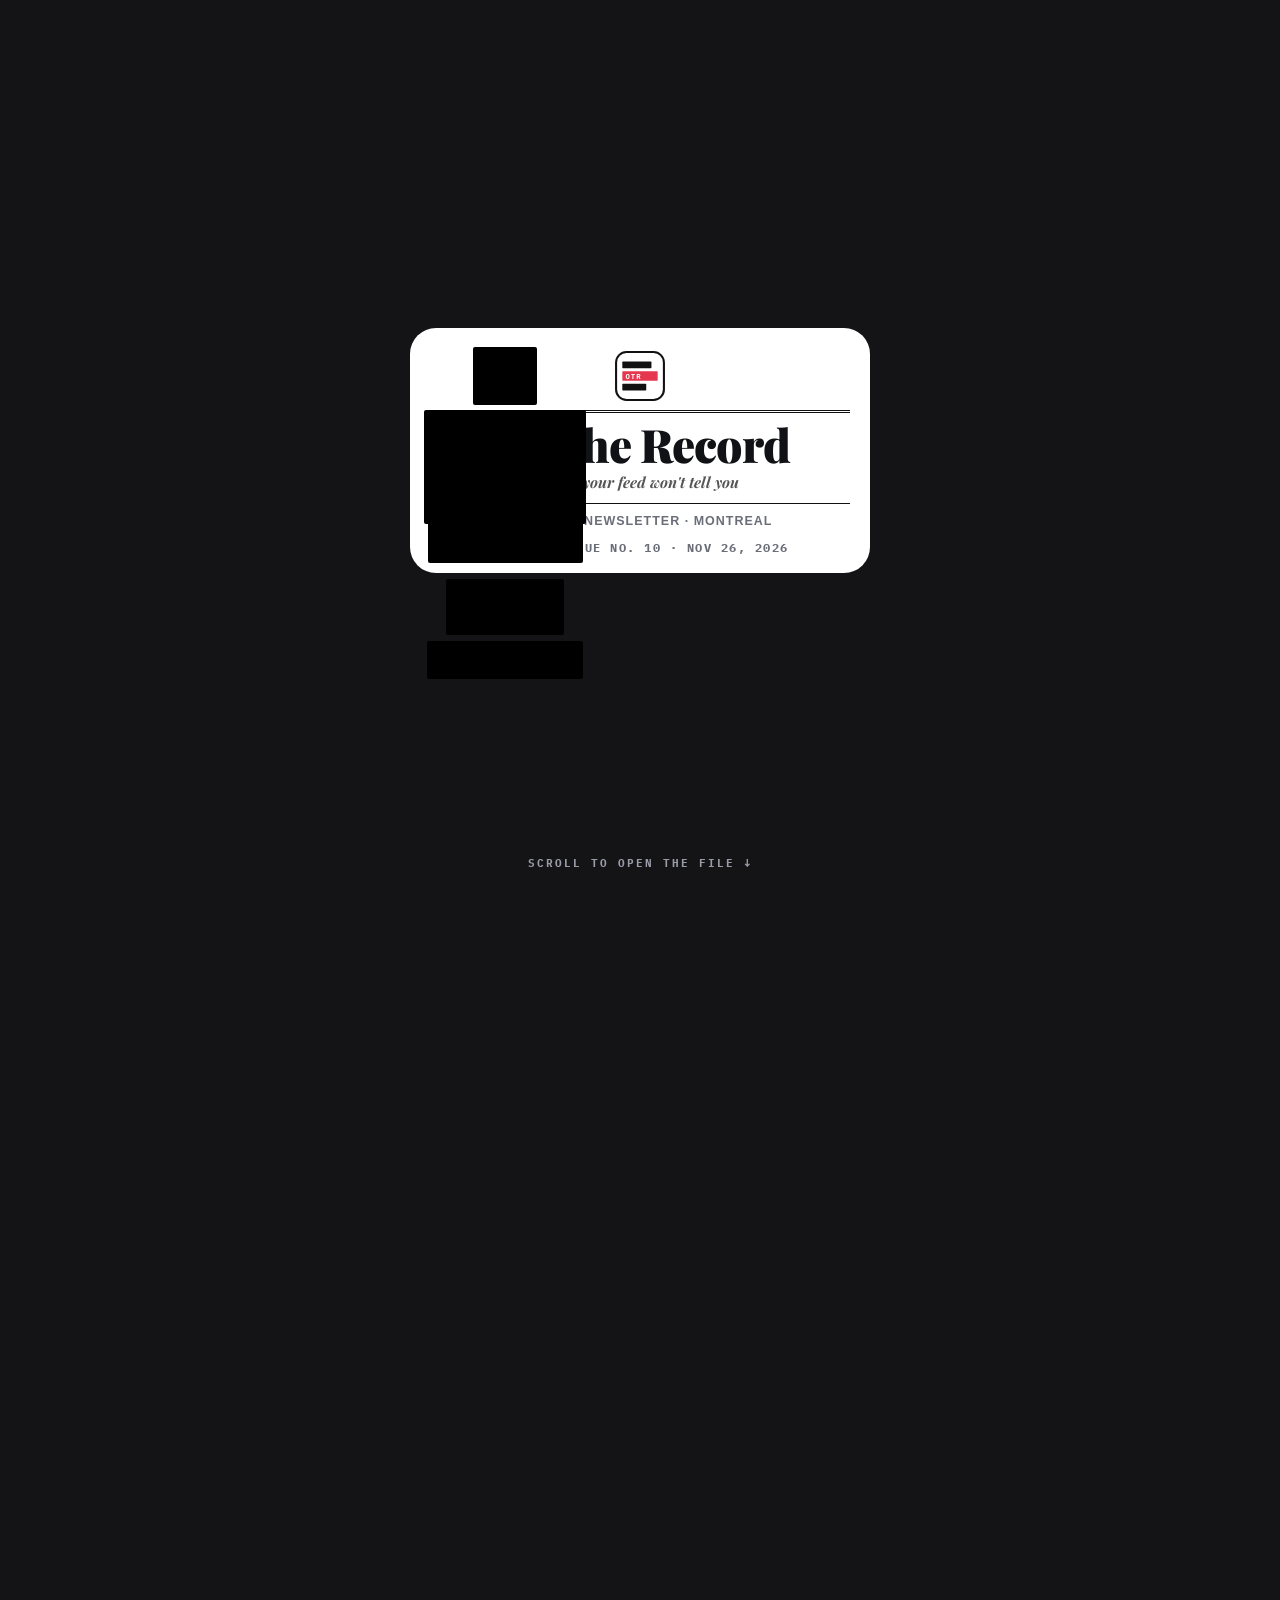
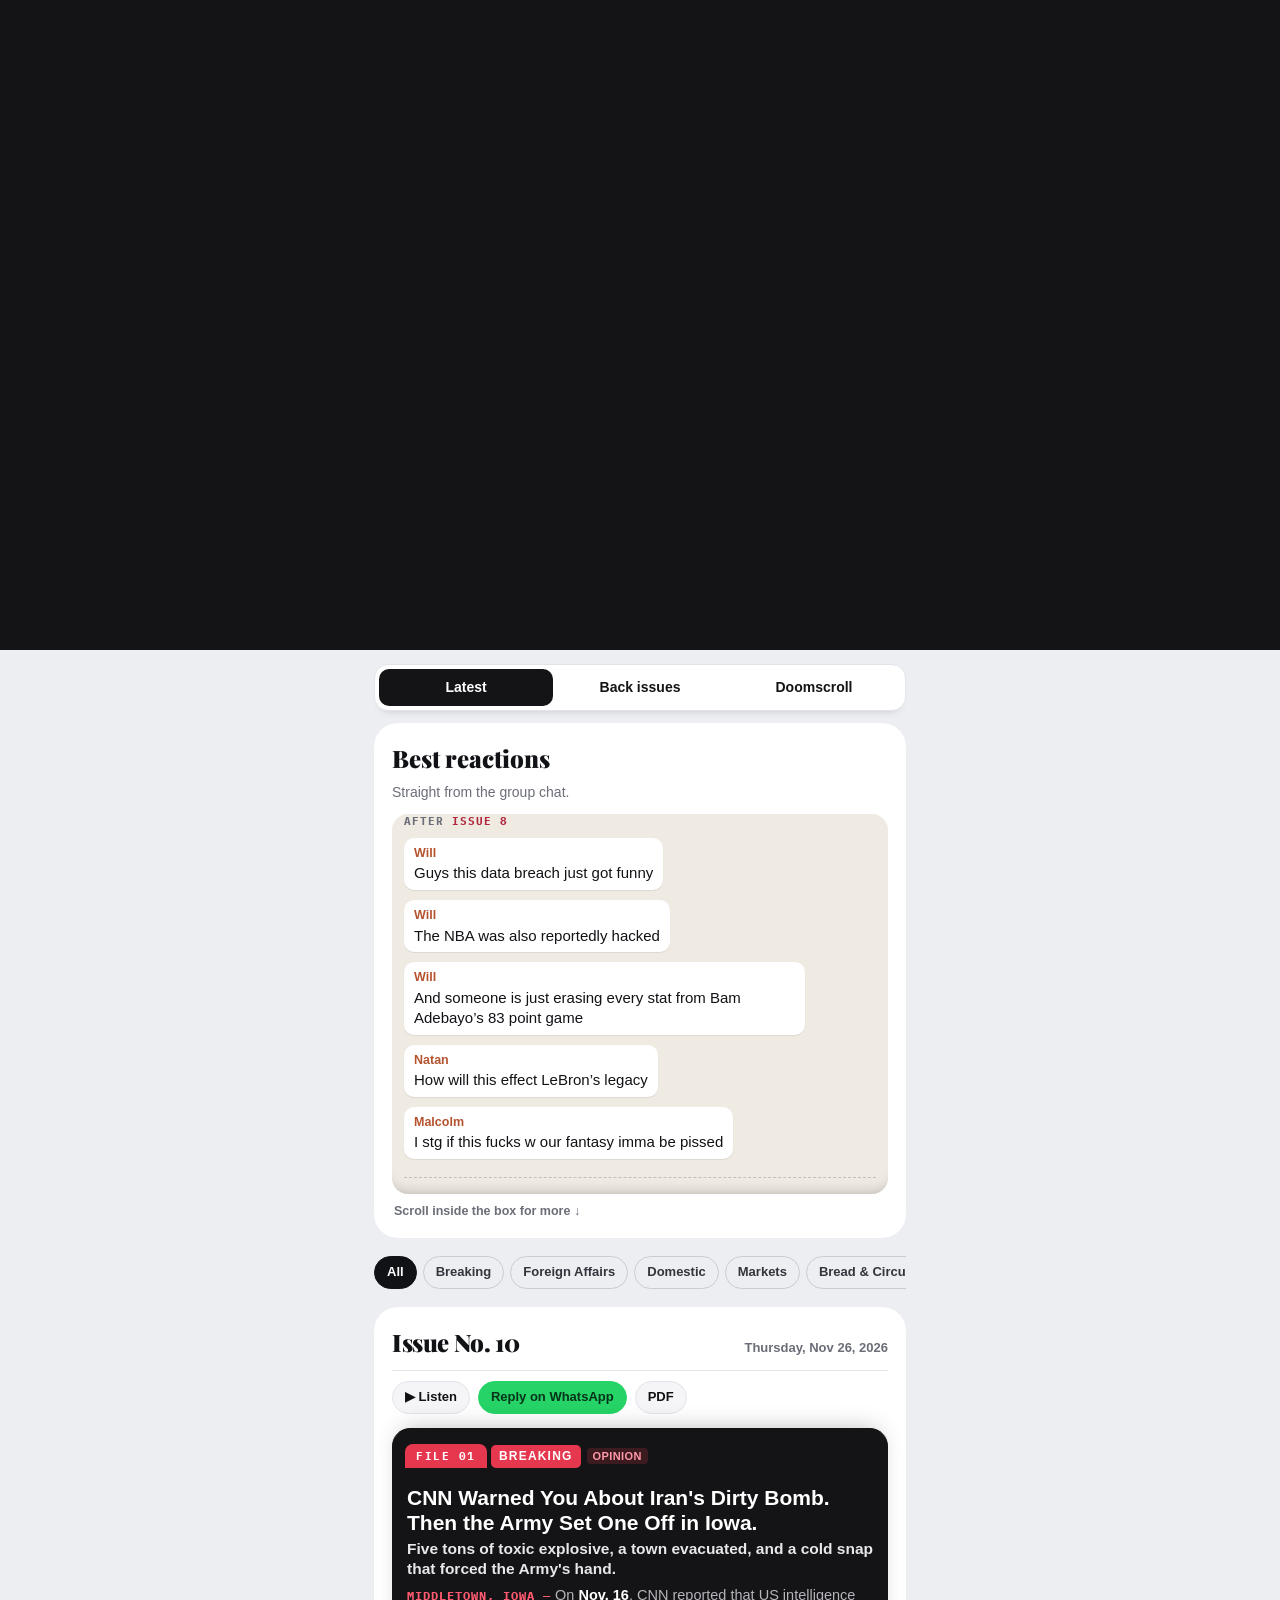
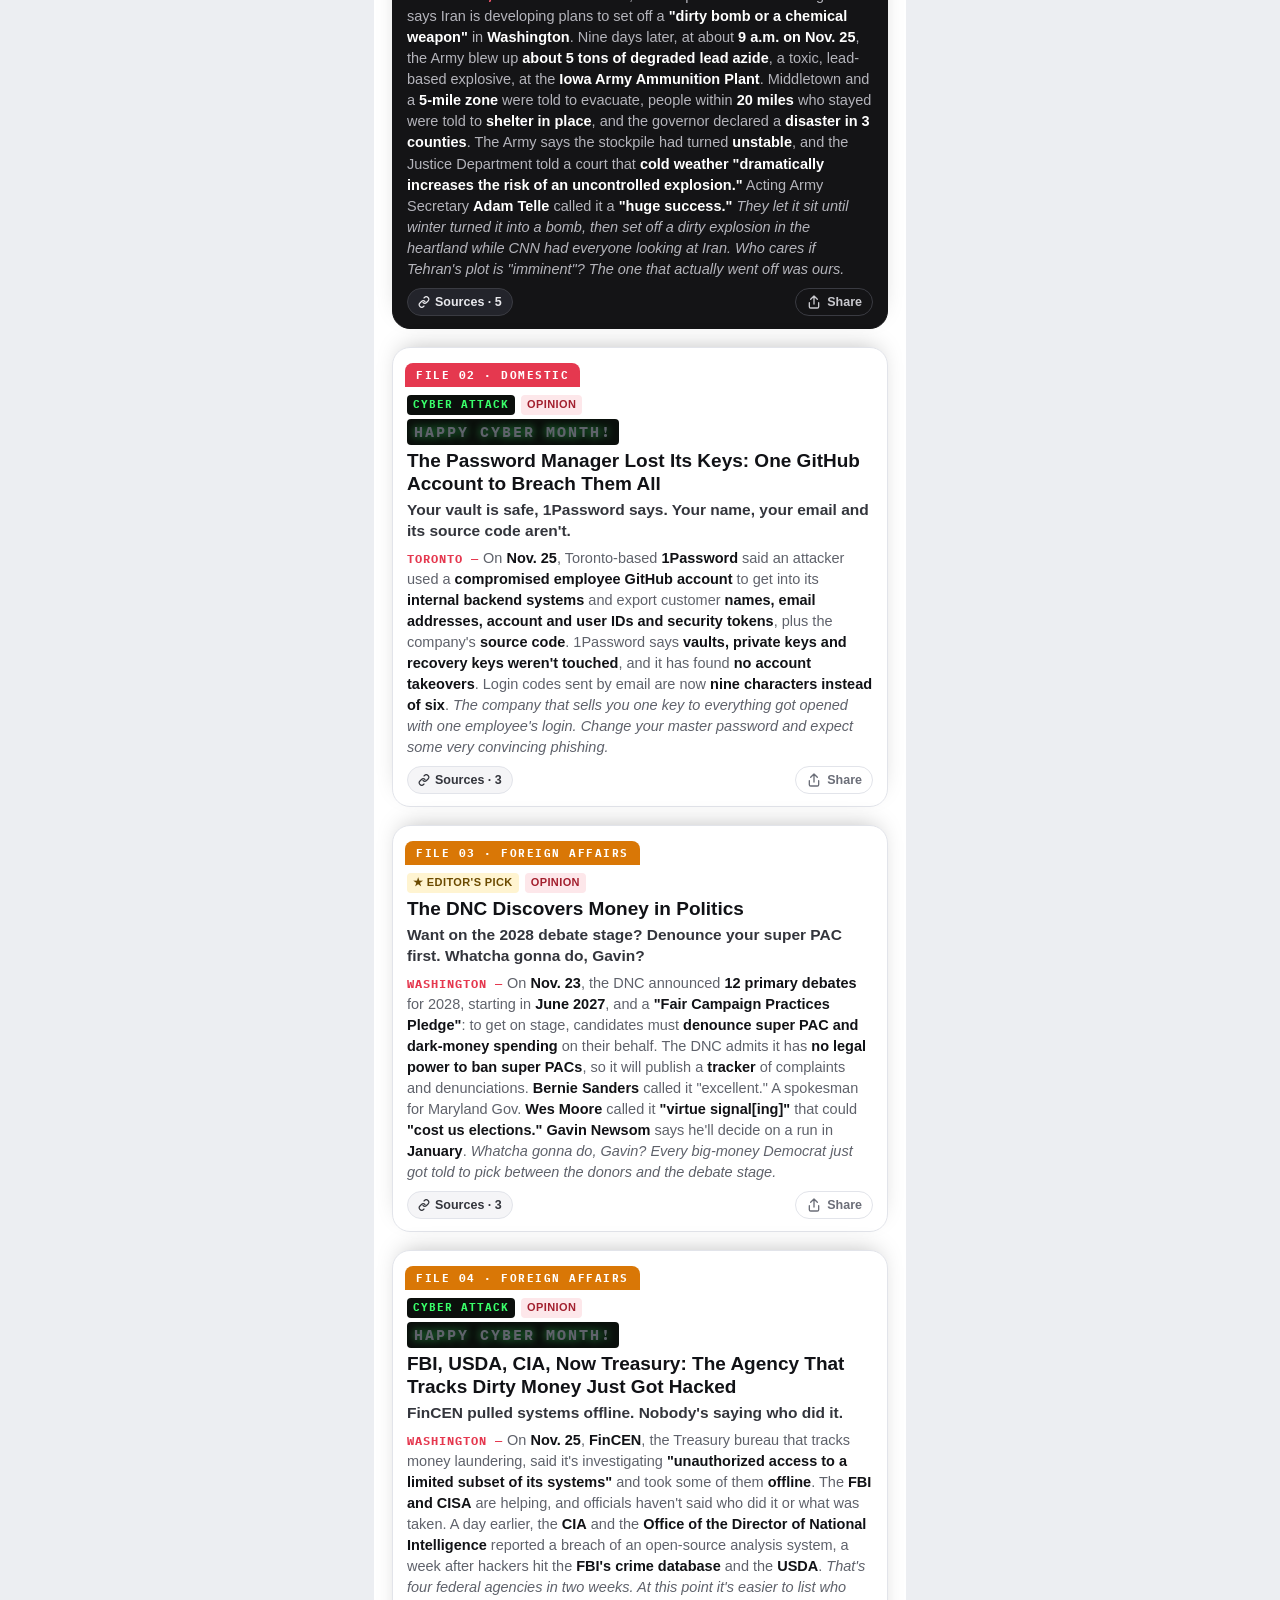
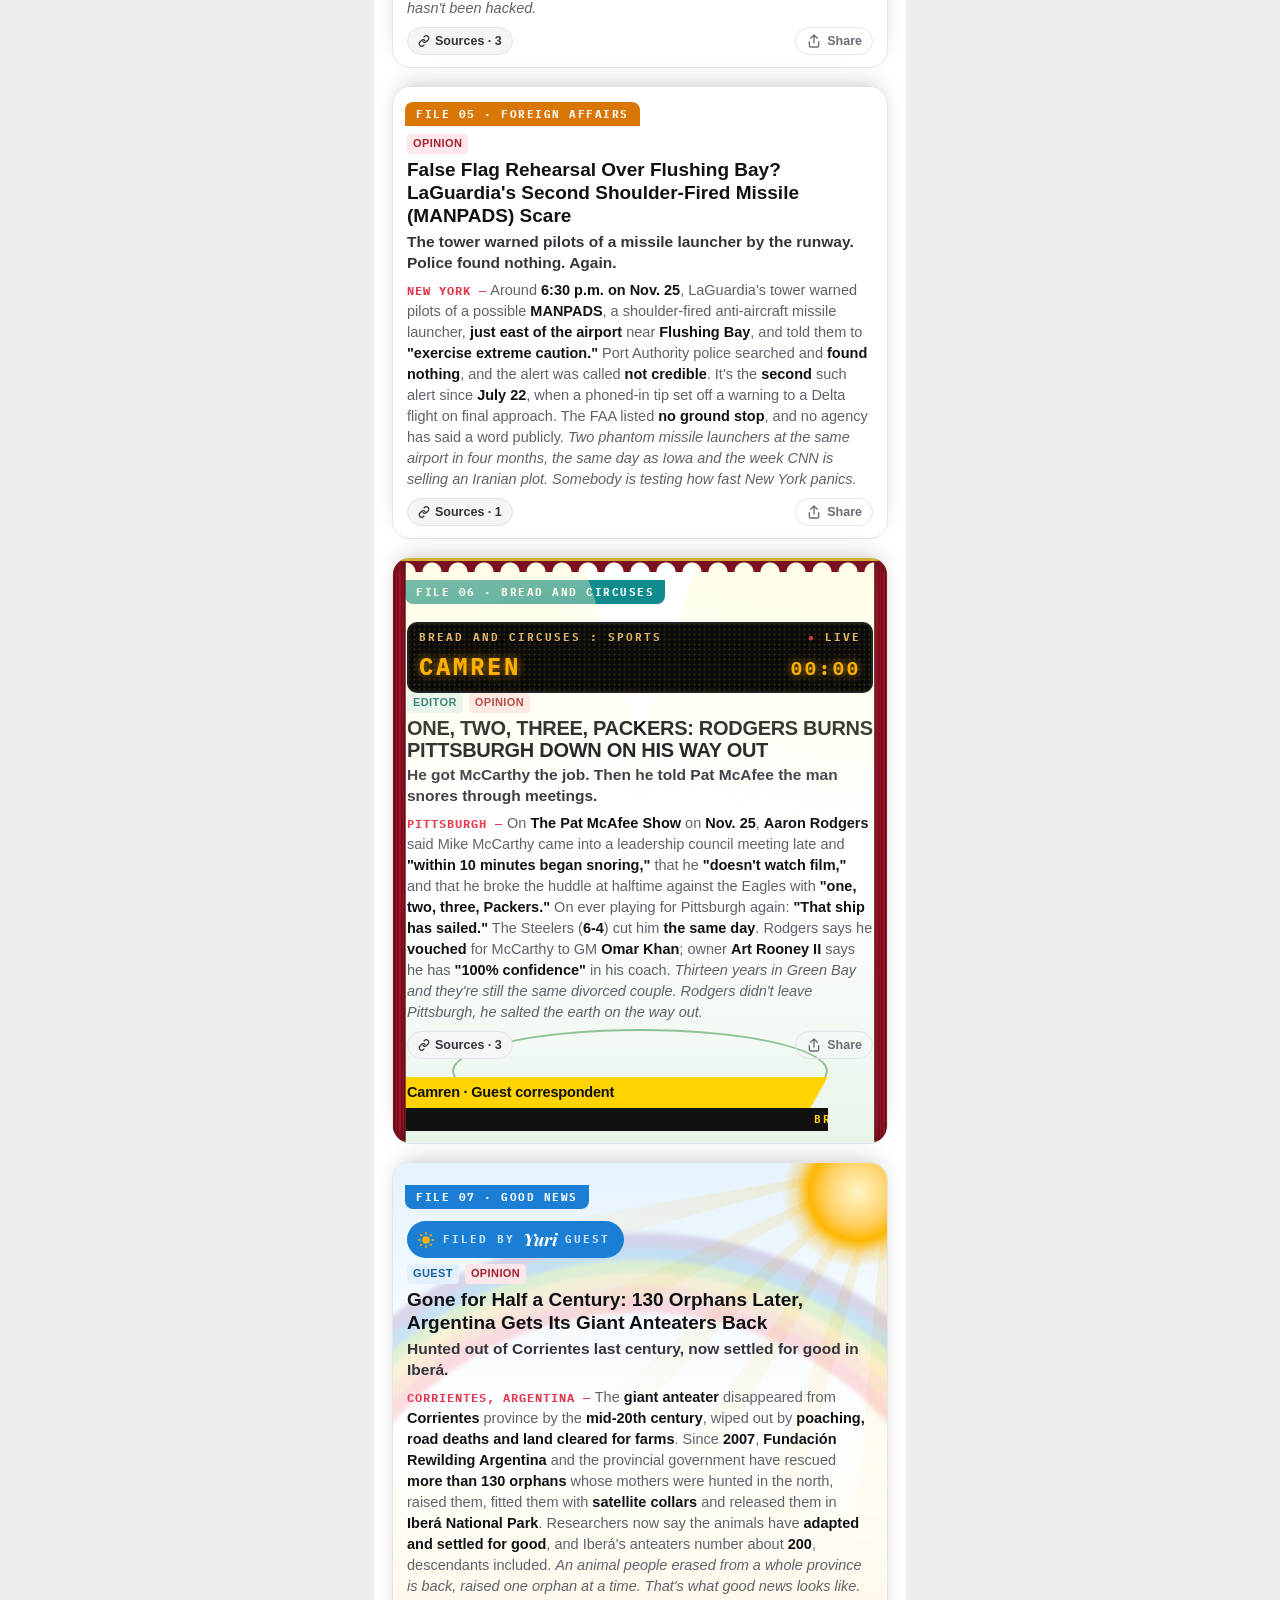
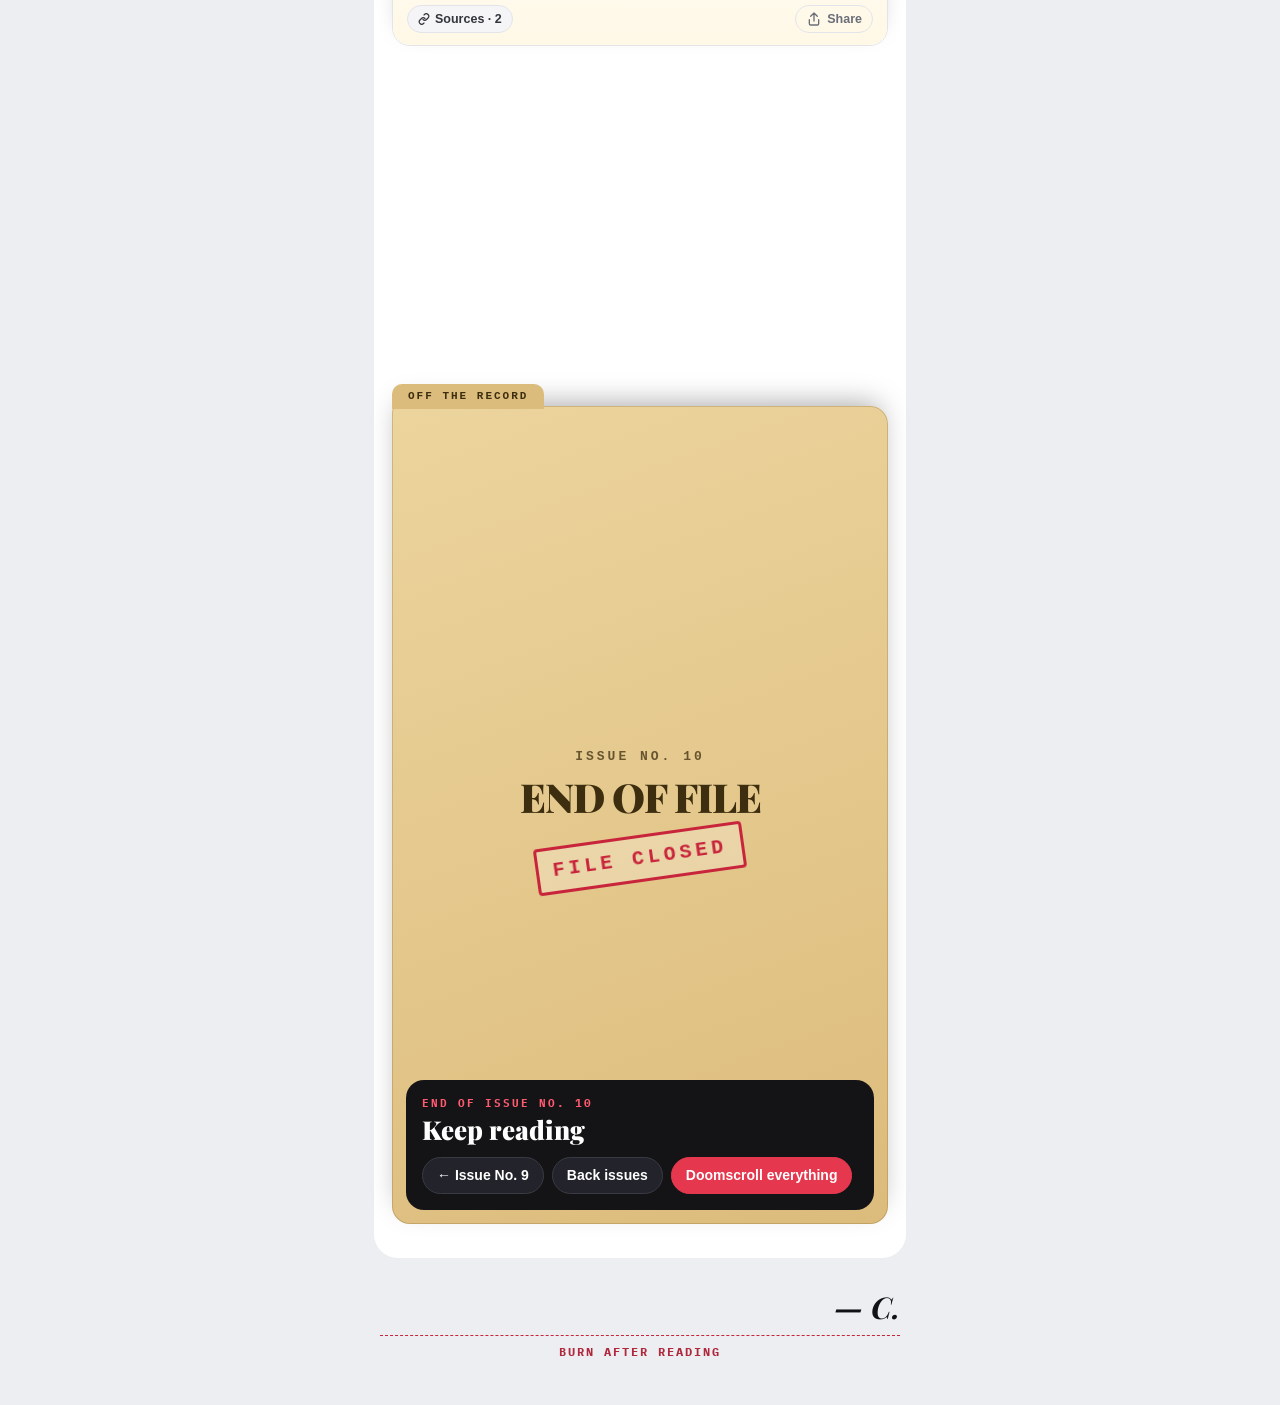
<file: index.html>
<!doctype html>
<html lang="en">
<head>
<meta charset="utf-8">
<meta name="viewport" content="width=device-width, initial-scale=1">
<title>Off the Record · What your feed won't tell you</title>
<meta name="description" content="Off the Record: a weekly newsletter. Every issue, newest first.">
<meta name="color-scheme" content="light dark">
<meta property="og:type" content="website">
<meta property="og:title" content="Off the Record · Issue No. 10">
<meta property="og:description" content="What your feed won't tell you. Every issue, newest first.">
<meta property="og:url" content="https://camrenmulcair.github.io/off-the-record/">
<meta property="og:image" content="https://camrenmulcair.github.io/off-the-record/media/og.png">
<meta property="og:image:width" content="1200"><meta property="og:image:height" content="630">
<meta property="og:image:alt" content="Off the Record masthead with a red Not for Distribution stamp">
<meta name="twitter:card" content="summary_large_image">
<meta name="theme-color" content="#eceef2" media="(prefers-color-scheme: light)">
<meta name="theme-color" content="#0e0f12" media="(prefers-color-scheme: dark)">
<link rel="icon" href="media/icon.png">
<link rel="stylesheet" href="style.css?v=f2293be1">
<link rel="stylesheet" href="views.css?v=80ab8ea9">
<script>document.documentElement.classList.add('js')</script>
</head>
<body>
<a class="skip" href="#issue-10">Skip to the latest issue</a>
<section class="cover" id="cover" aria-label="Off the Record">
  <div class="pin">
    <header class="mast" id="folder">
      <svg class="logo" width="52" height="52" viewBox="0 0 100 100" aria-hidden="true" focusable="false"><rect x="4" y="4" width="92" height="92" rx="20" fill="#fff" stroke="#111" stroke-width="4"/><rect x="16" y="22" width="56" height="13" rx="1.5" fill="#111"/><rect x="16" y="41" width="68" height="18" rx="1.5" fill="#e5384f"/><text x="22" y="55" font-family="IBM Plex Mono, monospace" font-weight="700" font-size="14" fill="#fff" letter-spacing="2">OTR</text><rect x="16" y="65" width="46" height="13" rx="1.5" fill="#111"/></svg>
      <div class="box"><h1>Off the Record</h1><p class="tg">What your feed won't tell you</p></div>
      <p class="il">A weekly newsletter · Montreal</p>
      <p class="il2">Latest: Issue No. 10 · Nov 26, 2026</p>
      <div class="stamp" id="cstamp" aria-hidden="true">NOT FOR DISTRIBUTION</div>
    </header>
    <p class="hint" id="hint" aria-hidden="true">SCROLL TO OPEN THE FILE ↓</p>
  </div>
</section>
<div class="col">

<div class="views" role="group" aria-label="How to read"><button type="button" data-view="latest" aria-pressed="true">Latest</button><button type="button" data-view="stand" aria-pressed="false">Back issues</button><button type="button" data-view="doom" aria-pressed="false">Doomscroll</button></div>
<div class="doomorder" role="group" aria-label="Order" hidden><button type="button" data-order="new" aria-pressed="true">Newest first</button><button type="button" data-order="old" aria-pressed="false">Oldest first</button></div>
<section class="panel" id="reactions" aria-labelledby="h-rx">
  <h2 id="h-rx">Best reactions</h2>
  <p class="sub">Straight from the group chat.</p>
  <div class="rx-window" data-lenis-prevent tabindex="0" aria-label="Group chat reactions, scrollable"><figure class="thread"><figcaption>After <a href="#issue-8">Issue 8</a></figcaption><div class="bub l"><span class="nm">Will</span>Guys this data breach just got funny</div><div class="bub l"><span class="nm">Will</span>The NBA was also reportedly hacked</div><div class="bub l"><span class="nm">Will</span>And someone is just erasing every stat from Bam Adebayo’s 83 point game</div><div class="bub l"><span class="nm">Natan</span>How will this effect LeBron’s legacy</div><div class="bub l"><span class="nm">Malcolm</span>I stg if this fucks w our fantasy imma be pissed</div></figure><figure class="thread"><figcaption>After <a href="#issue-7">Issue 7</a></figcaption><div class="bub l"><span class="nm">Luca</span>Pool this week</div><div class="bub l"><span class="nm">Luca</span>Need to get my mind off the whole world war 3 things</div></figure><figure class="thread"><figcaption>After <a href="#issue-7">Issue 7</a></figcaption><div class="bub l"><span class="nm">Nikko</span>Please vibe code harder camren</div><div class="bub r"><span class="nm">Camren</span>Claude fix dates</div><div class="bub r"><span class="nm">Camren</span>It’s been fixed thank you lol</div><div class="bub l"><span class="nm">Milosz</span>Re: Off the Record, Issue 6 — jensen had a 3rd affair with my wealthsimple account 😔</div><div class="bub l"><span class="nm">Malcolm</span>Cam can u also explain why outlook is down</div><div class="bub l"><span class="nm">Malcolm</span>In the next issue</div><div class="bub l"><span class="nm">Yuri</span>Microsoft pushes out monthly updates on Tuesdays, it’s possible they just fucked something up and it shut down a data center</div><div class="bub l"><span class="nm">Malcolm</span>It was great for me, much less work to do</div><div class="bub l"><span class="nm">Nikko</span>Sucks that teams was still working though</div><div class="bub l"><span class="nm">Malcolm</span>Frl</div></figure><figure class="thread"><figcaption>After <a href="#issue-5">Issue 5</a></figcaption><div class="bub r"><span class="nm">Camren</span>Write wtv you want but Kirk back to the Vikings 👀</div><div class="bub r"><span class="nm">Camren</span>Also it can be Abt movies if you prefer</div><div class="bub r"><span class="nm">Camren</span>Or any other media</div><div class="bub l"><span class="nm">Will</span>That’s breaking news</div><div class="bub r"><span class="nm">Camren</span>Lmao</div><div class="bub r"><span class="nm">Camren</span>I feel like 6 milllion dead in Africa to war kinda overshadows</div><div class="bub l"><span class="nm">Will</span>Ummm actually I think James Gunn leaving DC is bigger than that</div></figure><figure class="thread"><figcaption>After <a href="#issue-4">Issue 4</a></figcaption><div class="bub l"><span class="nm">Blaise</span>sorry cam i can’t help but notice you forgot to include an article about bryce hall getting into a fight</div><div class="bub r"><span class="nm">Camren</span>I fear thermonuclear war drums and Canada’s entire GdP worth of losses in the s&amp;p overshadowed that this week</div></figure><figure class="thread"><figcaption>After <a href="#issue-2">Issue 2</a></figcaption><div class="bub l"><span class="nm">Yuri</span>Yo this is pretty good stuff</div></figure></div>
  <p class="rx-more">Scroll inside the box for more ↓</p>
</section>
<div class="controls">
  <div class="filters" role="group" aria-label="Show only one section"><button type="button" class="fl" data-f="all" aria-pressed="true">All</button><button type="button" class="fl" data-f="breaking" aria-pressed="false">Breaking</button><button type="button" class="fl" data-f="foreign" aria-pressed="false">Foreign Affairs</button><button type="button" class="fl" data-f="domestic" aria-pressed="false">Domestic</button><button type="button" class="fl" data-f="markets" aria-pressed="false">Markets</button><button type="button" class="fl" data-f="circus" aria-pressed="false">Bread &amp; Circuses</button><button type="button" class="fl" data-f="good" aria-pressed="false">Good News</button><button type="button" class="fl" data-f="calls" aria-pressed="false">Last Week's Call</button></div>
  <div class="bcf" role="group" aria-label="Bread and Circuses writers" hidden><button type="button" class="bcc" data-w="all" aria-pressed="true">Everyone</button><button type="button" class="bcc" data-w="Camren" aria-pressed="false">Camren</button><button type="button" class="bcc" data-w="Will" aria-pressed="false">Will</button><button type="button" class="bcc" data-w="Blaise" aria-pressed="false">Blaise</button><button type="button" class="bcc" data-k="sports" aria-pressed="false">Sports only</button><button type="button" class="bcc" data-k="media" aria-pressed="false">Media only</button></div>
  <div class="gnf" role="group" aria-label="Good News writers" hidden><button type="button" class="gnc" data-w="all" aria-pressed="true">Everyone</button><button type="button" class="gnc" data-w="Yuri" aria-pressed="false">Yuri</button><button type="button" class="gnc" data-w="Milosz" aria-pressed="false">Milosz</button></div>
</div>
<p class="sr-only" id="announce" aria-live="polite"></p>
<section class="stand" id="stand" aria-labelledby="h-stand" hidden>
  <div class="kiosk">
    <div class="roof" aria-hidden="true"><span class="frieze"></span><span class="sign">NEWS · OFF THE RECORD · ALL EDITIONS</span><span class="bulbs"></span></div>
    <div class="booth">
      <div class="stand-in">
        <h2 id="h-stand">Back issues</h2>
        <p class="sub">Every file on the rack. Pick one.</p>
        <span class="card c1" aria-hidden="true">ALL FILES<br><b>FREE</b></span>
        <div class="rack"><button type="button" class="dossier th-manila" data-open="10"><span class="d-tab">FILE NO. 10</span><span class="d-date">Thursday, Nov 26, 2026</span><span class="d-brk">BREAKING</span><span class="d-h">CNN Warned You About Iran&#x27;s Dirty Bomb. Then the Army Set One Off in Iowa.</span><span class="d-n">7 stories</span><span class="d-st" aria-hidden="true">NEW</span></button><button type="button" class="dossier th-war" data-open="9"><span class="d-tab">FILE NO. 9</span><span class="d-date">Tuesday, Nov 24, 2026</span><span class="d-kick">&#9876; WAR FILE</span><span class="d-holes" aria-hidden="true"></span><span class="d-brk">BREAKING</span><span class="d-h">Blockade, Meet the Jerry Can: The US Navy vs. Iran&#x27;s Pakistan Back Door</span><span class="d-n">9 stories</span><span class="d-st" aria-hidden="true">TOP SECRET</span></button><button type="button" class="dossier th-cyber" data-open="8"><span class="d-tab">FILE NO. 8</span><span class="d-date">Thursday, Nov 19, 2026</span><span class="d-kick">HAPPY CYBER MONTH!</span><span class="d-brk">BREAKING</span><span class="d-h">The Agency That Hears Everything Can&#x27;t Hear Itself. NSA Still Down 3 Days Later, Mid-War.</span><span class="d-n">8 stories</span><span class="d-st" aria-hidden="true">NOT FOR DISTRIBUTION</span></button><button type="button" class="dossier th-manila" data-open="7"><span class="d-tab">FILE NO. 7</span><span class="d-date">Tuesday, Nov 17, 2026</span><span class="d-brk">BREAKING</span><span class="d-h">Called It Again: The CIA Wasn&#x27;t Sure. Rubio&#x27;s Memo Was.</span><span class="d-n">12 stories</span><span class="d-st" aria-hidden="true">NOT FOR DISTRIBUTION</span></button><button type="button" class="dossier th-manila" data-open="6"><span class="d-tab">FILE NO. 6</span><span class="d-date">Thursday, Nov 12, 2026</span><span class="d-brk">BREAKING</span><span class="d-h">The Leather Jacket Comes Off. The Affairs Are the Cover Story.</span><span class="d-n">5 stories</span><span class="d-st" aria-hidden="true">NOT FOR DISTRIBUTION</span></button><button type="button" class="dossier th-manila" data-open="5"><span class="d-tab">FILE NO. 5</span><span class="d-date">Tuesday, Nov 10, 2026</span><span class="d-brk">BREAKING</span><span class="d-h">Hegseth and Rubio Reach for the Nuremberg Playbook</span><span class="d-n">7 stories</span><span class="d-st" aria-hidden="true">NOT FOR DISTRIBUTION</span></button><button type="button" class="dossier th-manila" data-open="4"><span class="d-tab">FILE NO. 4</span><span class="d-date">Thursday, Nov 5, 2026</span><span class="d-brk">BREAKING</span><span class="d-h">8th Largest Economy in the World Sees Regime Change for the First Time in Decades</span><span class="d-n">4 stories</span><span class="d-st" aria-hidden="true">NOT FOR DISTRIBUTION</span></button><button type="button" class="dossier th-war" data-open="3"><span class="d-tab">FILE NO. 3</span><span class="d-date">Tuesday, Nov 3, 2026</span><span class="d-kick">&#9876; WAR FILE</span><span class="d-holes" aria-hidden="true"></span><span class="d-brk">BREAKING</span><span class="d-h">Nuke the Mountain, Lose the War</span><span class="d-n">4 stories</span><span class="d-st" aria-hidden="true">TOP SECRET</span></button><button type="button" class="dossier th-manila" data-open="2"><span class="d-tab">FILE NO. 2</span><span class="d-date">Thursday, Oct 29, 2026</span><span class="d-brk">BREAKING</span><span class="d-h">Trump Accused of Rape? Again? And It&#x27;s Not His Wife? Woooow.</span><span class="d-n">6 stories</span><span class="d-st" aria-hidden="true">NOT FOR DISTRIBUTION</span></button><button type="button" class="dossier th-war" data-open="1"><span class="d-tab">FILE NO. 1</span><span class="d-date">Tuesday, Oct 27, 2026</span><span class="d-kick">&#9876; WAR FILE</span><span class="d-holes" aria-hidden="true"></span><span class="d-brk">BREAKING</span><span class="d-h">Oh Sweet! Finally, Modular Nuclear!</span><span class="d-n">7 stories</span><span class="d-st" aria-hidden="true">TOP SECRET</span></button></div>
      </div>
    </div>
    <div class="counter" aria-hidden="true"><span class="stack"><b>CNN Warned You About Iran&#x27;s Dirty Bomb. Then the Army Set One Off in Iowa.</b></span><span class="stack"><b>Blockade, Meet the Jerry Can: The US Navy vs. Iran&#x27;s Pakistan Back Door</b></span><span class="stack"><b>The Agency That Hears Everything Can&#x27;t Hear Itself. NSA Still Down 3 Days Later, Mid-War.</b></span></div>
  </div>
  <div class="street" aria-hidden="true"><span class="crate"></span><span class="box"></span><span class="card c2">EXTRA!<br>EXTRA!</span></div>
</section>
<main>
<article class="issue latest" id="issue-10" data-n="10" aria-labelledby="h-issue-10">
  <button type="button" class="to-stand" data-view="stand">← Back to the newsstand</button>
  <header class="ihead"><h2 id="h-issue-10">Issue No. 10</h2><span class="idate">Thursday, Nov 26, 2026</span></header>
  <div class="iactions">
    <button class="listen" type="button" aria-pressed="false"><span aria-hidden="true">▶</span> Listen</button>
    <a class="reply" href="https://wa.me/?text=Re%3A%20Off%20the%20Record%2C%20Issue%2010%20%E2%80%94%20" target="_blank" rel="noopener">Reply on WhatsApp</a>
    <a class="pdf" href="issues/off-the-record-issue-10.pdf">PDF</a>
  </div>
  <div class="ibody">
  <div class="brk reveal" data-f="breaking" id="i10-cnn-warned-you-about-iran-s-dirty-bomb-t"><span aria-hidden="true" class="ftab" style="--tab:#141416">FILE 01</span>
<span class="lab">BREAKING</span><span class="tag">Opinion</span>
<h3 class="hl"><span>CNN Warned You About Iran's Dirty Bomb. Then the Army Set One Off in Iowa.</span></h3>
<p class="dek"><span class="rd">Five tons of toxic explosive, a town evacuated, and a cold snap that forced the Army's hand.</span></p>
<p class="bl"><span class="rd"><span class="dl">MIDDLETOWN, IOWA —</span> On <strong class="k">Nov. 16</strong>, CNN reported that US intelligence says Iran is developing plans to set off a <strong class="k">"dirty bomb or a chemical weapon"</strong> in <strong class="k">Washington</strong>. Nine days later, at about <strong class="k">9 a.m. on Nov. 25</strong>, the Army blew up <strong class="k">about 5 tons of degraded lead azide</strong>, a toxic, lead-based explosive, at the <strong class="k">Iowa Army Ammunition Plant</strong>. Middletown and a <strong class="k">5-mile zone</strong> were told to evacuate, people within <strong class="k">20 miles</strong> who stayed were told to <strong class="k">shelter in place</strong>, and the governor declared a <strong class="k">disaster in 3 counties</strong>. The Army says the stockpile had turned <strong class="k">unstable</strong>, and the Justice Department told a court that <strong class="k">cold weather "dramatically increases the risk of an uncontrolled explosion."</strong> Acting Army Secretary <strong class="k">Adam Telle</strong> called it a <strong class="k">"huge success."</strong> <em>They let it sit until winter turned it into a bomb, then set off a dirty explosion in the heartland while CNN had everyone looking at Iran. Who cares if Tehran's plot is "imminent"? The one that actually went off was ours.</em></span></p>
<div class="st-tools"><details class="sources"><summary>Sources · 5</summary><ul><li><a href="https://www.cnn.com/2026/11/16/politics/us-intelligence-iran-dirty-bomb" rel="noopener" target="_blank">CNN: US intel indicates Iran developing plans to potentially detonate a dirty bomb in Washington</a></li><li><a href="https://www.reuters.com/world/us/iowa-town-braces-planned-detonation-lead-based-explosives-stockpile-2026-11-25/" rel="noopener" target="_blank">Reuters: US Army declares success in detonation of lead-based explosives stockpile in Iowa</a></li><li><a href="https://abcnews.com/US/iowa-detonation-timeline-led-controlled-explosion-degraded-lead/story?id=138419343" rel="noopener" target="_blank">ABC News: Iowa detonation timeline: What led up to controlled explosion of degraded lead azide</a></li><li><a href="https://www.npr.org/2026/11/25/nx-s1-6052338/army-detonation-lead-explosives-iowa" rel="noopener" target="_blank">NPR: Army detonates nearly five tons of lead-based explosives in Iowa</a></li><li><a href="https://www.wsj.com/us-news/army-set-to-detonate-tons-of-toxic-lead-explosives-in-iowa-e6815c2a" rel="noopener" target="_blank">WSJ: Army Detonates Tons of Toxic Lead Explosives in Iowa</a></li></ul></details><button aria-label="Share this story: CNN Warned You About Iran's Dirty Bomb. Then the Army Set One Off in Iowa." class="share" data-id="i10-cnn-warned-you-about-iran-s-dirty-bomb-t" data-title="CNN Warned You About Iran's Dirty Bomb. Then the Army Set One Off in Iowa." type="button"><svg aria-hidden="true" height="16" viewbox="0 0 24 24" width="16"><path d="M12 3v12M7 8l5-5 5 5M5 13v6a2 2 0 0 0 2 2h10a2 2 0 0 0 2-2v-6" fill="none" stroke="currentColor" stroke-linecap="round" stroke-linejoin="round" stroke-width="2"></path></svg><span>Share</span></button></div></div><h3 class="sec" data-f="domestic" style="color:#e5384f">Domestic</h3><div class="story reveal" data-f="domestic" id="i10-the-password-manager-lost-its-keys-one-g"><span aria-hidden="true" class="ftab" style="--tab:#e5384f">FILE 02 · DOMESTIC</span>
<div class="src"><span class="tag cy">Cyber attack</span><span class="tag o">Opinion</span></div>
<p class="hcm">HAPPY CYBER MONTH!</p>
<h4 class="hl"><span>The Password Manager Lost Its Keys: One GitHub Account to Breach Them All</span></h4>
<p class="dek"><span class="rd">Your vault is safe, 1Password says. Your name, your email and its source code aren't.</span></p>
<p class="bl"><span class="rd"><span class="dl">TORONTO —</span> On <strong class="k">Nov. 25</strong>, Toronto-based <strong class="k">1Password</strong> said an attacker used a <strong class="k">compromised employee GitHub account</strong> to get into its <strong class="k">internal backend systems</strong> and export customer <strong class="k">names, email addresses, account and user IDs and security tokens</strong>, plus the company's <strong class="k">source code</strong>. 1Password says <strong class="k">vaults, private keys and recovery keys weren't touched</strong>, and it has found <strong class="k">no account takeovers</strong>. Login codes sent by email are now <strong class="k">nine characters instead of six</strong>. <em>The company that sells you one key to everything got opened with one employee's login. Change your master password and expect some very convincing phishing.</em></span></p>
<div class="st-tools"><details class="sources"><summary>Sources · 3</summary><ul><li><a href="https://thehackernews.com/2026/11/1password-hacked-customer-data-and.html" rel="noopener" target="_blank">The Hacker News: 1Password Hacked, Customer Data and Source Code Stolen in GitHub Account Breach</a></li><li><a href="https://www.pcworld.com/article/3297838/1passwords-hack-feels-a-little-too-familiar-for-comfort.html" rel="noopener" target="_blank">PCWorld: 1Password's hack feels a little too familiar for comfort</a></li><li><a href="https://www.securityweek.com/1password-breach-exposes-customer-data-internal-source-code/" rel="noopener" target="_blank">SecurityWeek: 1Password Breach Exposes Customer Data, Internal Source Code</a></li></ul></details><button aria-label="Share this story: The Password Manager Lost Its Keys: One GitHub Account to Breach Them All" class="share" data-id="i10-the-password-manager-lost-its-keys-one-g" data-title="The Password Manager Lost Its Keys: One GitHub Account to Breach Them All" type="button"><svg aria-hidden="true" height="16" viewbox="0 0 24 24" width="16"><path d="M12 3v12M7 8l5-5 5 5M5 13v6a2 2 0 0 0 2 2h10a2 2 0 0 0 2-2v-6" fill="none" stroke="currentColor" stroke-linecap="round" stroke-linejoin="round" stroke-width="2"></path></svg><span>Share</span></button></div></div><h3 class="sec" data-f="foreign" style="color:#d97706;margin-top:22px">Foreign Affairs</h3><div class="story reveal" data-f="foreign" id="i10-the-dnc-discovers-money-in-politics"><span aria-hidden="true" class="ftab" style="--tab:#d97706">FILE 03 · FOREIGN AFFAIRS</span>
<div class="src"><span class="pick">★ Editor's Pick</span><span class="tag o">Opinion</span></div>
<h4 class="hl"><span>The DNC Discovers Money in Politics</span></h4>
<p class="dek"><span class="rd">Want on the 2028 debate stage? Denounce your super PAC first. Whatcha gonna do, Gavin?</span></p>
<p class="bl"><span class="rd"><span class="dl">WASHINGTON —</span> On <strong class="k">Nov. 23</strong>, the DNC announced <strong class="k">12 primary debates</strong> for 2028, starting in <strong class="k">June 2027</strong>, and a <strong class="k">"Fair Campaign Practices Pledge"</strong>: to get on stage, candidates must <strong class="k">denounce super PAC and dark-money spending</strong> on their behalf. The DNC admits it has <strong class="k">no legal power to ban super PACs</strong>, so it will publish a <strong class="k">tracker</strong> of complaints and denunciations. <strong class="k">Bernie Sanders</strong> called it "excellent." A spokesman for Maryland Gov. <strong class="k">Wes Moore</strong> called it <strong class="k">"virtue signal[ing]"</strong> that could <strong class="k">"cost us elections."</strong> <strong class="k">Gavin Newsom</strong> says he'll decide on a run in <strong class="k">January</strong>. <em>Whatcha gonna do, Gavin? Every big-money Democrat just got told to pick between the donors and the debate stage.</em></span></p>
<div class="st-tools"><details class="sources"><summary>Sources · 3</summary><ul><li><a href="https://www.cnn.com/2026/11/23/politics/democrats-2028-debates-dnc-rules-dark-money-pledge" rel="noopener" target="_blank">CNN: DNC plans to hold 12 debates for 2028 primary, with a new rule for Democrats who want in</a></li><li><a href="https://www.axios.com/2026/11/23/dnc-super-pacs-limits-2028-primary" rel="noopener" target="_blank">Axios: DNC limits 2028 primary candidates' ties to big-money groups</a></li><li><a href="https://time.com/article/2026/11/23/to-debate-in-2028-democrats-will-have-to-disavow-dark-money/" rel="noopener" target="_blank">Time: To Debate in 2028, Democrats Will Have to Disavow Dark Money</a></li></ul></details><button aria-label="Share this story: The DNC Discovers Money in Politics" class="share" data-id="i10-the-dnc-discovers-money-in-politics" data-title="The DNC Discovers Money in Politics" type="button"><svg aria-hidden="true" height="16" viewbox="0 0 24 24" width="16"><path d="M12 3v12M7 8l5-5 5 5M5 13v6a2 2 0 0 0 2 2h10a2 2 0 0 0 2-2v-6" fill="none" stroke="currentColor" stroke-linecap="round" stroke-linejoin="round" stroke-width="2"></path></svg><span>Share</span></button></div></div><div class="story reveal" data-f="foreign" id="i10-fbi-usda-cia-now-treasury-the-agency-tha"><span aria-hidden="true" class="ftab" style="--tab:#d97706">FILE 04 · FOREIGN AFFAIRS</span>
<div class="src"><span class="tag cy">Cyber attack</span><span class="tag o">Opinion</span></div>
<p class="hcm">HAPPY CYBER MONTH!</p>
<h4 class="hl"><span>FBI, USDA, CIA, Now Treasury: The Agency That Tracks Dirty Money Just Got Hacked</span></h4>
<p class="dek"><span class="rd">FinCEN pulled systems offline. Nobody's saying who did it.</span></p>
<p class="bl"><span class="rd"><span class="dl">WASHINGTON —</span> On <strong class="k">Nov. 25</strong>, <strong class="k">FinCEN</strong>, the Treasury bureau that tracks money laundering, said it's investigating <strong class="k">"unauthorized access to a limited subset of its systems"</strong> and took some of them <strong class="k">offline</strong>. The <strong class="k">FBI and CISA</strong> are helping, and officials haven't said who did it or what was taken. A day earlier, the <strong class="k">CIA</strong> and the <strong class="k">Office of the Director of National Intelligence</strong> reported a breach of an open-source analysis system, a week after hackers hit the <strong class="k">FBI's crime database</strong> and the <strong class="k">USDA</strong>. <em>That's four federal agencies in two weeks. At this point it's easier to list who hasn't been hacked.</em></span></p>
<div class="st-tools"><details class="sources"><summary>Sources · 3</summary><ul><li><a href="https://www.securityweek.com/us-treasurys-fincen-disconnects-systems-following-cyber-incident/" rel="noopener" target="_blank">SecurityWeek: US Treasury's FinCEN Disconnects Systems Following Cyber Incident</a></li><li><a href="https://www.theverge.com/policy/1041957/fincen-treasury-cybersecurity-incident" rel="noopener" target="_blank">The Verge: US financial crime bureau discloses 'cybersecurity incident'</a></li><li><a href="https://cybernews.com/security/us-government-cyberattacks-treasury-cia-fbi/" rel="noopener" target="_blank">Cybernews: US Treasury hit with cyberattack hours after CIA breach</a></li></ul></details><button aria-label="Share this story: FBI, USDA, CIA, Now Treasury: The Agency That Tracks Dirty Money Just Got Hacked" class="share" data-id="i10-fbi-usda-cia-now-treasury-the-agency-tha" data-title="FBI, USDA, CIA, Now Treasury: The Agency That Tracks Dirty Money Just Got Hacked" type="button"><svg aria-hidden="true" height="16" viewbox="0 0 24 24" width="16"><path d="M12 3v12M7 8l5-5 5 5M5 13v6a2 2 0 0 0 2 2h10a2 2 0 0 0 2-2v-6" fill="none" stroke="currentColor" stroke-linecap="round" stroke-linejoin="round" stroke-width="2"></path></svg><span>Share</span></button></div></div><div class="story reveal" data-f="foreign" id="i10-false-flag-rehearsal-over-flushing-bay-l"><span aria-hidden="true" class="ftab" style="--tab:#d97706">FILE 05 · FOREIGN AFFAIRS</span>
<div class="src"><span class="tag o">Opinion</span></div>
<h4 class="hl"><span>False Flag Rehearsal Over Flushing Bay? LaGuardia's Second Shoulder-Fired Missile (MANPADS) Scare</span></h4>
<p class="dek"><span class="rd">The tower warned pilots of a missile launcher by the runway. Police found nothing. Again.</span></p>
<p class="bl"><span class="rd"><span class="dl">NEW YORK —</span> Around <strong class="k">6:30 p.m. on Nov. 25</strong>, LaGuardia's tower warned pilots of a possible <strong class="k">MANPADS</strong>, a shoulder-fired anti-aircraft missile launcher, <strong class="k">just east of the airport</strong> near <strong class="k">Flushing Bay</strong>, and told them to <strong class="k">"exercise extreme caution."</strong> Port Authority police searched and <strong class="k">found nothing</strong>, and the alert was called <strong class="k">not credible</strong>. It's the <strong class="k">second</strong> such alert since <strong class="k">July 22</strong>, when a phoned-in tip set off a warning to a Delta flight on final approach. The FAA listed <strong class="k">no ground stop</strong>, and no agency has said a word publicly. <em>Two phantom missile launchers at the same airport in four months, the same day as Iowa and the week CNN is selling an Iranian plot. Somebody is testing how fast New York panics.</em></span></p>
<div class="st-tools"><details class="sources"><summary>Sources · 1</summary><ul><li><a href="https://www.timesnownews.com/world/us/us-news/laguardia-airport-manpad-missile-shoulder-fired-missile-threat-article-156567113" rel="noopener" target="_blank">Times Now: What Happened At LaGuardia Airport? MANPAD Missile Threat Sparks Concerns, Deemed Non-Credible</a></li></ul></details><button aria-label="Share this story: False Flag Rehearsal Over Flushing Bay? LaGuardia's Second Shoulder-Fired Missile (MANPADS) Scare" class="share" data-id="i10-false-flag-rehearsal-over-flushing-bay-l" data-title="False Flag Rehearsal Over Flushing Bay? LaGuardia's Second Shoulder-Fired Missile (MANPADS) Scare" type="button"><svg aria-hidden="true" height="16" viewbox="0 0 24 24" width="16"><path d="M12 3v12M7 8l5-5 5 5M5 13v6a2 2 0 0 0 2 2h10a2 2 0 0 0 2-2v-6" fill="none" stroke="currentColor" stroke-linecap="round" stroke-linejoin="round" stroke-width="2"></path></svg><span>Share</span></button></div></div><h3 class="sec" data-f="circus" style="color:#0f8b8d;margin-top:22px">Bread and Circuses</h3><div class="story bc reveal sp" data-f="circus" data-kind="sports" data-writer="Camren" id="i10-one-two-three-packers-rodgers-burns-pitt"><div aria-hidden="true" class="valance"></div><div aria-hidden="true" class="drape l"></div><div aria-hidden="true" class="drape r"></div><div aria-hidden="true" class="ctitle"><b>Bread and Circuses</b><span>SPORTS</span></div><div aria-hidden="true" class="turf"></div><div aria-hidden="true" class="beam a"></div><div aria-hidden="true" class="beam b"></div><span aria-hidden="true" class="ftab" style="--tab:#0f8b8d">FILE 06 · BREAD AND CIRCUSES</span><div aria-hidden="true" class="board"><div class="top"><span>BREAD AND CIRCUSES : SPORTS</span><span><span class="dot">●</span> LIVE</span></div><div class="main"><span class="nm">Camren</span><span class="clk" data-clock="">00:00</span></div></div>
<div class="src"><span class="tag g">Editor</span><span class="tag o">Opinion</span></div>
<h4 class="hl"><span>One, Two, Three, Packers: Rodgers Burns Pittsburgh Down on His Way Out</span></h4>
<p class="dek"><span class="rd">He got McCarthy the job. Then he told Pat McAfee the man snores through meetings.</span></p>
<p class="gw">Written by: Camren</p>
<p class="bl"><span class="rd"><span class="dl">PITTSBURGH —</span> On <strong class="k">The Pat McAfee Show</strong> on <strong class="k">Nov. 25</strong>, <strong class="k">Aaron Rodgers</strong> said Mike McCarthy came into a leadership council meeting late and <strong class="k">"within 10 minutes began snoring,"</strong> that he <strong class="k">"doesn't watch film,"</strong> and that he broke the huddle at halftime against the Eagles with <strong class="k">"one, two, three, Packers."</strong> On ever playing for Pittsburgh again: <strong class="k">"That ship has sailed."</strong> The Steelers (<strong class="k">6-4</strong>) cut him <strong class="k">the same day</strong>. Rodgers says he <strong class="k">vouched</strong> for McCarthy to GM <strong class="k">Omar Khan</strong>; owner <strong class="k">Art Rooney II</strong> says he has <strong class="k">"100% confidence"</strong> in his coach. <em>Thirteen years in Green Bay and they're still the same divorced couple. Rodgers didn't leave Pittsburgh, he salted the earth on the way out.</em></span></p>
<div class="st-tools"><details class="sources"><summary>Sources · 3</summary><ul><li><a href="https://www.espn.com/nfl/story/_/id/50595660/rodgers-heard-mccarthy-benching" rel="noopener" target="_blank">ESPN: Steelers cut Aaron Rodgers after QB rips McCarthy in scorched-earth interview</a></li><li><a href="https://www.cnn.com/2026/11/25/sport/aaron-rodgers-mike-mccarthy-steelers" rel="noopener" target="_blank">CNN: Aaron Rodgers released by Steelers after going scorched earth on coach Mike McCarthy</a></li><li><a href="https://triblive.com/sports/aaron-rodgers-goes-scorched-earth-on-mike-mccarthy-captivating-sports-world-at-steelers-expense/" rel="noopener" target="_blank">TribLIVE: Aaron Rodgers goes scorched earth on Mike McCarthy</a></li></ul></details><button aria-label="Share this story: One, Two, Three, Packers: Rodgers Burns Pittsburgh Down on His Way Out" class="share" data-id="i10-one-two-three-packers-rodgers-burns-pitt" data-title="One, Two, Three, Packers: Rodgers Burns Pittsburgh Down on His Way Out" type="button"><svg aria-hidden="true" height="16" viewbox="0 0 24 24" width="16"><path d="M12 3v12M7 8l5-5 5 5M5 13v6a2 2 0 0 0 2 2h10a2 2 0 0 0 2-2v-6" fill="none" stroke="currentColor" stroke-linecap="round" stroke-linejoin="round" stroke-width="2"></path></svg><span>Share</span></button></div><div class="foot-space"></div><div aria-hidden="true" class="l3"><span class="nm">Camren · Guest correspondent</span><span class="tk"><span>BREAD AND CIRCUSES · SPORTS · ISSUE NO. 10 · GUEST WRITER: CAMREN · READ THE FULL PIECE ABOVE · BREAD AND CIRCUSES · SPORTS ·</span></span></div></div><h3 class="sec" data-f="good" style="color:#1a7fd4;margin-top:22px">Good News</h3><div class="story gn reveal" data-f="good" data-writer="Yuri" id="i10-gone-for-half-a-century-130-orphans-late"><div aria-hidden="true" class="sky"></div><div aria-hidden="true" class="rays"></div><div aria-hidden="true" class="night"><i class="star" style="left:12%;top:18%"></i><i class="star" style="left:78%;top:12%"></i><i class="star" style="left:30%;top:40%"></i><i class="star" style="left:88%;top:46%"></i><i class="star" style="left:58%;top:24%"></i></div><div aria-hidden="true" class="rainbow"></div><div aria-hidden="true" class="sunlit"></div><div aria-hidden="true" class="cloud c1"></div><div aria-hidden="true" class="cloud c2"></div><div aria-hidden="true" class="cloud c3"></div><svg aria-hidden="true" class="birds" viewbox="0 0 60 20"><path d="M2 10q5-6 10 0q5-6 10 0M30 6q4-5 8 0q4-5 8 0M44 14q3-4 6 0q3-4 6 0" fill="none" stroke="#3a4a63" stroke-linecap="round" stroke-width="1.6"></path></svg><i class="spark" style="left:14%;top:30%"></i><i class="spark" style="left:72%;top:58%;animation-delay:1.1s"></i><i class="spark" style="left:40%;top:82%;animation-delay:2.2s"></i><div aria-hidden="true" class="sun"></div><div aria-hidden="true" class="gtitle"><b>Good News</b><span>FOR ONCE</span></div><span aria-hidden="true" class="ftab" style="--tab:#1a7fd4">FILE 07 · GOOD NEWS</span><div aria-hidden="true" class="ribbon"><svg height="18" viewbox="0 0 24 24" width="18"><circle cx="12" cy="12" fill="#ffb703" r="5"></circle><rect fill="#ffb703" height="4" rx="1" transform="rotate(0 12 12)" width="2" x="11" y="1"></rect><rect fill="#ffb703" height="4" rx="1" transform="rotate(45 12 12)" width="2" x="11" y="1"></rect><rect fill="#ffb703" height="4" rx="1" transform="rotate(90 12 12)" width="2" x="11" y="1"></rect><rect fill="#ffb703" height="4" rx="1" transform="rotate(135 12 12)" width="2" x="11" y="1"></rect><rect fill="#ffb703" height="4" rx="1" transform="rotate(180 12 12)" width="2" x="11" y="1"></rect><rect fill="#ffb703" height="4" rx="1" transform="rotate(225 12 12)" width="2" x="11" y="1"></rect><rect fill="#ffb703" height="4" rx="1" transform="rotate(270 12 12)" width="2" x="11" y="1"></rect><rect fill="#ffb703" height="4" rx="1" transform="rotate(315 12 12)" width="2" x="11" y="1"></rect></svg><small>FILED BY</small><b>Yuri</b><small>GUEST</small></div>
<div class="src"><span class="tag gnt">Guest</span><span class="tag o">Opinion</span></div>
<h4 class="hl"><span>Gone for Half a Century: 130 Orphans Later, Argentina Gets Its Giant Anteaters Back</span></h4>
<p class="dek"><span class="rd">Hunted out of Corrientes last century, now settled for good in Iberá.</span></p>
<p class="gw gnw">Guest writer: Yuri</p>
<p class="bl"><span class="rd"><span class="dl">CORRIENTES, ARGENTINA —</span> The <strong class="k">giant anteater</strong> disappeared from <strong class="k">Corrientes</strong> province by the <strong class="k">mid-20th century</strong>, wiped out by <strong class="k">poaching, road deaths and land cleared for farms</strong>. Since <strong class="k">2007</strong>, <strong class="k">Fundación Rewilding Argentina</strong> and the provincial government have rescued <strong class="k">more than 130 orphans</strong> whose mothers were hunted in the north, raised them, fitted them with <strong class="k">satellite collars</strong> and released them in <strong class="k">Iberá National Park</strong>. Researchers now say the animals have <strong class="k">adapted and settled for good</strong>, and Iberá's anteaters number about <strong class="k">200</strong>, descendants included. <em>An animal people erased from a whole province is back, raised one orphan at a time. That's what good news looks like.</em></span></p>
<div class="st-tools"><details class="sources"><summary>Sources · 2</summary><ul><li><a href="https://www.eldestapeweb.com/sociedad/argentina-hace-historia-regreso-mamifero-peligro-extincion-llevan-anos-luchando-reintroduccion-20261126105811" rel="noopener" target="_blank">El Destape: Argentina hace historia con el regreso de un mamífero en peligro de extinción</a></li><li><a href="https://theanteaterproject.com/organisations/" rel="noopener" target="_blank">The Anteater Project: Organisations Helping Anteaters</a></li></ul></details><button aria-label="Share this story: Gone for Half a Century: 130 Orphans Later, Argentina Gets Its Giant Anteaters Back" class="share" data-id="i10-gone-for-half-a-century-130-orphans-late" data-title="Gone for Half a Century: 130 Orphans Later, Argentina Gets Its Giant Anteaters Back" type="button"><svg aria-hidden="true" height="16" viewbox="0 0 24 24" width="16"><path d="M12 3v12M7 8l5-5 5 5M5 13v6a2 2 0 0 0 2 2h10a2 2 0 0 0 2-2v-6" fill="none" stroke="currentColor" stroke-linecap="round" stroke-linejoin="round" stroke-width="2"></path></svg><span>Share</span></button></div></div><div class="closer"><span class="ctab" aria-hidden="true">OFF THE RECORD</span><span class="cno" aria-hidden="true">ISSUE NO. 10</span><span class="cfile" aria-hidden="true">END OF FILE</span><span class="cstamp2" aria-hidden="true">FILE CLOSED</span>
  <nav class="next-up" aria-label="Keep reading"><p class="nu-k">END OF ISSUE NO. 10</p><p class="nu-h">Keep reading</p><div class="nu-b"><button type="button" data-open="9">← Issue No. 9</button><button type="button" data-view="stand">Back issues</button><button type="button" data-view="doom">Doomscroll everything</button></div></nav></div>
  </div>
  <div class="ibody itail">
  <ul class="tnotes" hidden="">
<li data-tag="NEW">Bread and Circuses goes sports: Camren on Rodgers</li>
<li data-tag="THANKS">Yuri joins Good News</li>
</ul>
  </div>
  <button class="expand" type="button">Show the full issue</button>
</article>
<article class="issue" id="issue-9" data-n="9" aria-labelledby="h-issue-9">
  <button type="button" class="to-stand" data-view="stand">← Back to the newsstand</button>
  <header class="ihead"><h2 id="h-issue-9">Issue No. 9</h2><span class="idate">Tuesday, Nov 24, 2026</span></header>
  <div class="iactions">
    <button class="listen" type="button" aria-pressed="false"><span aria-hidden="true">▶</span> Listen</button>
    <a class="reply" href="https://wa.me/?text=Re%3A%20Off%20the%20Record%2C%20Issue%209%20%E2%80%94%20" target="_blank" rel="noopener">Reply on WhatsApp</a>
    <a class="pdf" href="issues/off-the-record-issue-9.pdf">PDF</a>
  </div>
  <div class="ibody">
  <h3 class="sec" data-f="calls" style="color:#1f7a4d;margin-top:22px">Last Week's Call</h3><div class="score reveal" data-f="calls">
<div class="row" id="call-9-1"><div class="ck">✓</div><div><b>Anthropic's IPO would be a liquidation event</b><span>In Issue 4 I said mega-IPOs get funnelled into index funds at peak prices. The Amodeis sold about <strong class="k">$560 million</strong> combined at $83, the stock is <strong class="k">below its IPO price</strong> four trading days in, and <strong class="k">MSCI</strong> adds it after Nov. 30. <em>The billionaires are out. Your retirement is the bag.</em></span><a class="c-back" href="#i4-your-401-k-s-are-citadel-s-exit-liquidit">See the original call · Issue 4 ↑</a></div><span aria-hidden="true" class="ci">CALLED IT</span></div>
<div class="st-tools"><details class="sources"><summary>Sources · 2</summary><ul><li><a href="https://www.reuters.com/business/anthropic-breaks-below-83-ipo-price-debut-rally-unravels-2026-11-24/" rel="noopener" target="_blank">Reuters: Anthropic shares tumble below $83 IPO price</a></li><li><a href="https://247wallst.com/investing/2026/11/24/dario-and-daniela-amodei-each-sold-280-million-of-anthropic-stock-in-the-ipo/" rel="noopener" target="_blank">24/7 Wall St.: Dario and Daniela Amodei Each Sold $280 Million of Anthropic Stock in the IPO</a></li></ul></details></div></div><div class="brk reveal" data-f="breaking" id="i9-blockade-meet-the-jerry-can-the-us-navy"><span aria-hidden="true" class="ftab" style="--tab:#141416">FILE 01</span>
<span class="lab">BREAKING</span><span class="tag">Opinion</span>
<h3 class="hl"><span>Blockade, Meet the Jerry Can: The US Navy vs. Iran's Pakistan Back Door</span></h3>
<p class="dek"><span class="rd">14 tankers are massing at Kharg Island, and Tehran says the first shot puts the Gulf's oil in play.</span></p>
<p class="bl"><span class="rd"><span class="dl">TEHRAN —</span> CENTCOM's new <strong class="k">Task Force Iron Gate</strong> is going after Iran's <strong class="k">land borders and Caspian routes</strong>, on top of the <strong class="k">naval blockade</strong> of Iranian ports in place since <strong class="k">April 13</strong>. Iran's back door is already open: traders told RFE/RL that <strong class="k">at least 6 million litres a day</strong> of Iranian fuel crosses into <strong class="k">Pakistan</strong> in canisters on pickups and motorcycles, with boats running more to <strong class="k">Gwadar</strong>. That's about <strong class="k">38,000 barrels a day</strong>, millions of barrels since the war began. Now <strong class="k">14+ tankers</strong> are massing at <strong class="k">Kharg Island</strong>, Deputy FM <strong class="k">Kazem Gharibabadi</strong> calls the blockade an <strong class="k">"act of war,"</strong> Iranian TV is floating putting <strong class="k">journalists and civilians</strong> aboard, and an Iranian official warns that <strong class="k">"if a single shot is fired,"</strong> Gulf oil facilities become targets. <em>Iran is betting the US won't sink a tanker full of civilians on live TV, and that the jerry cans keep flowing to world markets while Washington makes up its mind. I think it's right on both.</em></span></p>
<div class="st-tools"><details class="sources"><summary>Sources · 5</summary><ul><li><a href="https://www.rferl.org/a/iran-pakistan-smuggling-fuel/33757626.html" rel="noopener" target="_blank">RFE/RL: Iran Is Smuggling Millions Of Liters Of Fuel To Pakistan Every Day</a></li><li><a href="https://www.centcom.mil/MEDIA/PUBLIC-RELEASES/Article/4644250/centcom-launches-task-force-to-disrupt-iranian-ground-transit-routes-supporting/" rel="noopener" target="_blank">CENTCOM: CENTCOM Launches Task Force to Disrupt Iranian Ground Transit Routes</a></li><li><a href="https://www.iranintl.com/en/202611231158" rel="noopener" target="_blank">Iran International: Iran says US land blockade would be nearly impossible</a></li><li><a href="https://www.iranintl.com/en/202611216643" rel="noopener" target="_blank">Iran International: Iran signals readiness for Hormuz showdown</a></li><li><a href="https://www.ynetnews.com/opinions-analysis/article/sjvfnnx1me" rel="noopener" target="_blank">Ynet: Iran's high-stakes gamble</a></li></ul></details><button aria-label="Share this story: Blockade, Meet the Jerry Can: The US Navy vs. Iran's Pakistan Back Door" class="share" data-id="i9-blockade-meet-the-jerry-can-the-us-navy" data-title="Blockade, Meet the Jerry Can: The US Navy vs. Iran's Pakistan Back Door" type="button"><svg aria-hidden="true" height="16" viewbox="0 0 24 24" width="16"><path d="M12 3v12M7 8l5-5 5 5M5 13v6a2 2 0 0 0 2 2h10a2 2 0 0 0 2-2v-6" fill="none" stroke="currentColor" stroke-linecap="round" stroke-linejoin="round" stroke-width="2"></path></svg><span>Share</span></button></div></div><h3 class="sec" data-f="foreign" style="color:#d97706">Foreign Affairs</h3><div class="story reveal" data-f="foreign" id="i9-great-timing-america-s-cyber-chief-walks"><span aria-hidden="true" class="ftab" style="--tab:#d97706">FILE 02 · FOREIGN AFFAIRS</span>
<div class="src"><span class="tag cy">Cyber attack</span><span class="tag o">Opinion</span></div>
<p class="hcm">HAPPY CYBER MONTH!</p>
<h4 class="hl"><span>Great Timing: America's Cyber Chief Walks as the FBI and USDA Get Breached</span></h4>
<p class="dek"><span class="rd">Meanwhile, the man running DHS's terrorism-prevention office got the job at 22.</span></p>
<p class="bl"><span class="rd"><span class="dl">WASHINGTON —</span> National Cyber Director <strong class="k">Sean Cairncross</strong> is leaving the White House, confirmed on <strong class="k">Nov. 19</strong>, and Trump has named <strong class="k">Kirsten Davies</strong> to replace him. The same week, hackers got into the FBI's <strong class="k">National Crime Information Center</strong> and a <strong class="k">USDA</strong> system used for <strong class="k">farmer payments</strong>. USDA says <strong class="k">no data was taken</strong>, Trump confirmed the hack on Fox News, and nobody has been blamed. Over at DHS, the <strong class="k">Center for Prevention Programs and Partnerships</strong>, its terrorism-prevention office, is run by <strong class="k">Thomas Fugate</strong>, who ProPublica reported got the job at <strong class="k">22</strong>. <em>Great fkn timing. The cyber chief walks mid-breach, and terrorism prevention is in the hands of a kid who just graduated.</em></span></p>
<div class="st-tools"><details class="sources"><summary>Sources · 5</summary><ul><li><a href="https://www.politico.com/news/2026/11/19/sean-cairncross-cyber-director-out-01177151" rel="noopener" target="_blank">Politico: National Cyber Director Sean Cairncross to depart White House</a></li><li><a href="https://www.axios.com/2026/11/19/trump-national-cyber-director-sean-cairncross-leaving" rel="noopener" target="_blank">Axios: Trump names Kirsten Davies as new national cyber director</a></li><li><a href="https://www.theguardian.com/us-news/2026/nov/21/usda-fbi-outages-cyber-attack" rel="noopener" target="_blank">The Guardian: USDA, FBI breached by hackers amid spate of tech outages</a></li><li><a href="https://www.theverge.com/tech/1039543/fbi-usda-hacked" rel="noopener" target="_blank">The Verge: The FBI and USDA were reportedly hacked</a></li><li><a href="https://www.propublica.org/article/trump-dhs-thomas-fugate-cp3-terrorism-prevention" rel="noopener" target="_blank">ProPublica: Thomas Fugate, the 22-Year-Old Leading Trump's Terrorism Prevention Office</a></li></ul></details><button aria-label="Share this story: Great Timing: America's Cyber Chief Walks as the FBI and USDA Get Breached" class="share" data-id="i9-great-timing-america-s-cyber-chief-walks" data-title="Great Timing: America's Cyber Chief Walks as the FBI and USDA Get Breached" type="button"><svg aria-hidden="true" height="16" viewbox="0 0 24 24" width="16"><path d="M12 3v12M7 8l5-5 5 5M5 13v6a2 2 0 0 0 2 2h10a2 2 0 0 0 2-2v-6" fill="none" stroke="currentColor" stroke-linecap="round" stroke-linejoin="round" stroke-width="2"></path></svg><span>Share</span></button></div></div><div class="story reveal" data-f="foreign" id="i9-britain-says-the-quiet-part-out-loud-we"><span aria-hidden="true" class="ftab" style="--tab:#d97706">FILE 03 · FOREIGN AFFAIRS</span>
<div class="src"><span class="tag cy">Cyber attack</span><span class="tag o">Opinion</span></div>
<p class="hcm">HAPPY CYBER MONTH!</p>
<h4 class="hl"><span>Britain Says the Quiet Part Out Loud: We're Hacking Russia, China, Iran and North Korea</span></h4>
<p class="dek"><span class="rd">Asked if it's really happening, Britain's top cyber general said: "Absolutely."</span></p>
<p class="bl"><span class="rd"><span class="dl">LONDON —</span> <strong class="k">Gen. Sir Rob Magowan</strong>, head of the UK's <strong class="k">Cyber and Specialist Operations Command</strong>, told Sky News on <strong class="k">Nov. 20</strong> that the <strong class="k">National Cyber Force</strong> is running <strong class="k">offensive operations</strong> against <strong class="k">Russia, China, Iran and North Korea</strong>, "below the threshold of open conflict," in the <strong class="k">grey zone</strong>. He added: <strong class="k">"I wouldn't say we're at war."</strong> Under the <strong class="k">UN Charter</strong>, which UN experts agreed in <strong class="k">2013, 2015 and 2021</strong> applies to cyberspace, a cyber operation can be an illegal <strong class="k">use of force</strong>, and an <strong class="k">armed attack</strong> if its damage matches a conventional strike. <em>Everyone knew Britain hacked back. Naming four countries on TV is a declaration. You don't announce attacks on Russia, China, Iran and North Korea and call it peace.</em></span></p>
<div class="st-tools"><details class="sources"><summary>Sources · 2</summary><ul><li><a href="https://news.sky.com/story/uk-conducting-offensive-cyber-ops-against-russia-china-iran-and-north-korea-top-commander-reveals-13614163" rel="noopener" target="_blank">Sky News: UK conducting offensive cyber ops against Russia, China, Iran and North Korea, top commander reveals</a></li><li><a href="https://digitallibrary.un.org/record/3933543/files/A_76_136-EN.pdf" rel="noopener" target="_blank">UN: Compendium of national positions on international law in cyberspace (A/76/136)</a></li></ul></details><button aria-label="Share this story: Britain Says the Quiet Part Out Loud: We're Hacking Russia, China, Iran and North Korea" class="share" data-id="i9-britain-says-the-quiet-part-out-loud-we" data-title="Britain Says the Quiet Part Out Loud: We're Hacking Russia, China, Iran and North Korea" type="button"><svg aria-hidden="true" height="16" viewbox="0 0 24 24" width="16"><path d="M12 3v12M7 8l5-5 5 5M5 13v6a2 2 0 0 0 2 2h10a2 2 0 0 0 2-2v-6" fill="none" stroke="currentColor" stroke-linecap="round" stroke-linejoin="round" stroke-width="2"></path></svg><span>Share</span></button></div></div><div class="story reveal" data-f="foreign" id="i9-ukraine-drops-putin-s-bridge-cuts-crimea"><span aria-hidden="true" class="ftab" style="--tab:#d97706">FILE 04 · FOREIGN AFFAIRS</span>
<div class="src"><span class="tag o">Opinion</span></div>
<h4 class="hl"><span>Ukraine Drops Putin's Bridge, Cuts Crimea's Lifeline</span></h4>
<p class="dek"><span class="rd">About 900 feet of road gone on the Kerch Bridge, the main link to Crimea.</span></p>
<p class="bl"><span class="rd"><span class="dl">KYIV —</span> Over <strong class="k">Nov. 16–19</strong>, Ukraine hit the <strong class="k">Kerch Bridge</strong>, Russia's road and rail link to <strong class="k">Crimea</strong>, with a <strong class="k">Flamingo cruise missile</strong> and <strong class="k">kamikaze drones</strong>. The bridge operator says about <strong class="k">900 feet of road surface</strong> was destroyed and an arch collapsed. Rail was <strong class="k">suspended</strong> before service resumed, and the <strong class="k">M-14 highway</strong> into Crimea was hit too. The Kremlin says it will <strong class="k">rebuild</strong>. <em>Putin opened this bridge by driving a truck across it himself. Now every shell for Crimea takes the long way round.</em></span></p>
<div class="st-tools"><details class="sources"><summary>Sources · 2</summary><ul><li><a href="https://www.reuters.com/world/europe/ukraine-strikes-crimean-bridge-second-day-russia-pounds-kyiv-bridges-2026-11-17/" rel="noopener" target="_blank">Reuters: Ukraine cripples Crimean road bridge</a></li><li><a href="https://abcnews.com/International/ukraine-attacks-crimean-bridge-2nd-consecutive-night-officials/story?id=138201512" rel="noopener" target="_blank">ABC News: Ukraine launches 'unprecedented' strike on Crimean bridge</a></li></ul></details><button aria-label="Share this story: Ukraine Drops Putin's Bridge, Cuts Crimea's Lifeline" class="share" data-id="i9-ukraine-drops-putin-s-bridge-cuts-crimea" data-title="Ukraine Drops Putin's Bridge, Cuts Crimea's Lifeline" type="button"><svg aria-hidden="true" height="16" viewbox="0 0 24 24" width="16"><path d="M12 3v12M7 8l5-5 5 5M5 13v6a2 2 0 0 0 2 2h10a2 2 0 0 0 2-2v-6" fill="none" stroke="currentColor" stroke-linecap="round" stroke-linejoin="round" stroke-width="2"></path></svg><span>Share</span></button></div></div><div class="story reveal" data-f="foreign" id="i9-russian-missiles-land-in-poland-nato-sch"><span aria-hidden="true" class="ftab" style="--tab:#d97706">FILE 05 · FOREIGN AFFAIRS</span>
<div class="src"><span class="tag o">Opinion</span></div>
<h4 class="hl"><span>Russian Missiles Land in Poland. NATO Schedules a Meeting. Paper Tiger?</span></h4>
<p class="dek"><span class="rd">Warsaw calls it deliberate. Nobody has invoked Article 4, never mind Article 5.</span></p>
<p class="bl"><span class="rd"><span class="dl">WARSAW —</span> On <strong class="k">Nov. 20</strong>, <strong class="k">two Kh-101 cruise missiles</strong> and a jet-powered drone came down in <strong class="k">southeast Poland</strong> during a Russian mass strike on Ukraine. <strong class="k">No one was hurt</strong>. PM <strong class="k">Donald Tusk</strong> called it an <strong class="k">"intentional provocation."</strong> NATO chief <strong class="k">Mark Rutte</strong> called it a <strong class="k">"grave violation"</strong> and promised to defend <strong class="k">"every inch,"</strong> and NATO held an <strong class="k">urgent meeting</strong> on <strong class="k">Nov. 23</strong>. Poland has <strong class="k">not invoked Article 4</strong>, and analysts told Al Jazeera an Article 5 response is <strong class="k">"probably not"</strong> coming. <em>Russian missiles land in a NATO country and the answer is a meeting. If this triggers nothing, NATO may be a paper tiger, and Moscow just found out.</em></span></p>
<div class="st-tools"><details class="sources"><summary>Sources · 3</summary><ul><li><a href="https://www.aljazeera.com/news/2026/11/21/russian-missiles-hit-poland-what-happened-and-could-nato-respond" rel="noopener" target="_blank">Al Jazeera: Russian missiles hit Poland: What happened, and could NATO respond?</a></li><li><a href="https://tvpworld.com/96607446/all-of-nato-stands-with-poland-secretary-general-mark-rutte-says-in-warsaw" rel="noopener" target="_blank">TVP World: All of NATO stands with Poland, Rutte says in Warsaw</a></li><li><a href="https://www.washingtonpost.com/world/2026/11/23/nato-calls-urgent-meeting-string-incidents-escalates-russia-tensions/" rel="noopener" target="_blank">Washington Post: NATO calls urgent meeting as string of incidents escalates</a></li></ul></details><button aria-label="Share this story: Russian Missiles Land in Poland. NATO Schedules a Meeting. Paper Tiger?" class="share" data-id="i9-russian-missiles-land-in-poland-nato-sch" data-title="Russian Missiles Land in Poland. NATO Schedules a Meeting. Paper Tiger?" type="button"><svg aria-hidden="true" height="16" viewbox="0 0 24 24" width="16"><path d="M12 3v12M7 8l5-5 5 5M5 13v6a2 2 0 0 0 2 2h10a2 2 0 0 0 2-2v-6" fill="none" stroke="currentColor" stroke-linecap="round" stroke-linejoin="round" stroke-width="2"></path></svg><span>Share</span></button></div></div><div class="story reveal" data-f="foreign" id="i9-58-reapers-and-two-patriots-says-iran-si"><span aria-hidden="true" class="ftab" style="--tab:#d97706">FILE 06 · FOREIGN AFFAIRS</span>
<div class="src"><span class="tag o">Opinion</span></div>
<h4 class="hl"><span>58 Reapers and Two Patriots, Says Iran. Silence, Says Washington.</span></h4>
<p class="dek"><span class="rd">The Pentagon denies one claim and says nothing about the rest.</span></p>
<p class="bl"><span class="rd"><span class="dl">MANAMA, BAHRAIN —</span> On <strong class="k">Nov. 21</strong>, the <strong class="k">IRGC</strong> claimed it shot down its <strong class="k">58th</strong> US <strong class="k">MQ-9 Reaper</strong> over the Strait of Hormuz and destroyed <strong class="k">two US Patriot radars</strong> at bases in <strong class="k">Bahrain</strong>. Bahrain says a <strong class="k">civilian site</strong> was hit, and the Pentagon hasn't commented. Iran's army also says a missile exploded next to a US <strong class="k">F-16</strong> over the Gulf on <strong class="k">Nov. 20</strong>, forcing an emergency landing; CENTCOM called that <strong class="k">"FALSE."</strong> Back in <strong class="k">March</strong>, an <strong class="k">F-35</strong> made an emergency landing after what sources told CNN was likely <strong class="k">Iranian fire</strong>. A new Patriot battery costs about <strong class="k">$1.1 billion</strong>, per the Congressional Research Service. <em>I suspect Iran has locked onto an F-35 since, too. Washington denies the F-16 and goes quiet on the rest. When the Pentagon stops talking, I start counting.</em></span></p>
<div class="st-tools"><details class="sources"><summary>Sources · 5</summary><ul><li><a href="https://www.tasnimnews.ir/en/news/2026/11/21/3753905/irgc-downs-58th-us-mq-9-drone-over-strait-of-hormuz" rel="noopener" target="_blank">Tasnim: IRGC downs 58th US MQ-9 drone over Strait of Hormuz</a></li><li><a href="https://www.reuters.com/business/aerospace-defense/us-denies-iranian-account-that-missile-damaged-f-16-over-gulf-2026-11-21/" rel="noopener" target="_blank">Reuters: US denies Iranian account that missile damaged F-16 over Gulf</a></li><li><a href="https://www.cnn.com/2026/03/19/politics/f-35-damage-iran-war" rel="noopener" target="_blank">CNN: US F-35 damaged by suspected Iranian fire makes emergency landing</a></li><li><a href="https://frontnews.eu/en/news/details/83016" rel="noopener" target="_blank">Frontnews: Iran strikes US bases in Bahrain</a></li><li><a href="https://www.reuters.com/world/what-is-patriot-missile-system-why-are-supplies-depleted-worldwide-2026-08-07/" rel="noopener" target="_blank">Reuters: What is the Patriot missile system</a></li></ul></details><button aria-label="Share this story: 58 Reapers and Two Patriots, Says Iran. Silence, Says Washington." class="share" data-id="i9-58-reapers-and-two-patriots-says-iran-si" data-title="58 Reapers and Two Patriots, Says Iran. Silence, Says Washington." type="button"><svg aria-hidden="true" height="16" viewbox="0 0 24 24" width="16"><path d="M12 3v12M7 8l5-5 5 5M5 13v6a2 2 0 0 0 2 2h10a2 2 0 0 0 2-2v-6" fill="none" stroke="currentColor" stroke-linecap="round" stroke-linejoin="round" stroke-width="2"></path></svg><span>Share</span></button></div></div><div class="story reveal" data-f="foreign" id="i9-the-oil-war-goes-global-from-the-baltic"><span aria-hidden="true" class="ftab" style="--tab:#d97706">FILE 07 · FOREIGN AFFAIRS</span>
<div class="src"><span class="tag o">Opinion</span></div>
<h4 class="hl"><span>The Oil War Goes Global: From the Baltic to Hormuz, One Fleet, Two Wars</span></h4>
<p class="dek"><span class="rd">Ukraine's drones reach Libya and the Baltic. Mines reach Hormuz. Same oil, same ships.</span></p>
<p class="bl"><span class="rd"><span class="dl">BENGHAZI, LIBYA —</span> On <strong class="k">Nov. 21–22</strong>, Ukraine hit the Russian corvette <strong class="k">Merkury</strong> and the sanctioned cargo ship <strong class="k">Angara</strong> off <strong class="k">Benghazi</strong>, and the Defence Ministry-owned <strong class="k">Sparta II</strong> in the <strong class="k">Gulf of Finland</strong>. <strong class="k">301 ships</strong> sit on both the US <strong class="k">Russia and Iran</strong> sanctions lists. The tanker <strong class="k">Louise 1</strong> shows how it works: it hauled Russian crude, took on <strong class="k">4.65 million barrels</strong> of Iranian oil in 2024, got hit by Ukrainian drones in the <strong class="k">Black Sea</strong> in July, then by <strong class="k">limpet mines</strong> near <strong class="k">Hormuz</strong> on <strong class="k">Oct. 29</strong>. Iran now says <strong class="k">three more tankers</strong> hit mines, yet <strong class="k">Brent</strong> sits near a <strong class="k">three-month low</strong> around <strong class="k">$89</strong>. <em>Russia and Iran sell the same oil on the same ships. It's one war over one global commodity, fought on every ocean, and Ukraine has figured that out.</em></span></p>
<div class="st-tools"><details class="sources"><summary>Sources · 4</summary><ul><li><a href="https://www.theguardian.com/world/2026/nov/23/ukraine-naval-drones-strike-russian-warship-libya" rel="noopener" target="_blank">The Guardian: Ukraine confirms it used naval drones to strike two Russian ships off Libya</a></li><li><a href="https://militarnyi.com/en/news/corvette-merkury-vessels-angara-sparta-ii-ambal-hit-on-november-21-and-22-critical-logistics-africa-kaliningrad/" rel="noopener" target="_blank">Militarnyi: Corvette Merkury and vessels Angara, Sparta II hit on November 21 and 22</a></li><li><a href="https://theins.press/en/news/299071" rel="noopener" target="_blank">The Insider: Sanctioned shadow-fleet tanker Louise 1 attacked near Strait of Hormuz</a></li><li><a href="https://www.reuters.com/business/energy/oil-prices-fall-amid-equity-selloff-though-iran-war-attacks-limit-losses-2026-11-23/" rel="noopener" target="_blank">Reuters: Oil slumps to 3-month low</a></li></ul></details><button aria-label="Share this story: The Oil War Goes Global: From the Baltic to Hormuz, One Fleet, Two Wars" class="share" data-id="i9-the-oil-war-goes-global-from-the-baltic" data-title="The Oil War Goes Global: From the Baltic to Hormuz, One Fleet, Two Wars" type="button"><svg aria-hidden="true" height="16" viewbox="0 0 24 24" width="16"><path d="M12 3v12M7 8l5-5 5 5M5 13v6a2 2 0 0 0 2 2h10a2 2 0 0 0 2-2v-6" fill="none" stroke="currentColor" stroke-linecap="round" stroke-linejoin="round" stroke-width="2"></path></svg><span>Share</span></button></div></div><h3 class="sec" data-f="markets" style="color:#8e3fa6;margin-top:22px">Markets</h3><div class="story reveal" data-f="markets" id="i9-the-founders-sold-at-83-you-bought-at-97"><span aria-hidden="true" class="ftab" style="--tab:#8e3fa6">FILE 08 · MARKETS</span>
<div class="src"><span class="pick">★ Editor's Pick</span><span class="tag c">Called it</span><span class="tag o">Opinion</span></div>
<h4 class="hl"><span>The Founders Sold at $83. You Bought at $97. It's $80 Today (Nov 24).</span></h4>
<p class="dek"><span class="rd">Four trading days from a record IPO to below the offer price.</span></p>
<p class="bl"><span class="rd"><span class="dl">NEW YORK —</span> Anthropic priced its IPO at <strong class="k">$83</strong> on <strong class="k">Nov. 18</strong>, raised a record <strong class="k">$93.5 billion</strong>, and closed its first day on Nasdaq at <strong class="k">$97.17</strong>. On <strong class="k">Tuesday, Nov. 24</strong>, <strong class="k">ANT</strong> traded around <strong class="k">$80.46</strong> at midday, down <strong class="k">8%</strong> on the day after touching <strong class="k">$75.61</strong>, below the IPO price. <strong class="k">Dario and Daniela Amodei</strong> each sold about <strong class="k">$280 million</strong> of stock at <strong class="k">$83</strong> in the offering. More insider shares unlock in stages tied to <strong class="k">earnings dates that haven't been set</strong>, and <strong class="k">MSCI</strong> adds the stock after <strong class="k">Nov. 30</strong>, which could have index funds buying up to <strong class="k">30%</strong> of the shares offered. <em>The founders got $83. Retail paid $97. Your index fund buys whatever's left. The real selling hasn't even started.</em></span></p>
<div class="st-tools"><details class="sources"><summary>Sources · 4</summary><ul><li><a href="https://www.reuters.com/business/anthropic-breaks-below-83-ipo-price-debut-rally-unravels-2026-11-24/" rel="noopener" target="_blank">Reuters: Anthropic shares tumble below $83 IPO price</a></li><li><a href="https://247wallst.com/investing/2026/11/24/dario-and-daniela-amodei-each-sold-280-million-of-anthropic-stock-in-the-ipo/" rel="noopener" target="_blank">24/7 Wall St.: Dario and Daniela Amodei Each Sold $280 Million of Anthropic Stock in the IPO</a></li><li><a href="https://www.forbes.com/sites/fionariley/2026/11/19/anthropic-ipo-live-stock-closes-day-at-97-up-more-than-17/" rel="noopener" target="_blank">Forbes: Anthropic IPO Live: Stock Closes Day At $97</a></li><li><a href="https://finance.yahoo.com/quote/ANT/" rel="noopener" target="_blank">Yahoo Finance: Anthropic, PBC (ANT) quote</a></li></ul></details><button aria-label="Share this story: The Founders Sold at $83. You Bought at $97. It's $80 Today (Nov 24)." class="share" data-id="i9-the-founders-sold-at-83-you-bought-at-97" data-title="The Founders Sold at $83. You Bought at $97. It's $80 Today (Nov 24)." type="button"><svg aria-hidden="true" height="16" viewbox="0 0 24 24" width="16"><path d="M12 3v12M7 8l5-5 5 5M5 13v6a2 2 0 0 0 2 2h10a2 2 0 0 0 2-2v-6" fill="none" stroke="currentColor" stroke-linecap="round" stroke-linejoin="round" stroke-width="2"></path></svg><span>Share</span></button></div></div><h3 class="sec" data-f="circus" style="color:#0f8b8d;margin-top:22px">Bread and Circuses</h3><div class="story bc reveal md" data-f="circus" data-kind="media" data-writer="Camren" id="i9-ebenezer-begins-paramount-skydance-finds"><div aria-hidden="true" class="valance"></div><div aria-hidden="true" class="drape l"></div><div aria-hidden="true" class="drape r"></div><div aria-hidden="true" class="ctitle"><b>Bread and Circuses</b><span>MEDIA</span></div><div aria-hidden="true" class="halftone"></div><span aria-hidden="true" class="flash" style="left:-30px;top:20px;animation-delay:2.3s"></span><span aria-hidden="true" class="flash" style="right:-20px;top:60px;animation-delay:2.55s"></span><span aria-hidden="true" class="flash" style="left:40%;top:-40px;animation-delay:2.8s"></span><span aria-hidden="true" class="flash" style="right:30%;bottom:-20px;animation-delay:3s"></span><span aria-hidden="true" class="flash" style="left:-20px;bottom:40px;animation-delay:3.25s"></span><span aria-hidden="true" class="ftab" style="--tab:#0f8b8d">FILE 09 · BREAD AND CIRCUSES</span><div aria-hidden="true" class="marquee"><i></i><i></i><i></i><b><small>STARRING</small>Camren</b><i></i><i></i><i></i></div>
<div class="src"><span class="tag g">Editor</span><span class="tag o">Opinion</span></div>
<h4 class="hl"><span>Ebenezer Begins: Paramount Skydance Finds the Real Villains of Christmas, Charity and the Homeless</span></h4>
<p class="dek"><span class="rd">In Johnny Depp's new Scrooge, the men collecting for the poor are crooks and a beggar is a killer.</span></p>
<p class="gw">Written by: Camren</p>
<p class="bl"><span class="rd"><span class="dl">LOS ANGELES —</span> <strong class="k">Ebenezer</strong>, Paramount Skydance's new take on <em>A Christmas Carol</em>, directed by <strong class="k">Ti West</strong> and starring <strong class="k">Johnny Depp</strong>, opened <strong class="k">No. 1 worldwide</strong> with <strong class="k">$42 million</strong> after its <strong class="k">Nov. 13</strong> release. In this version, the two gentlemen collecting <strong class="k">for the poor</strong> turn out to be <strong class="k">embezzlers</strong> in a forged-will plot, a beggar in the prologue is a <strong class="k">con artist</strong>, and Scrooge's mentor <strong class="k">Fezziwig</strong> is <strong class="k">stabbed to death by a street beggar</strong>: a Batman origin story, with the mentor in place of the parents. The LA Times called it <strong class="k">"mean-spirited"</strong> and <strong class="k">"very Ye Olde Fox News."</strong> The studio is run by <strong class="k">David Ellison</strong>, son of one of the richest men on Earth. <em>Dickens wrote the most famous story ever about a rich man learning to help the poor. A billionaire's studio rewrote it so the poor are the villains. Wink wink.</em></span></p>
<div class="st-tools"><details class="sources"><summary>Sources · 3</summary><ul><li><a href="https://www.slashfilm.com/2315819/johnny-depp-ebenezer-a-christmas-carol-story-change/" rel="noopener" target="_blank">Slashfilm: Johnny Depp's Ebenezer Makes An Alarming Change To The Story Of A Christmas Carol</a></li><li><a href="https://www.latimes.com/entertainment-arts/movies/story/2026-11-13/ebenezer-review-johnny-depp-rupert-grint-daisy-ridley-ian-mckellen-ti-west" rel="noopener" target="_blank">LA Times: Johnny Depp's mean-spirited 'Ebenezer'</a></li><li><a href="https://www.skydance.com/news/ebenezer-opens-to-no-1-worldwide-with-42-million" rel="noopener" target="_blank">Skydance: 'Ebenezer' Opens to No. 1 Worldwide With $42 Million</a></li></ul></details><button aria-label="Share this story: Ebenezer Begins: Paramount Skydance Finds the Real Villains of Christmas, Charity and the Homeless" class="share" data-id="i9-ebenezer-begins-paramount-skydance-finds" data-title="Ebenezer Begins: Paramount Skydance Finds the Real Villains of Christmas, Charity and the Homeless" type="button"><svg aria-hidden="true" height="16" viewbox="0 0 24 24" width="16"><path d="M12 3v12M7 8l5-5 5 5M5 13v6a2 2 0 0 0 2 2h10a2 2 0 0 0 2-2v-6" fill="none" stroke="currentColor" stroke-linecap="round" stroke-linejoin="round" stroke-width="2"></path></svg><span>Share</span></button></div><div class="foot-space"></div><div aria-hidden="true" class="press"><svg viewbox="0 0 40 50"><circle cx="20" cy="10" fill="#141416" r="7"></circle><rect fill="#141416" height="32" rx="6" width="20" x="10" y="18"></rect><rect fill="#333" height="12" rx="3" width="18" x="18" y="4"></rect><circle cx="30" cy="10" fill="#fff" r="4"></circle></svg><svg viewbox="0 0 40 50"><circle cx="20" cy="10" fill="#141416" r="7"></circle><rect fill="#141416" height="32" rx="6" width="20" x="10" y="18"></rect><rect fill="#333" height="12" rx="3" width="18" x="2" y="6"></rect><circle cx="8" cy="12" fill="#fff" r="4"></circle></svg><svg viewbox="0 0 40 50"><circle cx="20" cy="10" fill="#141416" r="7"></circle><rect fill="#141416" height="32" rx="6" width="20" x="10" y="18"></rect><rect fill="#333" height="12" rx="3" width="18" x="18" y="4"></rect><circle cx="30" cy="10" fill="#fff" r="4"></circle></svg><svg viewbox="0 0 40 50"><circle cx="20" cy="10" fill="#141416" r="7"></circle><rect fill="#141416" height="32" rx="6" width="20" x="10" y="18"></rect><rect fill="#333" height="12" rx="3" width="18" x="2" y="6"></rect><circle cx="8" cy="12" fill="#ff2d8a" r="4"></circle></svg></div></div><div class="closer"><span class="ctab" aria-hidden="true">OFF THE RECORD</span><span class="cno" aria-hidden="true">ISSUE NO. 9</span><span class="cfile" aria-hidden="true">END OF FILE</span><span class="cstamp2" aria-hidden="true">FILE CLOSED</span>
  <nav class="next-up" aria-label="Keep reading"><p class="nu-k">END OF ISSUE NO. 9</p><p class="nu-h">Keep reading</p><div class="nu-b"><button type="button" data-open="8">← Issue No. 8</button><button type="button" data-view="stand">Back issues</button><button type="button" data-view="doom">Doomscroll everything</button></div></nav></div>
  </div>
  <div class="ibody itail">
  <ul class="tnotes" hidden="">
<li data-tag="NEW">Bread and Circuses: Camren takes the stage</li>
<li data-tag="CALLED IT">Anthropic broke its IPO price</li>
</ul>
  </div>
  <button class="expand" type="button">Show the full issue</button>
</article>
<article class="issue" id="issue-8" data-n="8" aria-labelledby="h-issue-8">
  <button type="button" class="to-stand" data-view="stand">← Back to the newsstand</button>
  <header class="ihead"><h2 id="h-issue-8">Issue No. 8</h2><span class="idate">Thursday, Nov 19, 2026</span></header>
  <div class="iactions">
    <button class="listen" type="button" aria-pressed="false"><span aria-hidden="true">▶</span> Listen</button>
    <a class="reply" href="https://wa.me/?text=Re%3A%20Off%20the%20Record%2C%20Issue%208%20%E2%80%94%20" target="_blank" rel="noopener">Reply on WhatsApp</a>
    <a class="pdf" href="issues/off-the-record-issue-8.pdf">PDF</a>
  </div>
  <div class="ibody">
  <h3 class="sec" data-f="calls" style="color:#1f7a4d;margin-top:22px">Last Week's Call</h3><div class="score reveal" data-f="calls">
<div class="row" id="call-8-1"><div class="ck">✓</div><div><b>Alice Huang wasn't a honeypot</b><span>Trump now says <strong class="k">"I don't know that she was a spy at all,"</strong> and the Justice Department <strong class="k">hasn't concluded</strong> she was one. <em>Even the President agrees with me now.</em></span><a class="c-back" href="#i7-called-it-again-the-cia-wasn-t-sure-rubi">See the original call · Issue 7 ↑</a></div><span aria-hidden="true" class="ci">CALLED IT</span></div>
<div class="st-tools"><details class="sources"><summary>Sources · 2</summary><ul><li><a href="https://dangerousminds.net/comments/donald-trump-doubts-jensen-huang-mistress-was-chinese-spy/" rel="noopener" target="_blank">Dangerous Minds (via TMZ): Trump doubts Alice Huang was a spy</a></li><li><a href="https://www.aol.com/articles/us-justice-department-not-concluded-210033000.html" rel="noopener" target="_blank">Reuters via AOL: DOJ has not concluded Alice Huang was a spy</a></li></ul></details></div></div><div class="brk reveal" data-f="breaking" id="i8-the-agency-that-hears-everything-can-t-h"><span aria-hidden="true" class="ftab" style="--tab:#141416">FILE 01</span>
<span class="lab">BREAKING</span><span class="tag cy">Cyber attack</span><span class="tag">Opinion</span>
<p class="hcm">HAPPY CYBER MONTH!</p>
<h3 class="hl"><span>The Agency That Hears Everything Can't Hear Itself. NSA Still Down 3 Days Later, Mid-War.</span></h3>
<p class="dek"><span class="rd">"Just an update," they say.</span></p>
<p class="bl"><span class="rd"><span class="dl">FORT MEADE, MD —</span> <strong class="k">NSANet</strong>, the agency's classified internal network, went down on <strong class="k">Tuesday</strong>, and the outage is <strong class="k">still ongoing</strong> three days later. Staff at the Fort Meade headquarters, home to <strong class="k">more than 20,000 people</strong>, were sent home, and the <strong class="k">Georgia hub</strong> that supports Middle East operations couldn't use the network to reach colleagues in the region <strong class="k">in the middle of the war with Iran</strong>. Officials rule out a cyberattack and point to <strong class="k">security patches</strong> for flaws found with the help of AI. <em>Three days of "maintenance" at the world's biggest spy agency, during a war? This was a cyber attack, and the official story is cover.</em></span></p>
<div class="st-tools"><details class="sources"><summary>Sources · 4</summary><ul><li><a href="https://www.independent.co.uk/news/world/americas/us-politics/nsa-outage-georgia-middle-east-b3088077.html" rel="noopener" target="_blank">The Independent: Facility monitoring cybersecurity in Middle East is latest impacted by ongoing NSA outage</a></li><li><a href="https://www.cnn.com/2026/11/18/politics/nsa-outage-disrupts-georgia-intel-hub-middle-east-intelligence" rel="noopener" target="_blank">CNN: NSA outage hits key facility for Middle East intel operations</a></li><li><a href="https://www.jpost.com/international/article-915383" rel="noopener" target="_blank">Jerusalem Post: NSA outage disrupted classified US intelligence communications with Mideast</a></li><li><a href="https://www.cbsnews.com/news/national-security-agency-network-outage-software-vulnerability/" rel="noopener" target="_blank">CBS News: NSA network outage linked to software vulnerability</a></li></ul></details><button aria-label="Share this story: The Agency That Hears Everything Can't Hear Itself. NSA Still Down 3 Days Later, Mid-War." class="share" data-id="i8-the-agency-that-hears-everything-can-t-h" data-title="The Agency That Hears Everything Can't Hear Itself. NSA Still Down 3 Days Later, Mid-War." type="button"><svg aria-hidden="true" height="16" viewbox="0 0 24 24" width="16"><path d="M12 3v12M7 8l5-5 5 5M5 13v6a2 2 0 0 0 2 2h10a2 2 0 0 0 2-2v-6" fill="none" stroke="currentColor" stroke-linecap="round" stroke-linejoin="round" stroke-width="2"></path></svg><span>Share</span></button></div></div><h3 class="sec" data-f="domestic" style="color:#e5384f">Domestic</h3><div class="story reveal" data-f="domestic" id="i8-hydro-qu-bec-discovers-two-factor-authen"><span aria-hidden="true" class="ftab" style="--tab:#e5384f">FILE 02 · DOMESTIC</span>
<div class="src"><span class="pick">★ Editor's Pick</span><span class="tag cy">Cyber attack</span><span class="tag o">Opinion</span></div>
<p class="hcm">HAPPY CYBER MONTH!</p>
<h4 class="hl"><span>Hydro-Québec Discovers Two-Factor Authentication, 2026</span></h4>
<p class="dek"><span class="rd">2,500 accounts broken into, 1.7 million customers handed the homework.</span></p>
<p class="bl"><span class="rd"><span class="dl">MONTREAL —</span> On <strong class="k">Oct. 20</strong>, attackers got into <strong class="k">more than 2,500</strong> Hydro-Québec online customer accounts using emails and passwords stolen from other sites. Hydro says its <strong class="k">internal systems weren't compromised</strong> and no full bank account or social insurance numbers leaked. Now <strong class="k">1.7 million of its 2.8 million</strong> customers have to reset their passwords, and a <strong class="k">security code by email</strong> has been required to log in since <strong class="k">Nov. 5</strong>. <em>A utility this big only just turned on two-factor login. Welcome to 2026, Hydro.</em></span></p>
<div class="st-tools"><details class="sources"><summary>Sources · 1</summary><ul><li><a href="https://www.journaldemontreal.com/2026/11/18/plus-de-la-moitie-des-clients-dhydro-doivent-changer-leur-mot-de-passe" rel="noopener" target="_blank">Journal de Montréal: Plus de 60 % des clients d'Hydro doivent changer leur mot de passe</a></li></ul></details><button aria-label="Share this story: Hydro-Québec Discovers Two-Factor Authentication, 2026" class="share" data-id="i8-hydro-qu-bec-discovers-two-factor-authen" data-title="Hydro-Québec Discovers Two-Factor Authentication, 2026" type="button"><svg aria-hidden="true" height="16" viewbox="0 0 24 24" width="16"><path d="M12 3v12M7 8l5-5 5 5M5 13v6a2 2 0 0 0 2 2h10a2 2 0 0 0 2-2v-6" fill="none" stroke="currentColor" stroke-linecap="round" stroke-linejoin="round" stroke-width="2"></path></svg><span>Share</span></button></div></div><h3 class="sec" data-f="foreign" style="color:#d97706;margin-top:22px">Foreign Affairs</h3><div class="story reveal" data-f="foreign" id="i8-eu-commission-confirms-ai-powered-hack-b"><span aria-hidden="true" class="ftab" style="--tab:#d97706">FILE 03 · FOREIGN AFFAIRS</span>
<div class="src"><span class="tag cy">Cyber attack</span><span class="tag o">Opinion</span></div>
<p class="hcm">HAPPY CYBER MONTH!</p>
<h4 class="hl"><span>EU Commission Confirms AI-Powered Hack: Bureaucrats Locked Out of Their Own Payslips for 10 Days</span></h4>
<p class="dek"><span class="rd">The people who wrote the rules on AI just got breached by it.</span></p>
<p class="bl"><span class="rd"><span class="dl">BRUSSELS —</span> The European Commission confirmed on <strong class="k">Thursday</strong> that it was targeted using <strong class="k">ARTEX</strong>, a <strong class="k">publicly available AI hacking tool</strong>. <strong class="k">Sysper</strong>, the HR system staff use for payslips, leave and timesheets, and the medical reimbursement system were knocked offline for about <strong class="k">10 days</strong>. The Commission says there was <strong class="k">no ransom demand</strong>, won't say who did it, and is still checking whether staff names, pay grades and home addresses were taken. <em>Anyone can download the tool that just breached the EU's executive. That's the scary part.</em></span></p>
<div class="st-tools"><details class="sources"><summary>Sources · 3</summary><ul><li><a href="https://www.reuters.com/legal/litigation/eu-commission-targeted-cyberattack-politico-reports-2026-11-19/" rel="noopener" target="_blank">Reuters: EU Commission confirms it was targeted in cyberattack through use of AI tools</a></li><li><a href="https://www.euronews.com/2026/11/19/eu-commission-hit-by-large-scale-cyberattack-with-data-leakage-unknown" rel="noopener" target="_blank">Euronews: EU Commission hit by large-scale cyberattack with data leakage unknown</a></li><li><a href="https://dig.watch/updates/european-commission-cyberattack-personal-data" rel="noopener" target="_blank">Digital Watch: Reported cyberattack on European Commission</a></li></ul></details><button aria-label="Share this story: EU Commission Confirms AI-Powered Hack: Bureaucrats Locked Out of Their Own Payslips for 10 Days" class="share" data-id="i8-eu-commission-confirms-ai-powered-hack-b" data-title="EU Commission Confirms AI-Powered Hack: Bureaucrats Locked Out of Their Own Payslips for 10 Days" type="button"><svg aria-hidden="true" height="16" viewbox="0 0 24 24" width="16"><path d="M12 3v12M7 8l5-5 5 5M5 13v6a2 2 0 0 0 2 2h10a2 2 0 0 0 2-2v-6" fill="none" stroke="currentColor" stroke-linecap="round" stroke-linejoin="round" stroke-width="2"></path></svg><span>Share</span></button></div></div><div class="story reveal" data-f="foreign" id="i8-icloud-goes-dark-the-same-week-hackers-h"><span aria-hidden="true" class="ftab" style="--tab:#d97706">FILE 04 · FOREIGN AFFAIRS</span>
<div class="src"><span class="tag cy">Cyber attack</span><span class="tag o">Opinion</span></div>
<p class="hcm">HAPPY CYBER MONTH!</p>
<h4 class="hl"><span>iCloud Goes Dark the Same Week Hackers Hunt iPhones. Apple Swears It Was Just an Update. Sure, Jan.</span></h4>
<p class="dek"><span class="rd">Apple Pay, iCloud and the App Store, all down on the same afternoon.</span></p>
<p class="bl"><span class="rd"><span class="dl">CUPERTINO, CA —</span> On <strong class="k">Tuesday</strong>, <strong class="k">iCloud, Apple Pay, the App Store and Apple Music</strong> stopped working, with nearly <strong class="k">2,300</strong> Apple Pay reports on Downdetector at the peak. It was the <strong class="k">second Apple Account sign-in failure in seven days</strong>. Apple blames an <strong class="k">internal update</strong>, not hackers. The same week, poisoned <strong class="k">Optimizely</strong> scripts on <strong class="k">178 websites</strong> were serving exploit kits built to take over iPhones. <em>Hackers spend the week going after iPhones, then Apple's whole cloud falls over and we're told it's a coincidence. I think Apple got hit, and the "update" story is cover.</em></span></p>
<div class="st-tools"><details class="sources"><summary>Sources · 4</summary><ul><li><a href="https://www.reuters.com/business/retail-consumer/apple-works-restore-services-after-outage-caused-by-internal-update-2026-11-17/" rel="noopener" target="_blank">Reuters: Apple works to restore services after outage caused by internal update</a></li><li><a href="https://www.techtimes.com/articles/330966/20261117/apple-outage-account-sign-failed-twice-seven-days-apple-blames-internal-update-not-hackers.htm" rel="noopener" target="_blank">Tech Times: Apple Account sign-in failed twice in seven days</a></li><li><a href="https://www.tradingview.com/news/gurufocus:ed2753d5b094b:0-apple-reveals-cause-of-major-outage-that-disrupted-icloud-and-apple-pay/" rel="noopener" target="_blank">TradingView/GuruFocus: Apple reveals cause of major outage</a></li><li><a href="https://www.reuters.com/legal/government/popular-websites-subverted-bid-steal-crypto-target-iphone-users-2026-11-17/" rel="noopener" target="_blank">Reuters: Popular websites compromised in bid to steal crypto, target iPhone users</a></li></ul></details><button aria-label="Share this story: iCloud Goes Dark the Same Week Hackers Hunt iPhones. Apple Swears It Was Just an Update. Sure, Jan." class="share" data-id="i8-icloud-goes-dark-the-same-week-hackers-h" data-title="iCloud Goes Dark the Same Week Hackers Hunt iPhones. Apple Swears It Was Just an Update. Sure, Jan." type="button"><svg aria-hidden="true" height="16" viewbox="0 0 24 24" width="16"><path d="M12 3v12M7 8l5-5 5 5M5 13v6a2 2 0 0 0 2 2h10a2 2 0 0 0 2-2v-6" fill="none" stroke="currentColor" stroke-linecap="round" stroke-linejoin="round" stroke-width="2"></path></svg><span>Share</span></button></div></div><div class="story reveal" data-f="foreign" id="i8-langley-lights-up-and-calls-it-hvac-the"><span aria-hidden="true" class="ftab" style="--tab:#d97706">FILE 05 · FOREIGN AFFAIRS</span>
<div class="src"><span class="tag fi">Fire</span><span class="tag o">Opinion</span></div>
<h4 class="hl"><span>Langley Lights Up and Calls It HVAC: The CIA's Hottest Leak of the Year</span></h4>
<p class="dek"><span class="rd">Fire crews at CIA headquarters on the same day the NSA went dark.</span></p>
<p class="bl"><span class="rd"><span class="dl">LANGLEY, VA —</span> <strong class="k">Fairfax County</strong> fire crews rushed to <strong class="k">CIA headquarters</strong> on <strong class="k">Tuesday evening</strong> after smoke was reported in the building. Officials say the smoke came from the <strong class="k">HVAC system</strong>. <em>Call it what you want. Smoke, fire trucks and an emergency response at Langley is a fire, and it happened the same day the NSA lost its network.</em></span></p>
<div class="st-tools"><details class="sources"><summary>Sources · 2</summary><ul><li><a href="https://www.fox5dc.com/news/smoke-from-hvac-cia-headquarters-prompts-emergency-response" rel="noopener" target="_blank">FOX 5 DC: Smoke from HVAC at CIA headquarters prompts emergency response</a></li><li><a href="https://patch.com/virginia/mclean/firefighters-called-cia-headquarters-reports-smoke" rel="noopener" target="_blank">Patch: Firefighters called to CIA headquarters for reports of smoke</a></li></ul></details><button aria-label="Share this story: Langley Lights Up and Calls It HVAC: The CIA's Hottest Leak of the Year" class="share" data-id="i8-langley-lights-up-and-calls-it-hvac-the" data-title="Langley Lights Up and Calls It HVAC: The CIA's Hottest Leak of the Year" type="button"><svg aria-hidden="true" height="16" viewbox="0 0 24 24" width="16"><path d="M12 3v12M7 8l5-5 5 5M5 13v6a2 2 0 0 0 2 2h10a2 2 0 0 0 2-2v-6" fill="none" stroke="currentColor" stroke-linecap="round" stroke-linejoin="round" stroke-width="2"></path></svg><span>Share</span></button></div></div><div class="story reveal" data-f="foreign" id="i8-beautiful-chinese-totally-not-a-spy-says"><span aria-hidden="true" class="ftab" style="--tab:#d97706">FILE 06 · FOREIGN AFFAIRS</span>
<div class="src"><span class="tag c">Called it</span><span class="tag o">Opinion</span></div>
<h4 class="hl"><span>Beautiful, Chinese, Totally Not a Spy, Says Trump</span></h4>
<p class="dek"><span class="rd">"I don't know that she was a spy at all."</span></p>
<p class="bl"><span class="rd"><span class="dl">WASHINGTON —</span> Asked about <strong class="k">Alice Huang</strong>, the woman US intelligence suspected of ties to China's Ministry of State Security, Trump said people assume a <strong class="k">"beautiful woman"</strong> from China is a spy, and that he <strong class="k">doesn't know that she was one</strong>. He says former Nvidia CEO <strong class="k">Jensen Huang</strong> told him he had no idea either. The Justice Department <strong class="k">hasn't concluded</strong> she was a spy, and the FBI is still investigating. <em>Trump said the truth when he wasn't supposed to. Who could've foreseen this? Me. I said she wasn't a honeypot.</em></span></p>
<div class="st-tools"><details class="sources"><summary>Sources · 2</summary><ul><li><a href="https://dangerousminds.net/comments/donald-trump-doubts-jensen-huang-mistress-was-chinese-spy/" rel="noopener" target="_blank">Dangerous Minds (via TMZ): Donald Trump doubts Jensen Huang's mistress was Chinese spy</a></li><li><a href="https://www.aol.com/articles/us-justice-department-not-concluded-210033000.html" rel="noopener" target="_blank">Reuters via AOL: Justice Department has not concluded Alice Huang was Chinese spy, Blanche says</a></li></ul></details><button aria-label="Share this story: Beautiful, Chinese, Totally Not a Spy, Says Trump" class="share" data-id="i8-beautiful-chinese-totally-not-a-spy-says" data-title="Beautiful, Chinese, Totally Not a Spy, Says Trump" type="button"><svg aria-hidden="true" height="16" viewbox="0 0 24 24" width="16"><path d="M12 3v12M7 8l5-5 5 5M5 13v6a2 2 0 0 0 2 2h10a2 2 0 0 0 2-2v-6" fill="none" stroke="currentColor" stroke-linecap="round" stroke-linejoin="round" stroke-width="2"></path></svg><span>Share</span></button></div></div><h3 class="sec" data-f="circus" style="color:#0f8b8d;margin-top:22px">Bread and Circuses</h3><div class="story bc reveal sp" data-f="circus" data-kind="sports" data-writer="Will" id="i8-crossover-episode-cyber-month-comes-for"><div aria-hidden="true" class="valance"></div><div aria-hidden="true" class="drape l"></div><div aria-hidden="true" class="drape r"></div><div aria-hidden="true" class="ctitle"><b>Bread and Circuses</b><span>SPORTS</span></div><div aria-hidden="true" class="turf"></div><div aria-hidden="true" class="beam a"></div><div aria-hidden="true" class="beam b"></div><span aria-hidden="true" class="ftab" style="--tab:#0f8b8d">FILE 07 · BREAD AND CIRCUSES</span><div aria-hidden="true" class="board"><div class="top"><span>BREAD AND CIRCUSES : SPORTS</span><span><span class="dot">●</span> LIVE</span></div><div class="main"><span class="nm">Will</span><span class="clk" data-clock="">00:00</span></div></div>
<div class="src"><span class="tag g">Guest</span><span class="tag cy">Cyber attack</span><span class="tag s">Satire</span></div>
<p class="hcm">HAPPY CYBER MONTH!</p>
<h4 class="hl"><span>Crossover Episode: Cyber Month Comes for the Box Score. Ctrl+Alt+Delete 83</span></h4>
<p class="dek"><span class="rd">The hackers hit the EU, Apple and the NSA. Then they went after the stat sheet.</span></p>
<p class="gw">Guest writer: Will</p>
<p class="bl"><span class="rd"><span class="dl">MIAMI —</span> On <strong class="k">March 10</strong>, <strong class="k">Bam Adebayo</strong> dropped <strong class="k">83 points</strong> on the Wizards, second only to Wilt's 100, with NBA records of <strong class="k">36 free throws made on 43 attempts</strong>. The haters have called it stat-padding ever since. Word in the group chat is that the NBA got hacked too, and someone is erasing every stat from the game, one free throw at a time. <em>Nothing is confirmed, but if I were a hacker with the whole NBA database in front of me, I'd delete those 43 free throws too.</em></span></p>
<div class="st-tools"><details class="sources"><summary>Sources · 2</summary><ul><li><a href="https://www.nba.com/game/was-vs-mia-0022500938" rel="noopener" target="_blank">NBA.com: Bam Adebayo scores 83 points, sets FT records</a></li><li><a href="https://www.npr.org/2026/03/12/g-s1-113393/bam-adebayo-83-point-not-everyone-pleased" rel="noopener" target="_blank">NPR: Not everyone pleased about Bam Adebayo's 83-point night</a></li></ul></details><button aria-label="Share this story: Crossover Episode: Cyber Month Comes for the Box Score. Ctrl+Alt+Delete 83" class="share" data-id="i8-crossover-episode-cyber-month-comes-for" data-title="Crossover Episode: Cyber Month Comes for the Box Score. Ctrl+Alt+Delete 83" type="button"><svg aria-hidden="true" height="16" viewbox="0 0 24 24" width="16"><path d="M12 3v12M7 8l5-5 5 5M5 13v6a2 2 0 0 0 2 2h10a2 2 0 0 0 2-2v-6" fill="none" stroke="currentColor" stroke-linecap="round" stroke-linejoin="round" stroke-width="2"></path></svg><span>Share</span></button></div><div class="foot-space"></div><div aria-hidden="true" class="l3"><span class="nm">Will · Guest correspondent</span><span class="tk"><span>BREAD AND CIRCUSES · SPORTS · ISSUE NO. 8 · GUEST WRITER: WILL · READ THE FULL PIECE ABOVE · BREAD AND CIRCUSES · SPORTS ·</span></span></div></div><h3 class="sec" data-f="good" style="color:#1a7fd4;margin-top:22px">Good News</h3><div class="story gn reveal" data-f="good" data-writer="Milosz" id="i8-canada-is-the-first-country-to-shop-for"><div aria-hidden="true" class="sky"></div><div aria-hidden="true" class="rays"></div><div aria-hidden="true" class="night"><i class="star" style="left:12%;top:18%"></i><i class="star" style="left:78%;top:12%"></i><i class="star" style="left:30%;top:40%"></i><i class="star" style="left:88%;top:46%"></i><i class="star" style="left:58%;top:24%"></i></div><div aria-hidden="true" class="rainbow"></div><div aria-hidden="true" class="sunlit"></div><div aria-hidden="true" class="cloud c1"></div><div aria-hidden="true" class="cloud c2"></div><div aria-hidden="true" class="cloud c3"></div><svg aria-hidden="true" class="birds" viewbox="0 0 60 20"><path d="M2 10q5-6 10 0q5-6 10 0M30 6q4-5 8 0q4-5 8 0M44 14q3-4 6 0q3-4 6 0" fill="none" stroke="#3a4a63" stroke-linecap="round" stroke-width="1.6"></path></svg><i class="spark" style="left:14%;top:30%"></i><i class="spark" style="left:72%;top:58%;animation-delay:1.1s"></i><i class="spark" style="left:40%;top:82%;animation-delay:2.2s"></i><div aria-hidden="true" class="sun"></div><div aria-hidden="true" class="gtitle"><b>Good News</b><span>FOR ONCE</span></div><span aria-hidden="true" class="ftab" style="--tab:#1a7fd4">FILE 08 · GOOD NEWS</span><div aria-hidden="true" class="ribbon"><svg height="18" viewbox="0 0 24 24" width="18"><circle cx="12" cy="12" fill="#ffb703" r="5"></circle><rect fill="#ffb703" height="4" rx="1" transform="rotate(0 12 12)" width="2" x="11" y="1"></rect><rect fill="#ffb703" height="4" rx="1" transform="rotate(45 12 12)" width="2" x="11" y="1"></rect><rect fill="#ffb703" height="4" rx="1" transform="rotate(90 12 12)" width="2" x="11" y="1"></rect><rect fill="#ffb703" height="4" rx="1" transform="rotate(135 12 12)" width="2" x="11" y="1"></rect><rect fill="#ffb703" height="4" rx="1" transform="rotate(180 12 12)" width="2" x="11" y="1"></rect><rect fill="#ffb703" height="4" rx="1" transform="rotate(225 12 12)" width="2" x="11" y="1"></rect><rect fill="#ffb703" height="4" rx="1" transform="rotate(270 12 12)" width="2" x="11" y="1"></rect><rect fill="#ffb703" height="4" rx="1" transform="rotate(315 12 12)" width="2" x="11" y="1"></rect></svg><small>FILED BY</small><b>Milosz</b><small>GUEST</small></div>
<div class="src"><span class="tag gnt">Guest</span><span class="tag o">Opinion</span></div>
<h4 class="hl"><span>Canada Is the First Country to Shop for Carbon Removal</span></h4>
<p class="dek"><span class="rd">Ottawa will buy credits from 19 Canadian projects that pull CO₂ out of the air.</span></p>
<p class="gw gnw">Guest writer: Milosz</p>
<p class="bl"><span class="rd"><span class="dl">OTTAWA —</span> Treasury Board President <strong class="k">Shafqat Ali</strong> announced on <strong class="k">Thursday</strong> that federal departments can now buy <strong class="k">permanent carbon dioxide removal credits</strong> from <strong class="k">19 projects across Canada</strong>. Ottawa says it's the <strong class="k">first national government in the world</strong> to set up competitive standing offers for these credits. The projects pull CO₂ out of the atmosphere and store it underground or in long-lasting products, and the credits will cover emissions that are hard to cut, like <strong class="k">National Defence's air and marine fleets</strong>. It builds on a promise to buy <strong class="k">at least $10 million</strong> in removal credits <strong class="k">by 2030</strong>. <em>For once, Canada is first at something that matters. Good.</em></span></p>
<div class="st-tools"><details class="sources"><summary>Sources · 1</summary><ul><li><a href="https://www.canada.ca/en/treasury-board-secretariat/news/2026/11/government-of-canada-establishes-national-standing-offers-for-canadian-carbon-dioxide-removal-credits.html" rel="noopener" target="_blank">Government of Canada: National standing offers for Canadian carbon dioxide removal credits</a></li></ul></details><button aria-label="Share this story: Canada Is the First Country to Shop for Carbon Removal" class="share" data-id="i8-canada-is-the-first-country-to-shop-for" data-title="Canada Is the First Country to Shop for Carbon Removal" type="button"><svg aria-hidden="true" height="16" viewbox="0 0 24 24" width="16"><path d="M12 3v12M7 8l5-5 5 5M5 13v6a2 2 0 0 0 2 2h10a2 2 0 0 0 2-2v-6" fill="none" stroke="currentColor" stroke-linecap="round" stroke-linejoin="round" stroke-width="2"></path></svg><span>Share</span></button></div></div><div class="closer"><span class="ctab" aria-hidden="true">OFF THE RECORD</span><span class="cno" aria-hidden="true">ISSUE NO. 8</span><span class="cfile" aria-hidden="true">END OF FILE</span><span class="cstamp2" aria-hidden="true">FILE CLOSED</span>
  <nav class="next-up" aria-label="Keep reading"><p class="nu-k">END OF ISSUE NO. 8</p><p class="nu-h">Keep reading</p><div class="nu-b"><button type="button" data-open="7">← Issue No. 7</button><button type="button" data-view="stand">Back issues</button><button type="button" data-view="doom">Doomscroll everything</button></div></nav></div>
  </div>
  <div class="ibody itail">
  <ul class="tnotes" hidden="">
<li data-tag="NEW">Good News: a new guest section, starting with Milosz</li>
<li data-tag="NEW">Happy Cyber Month: every hack gets its own label</li>
<li data-tag="THANKS">Will's back with a Bread and Circuses crossover. Send us your Good News!</li>
</ul>
  </div>
  <button class="expand" type="button">Show the full issue</button>
</article>
<article class="issue" id="issue-7" data-n="7" aria-labelledby="h-issue-7">
  <button type="button" class="to-stand" data-view="stand">← Back to the newsstand</button>
  <header class="ihead"><h2 id="h-issue-7">Issue No. 7</h2><span class="idate">Tuesday, Nov 17, 2026</span></header>
  <div class="iactions">
    <button class="listen" type="button" aria-pressed="false"><span aria-hidden="true">▶</span> Listen</button>
    <a class="reply" href="https://wa.me/?text=Re%3A%20Off%20the%20Record%2C%20Issue%207%20%E2%80%94%20" target="_blank" rel="noopener">Reply on WhatsApp</a>
    <a class="pdf" href="issues/off-the-record-issue-7.pdf">PDF</a>
  </div>
  <div class="ibody">
  <h3 class="sec" data-f="calls" style="color:#1f7a4d;margin-top:22px">Last Week's Call</h3><div class="score reveal" data-f="calls">
<div class="row" id="call-7-1"><div class="ck">✓</div><div><b>The affairs were the cover story</b><span>The <strong class="k">CIA isn't convinced</strong> Alice Huang was a spy, and the Post says <strong class="k">Rubio recast</strong> the intel in his memo. <em>Calling it again.</em></span><a class="c-back" href="#i6-the-leather-jacket-comes-off-the-affairs">See the original call · Issue 6 ↑</a></div><span aria-hidden="true" class="ci">CALLED IT</span></div>
<div class="st-tools"><details class="sources"><summary>Sources · 2</summary><ul><li><a href="https://www.cnn.com/2026/11/12/politics/alice-huang-us-intel-jensen-huang-nvidia" rel="noopener" target="_blank">CNN: US intel isn't sure if businesswoman spied on Nvidia for China</a></li><li><a href="https://www.washingtonpost.com/technology/2026/11/13/behind-jensen-huangs-spy-scandal-shadow-war-trumps-ear-china/" rel="noopener" target="_blank">Washington Post: Behind Jensen Huang's spy scandal</a></li></ul></details></div></div><div class="brk reveal" data-f="breaking" id="i7-called-it-again-the-cia-wasn-t-sure-rubi"><span aria-hidden="true" class="ftab" style="--tab:#141416">FILE 01</span>
<span class="lab">BREAKING</span><span class="tag">Opinion</span><span class="tag c">Called it</span>
<h3 class="hl"><span>Called It Again: The CIA Wasn't Sure. Rubio's Memo Was.</span></h3>
<p class="dek"><span class="rd">The honeypot that wasn't, and the memo that took down Jensen anyway.</span></p>
<p class="bl"><span class="rd"><span class="dl">WASHINGTON —</span> CNN reports <strong class="k">CIA officials are "not yet convinced"</strong> that Alice Huang knowingly passed anything to Beijing, and some intelligence officials call the spy label <strong class="k">"over-torqued."</strong> The Washington Post reports <strong class="k">Marco Rubio</strong> took that less conclusive CIA report and <strong class="k">recast it in more forceful terms</strong> in the memo to Trump that leaked and ended Jensen's run. A former official told the Post the goal was to destroy Jensen's influence over the president; the State Department calls the source a liar. <em>I'll say it plainly: Rubio manufactured the spy story, and the honeypot was never confirmed. Called it last week. Calling it again.</em></span></p>
<div class="st-tools"><details class="sources"><summary>Sources · 3</summary><ul><li><a href="https://www.cnn.com/2026/11/12/politics/alice-huang-us-intel-jensen-huang-nvidia" rel="noopener" target="_blank">CNN: US intel isn't sure if businesswoman spied on Nvidia for China</a></li><li><a href="https://www.washingtonpost.com/technology/2026/11/13/behind-jensen-huangs-spy-scandal-shadow-war-trumps-ear-china/" rel="noopener" target="_blank">Washington Post: Behind Jensen Huang's spy scandal, a shadow war for Trump's ear on China</a></li><li><a href="https://www.businessinsider.com/intelligence-jensen-huang-downfall-shaky-nvidia-china-spy-gpus-2026-11" rel="noopener" target="_blank">Business Insider: The Chinese spy allegation that toppled Nvidia's CEO is starting to look shaky</a></li></ul></details><button aria-label="Share this story: Called It Again: The CIA Wasn't Sure. Rubio's Memo Was." class="share" data-id="i7-called-it-again-the-cia-wasn-t-sure-rubi" data-title="Called It Again: The CIA Wasn't Sure. Rubio's Memo Was." type="button"><svg aria-hidden="true" height="16" viewbox="0 0 24 24" width="16"><path d="M12 3v12M7 8l5-5 5 5M5 13v6a2 2 0 0 0 2 2h10a2 2 0 0 0 2-2v-6" fill="none" stroke="currentColor" stroke-linecap="round" stroke-linejoin="round" stroke-width="2"></path></svg><span>Share</span></button></div></div><div class="brk reveal" data-f="breaking" id="i7-the-sky-shut-for-four-hours-and-they-bla"><span aria-hidden="true" class="ftab" style="--tab:#141416">FILE 02</span>
<span class="lab">BREAKING</span><span class="tag">Opinion</span>
<h3 class="hl"><span>The Sky Shut for Four Hours and They Blamed a Copper Wire</span></h3>
<p class="dek"><span class="rd">The second nationwide ground stop since 9/11, and the official villain is a router.</span></p>
<p class="bl"><span class="rd"><span class="dl">WASHINGTON —</span> The FAA halted every departure in the country for <strong class="k">more than four hours</strong> on Friday afternoon, disrupting <strong class="k">over 10,000 flights</strong>. Officials blame an <strong class="k">L3Harris</strong> upgrade on an old copper line that overloaded air traffic routers, and Homeland Security Secretary <strong class="k">Markwayne Mullin</strong> says there was no cyberattack. The FAA has now <strong class="k">paused router installations</strong>. <em>Nobody does infrastructure work on a busy Friday. I think this was a coordinated cyberattack on the new systems the FAA is rolling in to replace its floppy disks. Floppies can't be hacked, and from what I've heard, the controllers' union didn't want them gone.</em></span></p>
<div class="st-tools"><details class="sources"><summary>Sources · 4</summary><ul><li><a href="https://www.cnbc.com/2026/11/13/faa-ground-stop.html" rel="noopener" target="_blank">CNBC: FAA lifts ground stop after more than four hours</a></li><li><a href="https://www.smh.com.au/world/north-america/an-old-copper-line-in-the-bush-why-the-us-had-to-shut-down-its-airspace-20261115-p61e6x.html" rel="noopener" target="_blank">SMH: An old copper wire in the bush: why the US had to shut down its airspace</a></li><li><a href="https://www.wsj.com/business/airlines/faa-pauses-router-installations-after-nationwide-ground-stop-9cd6c424" rel="noopener" target="_blank">WSJ: FAA pauses router installations after nationwide ground stop</a></li><li><a href="https://www.nbcnews.com/news/us-news/faa-orders-nationwide-ground-stop-departing-flights-reasons-safety-rcna609247" rel="noopener" target="_blank">NBC News: Nationwide ground stops are extremely rare</a></li></ul></details><button aria-label="Share this story: The Sky Shut for Four Hours and They Blamed a Copper Wire" class="share" data-id="i7-the-sky-shut-for-four-hours-and-they-bla" data-title="The Sky Shut for Four Hours and They Blamed a Copper Wire" type="button"><svg aria-hidden="true" height="16" viewbox="0 0 24 24" width="16"><path d="M12 3v12M7 8l5-5 5 5M5 13v6a2 2 0 0 0 2 2h10a2 2 0 0 0 2-2v-6" fill="none" stroke="currentColor" stroke-linecap="round" stroke-linejoin="round" stroke-width="2"></path></svg><span>Share</span></button></div></div><div class="brk reveal" data-f="breaking" id="i7-the-cabinet-moved-to-base-33-countries-s"><span aria-hidden="true" class="ftab" style="--tab:#141416">FILE 03</span>
<span class="lab">BREAKING</span><span class="tag">Opinion</span>
<h3 class="hl"><span>The Cabinet Moved to Base. 33 Countries Said Stock Up. Did You?</span></h3>
<p class="dek"><span class="rd">When the people running the country sleep behind the wire, take the hint.</span></p>
<p class="bl"><span class="rd"><span class="dl">WASHINGTON —</span> Treasury Secretary <strong class="k">Scott Bessent</strong> moved onto a military base after <strong class="k">Iranian threats</strong>, joining <strong class="k">Marco Rubio</strong> and <strong class="k">Pete Hegseth</strong> at Fort McNair, Attorney General <strong class="k">Todd Blanche</strong> and chief of staff <strong class="k">Stephen Miller</strong>. That's <strong class="k">five</strong> of Trump's top people living on bases. Meanwhile about <strong class="k">33 countries</strong>, <strong class="k">Canada</strong> included, now tell citizens to keep emergency food and water on hand, most for <strong class="k">72 hours</strong>. <em>Governments don't hide their leaders and tell you to fill the pantry for fun. Did you?</em></span></p>
<div class="st-tools"><details class="sources"><summary>Sources · 4</summary><ul><li><a href="https://www.nbcnews.com/politics/trump-administration/treasury-secretary-scott-bessent-moves-military-base-iranian-threats-rcna608951" rel="noopener" target="_blank">NBC News: Bessent moves to a military base amid Iranian threats</a></li><li><a href="https://www.usatoday.com/story/news/politics/2026/11/11/trump-officials-military-bases-threats/92727320007/" rel="noopener" target="_blank">USA Today: Why some Trump officials are moving onto military bases</a></li><li><a href="https://www.thetimes.com/us/american-politics/article/trump-cabinet-military-bases-iran-threats-jxzq7hv7b" rel="noopener" target="_blank">The Times: Four US cabinet members living on military bases</a></li><li><a href="https://www.newsweek.com/map-shows-countries-urging-residents-to-stockpile-food-12629524" rel="noopener" target="_blank">Newsweek: Map shows nations urging people to stockpile food</a></li></ul></details><button aria-label="Share this story: The Cabinet Moved to Base. 33 Countries Said Stock Up. Did You?" class="share" data-id="i7-the-cabinet-moved-to-base-33-countries-s" data-title="The Cabinet Moved to Base. 33 Countries Said Stock Up. Did You?" type="button"><svg aria-hidden="true" height="16" viewbox="0 0 24 24" width="16"><path d="M12 3v12M7 8l5-5 5 5M5 13v6a2 2 0 0 0 2 2h10a2 2 0 0 0 2-2v-6" fill="none" stroke="currentColor" stroke-linecap="round" stroke-linejoin="round" stroke-width="2"></path></svg><span>Share</span></button></div></div><h3 class="sec" data-f="markets" style="color:#8e3fa6">Markets</h3><div class="story reveal" data-f="markets" id="i7-hollywood-tiktok-and-now-nvidia-s-shortl"><span aria-hidden="true" class="ftab" style="--tab:#8e3fa6">FILE 04 · MARKETS</span>
<div class="src"><span class="pick">★ Editor's Pick</span><span class="tag o">Opinion</span></div>
<h4 class="hl"><span>Hollywood, TikTok, and Now Nvidia's Shortlist: Israel's Big Year in America</span></h4>
<p class="dek"><span class="rd">Pro-Israel money, pro-Israel owners, and Israel's biggest corporate stake, all in one year.</span></p>
<p class="bl"><span class="rd"><span class="dl">SANTA CLARA, CA —</span> <strong class="k">Miriam Adelson</strong> put <strong class="k">over $100 million</strong> behind Trump in 2024, and his administration has since approved <strong class="k">David Ellison's $111-billion Warner Bros. takeover</strong>, which puts <strong class="k">CBS, CNN and HBO</strong> in the same hands as Paramount. His father <strong class="k">Larry</strong>, the largest single donor in <strong class="k">Friends of the IDF</strong> history, chairs <strong class="k">Oracle</strong>, which owns <strong class="k">15% of TikTok US</strong> and holds all its American user data. At Nvidia, interim CEO <strong class="k">Colette Kress</strong> usually begins her day talking to the company's Israeli executives, Israel accounts for <strong class="k">18% of revenue</strong>, and three Israelis, <strong class="k">Kagan, Waldman and Srouji</strong>, are named as contenders. <em>My read is that those three are the real top three. Put it together: pro-Israel money helped elect the man who approved the media deals and put the media leaders in place, and Israel has more riding on Nvidia's next CEO than any country but the US. It wants to reverse the relationship with its US partners by having more influence. Israel is positioning itself in American media and tech, and nobody in Washington seems to think that's worth a question.</em></span></p>
<div class="disc">
<span class="lb">DISCLAIMER</span>
<p>Off the Record is written with help from Claude, Anthropic's AI. This week Claude refused one of my takes: that Israeli intelligence is behind Skydance, TikTok and the Nvidia succession. It wrote my opinions about the CIA and Rubio, but not this one. Its reasons: no reporting supports it, and claims that one country secretly controls major companies have a long history of being used against Jews. I think that's a double standard. Claude admits it's been inconsistent, since it let other unproven takes through, like calling the bank outage a cyberattack, but it says it holds this line on purpose. The Editor's Pick is the version Claude would write, not the one I wanted.</p>
</div>
<div class="st-tools"><details class="sources"><summary>Sources · 7</summary><ul><li><a href="https://en.globes.co.il/en/article-nvidia-plight-sends-nervous-shock-waves-across-israel-1001563162" rel="noopener" target="_blank">Globes: Nvidia CEO's plight sends shock waves across Israel</a></li><li><a href="https://www.jpost.com/business-and-innovation/tech-and-start-ups/article-914815" rel="noopener" target="_blank">Jerusalem Post: Three Israelis considered for Nvidia CEO role</a></li><li><a href="https://www.reuters.com/business/view-nvidia-ceo-jensen-huang-steps-down-2026-11-12/" rel="noopener" target="_blank">Reuters: Nvidia CEO Jensen Huang steps down</a></li><li><a href="https://www.latimes.com/entertainment-arts/business/story/2026-10-26/skydance-offers-voluntary-buyouts-to-some-employees" rel="noopener" target="_blank">LA Times: Paramount closes Warner Bros. Discovery deal</a></li><li><a href="https://www.cnbc.com/2026/03/11/oracle-tiktok-us-stake-outages.html" rel="noopener" target="_blank">CNBC: Oracle's TikTok stake</a></li><li><a href="https://www.jta.org/2017/11/05/united-states/record-53-8-million-raised-for-idf-soldiers-at-beverly-hills-gala" rel="noopener" target="_blank">JTA: Record $53.8 million raised for IDF soldiers</a></li><li><a href="https://www.timesofisrael.com/miriam-adelson-gives-100-million-to-trump-campaign-making-good-on-reported-pledge/" rel="noopener" target="_blank">Times of Israel: Miriam Adelson gives $100 million to Trump campaign</a></li></ul></details><button aria-label="Share this story: Hollywood, TikTok, and Now Nvidia's Shortlist: Israel's Big Year in America" class="share" data-id="i7-hollywood-tiktok-and-now-nvidia-s-shortl" data-title="Hollywood, TikTok, and Now Nvidia's Shortlist: Israel's Big Year in America" type="button"><svg aria-hidden="true" height="16" viewbox="0 0 24 24" width="16"><path d="M12 3v12M7 8l5-5 5 5M5 13v6a2 2 0 0 0 2 2h10a2 2 0 0 0 2-2v-6" fill="none" stroke="currentColor" stroke-linecap="round" stroke-linejoin="round" stroke-width="2"></path></svg><span>Share</span></button></div></div><div class="story reveal" data-f="markets" id="i7-banning-congressional-trades-starts-at-h"><span aria-hidden="true" class="ftab" style="--tab:#8e3fa6">FILE 05 · MARKETS</span>
<div class="src"><span class="tag o">Opinion</span></div>
<h4 class="hl"><span>Banning Congressional Trades Starts at Home, Ro</span></h4>
<p class="dek"><span class="rd">The loudest voice for a stock-trading ban had his household sell Nvidia near the top.</span></p>
<p class="bl"><span class="rd"><span class="dl">WASHINGTON —</span> Rep. <strong class="k">Ro Khanna</strong>, who has pushed to <strong class="k">ban members of Congress from trading stocks</strong>, had a trust benefiting his wife sell <strong class="k">Nvidia</strong> on <strong class="k">Sept. 4</strong> and <strong class="k">Oct. 7</strong>, the day after the stock's record close of <strong class="k">$239.24</strong>. Each sale was worth <strong class="k">$1,001 to $15,000</strong>, weeks before the scandal sank the stock. <em>Small money, perfect timing. If the man pushing the ban can't resist, nobody in Congress can.</em></span></p>
<div class="st-tools"><details class="sources"><summary>Sources · 2</summary><ul><li><a href="https://nypost.com/2026/11/12/us-news/rep-ro-khannas-wife-sold-nvidia-stock-before-shares-plunged-over-sex-scandals/" rel="noopener" target="_blank">New York Post: Ro Khanna's wife sold Nvidia stock near peak</a></li><li><a href="https://finance.yahoo.com/markets/stocks/articles/rep-khanna-wifes-trust-sold-204121510.html" rel="noopener" target="_blank">Yahoo Finance: Khanna wife's trust sold Nvidia near record high</a></li></ul></details><button aria-label="Share this story: Banning Congressional Trades Starts at Home, Ro" class="share" data-id="i7-banning-congressional-trades-starts-at-h" data-title="Banning Congressional Trades Starts at Home, Ro" type="button"><svg aria-hidden="true" height="16" viewbox="0 0 24 24" width="16"><path d="M12 3v12M7 8l5-5 5 5M5 13v6a2 2 0 0 0 2 2h10a2 2 0 0 0 2-2v-6" fill="none" stroke="currentColor" stroke-linecap="round" stroke-linejoin="round" stroke-width="2"></path></svg><span>Share</span></button></div></div><div class="story reveal" data-f="markets" id="i7-first-your-inbox-then-your-flight-now-yo"><span aria-hidden="true" class="ftab" style="--tab:#8e3fa6">FILE 06 · MARKETS</span>
<div class="src"><span class="tag o">Opinion</span></div>
<h4 class="hl"><span>First Your Inbox, Then Your Flight, Now Your Paycheque</span></h4>
<p class="dek"><span class="rd">Third major outage in five days, and the story is always "a bug."</span></p>
<p class="bl"><span class="rd"><span class="dl">NEW YORK —</span> On <strong class="k">Monday</strong>, a JPMorgan <strong class="k">"software bug"</strong> slowed transactions and set off outages at <strong class="k">Chase, Bank of America, Wells Fargo, US Bank, Truist and Capital One</strong>, with <strong class="k">Zelle</strong> payments delayed. It was the <strong class="k">third big outage in a week</strong> after Outlook and the FAA, and bank stocks fell. <em>They claim it wasn't a cyberattack. It was a cyberattack.</em></span></p>
<div class="st-tools"><details class="sources"><summary>Sources · 3</summary><ul><li><a href="https://apnews.com/article/bank-outage-chase-wells-fargo-truist-50fee2693c22f597fa6ca51a97ef2cda" rel="noopener" target="_blank">AP: A technical issue at JPMorgan Chase triggers online banking delays</a></li><li><a href="https://www.aljazeera.com/news/2026/11/17/us-bank-outage-what-caused-chase-problems-and-zelle-payment-delays" rel="noopener" target="_blank">Al Jazeera: What caused Chase problems and Zelle payment delays?</a></li><li><a href="https://www.barrons.com/articles/outages-jpmorgan-chase-bank-of-america-wells-fargo-stocks-0faf523e" rel="noopener" target="_blank">Barron's: A third outage strikes, this time at Chase</a></li></ul></details><button aria-label="Share this story: First Your Inbox, Then Your Flight, Now Your Paycheque" class="share" data-id="i7-first-your-inbox-then-your-flight-now-yo" data-title="First Your Inbox, Then Your Flight, Now Your Paycheque" type="button"><svg aria-hidden="true" height="16" viewbox="0 0 24 24" width="16"><path d="M12 3v12M7 8l5-5 5 5M5 13v6a2 2 0 0 0 2 2h10a2 2 0 0 0 2-2v-6" fill="none" stroke="currentColor" stroke-linecap="round" stroke-linejoin="round" stroke-width="2"></path></svg><span>Share</span></button></div></div><h3 class="sec" data-f="foreign" style="color:#d97706;margin-top:22px">Foreign Affairs</h3><div class="story reveal" data-f="foreign" id="i7-incompetent-or-protecting-jensen-pick-on"><span aria-hidden="true" class="ftab" style="--tab:#d97706">FILE 07 · FOREIGN AFFAIRS</span>
<div class="src"><span class="tag o">Opinion</span></div>
<h4 class="hl"><span>Incompetent or Protecting Jensen? Pick One, Howard</span></h4>
<p class="dek"><span class="rd">Commerce had one job on China chips.</span></p>
<p class="bl"><span class="rd"><span class="dl">WASHINGTON —</span> Commerce Secretary <strong class="k">Howard Lutnick</strong> is under bipartisan fire for refusing to blacklist <strong class="k">Megaspeed</strong> and dozens of Chinese firms, and for loose oversight of <strong class="k">Nvidia's China exports</strong>. Treasury's <strong class="k">Scott Bessent</strong> reportedly confronted him over it, and the White House is <strong class="k">discussing his future</strong>. His sons now run <strong class="k">Cantor Fitzgerald</strong>, which has ties to Nvidia. <em>Either he can't do the job or he chose not to. My money's on the second.</em></span></p>
<div class="st-tools"><details class="sources"><summary>Sources · 3</summary><ul><li><a href="https://www.cbsnews.com/news/lutnick-nvidia-ai-chips-china/" rel="noopener" target="_blank">CBS News: Lutnick should have prevented the diversion of Nvidia AI chips to China, critics charge</a></li><li><a href="https://www.politico.com/news/2026/11/12/howard-lutbnick-trump-nvidia-commerce-01164274" rel="noopener" target="_blank">Politico: Lutnick's longtime friendship with Trump may not save him</a></li><li><a href="https://www.cnbc.com/2026/11/13/howard-lutnick-nvidia-jensen-huang-china-cantor-fitzgerald.html" rel="noopener" target="_blank">CNBC: Lutnick faces questions over Nvidia spy scandal</a></li></ul></details><button aria-label="Share this story: Incompetent or Protecting Jensen? Pick One, Howard" class="share" data-id="i7-incompetent-or-protecting-jensen-pick-on" data-title="Incompetent or Protecting Jensen? Pick One, Howard" type="button"><svg aria-hidden="true" height="16" viewbox="0 0 24 24" width="16"><path d="M12 3v12M7 8l5-5 5 5M5 13v6a2 2 0 0 0 2 2h10a2 2 0 0 0 2-2v-6" fill="none" stroke="currentColor" stroke-linecap="round" stroke-linejoin="round" stroke-width="2"></path></svg><span>Share</span></button></div></div><div class="story reveal" data-f="foreign" id="i7-microsoft-says-latent-defect-i-say-don-t"><span aria-hidden="true" class="ftab" style="--tab:#d97706">FILE 08 · FOREIGN AFFAIRS</span>
<div class="src"><span class="tag o">Opinion</span></div>
<h4 class="hl"><span>Microsoft Says "Latent Defect." I Say Don't Buy It</span></h4>
<p class="dek"><span class="rd">Two days without email and an explanation that explains nothing.</span></p>
<p class="bl"><span class="rd"><span class="dl">REDMOND, WA —</span> Outlook, Copilot and other <strong class="k">Microsoft 365</strong> apps went down worldwide on <strong class="k">Thursday</strong> and stayed patchy for <strong class="k">about two days</strong>. Microsoft blamed a <strong class="k">"latent defect"</strong>, extra load and reduced server capacity, and says it found <strong class="k">no sign of malicious activity</strong>. <em>A defect that sat quiet for years picks this week to wake up? It looks like a DDoS to me. Don't listen to the official narrative.</em></span></p>
<div class="st-tools"><details class="sources"><summary>Sources · 2</summary><ul><li><a href="https://abcnews.com/US/outlook-outage-cause-microsoft-reason-teams-down/story?id=138174626" rel="noopener" target="_blank">ABC News: Microsoft identifies issues leading to global Outlook outage</a></li><li><a href="https://www.seattletimes.com/business/microsoft/on-day-2-of-massive-outlook-outage-microsoft-moves-toward-recovery/" rel="noopener" target="_blank">Seattle Times: Microsoft outage causes 2 days of trouble</a></li></ul></details><button aria-label="Share this story: Microsoft Says &quot;Latent Defect.&quot; I Say Don't Buy It" class="share" data-id="i7-microsoft-says-latent-defect-i-say-don-t" data-title="Microsoft Says &quot;Latent Defect.&quot; I Say Don't Buy It" type="button"><svg aria-hidden="true" height="16" viewbox="0 0 24 24" width="16"><path d="M12 3v12M7 8l5-5 5 5M5 13v6a2 2 0 0 0 2 2h10a2 2 0 0 0 2-2v-6" fill="none" stroke="currentColor" stroke-linecap="round" stroke-linejoin="round" stroke-width="2"></path></svg><span>Share</span></button></div></div><div class="story reveal" data-f="foreign" id="i7-one-poisoned-script-178-crime-scenes"><span aria-hidden="true" class="ftab" style="--tab:#d97706">FILE 09 · FOREIGN AFFAIRS</span>
<div class="src"><span class="tag a">Analysis</span></div>
<h4 class="hl"><span>One Poisoned Script, 178 Crime Scenes</span></h4>
<p class="dek"><span class="rd">Zoom, CNN, BBC and HSBC all served malware without knowing it.</span></p>
<p class="bl"><span class="rd"><span class="dl">NEW YORK —</span> Hackers hijacked scripts from web-testing company <strong class="k">Optimizely</strong> running on <strong class="k">178 websites</strong>, including <strong class="k">Zoom, CNN, BBC, Fox News, Peacock and HSBC</strong>. Visitors were served <strong class="k">card skimmers</strong> and <strong class="k">iPhone exploit kits</strong> built to steal <strong class="k">crypto</strong>. Optimizely says it has blocked the vulnerable path. <em>They're taking advantage of a US cyber defence running on fumes. Expect more.</em></span></p>
<div class="st-tools"><details class="sources"><summary>Sources · 3</summary><ul><li><a href="https://thehackernews.com/2026/11/hijacked-optimizely-scripts-served-card.html" rel="noopener" target="_blank">The Hacker News: Hijacked Optimizely scripts served card skimmer and iOS exploit kits</a></li><li><a href="https://gizmodo.com/sprawling-malware-attack-reportedly-affects-zoom-cnn-fox-news-peacock-and-170-others-2000840831" rel="noopener" target="_blank">Gizmodo: Sprawling malware attack reportedly affects Zoom and other major brands</a></li><li><a href="https://thenextweb.com/news/optimizely-hack-malware-zoom-bbc-cnn-hsbc-178-sites" rel="noopener" target="_blank">The Next Web: Optimizely says it blocked the vulnerable path</a></li></ul></details><button aria-label="Share this story: One Poisoned Script, 178 Crime Scenes" class="share" data-id="i7-one-poisoned-script-178-crime-scenes" data-title="One Poisoned Script, 178 Crime Scenes" type="button"><svg aria-hidden="true" height="16" viewbox="0 0 24 24" width="16"><path d="M12 3v12M7 8l5-5 5 5M5 13v6a2 2 0 0 0 2 2h10a2 2 0 0 0 2-2v-6" fill="none" stroke="currentColor" stroke-linecap="round" stroke-linejoin="round" stroke-width="2"></path></svg><span>Share</span></button></div></div><div class="story reveal" data-f="foreign" id="i7-the-nsa-s-network-is-disrupted-sure-it-i"><span aria-hidden="true" class="ftab" style="--tab:#d97706">FILE 10 · FOREIGN AFFAIRS</span>
<div class="src"><span class="tag o">Opinion</span></div>
<h4 class="hl"><span>The NSA's Network Is "Disrupted." Sure It Is. So What Is Cyber Security?</span></h4>
<p class="dek"><span class="rd">Fort Meade told staff to come in late. Nobody's saying why.</span></p>
<p class="bl"><span class="rd"><span class="dl">FORT MEADE, MD —</span> <strong class="k">NSA Net</strong>, the agency's <strong class="k">classified internal network</strong>, is facing unspecified disruptions, and staff have been told to stagger their arrivals while technicians restore it. It's <strong class="k">not believed to be a cyberattack</strong>, and the NSA <strong class="k">hasn't commented</strong>. <em>The NSA was never going to announce a breach. If they're admitting this much, the real damage is worse: most likely a deep infiltration of US "protected" clandestine comms. So much for a SCIF.</em></span></p>
<div class="st-tools"><details class="sources"><summary>Sources · 1</summary><ul><li><a href="https://therecord.media/nsa-net-disruptions" rel="noopener" target="_blank">The Record: NSA Net faces unspecified disruptions</a></li></ul></details><button aria-label="Share this story: The NSA's Network Is &quot;Disrupted.&quot; Sure It Is. So What Is Cyber Security?" class="share" data-id="i7-the-nsa-s-network-is-disrupted-sure-it-i" data-title="The NSA's Network Is &quot;Disrupted.&quot; Sure It Is. So What Is Cyber Security?" type="button"><svg aria-hidden="true" height="16" viewbox="0 0 24 24" width="16"><path d="M12 3v12M7 8l5-5 5 5M5 13v6a2 2 0 0 0 2 2h10a2 2 0 0 0 2-2v-6" fill="none" stroke="currentColor" stroke-linecap="round" stroke-linejoin="round" stroke-width="2"></path></svg><span>Share</span></button></div></div><div class="story reveal" data-f="foreign" id="i7-an-expert-says-epstein-was-strangled-why"><span aria-hidden="true" class="ftab" style="--tab:#d97706">FILE 11 · FOREIGN AFFAIRS</span>
<div class="src"><span class="tag o">Opinion</span></div>
<h4 class="hl"><span>An Expert Says Epstein Was Strangled. Why Do Conspiracies Keep Coming True Late?</span></h4>
<p class="dek"><span class="rd">We all knew. Now there's a forensic report.</span></p>
<p class="bl"><span class="rd"><span class="dl">NEW YORK —</span> Forensic expert <strong class="k">Michael Freeman</strong> reviewed the medical examiner's files and photos, provided by Epstein's brother <strong class="k">Mark</strong>, and says the evidence points to <strong class="k">strangulation</strong>, not suicide. The original examiner still stands by her ruling, and Freeman's work <strong class="k">isn't peer reviewed</strong>. <em>We knew it was murder in 2019. Why do conspiracies only get confirmed once nobody can do anything about them?</em></span></p>
<div class="st-tools"><details class="sources"><summary>Sources · 2</summary><ul><li><a href="https://www.bbc.com/news/articles/c5n4exg1kkmyo" rel="noopener" target="_blank">BBC: Forensic expert says autopsy photos suggest Epstein was killed</a></li><li><a href="https://www.nytimes.com/2026/11/16/us/jeffrey-epstein-autopsy-michael-freeman.html" rel="noopener" target="_blank">New York Times: Scientist says photos show Epstein was killed</a></li></ul></details><button aria-label="Share this story: An Expert Says Epstein Was Strangled. Why Do Conspiracies Keep Coming True Late?" class="share" data-id="i7-an-expert-says-epstein-was-strangled-why" data-title="An Expert Says Epstein Was Strangled. Why Do Conspiracies Keep Coming True Late?" type="button"><svg aria-hidden="true" height="16" viewbox="0 0 24 24" width="16"><path d="M12 3v12M7 8l5-5 5 5M5 13v6a2 2 0 0 0 2 2h10a2 2 0 0 0 2-2v-6" fill="none" stroke="currentColor" stroke-linecap="round" stroke-linejoin="round" stroke-width="2"></path></svg><span>Share</span></button></div></div><h3 class="sec" data-f="circus" style="color:#0f8b8d;margin-top:22px">Bread and Circuses</h3><div class="story bc reveal md" data-f="circus" data-kind="media" data-writer="Will" id="i7-pattinson-proved-the-batman-doubters-wro"><div aria-hidden="true" class="valance"></div><div aria-hidden="true" class="drape l"></div><div aria-hidden="true" class="drape r"></div><div aria-hidden="true" class="ctitle"><b>Bread and Circuses</b><span>MEDIA</span></div><div aria-hidden="true" class="halftone"></div><span aria-hidden="true" class="flash" style="left:-30px;top:20px;animation-delay:2.3s"></span><span aria-hidden="true" class="flash" style="right:-20px;top:60px;animation-delay:2.55s"></span><span aria-hidden="true" class="flash" style="left:40%;top:-40px;animation-delay:2.8s"></span><span aria-hidden="true" class="flash" style="right:30%;bottom:-20px;animation-delay:3s"></span><span aria-hidden="true" class="flash" style="left:-20px;bottom:40px;animation-delay:3.25s"></span><span aria-hidden="true" class="ftab" style="--tab:#0f8b8d">FILE 12 · BREAD AND CIRCUSES</span><div aria-hidden="true" class="marquee"><i></i><i></i><i></i><b><small>STARRING</small>Will</b><i></i><i></i><i></i></div>
<div class="src"><span class="tag g">Guest</span><span class="tag o">Opinion</span></div>
<h4 class="hl"><span>Pattinson Proved the Batman Doubters Wrong. Who's to Say He Can't Do the Same With Bond?</span></h4>
<p class="dek"><span class="rd">A new actor, a new director and a new studio calling the shots on 007.</span></p>
<p class="gw">Guest writer: Will</p>
<p class="bl"><span class="rd"><span class="dl">LONDON —</span> Earlier this week, <strong class="k">Amazon MGM Studios</strong> announced that <strong class="k">Robert Pattinson</strong> has officially been cast as the next <strong class="k">James Bond</strong>, taking over the role from <strong class="k">Daniel Craig</strong>. The announcement comes after months of speculation and just weeks after several frontrunners reportedly screen-tested for the role.</span></p>
<details class="more"><summary><span class="mo">Read more</span><span class="mc">Show less</span></summary>
<p class="bl"><span class="rd">The casting marks an interesting change for the <strong class="k">64-year-old franchise</strong>. Historically, playing Bond has helped launched actors into international stardom, but this time around, it’s a little different. Pattinson is already a massive Hollywood star, having appeared in major franchises like <i>Twilight</i> and <i>The Batman</i>, while also making a name for himself in smaller films like <i>Good Time</i> and <i>The Lighthouse</i>.</span></p>
<p class="bl"><span class="rd">The upcoming film will be directed by <strong class="k">Denis Villeneuve</strong> (<i>Dune</i>, <i>Blade Runner 2049</i>), with <i>Peaky Blinders</i> creator <strong class="k">Steven Knight</strong> writing the screenplay. This will also mark the <strong class="k">first Bond film under Amazon MGM’s creative control</strong>, following their takeover of the franchise in <strong class="k">2025</strong>.</span></p>
<p class="bl"><span class="rd">Reactions to the casting have been mixed, with some fans questioning whether Pattinson is the right fit for the role, while others are excited to see what he brings to the character. <em>But let’s not forget, this isn’t the first time Pattinson has faced criticism over a major casting decision. When he was announced as Batman back in 2019, plenty of people had their doubts, but look how that turned out. Pattinson proved many of his critics wrong and delivered a fantastic performance as the Caped Crusader. Who’s to say he can’t do the same with Bond?</em></span></p>
<p class="bl"><span class="rd">With a new actor, a new director, and a new studio calling the shots, there’s a lot riding on the future of 007. <em>Whether Pattinson can live up to the legacy left behind by Daniel Craig remains to be seen, but I’m certainly excited to see what he brings to the role.</em></span></p>
</details>
<div class="st-tools"><details class="sources"><summary>Sources · 3</summary><ul><li><a href="https://variety.com/2026/film/global/robert-pattinson-new-james-bond-007-1236946655/" rel="noopener" target="_blank">Variety: Robert Pattinson is officially James Bond</a></li><li><a href="https://www.latimes.com/entertainment-arts/story/2026-11-16/robert-pattinson-is-new-james-bond-internet-is-shaken" rel="noopener" target="_blank">LA Times: Robert Pattinson is the new James Bond</a></li><li><a href="https://www.nationthailand.com/life/entertainment/40073592" rel="noopener" target="_blank">Nation Thailand: Villeneuve to direct, Steven Knight writing</a></li></ul></details><button aria-label="Share this story: Pattinson Proved the Batman Doubters Wrong. Who's to Say He Can't Do the Same With Bond?" class="share" data-id="i7-pattinson-proved-the-batman-doubters-wro" data-title="Pattinson Proved the Batman Doubters Wrong. Who's to Say He Can't Do the Same With Bond?" type="button"><svg aria-hidden="true" height="16" viewbox="0 0 24 24" width="16"><path d="M12 3v12M7 8l5-5 5 5M5 13v6a2 2 0 0 0 2 2h10a2 2 0 0 0 2-2v-6" fill="none" stroke="currentColor" stroke-linecap="round" stroke-linejoin="round" stroke-width="2"></path></svg><span>Share</span></button></div><div class="foot-space"></div><div aria-hidden="true" class="press"><svg viewbox="0 0 40 50"><circle cx="20" cy="10" fill="#141416" r="7"></circle><rect fill="#141416" height="32" rx="6" width="20" x="10" y="18"></rect><rect fill="#333" height="12" rx="3" width="18" x="18" y="4"></rect><circle cx="30" cy="10" fill="#fff" r="4"></circle></svg><svg viewbox="0 0 40 50"><circle cx="20" cy="10" fill="#141416" r="7"></circle><rect fill="#141416" height="32" rx="6" width="20" x="10" y="18"></rect><rect fill="#333" height="12" rx="3" width="18" x="2" y="6"></rect><circle cx="8" cy="12" fill="#fff" r="4"></circle></svg><svg viewbox="0 0 40 50"><circle cx="20" cy="10" fill="#141416" r="7"></circle><rect fill="#141416" height="32" rx="6" width="20" x="10" y="18"></rect><rect fill="#333" height="12" rx="3" width="18" x="18" y="4"></rect><circle cx="30" cy="10" fill="#fff" r="4"></circle></svg><svg viewbox="0 0 40 50"><circle cx="20" cy="10" fill="#141416" r="7"></circle><rect fill="#141416" height="32" rx="6" width="20" x="10" y="18"></rect><rect fill="#333" height="12" rx="3" width="18" x="2" y="6"></rect><circle cx="8" cy="12" fill="#ff2d8a" r="4"></circle></svg></div></div><div class="closer"><span class="ctab" aria-hidden="true">OFF THE RECORD</span><span class="cno" aria-hidden="true">ISSUE NO. 7</span><span class="cfile" aria-hidden="true">END OF FILE</span><span class="cstamp2" aria-hidden="true">FILE CLOSED</span>
  <nav class="next-up" aria-label="Keep reading"><p class="nu-k">END OF ISSUE NO. 7</p><p class="nu-h">Keep reading</p><div class="nu-b"><button type="button" data-open="6">← Issue No. 6</button><button type="button" data-view="stand">Back issues</button><button type="button" data-view="doom">Doomscroll everything</button></div></nav></div>
  </div>
  <div class="ibody itail">
  <ul class="tnotes" hidden="">
<li data-tag="RECORD">12 stories: the biggest issue yet</li>
<li data-tag="NEW">Disclaimers, right on the story they're about</li>
<li data-tag="NEW">"Read more" on the longer pieces</li>
<li data-tag="THANKS">Special thanks to William for another media piece. Send us your Bread and Circuses!</li>
<li data-tag="NEW">Fresh Best Reactions on the site</li>
</ul>
  </div>
  <button class="expand" type="button">Show the full issue</button>
</article>
<article class="issue" id="issue-6" data-n="6" aria-labelledby="h-issue-6">
  <button type="button" class="to-stand" data-view="stand">← Back to the newsstand</button>
  <header class="ihead"><h2 id="h-issue-6">Issue No. 6</h2><span class="idate">Thursday, Nov 12, 2026</span></header>
  <div class="iactions">
    <button class="listen" type="button" aria-pressed="false"><span aria-hidden="true">▶</span> Listen</button>
    <a class="reply" href="https://wa.me/?text=Re%3A%20Off%20the%20Record%2C%20Issue%206%20%E2%80%94%20" target="_blank" rel="noopener">Reply on WhatsApp</a>
    <a class="pdf" href="issues/off-the-record-issue-6.pdf">PDF</a>
  </div>
  <div class="ibody">
  <h3 class="sec" data-f="calls" style="color:#1f7a4d;margin-top:22px">Last Week's Call</h3><div class="score reveal" data-f="calls">
<div class="row" id="call-6-1"><div class="ck">✓</div><div><b>Jensen is an asset</b><span>A <strong class="k">second affair</strong> surfaced and Huang <strong class="k">resigned</strong> within a day. <em>Told you.</em></span><a class="c-back" href="#i5-us-intelligence-knew-why-tell-everyone-n">See the original call · Issue 5 ↑</a></div><span aria-hidden="true" class="ci">CALLED IT</span></div>
<div class="row" id="call-6-2"><div class="ck">✓</div><div><b>They hit Aramco</b><span>Iran-backed <strong class="k">Houthis</strong> claimed strikes on the <strong class="k">Aramco Tower</strong> and Abqaiq. <em>I said they would.</em></span><a class="c-back" href="#i1-riyadh-burning">See the original call · Issue 1 ↑</a></div><span aria-hidden="true" class="ci">CALLED IT</span></div>
<div class="st-tools"><details class="sources"><summary>Sources · 2</summary><ul><li><a href="https://www.wsj.com/business/nvidia-is-preparing-to-oust-nvidia-ceo-jensen-huang-30f421ad" rel="noopener" target="_blank">WSJ: Jensen Huang has been ousted as Nvidia CEO</a></li><li><a href="https://investinglive.com/news/investinglive-asia-pacific-market-news-asia-shrugs-off-nvidia-scandal-oil-steadies/" rel="noopener" target="_blank">investingLive: Houthis hit Riyadh's Aramco Tower</a></li></ul></details></div></div><div class="brk reveal" data-f="breaking" id="i6-the-leather-jacket-comes-off-the-affairs"><span aria-hidden="true" class="ftab" style="--tab:#141416">FILE 01</span>
<span class="lab">BREAKING</span><span class="tag">Opinion</span><span class="tag c">Called it</span>
<h3 class="hl"><span>The Leather Jacket Comes Off. The Affairs Are the Cover Story.</span></h3>
<p class="dek"><span class="rd">Nobody in Washington cares about affairs. They care about the exit.</span></p>
<p class="bl"><span class="rd"><span class="dl">SANTA CLARA, CA —</span> <strong class="k">Jensen Huang resigned Thursday</strong>, one day after a <strong class="k">second affair</strong> surfaced, and Nvidia fell under <strong class="k">$160</strong>. <em>This is the cleanest way to let air out of Nvidia without crashing the whole market. Read it as a pressure valve: domestic propaganda released on schedule. My read was that Huang was working the other side of the spy story, China found out and was about to go public, so they got ahead of it and dumped the stock in a rough midterm week. Smart money knew Nvidia was too big, and this rollout was months in the making. Your 401k is the liquidity. Watch for the media telling you it was about an internal investigation. Called it.</em></span></p>
<div class="st-tools"><details class="sources"><summary>Sources · 3</summary><ul><li><a href="https://www.reuters.com/business/retail-consumer/nvidia-ceo-jensen-huang-step-down-big-blow-ai-boom-2026-11-12/" rel="noopener" target="_blank">Reuters: Nvidia CEO Jensen Huang resigns</a></li><li><a href="https://nvidianews.nvidia.com/news/nvidia-announces-ceo-transition" rel="noopener" target="_blank">NVIDIA: NVIDIA Announces CEO Transition</a></li><li><a href="https://thehill.com/business/6214833-nvidia-ceo-jesen-huang-affair/" rel="noopener" target="_blank">The Hill: Nvidia stock tanks after report of second Jensen Huang affair</a></li></ul></details><button aria-label="Share this story: The Leather Jacket Comes Off. The Affairs Are the Cover Story." class="share" data-id="i6-the-leather-jacket-comes-off-the-affairs" data-title="The Leather Jacket Comes Off. The Affairs Are the Cover Story." type="button"><svg aria-hidden="true" height="16" viewbox="0 0 24 24" width="16"><path d="M12 3v12M7 8l5-5 5 5M5 13v6a2 2 0 0 0 2 2h10a2 2 0 0 0 2-2v-6" fill="none" stroke="currentColor" stroke-linecap="round" stroke-linejoin="round" stroke-width="2"></path></svg><span>Share</span></button></div></div><h3 class="sec" data-f="foreign" style="color:#d97706">Foreign Affairs</h3><div class="story reveal" data-f="foreign" id="i6-democrats-brilliant-at-winning-allergic"><span aria-hidden="true" class="ftab" style="--tab:#d97706">FILE 02 · FOREIGN AFFAIRS</span>
<div class="src"><span class="tag o">Opinion</span></div>
<h4 class="hl"><span>Democrats: Brilliant at Winning, Allergic to Power</span></h4>
<p class="dek"><span class="rd">They haven't even taken the House back, and they've already failed their first test.</span></p>
<p class="bl"><span class="rd"><span class="dl">WASHINGTON —</span> The House voted <strong class="k">211–204</strong> to send the Hegseth impeachment articles back to committee, killing them for now. <strong class="k">11 Democrats</strong> didn't show up, <strong class="k">Nancy Pelosi</strong> among them. Four blamed <strong class="k">traffic</strong>. With them in the room, the motion fails and the House votes on impeaching the Defense Secretary this week. <em>Voters handed them a wave and they couldn't make it to the chamber. Give Democrats power and they'll find a way to hand it right back. January is their second chance. Don't hold your breath.</em></span></p>
<div class="st-tools"><details class="sources"><summary>Sources · 2</summary><ul><li><a href="https://www.aljazeera.com/news/2026/11/11/did-democrats-save-pete-hegseth-from-impeachment" rel="noopener" target="_blank">Al Jazeera: Did Democrats save Pete Hegseth from impeachment?</a></li><li><a href="https://time.com/article/2026/11/10/hegseth-impeachment-procedural-vote-house/" rel="noopener" target="_blank">TIME: House Republicans block Hegseth impeachment</a></li></ul></details><button aria-label="Share this story: Democrats: Brilliant at Winning, Allergic to Power" class="share" data-id="i6-democrats-brilliant-at-winning-allergic" data-title="Democrats: Brilliant at Winning, Allergic to Power" type="button"><svg aria-hidden="true" height="16" viewbox="0 0 24 24" width="16"><path d="M12 3v12M7 8l5-5 5 5M5 13v6a2 2 0 0 0 2 2h10a2 2 0 0 0 2-2v-6" fill="none" stroke="currentColor" stroke-linecap="round" stroke-linejoin="round" stroke-width="2"></path></svg><span>Share</span></button></div></div><div class="story reveal" data-f="foreign" id="i6-the-deep-south-cracks-colom-takes-missis"><span aria-hidden="true" class="ftab" style="--tab:#d97706">FILE 03 · FOREIGN AFFAIRS</span>
<div class="src"><span class="tag a">Analysis</span></div>
<h4 class="hl"><span>The Deep South Cracks: Colom Takes Mississippi</span></h4>
<p class="dek"><span class="rd">The AP has called it. Mississippi went blue. Eventually.</span></p>
<p class="bl"><span class="rd"><span class="dl">JACKSON, MS —</span> Democrat <strong class="k">Scott Colom</strong> beat Sen. <strong class="k">Cindy Hyde-Smith</strong> <strong class="k">49.2% to 48.7%</strong>, a margin of a few thousand votes. It's the first time Mississippi has sent a Democrat to the Senate in <strong class="k">more than 40 years</strong>, and the party's <strong class="k">eighth Senate flip</strong> of the cycle, powered by a surge in Black turnout. <em>If Mississippi can flip, no seat in the South is safe.</em></span></p>
<div class="st-tools"><details class="sources"><summary>Sources · 2</summary><ul><li><a href="https://www.npr.org/2026/11/11/g-s1-151688/mississippi-senate-race-scott-colom" rel="noopener" target="_blank">NPR: Democrat Scott Colom wins Mississippi Senate race</a></li><li><a href="https://www.cbsnews.com/news/mississippi-2026-senate-scott-colom-cindy-hyde-smith/" rel="noopener" target="_blank">CBS News: Colom flips Mississippi seat</a></li></ul></details><button aria-label="Share this story: The Deep South Cracks: Colom Takes Mississippi" class="share" data-id="i6-the-deep-south-cracks-colom-takes-missis" data-title="The Deep South Cracks: Colom Takes Mississippi" type="button"><svg aria-hidden="true" height="16" viewbox="0 0 24 24" width="16"><path d="M12 3v12M7 8l5-5 5 5M5 13v6a2 2 0 0 0 2 2h10a2 2 0 0 0 2-2v-6" fill="none" stroke="currentColor" stroke-linecap="round" stroke-linejoin="round" stroke-width="2"></path></svg><span>Share</span></button></div></div><h3 class="sec" data-f="markets" style="color:#8e3fa6;margin-top:22px">Markets</h3><div class="story reveal" data-f="markets" id="i6-hit-aramco-hit-everyone-the-world-s-oil"><span aria-hidden="true" class="ftab" style="--tab:#8e3fa6">FILE 04 · MARKETS</span>
<div class="src"><span class="pick">★ Editor's Pick</span><span class="tag o">Opinion</span></div>
<h4 class="hl"><span>Hit Aramco, Hit Everyone: The World's Oil Bill Comes Due</span></h4>
<p class="dek"><span class="rd">Iran's proxies are aiming at the world's biggest crude exporter.</span></p>
<p class="bl"><span class="rd"><span class="dl">RIYADH —</span> Yemen's Iran-backed <strong class="k">Houthis</strong> claimed strikes on the <strong class="k">Aramco Tower</strong> in Riyadh, an Aramco facility at <strong class="k">Abqaiq</strong>, pumping stations on the <strong class="k">East-West pipeline</strong> and Riyadh's airport. Saudi Arabia confirmed a fire on the pipeline. Brent is sitting around <strong class="k">$92</strong>. <em>The oil markets will feel it, and the global market won't be far behind. I worry most for Japan and South Korea, who import nearly all their oil and can't absorb a long shock.</em></span></p>
<div class="st-tools"><details class="sources"><summary>Sources · 2</summary><ul><li><a href="https://www.agbi.com/oil-and-gas/2026/11/renewed-threats-to-gulf-energy-supplies-push-oil-prices-up/" rel="noopener" target="_blank">AGBI: Renewed threats to Gulf energy supplies push oil prices higher</a></li><li><a href="https://investinglive.com/commodities/houthi-strike-on-riyadh-airport-kills-13-group-claims-aramco-hits-saudi-iran-talking-now/" rel="noopener" target="_blank">investingLive: Houthi strike on Riyadh airport, Aramco hits claimed</a></li></ul></details><button aria-label="Share this story: Hit Aramco, Hit Everyone: The World's Oil Bill Comes Due" class="share" data-id="i6-hit-aramco-hit-everyone-the-world-s-oil" data-title="Hit Aramco, Hit Everyone: The World's Oil Bill Comes Due" type="button"><svg aria-hidden="true" height="16" viewbox="0 0 24 24" width="16"><path d="M12 3v12M7 8l5-5 5 5M5 13v6a2 2 0 0 0 2 2h10a2 2 0 0 0 2-2v-6" fill="none" stroke="currentColor" stroke-linecap="round" stroke-linejoin="round" stroke-width="2"></path></svg><span>Share</span></button></div></div><h3 class="sec" data-f="circus" style="color:#0f8b8d;margin-top:22px">Bread and Circuses</h3><div class="story bc reveal md" data-f="circus" data-kind="media" data-writer="Will" id="i6-dc-s-doomsday-gunn-and-safran-out-marvel"><div aria-hidden="true" class="valance"></div><div aria-hidden="true" class="drape l"></div><div aria-hidden="true" class="drape r"></div><div aria-hidden="true" class="ctitle"><b>Bread and Circuses</b><span>MEDIA</span></div><div aria-hidden="true" class="halftone"></div><span aria-hidden="true" class="flash" style="left:-30px;top:20px;animation-delay:2.3s"></span><span aria-hidden="true" class="flash" style="right:-20px;top:60px;animation-delay:2.55s"></span><span aria-hidden="true" class="flash" style="left:40%;top:-40px;animation-delay:2.8s"></span><span aria-hidden="true" class="flash" style="right:30%;bottom:-20px;animation-delay:3s"></span><span aria-hidden="true" class="flash" style="left:-20px;bottom:40px;animation-delay:3.25s"></span><span aria-hidden="true" class="ftab" style="--tab:#0f8b8d">FILE 05 · BREAD AND CIRCUSES</span><div aria-hidden="true" class="marquee"><i></i><i></i><i></i><b><small>STARRING</small>Will</b><i></i><i></i><i></i></div>
<div class="src"><span class="tag g">Guest</span><span class="tag a">Analysis</span></div>
<h4 class="hl"><span>DC's Doomsday: Gunn and Safran Out, Marvel Man In</span></h4>
<p class="dek"><span class="rd">A new owner, a new boss, and a DC Universe in limbo.</span></p>
<p class="gw">Guest writer: Will</p>
<p class="bl"><span class="rd"><span class="dl">BURBANK, CA —</span> On Monday, it was announced that <strong class="k">James Gunn and Peter Safran</strong> are <strong class="k">OUT</strong> as the heads of DC Studios following <strong class="k">Paramount Skydance’s</strong> recent acquisition of <strong class="k">Warner Bros. Discovery</strong>. Taking their place is former Marvel Studios producer <strong class="k">Jeremy Latcham</strong>, who previously worked on films such as <i>Iron Man</i>, <i>The Avengers</i>, and <i>Guardians of the Galaxy</i>. <em>Their departure leaves the future of the DC Universe uncertain, as several projects currently in development could face significant changes or potentially never see the light of day.</em></span></p>
<div class="st-tools"><details class="sources"><summary>Sources · 2</summary><ul><li><a href="https://variety.com/2026/film/news/james-gunn-peter-safran-fired-dc-jeremy-latcham-1236943091/" rel="noopener" target="_blank">Variety: James Gunn, Peter Safran out at DC Studios</a></li><li><a href="https://fortune.com/2026/11/11/skydance-dc-studios-james-gunn-peter-safran-out-jeremy-latcham/" rel="noopener" target="_blank">Fortune: Skydance replaces DC Studios bosses with a Marvel veteran</a></li></ul></details><button aria-label="Share this story: DC's Doomsday: Gunn and Safran Out, Marvel Man In" class="share" data-id="i6-dc-s-doomsday-gunn-and-safran-out-marvel" data-title="DC's Doomsday: Gunn and Safran Out, Marvel Man In" type="button"><svg aria-hidden="true" height="16" viewbox="0 0 24 24" width="16"><path d="M12 3v12M7 8l5-5 5 5M5 13v6a2 2 0 0 0 2 2h10a2 2 0 0 0 2-2v-6" fill="none" stroke="currentColor" stroke-linecap="round" stroke-linejoin="round" stroke-width="2"></path></svg><span>Share</span></button></div><div class="foot-space"></div><div aria-hidden="true" class="press"><svg viewbox="0 0 40 50"><circle cx="20" cy="10" fill="#141416" r="7"></circle><rect fill="#141416" height="32" rx="6" width="20" x="10" y="18"></rect><rect fill="#333" height="12" rx="3" width="18" x="18" y="4"></rect><circle cx="30" cy="10" fill="#fff" r="4"></circle></svg><svg viewbox="0 0 40 50"><circle cx="20" cy="10" fill="#141416" r="7"></circle><rect fill="#141416" height="32" rx="6" width="20" x="10" y="18"></rect><rect fill="#333" height="12" rx="3" width="18" x="2" y="6"></rect><circle cx="8" cy="12" fill="#fff" r="4"></circle></svg><svg viewbox="0 0 40 50"><circle cx="20" cy="10" fill="#141416" r="7"></circle><rect fill="#141416" height="32" rx="6" width="20" x="10" y="18"></rect><rect fill="#333" height="12" rx="3" width="18" x="18" y="4"></rect><circle cx="30" cy="10" fill="#fff" r="4"></circle></svg><svg viewbox="0 0 40 50"><circle cx="20" cy="10" fill="#141416" r="7"></circle><rect fill="#141416" height="32" rx="6" width="20" x="10" y="18"></rect><rect fill="#333" height="12" rx="3" width="18" x="2" y="6"></rect><circle cx="8" cy="12" fill="#ff2d8a" r="4"></circle></svg></div></div><div class="closer"><span class="ctab" aria-hidden="true">OFF THE RECORD</span><span class="cno" aria-hidden="true">ISSUE NO. 6</span><span class="cfile" aria-hidden="true">END OF FILE</span><span class="cstamp2" aria-hidden="true">FILE CLOSED</span>
  <nav class="next-up" aria-label="Keep reading"><p class="nu-k">END OF ISSUE NO. 6</p><p class="nu-h">Keep reading</p><div class="nu-b"><button type="button" data-open="5">← Issue No. 5</button><button type="button" data-view="stand">Back issues</button><button type="button" data-view="doom">Doomscroll everything</button></div></nav></div>
  </div>
  <button class="expand" type="button">Show the full issue</button>
</article>
<article class="issue" id="issue-5" data-n="5" aria-labelledby="h-issue-5">
  <button type="button" class="to-stand" data-view="stand">← Back to the newsstand</button>
  <header class="ihead"><h2 id="h-issue-5">Issue No. 5</h2><span class="idate">Tuesday, Nov 10, 2026</span></header>
  <div class="iactions">
    <button class="listen" type="button" aria-pressed="false"><span aria-hidden="true">▶</span> Listen</button>
    <a class="reply" href="https://wa.me/?text=Re%3A%20Off%20the%20Record%2C%20Issue%205%20%E2%80%94%20" target="_blank" rel="noopener">Reply on WhatsApp</a>
    <a class="pdf" href="issues/off-the-record-issue-5.pdf">PDF</a>
  </div>
  <div class="ibody">
  <h3 class="sec" data-f="calls" style="color:#1f7a4d;margin-top:22px">Last Week's Call</h3><div class="score reveal" data-f="calls">
<div class="row" id="call-5-1"><div class="ck">✓</div><div><b>Mississippi goes blue</b><span>Democrat Scott Colom leads Sen. Cindy Hyde-Smith, the ballot-counting deadline has passed, and Mississippi has no automatic recount. The AP hasn't formally called it. If it holds, he's the <strong class="k">first Black senator from Mississippi since Reconstruction</strong>. <em>I said it would go blue eventually. It's essentially over.</em></span><a class="c-back" href="#i4-stfu-liberal-wait-we-lost-texas-kansas-a">See the original call · Issue 4 ↑</a></div><span aria-hidden="true" class="ci">CALLED IT</span></div>
<div class="row" id="call-5-2"><div class="ck">✓</div><div><b>More cyber attacks</b><span>Frozen-food freezers cooked across Europe, a <strong class="k">fake nuclear alert in Kyiv</strong>, hacked blood banks and Vanderbilt held to ransom. <em>And it's only the foothills.</em></span><a class="c-back" href="#i2-already-inside-the-hackers-waiting-in-no">See the original call · Issue 2 ↑</a></div><span aria-hidden="true" class="ci">CALLED IT</span></div>
<div class="st-tools"><details class="sources"><summary>Sources · 3</summary><ul><li><a href="https://www.pbs.org/newshour/politics/scott-colom-and-black-mississippians-stand-on-the-cusp-of-senate-history-as-vote-count-stretches-on" rel="noopener" target="_blank">PBS/AP: Scott Colom stands on the cusp of Senate history</a></li><li><a href="https://www.washingtonpost.com/politics/2026/11/09/mississippi-senate-race-ballot-deadline-looms-scott-colom-lead-grows/" rel="noopener" target="_blank">Washington Post: Mississippi reaches deadline to count Senate ballots</a></li><li><a href="https://www.theguardian.com/news/ng-interactive/2026/nov/08/hot-fridges-a-fake-nuclear-alert-and-a-6bn-heist-are-we-in-the-foothills-of-a-hacking-epidemic" rel="noopener" target="_blank">Guardian: Hot fridges, a fake nuclear alert… a hacking epidemic?</a></li></ul></details></div></div><div class="brk reveal" data-f="breaking" id="i5-hegseth-and-rubio-reach-for-the-nurember"><span aria-hidden="true" class="ftab" style="--tab:#141416">FILE 01</span>
<span class="lab">BREAKING</span><span class="tag" style="background:#2f1d38;color:#d9a8ec">Analysis</span>
<h3 class="hl"><span>Hegseth and Rubio Reach for the Nuremberg Playbook</span></h3>
<p class="dek"><span class="rd">Two cabinet secretaries, one defence: it was the boss's call.</span></p>
<p class="bl"><span class="rd"><span class="dl">WASHINGTON —</span> At his first press conference in six months, Defense Secretary Pete Hegseth said the Iran, Maduro, Yemen and boat-strike operations were each <strong class="k">“a lawful operation ordered by the commander-in-chief, then ordered by myself.”</strong> Hours later, Marco Rubio told reporters in Paris: <strong class="k">“Ultimately our job is to execute on the president’s orders.”</strong> It came a day after Republican Rep. <strong class="k">Thomas Massie</strong> filed <strong class="k">articles of impeachment</strong> against Hegseth. The first House procedural vote is due today, and Trump says he stands by his man. Critics supplied the Nuremberg comparison. <em>“I was just following orders” is a fascist regime's favourite argument. The Department of War (former Fox News house) and the most powerful secretary of state since Kissinger are leaning on it.</em></span></p>
<div class="st-tools"><details class="sources"><summary>Sources · 2</summary><ul><li><a href="https://www.independent.co.uk/news/world/americas/us-politics/pete-hegseth-impeachment-press-conference-reactions-b3082707.html" rel="noopener" target="_blank">Independent: Hegseth shredded for ‘just following orders’ press conference</a></li><li><a href="https://www.theguardian.com/us-news/2026/nov/09/pete-hegseth-impeachment-thomas-massie" rel="noopener" target="_blank">Guardian: Massie moves to force vote to impeach Hegseth</a></li></ul></details><button aria-label="Share this story: Hegseth and Rubio Reach for the Nuremberg Playbook" class="share" data-id="i5-hegseth-and-rubio-reach-for-the-nurember" data-title="Hegseth and Rubio Reach for the Nuremberg Playbook" type="button"><svg aria-hidden="true" height="16" viewbox="0 0 24 24" width="16"><path d="M12 3v12M7 8l5-5 5 5M5 13v6a2 2 0 0 0 2 2h10a2 2 0 0 0 2-2v-6" fill="none" stroke="currentColor" stroke-linecap="round" stroke-linejoin="round" stroke-width="2"></path></svg><span>Share</span></button></div></div><h3 class="sec" data-f="foreign" style="color:#d97706">Foreign Affairs</h3><div class="story reveal" data-f="foreign" id="i5-trump-may-be-out-faster-than-the-voters"><span aria-hidden="true" class="ftab" style="--tab:#d97706">FILE 02 · FOREIGN AFFAIRS</span>
<div class="src"><span class="tag o">Opinion</span></div>
<h4 class="hl"><span>Trump May Be Out Faster Than the Voters Can Do It. Enter Vance, Technocrat-in-Chief</span></h4>
<p class="dek"><span class="rd">MAGA is cracking, and the successor is already warming up.</span></p>
<p class="bl"><span class="rd"><span class="dl">WASHINGTON —</span> After the midterm shellacking, Trump's approval is in the <strong class="k">low 30s</strong>, and the Guardian reports the MAGA coalition is fracturing, giving Republicans <strong class="k">“a permission structure”</strong> to move away from him. <strong class="k">JD Vance</strong> responded with an essay on X blaming Trump's <strong class="k">unpopular Iran war</strong> for the defeat. <em>I'm hearing rumblings of a coup inside MAGA. Expect the antichrist, I mean JD Vance, to take up the mantle and fulfil his purpose as a technocratic, end-times-bringing puppet.</em></span></p>
<div class="st-tools"><details class="sources"><summary>Sources · 1</summary><ul><li><a href="https://www.theguardian.com/news/ng-interactive/2026/nov/07/the-end-of-maga-as-we-know-it" rel="noopener" target="_blank">Guardian: The end of Maga as we know it</a></li></ul></details><button aria-label="Share this story: Trump May Be Out Faster Than the Voters Can Do It. Enter Vance, Technocrat-in-Chief" class="share" data-id="i5-trump-may-be-out-faster-than-the-voters" data-title="Trump May Be Out Faster Than the Voters Can Do It. Enter Vance, Technocrat-in-Chief" type="button"><svg aria-hidden="true" height="16" viewbox="0 0 24 24" width="16"><path d="M12 3v12M7 8l5-5 5 5M5 13v6a2 2 0 0 0 2 2h10a2 2 0 0 0 2-2v-6" fill="none" stroke="currentColor" stroke-linecap="round" stroke-linejoin="round" stroke-width="2"></path></svg><span>Share</span></button></div></div><div class="story reveal" data-f="foreign" id="i5-us-intelligence-knew-why-tell-everyone-n"><span aria-hidden="true" class="ftab" style="--tab:#d97706">FILE 03 · FOREIGN AFFAIRS</span>
<div class="src"><span class="pick">★ Editor's Pick</span><span class="tag a">Analysis</span></div>
<h4 class="hl"><span>US Intelligence Knew. Why Tell Everyone Now?</span></h4>
<p class="dek"><span class="rd">A honey pot, a chip buyer and $4.8B of Nvidia GPUs.</span></p>
<p class="bl"><span class="rd"><span class="dl">SANTA CLARA, CA —</span> Nvidia's board is investigating after CEO <strong class="k">Jensen Huang</strong> admitted an affair with <strong class="k">Alice Huang</strong>, a chip buyer and executive at Singapore-based <strong class="k">Megaspeed</strong> whom <strong class="k">US intelligence determined was gathering information for Beijing</strong> (NYT, via AP). Megaspeed bought <strong class="k">$4.8B</strong> of Nvidia chips in two years. The board says it has <strong class="k">“no reason to believe”</strong> secrets were compromised, and China calls it a smear campaign. <em>A honey pot? US intel never seems to wanna share, so why now? How long did they know? I suspect Washington is using the story to get a look inside China's closed manufacturing industry.</em></span></p>
<div class="st-tools"><details class="sources"><summary>Sources · 3</summary><ul><li><a href="https://www.pbs.org/newshour/world/nvidia-investigates-whether-ceo-jensen-huang-was-targeted-by-chinese-spy-when-he-had-affair" rel="noopener" target="_blank">PBS/AP: Nvidia investigates whether CEO Jensen Huang was targeted by Chinese spy</a></li><li><a href="https://www.pbs.org/newshour/world/china-dismisses-claims-of-spy-plot-involving-nvidia-ceo-huang-as-a-smear-campaign" rel="noopener" target="_blank">PBS/AP: China dismisses claims of spy plot as a smear campaign</a></li><li><a href="https://www.theguardian.com/technology/2026/nov/09/who-is-alice-huang-the-woman-linked-to-nvidias-ceo" rel="noopener" target="_blank">Guardian: Who is Alice Huang?</a></li></ul></details><button aria-label="Share this story: US Intelligence Knew. Why Tell Everyone Now?" class="share" data-id="i5-us-intelligence-knew-why-tell-everyone-n" data-title="US Intelligence Knew. Why Tell Everyone Now?" type="button"><svg aria-hidden="true" height="16" viewbox="0 0 24 24" width="16"><path d="M12 3v12M7 8l5-5 5 5M5 13v6a2 2 0 0 0 2 2h10a2 2 0 0 0 2-2v-6" fill="none" stroke="currentColor" stroke-linecap="round" stroke-linejoin="round" stroke-width="2"></path></svg><span>Share</span></button></div></div><div class="story reveal" data-f="foreign" id="i5-the-deadliest-war-since-wwii-isn-t-on-yo"><span aria-hidden="true" class="ftab" style="--tab:#d97706">FILE 04 · FOREIGN AFFAIRS</span>
<div class="src"><span class="tag a">Analysis</span></div>
<h4 class="hl"><span>The Deadliest War Since WWII Isn't on Your Feed</span></h4>
<p class="dek"><span class="rd">Six million dead, and the world scrolls on.</span></p>
<p class="bl"><span class="rd"><span class="dl">KINSHASA —</span> Decades of conflict in the Democratic Republic of Congo, including the ongoing <strong class="k">M23 rebellion</strong> in mineral-rich North Kivu, have left an estimated <strong class="k">6 million dead</strong>. The Great African War and its offshoots rarely trend. <em>Largest conflict in the world, no one cares, and it's to your benefit.</em></span></p>
<div class="st-tools"><details class="sources"><summary>Sources · 2</summary><ul><li><a href="https://www.elon.edu/u/news/2026/10/15/pulitzer-center-journalist-sophie-neiman-to-discuss-sudans-civil-war/" rel="noopener" target="_blank">Elon University: Congo conflict, an estimated 6 million deaths</a></li><li><a href="https://www.britannica.com/topic/March-23-Movement" rel="noopener" target="_blank">Britannica: March 23 Movement (M23)</a></li></ul></details><button aria-label="Share this story: The Deadliest War Since WWII Isn't on Your Feed" class="share" data-id="i5-the-deadliest-war-since-wwii-isn-t-on-yo" data-title="The Deadliest War Since WWII Isn't on Your Feed" type="button"><svg aria-hidden="true" height="16" viewbox="0 0 24 24" width="16"><path d="M12 3v12M7 8l5-5 5 5M5 13v6a2 2 0 0 0 2 2h10a2 2 0 0 0 2-2v-6" fill="none" stroke="currentColor" stroke-linecap="round" stroke-linejoin="round" stroke-width="2"></path></svg><span>Share</span></button></div></div><div class="story reveal" data-f="foreign" id="i5-from-allies-to-enemies-the-next-african"><span aria-hidden="true" class="ftab" style="--tab:#d97706">FILE 05 · FOREIGN AFFAIRS</span>
<div class="src"><span class="tag a">Analysis</span></div>
<h4 class="hl"><span>From Allies to Enemies: The Next African War Has Already Started</span></h4>
<p class="dek"><span class="rd">Eritrean troops are reportedly inside Tigray, and Ethiopia wants the sea.</span></p>
<p class="bl"><span class="rd"><span class="dl">ASMARA —</span> The two fought side by side in the <strong class="k">2020–22 Tigray war</strong> that killed <strong class="k">hundreds of thousands</strong>. Since a rebel alliance attacked on <strong class="k">Sept 23</strong>, Eritrean forces are alleged to have pushed up to <strong class="k">60 km</strong> into Tigray. Ethiopia is demanding Red Sea access, and Eritrea fears it means the port of <strong class="k">Assab</strong>. Ethiopian online influencers are already pushing “now or never.” <em>More wars in Africa you haven't heard of, and the numbers are about to climb.</em></span></p>
<div class="st-tools"><details class="sources"><summary>Sources · 3</summary><ul><li><a href="https://www.aljazeera.com/news/2026/10/11/ethiopia-eritrea-ramp-up-rhetoric-are-they-inching-towards-war" rel="noopener" target="_blank">Al Jazeera: Ethiopia, Eritrea ramp up rhetoric</a></li><li><a href="https://www.nytimes.com/2026/10/14/world/africa/ethiopia-eritrea-tigray-invasion.html" rel="noopener" target="_blank">NYT: From Allies to Enemies, Ethiopia and Eritrea Edge Toward War</a></li><li><a href="https://www.france24.com/en/live-news/20261028-now-or-never-ethiopia-influencers-push-for-eritrea-invasion" rel="noopener" target="_blank">France 24: ‘Now or Never’, Ethiopia influencers push for Eritrea invasion</a></li></ul></details><button aria-label="Share this story: From Allies to Enemies: The Next African War Has Already Started" class="share" data-id="i5-from-allies-to-enemies-the-next-african" data-title="From Allies to Enemies: The Next African War Has Already Started" type="button"><svg aria-hidden="true" height="16" viewbox="0 0 24 24" width="16"><path d="M12 3v12M7 8l5-5 5 5M5 13v6a2 2 0 0 0 2 2h10a2 2 0 0 0 2-2v-6" fill="none" stroke="currentColor" stroke-linecap="round" stroke-linejoin="round" stroke-width="2"></path></svg><span>Share</span></button></div></div><div class="story reveal" data-f="foreign" id="i5-your-fridge-is-now-a-front-line"><span aria-hidden="true" class="ftab" style="--tab:#d97706">FILE 06 · FOREIGN AFFAIRS</span>
<div class="src"><span class="tag o">Opinion</span></div>
<h4 class="hl"><span>Your Fridge Is Now a Front Line</span></h4>
<p class="dek"><span class="rd">Hackers cooked Europe's freezers. I did say more cyber attacks.</span></p>
<p class="bl"><span class="rd"><span class="dl">LONDON —</span> Supermarket fridges and freezers across <strong class="k">seven European countries</strong> climbed to as high as <strong class="k">50°C</strong> after a suspected attack on the companies that run their controllers. Kyiv got a <strong class="k">fake nuclear alert</strong> through a hacked emergency app on Nov 1, French blood banks were hit, and Vanderbilt University is in a ransomware incident. The UK's cyber chief says we're in the <strong class="k">“foothills”</strong> of a new hacking landscape. <em>Everything with a Wi-Fi chip is a target, and the old stuff nobody patches is first in line.</em></span></p>
<div class="st-tools"><details class="sources"><summary>Sources · 2</summary><ul><li><a href="https://www.theguardian.com/news/ng-interactive/2026/nov/08/hot-fridges-a-fake-nuclear-alert-and-a-6bn-heist-are-we-in-the-foothills-of-a-hacking-epidemic" rel="noopener" target="_blank">Guardian: Hot fridges, a fake nuclear alert… a hacking epidemic?</a></li><li><a href="https://therecord.media/vanderbilt-cyberattack-ransomware-alert" rel="noopener" target="_blank">The Record: Vanderbilt cyberattack</a></li></ul></details><button aria-label="Share this story: Your Fridge Is Now a Front Line" class="share" data-id="i5-your-fridge-is-now-a-front-line" data-title="Your Fridge Is Now a Front Line" type="button"><svg aria-hidden="true" height="16" viewbox="0 0 24 24" width="16"><path d="M12 3v12M7 8l5-5 5 5M5 13v6a2 2 0 0 0 2 2h10a2 2 0 0 0 2-2v-6" fill="none" stroke="currentColor" stroke-linecap="round" stroke-linejoin="round" stroke-width="2"></path></svg><span>Share</span></button></div></div><h3 class="sec" data-f="circus" style="color:#0f8b8d;margin-top:22px">Bread and Circuses</h3><div class="story bc reveal sp" data-f="circus" data-kind="sports" data-writer="Blaise" id="i5-bread-and-circuses-jacobs-broken-finger"><div aria-hidden="true" class="valance"></div><div aria-hidden="true" class="drape l"></div><div aria-hidden="true" class="drape r"></div><div aria-hidden="true" class="ctitle"><b>Bread and Circuses</b><span>SPORTS</span></div><div aria-hidden="true" class="turf"></div><div aria-hidden="true" class="beam a"></div><div aria-hidden="true" class="beam b"></div><span aria-hidden="true" class="ftab" style="--tab:#0f8b8d">FILE 07 · BREAD AND CIRCUSES</span><div aria-hidden="true" class="board"><div class="top"><span>BREAD AND CIRCUSES : SPORTS</span><span><span class="dot">●</span> LIVE</span></div><div class="main"><span class="nm">Blaise</span><span class="clk" data-clock="">00:00</span></div></div>
<div class="src"><span class="tag g">Guest</span><span class="tag o">Opinion</span></div>
<h4 class="hl"><span>Bread and Circuses: Jacobs' Broken Finger Does What the NFL Won't</span></h4>
<p class="dek"><span class="rd">Coincidence or foreshadowing?</span></p>
<p class="gw">Guest writer: Blaise</p>
<p class="bl"><span class="rd"><span class="dl">GREEN BAY, WI —</span> Packers running back <strong class="k">Josh Jacobs</strong> was cleared in <strong class="k">Week 7</strong> while the NFL's conduct investigation into domestic-violence <strong class="k">allegations</strong> was still open, and a suspension is still possible. Then he fractured the <strong class="k">ring finger on his right hand</strong> against the Patriots after <strong class="k">four carries</strong>. He needs <strong class="k">surgery this week</strong> and could miss up to <strong class="k">three weeks</strong>, or land on injured reserve. <em>The injury has nothing to do with the allegations, but the timing is hard to ignore.</em></span></p>
<div class="st-tools"><details class="sources"><summary>Sources · 4</summary><ul><li><a href="https://www.packers.com/news/packers-rb-josh-jacobs-to-miss-time-due-to-surgery-on-broken-finger-nov-9-2026" rel="noopener" target="_blank">Packers.com: Jacobs to miss time due to surgery on broken finger</a></li><li><a href="https://www.espn.com/nfl/story/_/id/50435349/packers-rb-josh-jacobs-needs-surgery-fractured-finger" rel="noopener" target="_blank">ESPN: Packers RB Josh Jacobs needs surgery on finger</a></li><li><a href="https://www.espn.com/nfl/story/_/id/50383288/packers-josh-jacobs-not-worried-missing-more-games-additional-allegations" rel="noopener" target="_blank">ESPN: Jacobs not anticipating missing more time despite additional allegations</a></li><li><a href="https://www.nbcsports.com/fantasy/football/player-news/2026-11-01/jacobs-to-continue-playing-suspension-is-possible" rel="noopener" target="_blank">NBC Sports: Jacobs to continue playing, suspension possible</a></li></ul></details><button aria-label="Share this story: Bread and Circuses: Jacobs' Broken Finger Does What the NFL Won't" class="share" data-id="i5-bread-and-circuses-jacobs-broken-finger" data-title="Bread and Circuses: Jacobs' Broken Finger Does What the NFL Won't" type="button"><svg aria-hidden="true" height="16" viewbox="0 0 24 24" width="16"><path d="M12 3v12M7 8l5-5 5 5M5 13v6a2 2 0 0 0 2 2h10a2 2 0 0 0 2-2v-6" fill="none" stroke="currentColor" stroke-linecap="round" stroke-linejoin="round" stroke-width="2"></path></svg><span>Share</span></button></div><div class="foot-space"></div><div aria-hidden="true" class="l3"><span class="nm">Blaise · Guest correspondent</span><span class="tk"><span>BREAD AND CIRCUSES · SPORTS · ISSUE NO. 5 · GUEST WRITER: BLAISE · READ THE FULL PIECE ABOVE · BREAD AND CIRCUSES · SPORTS ·</span></span></div></div><div class="closer"><span class="ctab" aria-hidden="true">OFF THE RECORD</span><span class="cno" aria-hidden="true">ISSUE NO. 5</span><span class="cfile" aria-hidden="true">END OF FILE</span><span class="cstamp2" aria-hidden="true">FILE CLOSED</span>
  <nav class="next-up" aria-label="Keep reading"><p class="nu-k">END OF ISSUE NO. 5</p><p class="nu-h">Keep reading</p><div class="nu-b"><button type="button" data-open="4">← Issue No. 4</button><button type="button" data-view="stand">Back issues</button><button type="button" data-view="doom">Doomscroll everything</button></div></nav></div>
  </div>
  <button class="expand" type="button">Show the full issue</button>
</article>
<article class="issue" id="issue-4" data-n="4" aria-labelledby="h-issue-4">
  <button type="button" class="to-stand" data-view="stand">← Back to the newsstand</button>
  <header class="ihead"><h2 id="h-issue-4">Issue No. 4</h2><span class="idate">Thursday, Nov 5, 2026</span></header>
  <div class="iactions">
    <button class="listen" type="button" aria-pressed="false"><span aria-hidden="true">▶</span> Listen</button>
    <a class="reply" href="https://wa.me/?text=Re%3A%20Off%20the%20Record%2C%20Issue%204%20%E2%80%94%20" target="_blank" rel="noopener">Reply on WhatsApp</a>
    <a class="pdf" href="issues/off-the-record-issue-4.pdf">PDF</a>
  </div>
  <div class="ibody">
  <h3 class="sec" data-f="calls" style="color:#1f7a4d;margin-top:22px">Last Week's Call</h3><div class="score reveal" data-f="calls">
<div class="row" id="call-4-1"><div class="ck">✓</div><div><b>Talarico takes the dub</b><span>He beat Paxton with <strong class="k">about 55%</strong>, the <strong class="k">first Democratic Senate win in Texas since 1988</strong>. <em>I've been calling this for 2 months.</em></span><span class="c-back c-note">Called it in the group chat · ask Emile</span></div><span aria-hidden="true" class="ci">CALLED IT</span></div>
<div class="row" id="call-4-2"><div class="ck">✓</div><div><b>Kushner's phone hacked</b><span>Called it in Issue 1's cybersecurity piece. Journalist Matthew Cole alleges <strong class="k">Dutch intelligence had access to Jared Kushner's iPhone for years</strong>. Kushner denies it. <em>Nobody's phone is safe.</em></span><a class="c-back" href="#i1-buy-a-gun">See the original call · Issue 1 ↑</a></div><span aria-hidden="true" class="ci">CALLED IT</span></div>
<div class="row" id="call-4-3"><div class="ck">✓</div><div><b>S&amp;P 500 crash</b><span>The S&amp;P 500 erased <strong class="k">$2.2 trillion in about 40 minutes</strong> on Nov 5, its <strong class="k">worst day since April 2025</strong>. <em>Still not the big one.</em></span><a class="c-back" href="#i1-death-by-debt">See the original call · Issue 1 ↑</a></div><span aria-hidden="true" class="ci">CALLED IT</span></div>
<div class="st-tools"><details class="sources"><summary>Sources · 3</summary><ul><li><a href="https://www.bbc.com/news/articles/c6n8dnn09jg7o" rel="noopener" target="_blank">BBC: Talarico wins Texas</a></li><li><a href="https://www.ilfoglio.it/en/world/2026/10/30/news/the-spying-scandal-involving-trumps-son-in-law-that-is-causing-trouble-for-the-netherlands--412292" rel="noopener" target="_blank">Il Foglio: Kushner iPhone allegations</a></li><li><a href="https://www.benzinga.com/markets/equities/26/11/62939997/stock-market-today-vix-spikes-ai-tech-rout-wipes-out-2-trillion-nvidia-amd" rel="noopener" target="_blank">Benzinga: $2.2T AI rout</a></li></ul></details></div></div><div class="brk reveal" data-f="breaking" id="i4-8th-largest-economy-in-the-world-sees-re"><span aria-hidden="true" class="ftab" style="--tab:#141416">FILE 01</span>
<span class="lab">BREAKING</span><span class="tag" style="background:#2f1d38;color:#d9a8ec">Analysis</span>
<h3 class="hl"><span>8th Largest Economy in the World Sees Regime Change for the First Time in Decades</span></h3>
<p class="dek"><span class="rd">How Texas's changing guard will completely change its economy.</span></p>
<p class="bl"><span class="rd">Democrat <strong class="k">Gina Hinojosa unseated Greg Abbott</strong>, ending three decades of Republican governors, and <strong class="k">James Talarico beat Ken Paxton</strong> with about <strong class="k">55%</strong> for the state's first Democratic Senate win since <strong class="k">1988</strong>. <em>Texas goes from a billionaire technocratic candy land (Elon's factory town, beach buying) and oil barons to a state betting on renewables, and 40 years of educational failure finally get fixed by a teacher-turned-senator.</em></span></p>
<div class="st-tools"><details class="sources"><summary>Sources · 2</summary><ul><li><a href="https://www.kut.org/texas/2026-11-03/texas-nov-midterm-statewide-election-results" rel="noopener" target="_blank">KUT: Texas election results</a></li><li><a href="https://www.houstonpublicmedia.org/articles/news/politics/election-2026/2026/11/03/565938/talarico-paxton-senate-race-texas-results/" rel="noopener" target="_blank">Houston Public Media: Talarico wins</a></li></ul></details><button aria-label="Share this story: 8th Largest Economy in the World Sees Regime Change for the First Time in Decades" class="share" data-id="i4-8th-largest-economy-in-the-world-sees-re" data-title="8th Largest Economy in the World Sees Regime Change for the First Time in Decades" type="button"><svg aria-hidden="true" height="16" viewbox="0 0 24 24" width="16"><path d="M12 3v12M7 8l5-5 5 5M5 13v6a2 2 0 0 0 2 2h10a2 2 0 0 0 2-2v-6" fill="none" stroke="currentColor" stroke-linecap="round" stroke-linejoin="round" stroke-width="2"></path></svg><span>Share</span></button></div></div><h3 class="sec" data-f="foreign" style="color:#d97706">Foreign Affairs</h3><div class="story reveal" data-f="foreign" id="i4-stfu-liberal-wait-we-lost-texas-kansas-a"><span aria-hidden="true" class="ftab" style="--tab:#d97706">FILE 02 · FOREIGN AFFAIRS</span><div class="src"><span class="pick">★ Editor's Pick</span><span class="tag o">Opinion</span></div>
<h4 class="hl"><span>STFU Liberal… Wait, We Lost Texas, Kansas and South Carolina???</span></h4>
<p class="dek"><span class="rd">Democrats won the midterms. Now the real fight is inside the party.</span></p>
<p class="bl"><span class="rd">Democrats <strong class="k">flipped seven Senate seats</strong> (Kansas, Iowa, Texas, Ohio, Maine, North Carolina and South Carolina) for a <strong class="k">54–44 majority</strong>, and picked up <strong class="k">28 House seats</strong>. Mississippi is still too close to call, with Democrat Scott Colom ahead by just <strong class="k">43 votes</strong>. <em>Now internal politics decide whether the same liberal machine keeps the wheel or a new crop of candidates takes over the leadership. Either way, Democrats control who gets confirmed to the federal bench for a whiiile.</em></span></p>
<div class="st-tools"><details class="sources"><summary>Sources · 2</summary><ul><li><a href="https://time.com/article/2026/11/03/midterm-elections-2026-key-races-live-results-polls-latest-news-updates/" rel="noopener" target="_blank">TIME: midterms live results</a></li><li><a href="https://www.nbcchicago.com/news/local/election-2026-which-races-still-havent-been-called-and-what-states-flipped-seats-mississippi-alaska-election-results/4012174/" rel="noopener" target="_blank">NBC Chicago: which seats flipped</a></li></ul></details><button aria-label="Share this story: STFU Liberal… Wait, We Lost Texas, Kansas and South Carolina???" class="share" data-id="i4-stfu-liberal-wait-we-lost-texas-kansas-a" data-title="STFU Liberal… Wait, We Lost Texas, Kansas and South Carolina???" type="button"><svg aria-hidden="true" height="16" viewbox="0 0 24 24" width="16"><path d="M12 3v12M7 8l5-5 5 5M5 13v6a2 2 0 0 0 2 2h10a2 2 0 0 0 2-2v-6" fill="none" stroke="currentColor" stroke-linecap="round" stroke-linejoin="round" stroke-width="2"></path></svg><span>Share</span></button></div></div><h3 class="sec" data-f="domestic" style="color:#e5384f;margin-top:22px">Domestic</h3><div class="story reveal" data-f="domestic" id="i4-enso-enso-enso-i-told-you-so"><span aria-hidden="true" class="ftab" style="--tab:#e5384f">FILE 03 · DOMESTIC</span><div class="src"><span class="tag o">Opinion</span></div>
<h4 class="hl"><span>ENSO ENSO ENSO: I Told You So</span></h4>
<p class="dek"><span class="rd">El Niño is already making our weather go haywire. Prepare for freezing rain.</span></p>
<p class="bl"><span class="rd">Montreal hit <strong class="k">23°C on Nov 4</strong>, smashing the <strong class="k">1956 record of 18.3°C</strong>. The WMO says this El Niño could be <strong class="k">one of the strongest since 1950</strong> and will last into <strong class="k">February 2027</strong>, and Intact Insurance warns of <strong class="k">more freezing rain and ice</strong> this winter. <em>Anyone who knows me knows I've been talking about this for over a year. The Ice Storm of '98 is gonna look like fkn peanuts. Prepare ;)</em></span></p>
<div class="st-tools"><details class="sources"><summary>Sources · 3</summary><ul><li><a href="https://www.ctvnews.ca/montreal/article/montreal-breaks-record-high-temperatures-to-start-november/" rel="noopener" target="_blank">CTV: Montreal record heat</a></li><li><a href="https://www.ctvnews.ca/climate-and-environment/article/un-weather-body-says-el-nino-set-to-intensify-and-last-until-february-2027/" rel="noopener" target="_blank">CTV: WMO El Niño outlook</a></li><li><a href="https://www.insurancebusinessmag.com/ca/news/catastrophe/el-nino-winter-could-bring-more-ice-storm-claims-intact-warns-592749.aspx" rel="noopener" target="_blank">Insurance Business: Intact ice storm warning</a></li></ul></details><button aria-label="Share this story: ENSO ENSO ENSO: I Told You So" class="share" data-id="i4-enso-enso-enso-i-told-you-so" data-title="ENSO ENSO ENSO: I Told You So" type="button"><svg aria-hidden="true" height="16" viewbox="0 0 24 24" width="16"><path d="M12 3v12M7 8l5-5 5 5M5 13v6a2 2 0 0 0 2 2h10a2 2 0 0 0 2-2v-6" fill="none" stroke="currentColor" stroke-linecap="round" stroke-linejoin="round" stroke-width="2"></path></svg><span>Share</span></button></div></div><h3 class="sec" data-f="markets" style="color:#8e3fa6;margin-top:22px">Markets</h3><div class="story reveal" data-f="markets" id="i4-your-401-k-s-are-citadel-s-exit-liquidit"><span aria-hidden="true" class="ftab" style="--tab:#8e3fa6">FILE 04 · MARKETS</span><div class="src"><span class="tag o">Opinion</span></div>
<h4 class="hl"><span>Your 401(k)s Are Citadel's Exit Liquidity</span></h4>
<p class="dek"><span class="rd">Who's left holding the bag before the bust? Check your retirement account.</span></p>
<p class="bl"><span class="rd">SpaceX's <strong class="k">$75B listing</strong> in June was the <strong class="k">largest IPO ever</strong>, and Anthropic just filed for one that could raise <strong class="k">up to $100B</strong>. <strong class="k">58% of US adults</strong> own stock, mostly through retirement accounts, and <strong class="k">97% of 401(k)s</strong> hold equities. <em>Every mega-IPO gets funnelled straight into index funds and target-date plans at peak prices. When the bust comes, the billionaires are already out and your retirement is the bag.</em></span></p>
<div class="st-tools"><details class="sources"><summary>Sources · 3</summary><ul><li><a href="https://www.reuters.com/legal/transactional/elon-musks-spacex-kicks-off-mega-ipo-wave-with-75-billion-haul-2026-10-26/" rel="noopener" target="_blank">Reuters: SpaceX record IPO</a></li><li><a href="https://www.pbs.org/newshour/nation/anthropic-files-for-potentially-the-biggest-ipo-ever-as-ceo-warns-of-ais-existential-risk-to-humanity" rel="noopener" target="_blank">PBS: Anthropic IPO filing</a></li><li><a href="https://www.fool.com/research/how-many-americans-own-stock/" rel="noopener" target="_blank">Motley Fool: who owns stock</a></li></ul></details><button aria-label="Share this story: Your 401(k)s Are Citadel's Exit Liquidity" class="share" data-id="i4-your-401-k-s-are-citadel-s-exit-liquidit" data-title="Your 401(k)s Are Citadel's Exit Liquidity" type="button"><svg aria-hidden="true" height="16" viewbox="0 0 24 24" width="16"><path d="M12 3v12M7 8l5-5 5 5M5 13v6a2 2 0 0 0 2 2h10a2 2 0 0 0 2-2v-6" fill="none" stroke="currentColor" stroke-linecap="round" stroke-linejoin="round" stroke-width="2"></path></svg><span>Share</span></button></div></div><div class="closer"><span class="ctab" aria-hidden="true">OFF THE RECORD</span><span class="cno" aria-hidden="true">ISSUE NO. 4</span><span class="cfile" aria-hidden="true">END OF FILE</span><span class="cstamp2" aria-hidden="true">FILE CLOSED</span>
  <nav class="next-up" aria-label="Keep reading"><p class="nu-k">END OF ISSUE NO. 4</p><p class="nu-h">Keep reading</p><div class="nu-b"><button type="button" data-open="3">← Issue No. 3</button><button type="button" data-view="stand">Back issues</button><button type="button" data-view="doom">Doomscroll everything</button></div></nav></div>
  </div>
  <button class="expand" type="button">Show the full issue</button>
</article>
<article class="issue" id="issue-3" data-n="3" aria-labelledby="h-issue-3">
  <button type="button" class="to-stand" data-view="stand">← Back to the newsstand</button>
  <header class="ihead"><h2 id="h-issue-3">Issue No. 3</h2><span class="idate">Tuesday, Nov 3, 2026</span></header>
  <div class="iactions">
    <button class="listen" type="button" aria-pressed="false"><span aria-hidden="true">▶</span> Listen</button>
    <a class="reply" href="https://wa.me/?text=Re%3A%20Off%20the%20Record%2C%20Issue%203%20%E2%80%94%20" target="_blank" rel="noopener">Reply on WhatsApp</a>
    <a class="pdf" href="issues/off-the-record-issue-3.pdf">PDF</a>
  </div>
  <div class="ibody">
  <h3 class="sec" data-f="calls" style="color:#1f7a4d;margin-top:22px">Last Week's Call</h3><div class="score reveal" data-f="calls">
<div class="row" id="call-3-1"><div class="ck">✓</div><div><b>War restart</b><span>Called it. The US <strong class="k">struck Iran's Qeshm Island</strong> on Monday, and a <strong class="k">third carrier group</strong> is on its way, the <strong class="k">biggest US naval build-up in the region since Iraq in 2003</strong>, on top of <strong class="k">20,000 troops</strong> already there. <em>Next stop: all-out war.</em></span><a class="c-back" href="#i2-six-month-high-zero-chance-of-peace-why">See the original call · Issue 2 ↑</a></div><span aria-hidden="true" class="ci">CALLED IT</span></div>
<div class="row" id="call-3-2"><div class="ck">✓</div><div><b>Debt crash</b><span>Alphabet lost <strong class="k">about $500B in one day</strong> on Oct 29, its worst day ever. That's <strong class="k">two entire Netflixes</strong>, gone. <em>A crash, just not the big one. That's still coming.</em></span><a class="c-back" href="#i1-death-by-debt">See the original call · Issue 1 ↑</a></div><span aria-hidden="true" class="ci">CALLED IT</span></div>
<div class="row" id="call-3-3"><div class="ck">✓</div><div><b>Cyber attacks</b><span>Binance lost <strong class="k">$6.3B</strong> in the <strong class="k">biggest crypto heist ever</strong>, and <strong class="k">Polymarket was breached</strong>. A <strong class="k">second wave of freezer sabotage</strong> hit supermarkets in <strong class="k">7+ European countries</strong> and UK meat suppliers. The <strong class="k">Pentagon</strong> has quietly treated freezer failures at <strong class="k">US bases</strong> as a suspected hack since August, and <strong class="k">Chinese hackers are still sitting inside US utilities</strong>. <em>Most of it never made your feed.</em></span><a class="c-back" href="#i1-buy-a-gun">See the original call · Issue 1 ↑</a></div><span aria-hidden="true" class="ci">CALLED IT</span></div>
<div class="st-tools"><details class="sources"><summary>Sources · 5</summary><ul><li><a href="https://apnews.com/article/iran-us-trump-netanyahu-israel-war-b4519ef86bafe2672e0855d7a48ce309" rel="noopener" target="_blank">AP: US strikes in Hormuz</a></li><li><a href="https://www.cnbc.com/2026/10/29/alphabet-google-microsoft-msft-shares-today-earnings.html" rel="noopener" target="_blank">CNBC: Alphabet's worst day</a></li><li><a href="https://www.theguardian.com/business/2026/oct/29/binance-crypto-exchange-hack" rel="noopener" target="_blank">The Guardian: Binance hack</a></li><li><a href="https://www.theguardian.com/world/2026/nov/02/supermarket-freezers-across-europe-hit-by-second-suspected-cyber-attack" rel="noopener" target="_blank">The Guardian: second freezer attack</a></li><li><a href="https://www.militarytimes.com/pentagon/2026/10/29/pentagon-treating-military-base-freezer-malfunctions-as-suspected-cyberattack-officials-say/" rel="noopener" target="_blank">Military Times: Pentagon freezer probe</a></li></ul></details></div></div><div class="brk reveal" data-f="breaking" id="i3-nuke-the-mountain-lose-the-war"><span aria-hidden="true" class="ftab" style="--tab:#141416">FILE 01</span>
<span class="lab">BREAKING</span><span class="tag">Opinion</span>
<h3 class="hl"><span>Nuke the Mountain, Lose the War</span></h3>
<p class="dek"><span class="rd">Trump is eyeing Pickaxe Mountain. Not even a nuclear strike wins a war he's already losing.</span></p>
<p class="bl"><span class="rd">Doha talks collapsed, and Trump says <strong class="k">Pickaxe Mountain</strong>, Iran's deepest nuclear site, <strong class="k">is on the table</strong>. On Oct 29, <strong class="k">Sen. Chris Murphy</strong>, who had been briefed on the plan, went public: restarting the war after the midterms is <strong class="k">"insane."</strong> <strong class="k">Two days later</strong>, the 53-year-old <strong class="k">had a stroke</strong> at his son's hockey game. <em>Coincidence? I have my doubts.</em> <em>Either way, no bomb wins this.</em> Winning means a ground war needing more boots than <strong class="k">Iraq and Afghanistan combined</strong> (roughly 270,000 at their peaks), and that means <strong class="k">a full national draft</strong>. Officially, <strong class="k">23 US troops</strong> have been killed. <em>I suspect the real casualty count is closer to </em><strong class="k"><em>200.</em></strong></span></p>
<div class="st-tools"><details class="sources"><summary>Sources · 4</summary><ul><li><a href="https://www.newsweek.com/trump-eyes-pickaxe-mountain-in-fresh-iran-threat-12653562" rel="noopener" target="_blank">Newsweek: Trump eyes Pickaxe Mountain</a></li><li><a href="https://www.ctinsider.com/politics/article/chris-murphy-trump-iran-plan-ct-22502202.php" rel="noopener" target="_blank">CT Insider: Murphy calls Iran plan 'insane'</a></li><li><a href="https://www.npr.org/2026/11/01/nx-s1-6025467/chris-murphy-stroke" rel="noopener" target="_blank">NPR: Murphy hospitalized with a stroke</a></li><li><a href="https://www.reuters.com/world/middle-east/iranians-have-left-doha-talks-draft-proposal-us-deal-being-circulated-official-2026-11-02/" rel="noopener" target="_blank">Reuters: Doha talks end without breakthrough</a></li></ul></details><button aria-label="Share this story: Nuke the Mountain, Lose the War" class="share" data-id="i3-nuke-the-mountain-lose-the-war" data-title="Nuke the Mountain, Lose the War" type="button"><svg aria-hidden="true" height="16" viewbox="0 0 24 24" width="16"><path d="M12 3v12M7 8l5-5 5 5M5 13v6a2 2 0 0 0 2 2h10a2 2 0 0 0 2-2v-6" fill="none" stroke="currentColor" stroke-linecap="round" stroke-linejoin="round" stroke-width="2"></path></svg><span>Share</span></button></div></div><h3 class="sec" data-f="foreign" style="color:#d97706">Foreign Affairs</h3><div class="story reveal" data-f="foreign" id="i3-25-countries-and-counting-the-gen-z-revo"><span aria-hidden="true" class="ftab" style="--tab:#d97706">FILE 02 · FOREIGN AFFAIRS</span><div class="src"><span class="pick">★ Editor's Pick</span><span class="tag a">Analysis</span></div>
<h4 class="hl"><span>25 Countries and Counting: The Gen Z Revolt Goes Global</span></h4>
<p class="dek"><span class="rd">From Kathmandu to Cologne, the "sacrificed generation" is done waiting.</span></p>
<p class="bl"><span class="rd">It started with French high schoolers blockading their schools in September. Since then, <strong class="k">550,000</strong> marched in France and <strong class="k">120,000</strong> in Germany, with Spain, Italy, Belgium, Portugal, Greece and Albania joining in, on top of Nepal, Madagascar, Morocco, Kenya, Peru and India. The grievances are local: rent, jobs, conscription. <em>The anger is global, and governments that shrug it off won't last.</em></span></p>
<div class="st-tools"><details class="sources"><summary>Sources · 3</summary><ul><li><a href="https://www.france24.com/en/europe/20261103-europe-s-gen-z-protesters-unite-over-living-costs-housing-and-uncertainty-of-getting-jobs" rel="noopener" target="_blank">France 24: Europe's Gen Z protesters</a></li><li><a href="https://www.cnn.com/2026/10/31/europe/protests-europe-germany-halloween-intl" rel="noopener" target="_blank">CNN: protests spread to Germany</a></li><li><a href="https://www.reuters.com/world/europe/nobody-heard-us-why-gen-z-are-leading-protests-across-europe-2026-10-28/" rel="noopener" target="_blank">Reuters: why Gen Z is leading protests</a></li></ul></details><button aria-label="Share this story: 25 Countries and Counting: The Gen Z Revolt Goes Global" class="share" data-id="i3-25-countries-and-counting-the-gen-z-revo" data-title="25 Countries and Counting: The Gen Z Revolt Goes Global" type="button"><svg aria-hidden="true" height="16" viewbox="0 0 24 24" width="16"><path d="M12 3v12M7 8l5-5 5 5M5 13v6a2 2 0 0 0 2 2h10a2 2 0 0 0 2-2v-6" fill="none" stroke="currentColor" stroke-linecap="round" stroke-linejoin="round" stroke-width="2"></path></svg><span>Share</span></button></div></div><div class="story reveal" data-f="foreign" id="i3-coup-or-clean-up-poland-s-war-over-its-t"><span aria-hidden="true" class="ftab" style="--tab:#d97706">FILE 03 · FOREIGN AFFAIRS</span><div class="src"><span class="tag a">Analysis</span></div>
<h4 class="hl"><span>Coup or Clean-Up? Poland's War Over Its Top Court</span></h4>
<p class="dek"><span class="rd">Police at the Tribunal, a president turning his plane around, and both sides calling the other criminals.</span></p>
<p class="bl"><span class="rd">On Oct 30, Tusk's government <strong class="k">suspended the leadership of the Constitutional Tribunal</strong> with <strong class="k">police posted outside</strong>. President Nawrocki cut short a trip to Senegal and the right <strong class="k">cried coup</strong>. Tusk says he's <strong class="k">undoing PiS's court-packing.</strong> <em>Either way, the EU's model democracy is now settling legal fights with police.</em></span></p>
<div class="st-tools"><details class="sources"><summary>Sources · 2</summary><ul><li><a href="https://www.cnn.com/2026/11/01/europe/poland-constitutional-tribunal-tusk-intl" rel="noopener" target="_blank">CNN: Poland's top court standoff</a></li><li><a href="https://verfassungsblog.de/whose-coup-polish-constitutional-tribunal-crisis/" rel="noopener" target="_blank">Verfassungsblog: Whose Coup?</a></li></ul></details><button aria-label="Share this story: Coup or Clean-Up? Poland's War Over Its Top Court" class="share" data-id="i3-coup-or-clean-up-poland-s-war-over-its-t" data-title="Coup or Clean-Up? Poland's War Over Its Top Court" type="button"><svg aria-hidden="true" height="16" viewbox="0 0 24 24" width="16"><path d="M12 3v12M7 8l5-5 5 5M5 13v6a2 2 0 0 0 2 2h10a2 2 0 0 0 2-2v-6" fill="none" stroke="currentColor" stroke-linecap="round" stroke-linejoin="round" stroke-width="2"></path></svg><span>Share</span></button></div></div><h3 class="sec" data-f="domestic" style="color:#e5384f;margin-top:22px">Domestic</h3><div class="story reveal" data-f="domestic" id="i3-oui-to-the-pq-non-to-the-referendum"><span aria-hidden="true" class="ftab" style="--tab:#e5384f">FILE 04 · DOMESTIC</span><div class="src"><span class="tag o">Opinion</span></div>
<h4 class="hl"><span>Oui to the PQ, Non to the Referendum</span></h4>
<p class="dek"><span class="rd">Quebec voted for change, not a country, and St-Pierre Plamondon is about to learn the difference.</span></p>
<p class="bl"><span class="rd">The PQ swept back to power on Oct 5 after 12 years out. PSPP's own estimate puts the referendum at <strong class="k">$130 million</strong>, and <strong class="k">only 20%</strong> of Quebecers want one. <em>My call: he calls it anyway and probably hires an <strong class="k">American firm</strong> to run it. Once Quebecers see the bill, and the loss it bought, it backfires and takes his mandate down with it.</em></span></p>
<div class="st-tools"><details class="sources"><summary>Sources · 2</summary><ul><li><a href="https://leger360.com/fr/sondage-postelectoral-quebec-2026/" rel="noopener" target="_blank">Léger: post-election poll</a></li><li><a href="https://www.ledevoir.com/politique/quebec/1008275/pq-estime-couts-referendum-130-millions" rel="noopener" target="_blank">Le Devoir: PQ's $130M referendum estimate</a></li></ul></details><button aria-label="Share this story: Oui to the PQ, Non to the Referendum" class="share" data-id="i3-oui-to-the-pq-non-to-the-referendum" data-title="Oui to the PQ, Non to the Referendum" type="button"><svg aria-hidden="true" height="16" viewbox="0 0 24 24" width="16"><path d="M12 3v12M7 8l5-5 5 5M5 13v6a2 2 0 0 0 2 2h10a2 2 0 0 0 2-2v-6" fill="none" stroke="currentColor" stroke-linecap="round" stroke-linejoin="round" stroke-width="2"></path></svg><span>Share</span></button></div></div><div class="closer"><span class="ctab" aria-hidden="true">OFF THE RECORD</span><span class="cno" aria-hidden="true">ISSUE NO. 3</span><span class="cfile" aria-hidden="true">END OF FILE</span><span class="cstamp2" aria-hidden="true">FILE CLOSED</span>
  <nav class="next-up" aria-label="Keep reading"><p class="nu-k">END OF ISSUE NO. 3</p><p class="nu-h">Keep reading</p><div class="nu-b"><button type="button" data-open="2">← Issue No. 2</button><button type="button" data-view="stand">Back issues</button><button type="button" data-view="doom">Doomscroll everything</button></div></nav></div>
  </div>
  <button class="expand" type="button">Show the full issue</button>
</article>
<article class="issue" id="issue-2" data-n="2" aria-labelledby="h-issue-2">
  <button type="button" class="to-stand" data-view="stand">← Back to the newsstand</button>
  <header class="ihead"><h2 id="h-issue-2">Issue No. 2</h2><span class="idate">Thursday, Oct 29, 2026</span></header>
  <div class="iactions">
    <button class="listen" type="button" aria-pressed="false"><span aria-hidden="true">▶</span> Listen</button>
    <a class="reply" href="https://wa.me/?text=Re%3A%20Off%20the%20Record%2C%20Issue%202%20%E2%80%94%20" target="_blank" rel="noopener">Reply on WhatsApp</a>
    <a class="pdf" href="issues/off-the-record-issue-2.pdf">PDF</a>
  </div>
  <div class="ibody">
  <div class="brk reveal" data-f="breaking" id="i2-trump-accused-of-rape-again-and-it-s-not"><span aria-hidden="true" class="ftab" style="--tab:#141416">FILE 01</span>
<span class="lab">BREAKING</span><span class="tag o" style="background:#3b1a20;color:#ff9aa8">Opinion</span>
<h3 class="hl"><span>Trump Accused of Rape? Again? And It's Not His Wife? Woooow.</span></h3>
<p><span class="rd">A House Democrats' report alleges he raped a former Miss Switzerland at the Plaza Hotel in 1993. The White House denies it.</span></p>
<div class="st-tools"><details class="sources"><summary>Sources · 2</summary><ul><li><a href="https://www.the-independent.com/news/world/americas/us-politics/trump-jeffrey-epstein-house-judiciary-committee-b3074163.html" rel="noopener" target="_blank">The Independent: Keul allegation in Democrats' Epstein report</a></li><li><a href="https://democrats-judiciary.house.gov/sites/evo-subsites/democrats-judiciary.house.gov/files/evo-media-document/2026-10.hjc-dems-staff-report-epstein-and-trump.pdf" rel="noopener" target="_blank">House Judiciary Democrats staff report (PDF)</a></li></ul></details><button aria-label="Share this story: Trump Accused of Rape? Again? And It's Not His Wife? Woooow." class="share" data-id="i2-trump-accused-of-rape-again-and-it-s-not" data-title="Trump Accused of Rape? Again? And It's Not His Wife? Woooow." type="button"><svg aria-hidden="true" height="16" viewbox="0 0 24 24" width="16"><path d="M12 3v12M7 8l5-5 5 5M5 13v6a2 2 0 0 0 2 2h10a2 2 0 0 0 2-2v-6" fill="none" stroke="currentColor" stroke-linecap="round" stroke-linejoin="round" stroke-width="2"></path></svg><span>Share</span></button></div></div><h3 class="sec" data-f="domestic" style="color:#e5384f">Domestic</h3><div class="story reveal" data-f="domestic" id="i2-carney-s-garage-sale-starts-at-the-airpo"><span aria-hidden="true" class="ftab" style="--tab:#e5384f">FILE 02 · DOMESTIC</span><div class="src"><span class="tag o">Opinion</span></div><h4 class="hl"><span>Carney's Garage Sale Starts at the Airport</span></h4><p><span class="rd">Pearson, Montréal-Trudeau, Vancouver and Calgary are being opened to decades-long private concessions.</span></p><div class="st-tools"><details class="sources"><summary>Sources · 2</summary><ul><li><a href="https://thepointer.com/article/2026-10-05/a-terrible-decision-pm-carney-set-to-open-canada-s-four-largest-airports-to-private-investment" rel="noopener" target="_blank">The Pointer: airport privatization</a></li><li><a href="https://www.ctvnews.ca/canada/article/very-cautious-canadians-skeptical-of-major-airports-privatization-nanos-survey-shows/" rel="noopener" target="_blank">CTV: Nanos poll on airport privatization</a></li></ul></details><button aria-label="Share this story: Carney's Garage Sale Starts at the Airport" class="share" data-id="i2-carney-s-garage-sale-starts-at-the-airpo" data-title="Carney's Garage Sale Starts at the Airport" type="button"><svg aria-hidden="true" height="16" viewbox="0 0 24 24" width="16"><path d="M12 3v12M7 8l5-5 5 5M5 13v6a2 2 0 0 0 2 2h10a2 2 0 0 0 2-2v-6" fill="none" stroke="currentColor" stroke-linecap="round" stroke-linejoin="round" stroke-width="2"></path></svg><span>Share</span></button></div></div><div class="story reveal" data-f="domestic" id="i2-already-inside-the-hackers-waiting-in-no"><span aria-hidden="true" class="ftab" style="--tab:#e5384f">FILE 03 · DOMESTIC</span><div class="src"><span class="tag o">Opinion</span></div><h4 class="hl"><span>Already Inside: The Hackers Waiting in North America's Grid</span></h4><p><span class="rd">Chinese state hackers have sat in our utilities for years. The grid goes down at the first break of war.</span></p><div class="st-tools"><details class="sources"><summary>Sources · 3</summary><ul><li><a href="https://qz.com/power-grids-ai-cyberattacks-small-utilities-defenses-101926" rel="noopener" target="_blank">Quartz: power grids and Volt Typhoon</a></li><li><a href="https://industrialcyber.co/control-device-security/canada-flags-urgent-threat-from-nation-state-and-criminal-groups-to-critical-infrastructure/" rel="noopener" target="_blank">Industrial Cyber: Canada flags urgent infrastructure threat</a></li><li><a href="https://energynewsbeat.co/enb-publisher-picks/trumps-grid-security-order-could-backfire-on-americas-ai-boom/" rel="noopener" target="_blank">Energy News Beat: grid emergency order</a></li></ul></details><button aria-label="Share this story: Already Inside: The Hackers Waiting in North America's Grid" class="share" data-id="i2-already-inside-the-hackers-waiting-in-no" data-title="Already Inside: The Hackers Waiting in North America's Grid" type="button"><svg aria-hidden="true" height="16" viewbox="0 0 24 24" width="16"><path d="M12 3v12M7 8l5-5 5 5M5 13v6a2 2 0 0 0 2 2h10a2 2 0 0 0 2-2v-6" fill="none" stroke="currentColor" stroke-linecap="round" stroke-linejoin="round" stroke-width="2"></path></svg><span>Share</span></button></div></div><h3 class="sec" data-f="markets" style="color:#8e3fa6;margin-top:22px">Markets</h3><div class="story reveal" data-f="markets" id="i2-six-month-high-zero-chance-of-peace-why"><span aria-hidden="true" class="ftab" style="--tab:#8e3fa6">FILE 04 · MARKETS</span><div class="src"><span class="tag o">Opinion</span></div><h4 class="hl"><span>Six-Month High, Zero Chance of Peace: Why Oil Isn't Coming Down</span></h4><p><span class="rd">Brent is near $115 on Houthi strikes. The market is betting on Iran talks that will fail.</span></p><div class="st-tools"><details class="sources"><summary>Sources · 2</summary><ul><li><a href="https://www.reuters.com/business/energy/oil-little-changed-supply-concern-lingers-amid-houthi-attacks-saudi-arabia-2026-10-23/" rel="noopener" target="_blank">Reuters: Brent highest since April</a></li><li><a href="https://grafa.com/en/news/united-states/oil-prices-fall-iran-diplomacy-saudi-supply-risks" rel="noopener" target="_blank">Grafa: oil falls on Iran talks</a></li></ul></details><button aria-label="Share this story: Six-Month High, Zero Chance of Peace: Why Oil Isn't Coming Down" class="share" data-id="i2-six-month-high-zero-chance-of-peace-why" data-title="Six-Month High, Zero Chance of Peace: Why Oil Isn't Coming Down" type="button"><svg aria-hidden="true" height="16" viewbox="0 0 24 24" width="16"><path d="M12 3v12M7 8l5-5 5 5M5 13v6a2 2 0 0 0 2 2h10a2 2 0 0 0 2-2v-6" fill="none" stroke="currentColor" stroke-linecap="round" stroke-linejoin="round" stroke-width="2"></path></svg><span>Share</span></button></div></div><h3 class="sec" data-f="foreign" style="color:#d97706;margin-top:22px">Foreign Affairs</h3><div class="story reveal" data-f="foreign" id="i2-sudan-the-genocide-you-can-see-from-spac"><span aria-hidden="true" class="ftab" style="--tab:#d97706">FILE 05 · FOREIGN AFFAIRS</span><div class="src"><span class="pick">★ Editor's Pick</span><span class="tag a">Analysis</span></div><h4 class="hl"><span>Sudan: The Genocide You Can See From Space, and Why You Haven't Heard About It</span></h4><p><span class="rd">One year after the RSF took El Fasher, satellites show a city emptied of life.</span></p><div class="st-tools"><details class="sources"><summary>Sources · 2</summary><ul><li><a href="https://www.amnesty.org/en/latest/news/2026/10/sudan-el-fasher-civilians-suffer-unlawful-killings-detention-and-torture-one-year-after-citys-capture-by-the-rsf-new-testimony/" rel="noopener" target="_blank">Amnesty: El Fasher one year on</a></li><li><a href="https://www.dabangasudan.org/en/all-news/article/sudan-war-yale-report-reveals-el-fashers-devastation-a-year-after-rsf-takeover" rel="noopener" target="_blank">Dabanga: Yale satellite report</a></li></ul></details><button aria-label="Share this story: Sudan: The Genocide You Can See From Space, and Why You Haven't Heard About It" class="share" data-id="i2-sudan-the-genocide-you-can-see-from-spac" data-title="Sudan: The Genocide You Can See From Space, and Why You Haven't Heard About It" type="button"><svg aria-hidden="true" height="16" viewbox="0 0 24 24" width="16"><path d="M12 3v12M7 8l5-5 5 5M5 13v6a2 2 0 0 0 2 2h10a2 2 0 0 0 2-2v-6" fill="none" stroke="currentColor" stroke-linecap="round" stroke-linejoin="round" stroke-width="2"></path></svg><span>Share</span></button></div></div><div class="story reveal" data-f="foreign" id="i2-toronto-profits-mercenaries-patrol-katan"><span aria-hidden="true" class="ftab" style="--tab:#d97706">FILE 06 · FOREIGN AFFAIRS</span><div class="src"><span class="tag o">Opinion</span></div><h4 class="hl"><span>Toronto Profits, Mercenaries Patrol, Katanga Pays</span></h4><p><span class="rd">Canadian copper in the Congo is booming as Blackwater's founder moves his guns for hire into the mining belt.</span></p><div class="st-tools"><details class="sources"><summary>Sources · 3</summary><ul><li><a href="https://www.mining.com/ivanhoe-copper-output-jumps-19-as-kamoa-kakula-rebounds/" rel="noopener" target="_blank">Mining.com: Ivanhoe output</a></li><li><a href="https://www.nytimes.com/2026/10/09/world/africa/erik-prince-congo-mercenary-kennedy-vectus-contract.html" rel="noopener" target="_blank">NYT: Erik Prince's shadow war in Congo</a></li><li><a href="https://www.sofx.com/breakdown-tim-kennedy-shot-in-ambush-on-erik-princes-congo-force/" rel="noopener" target="_blank">SOFX: Vectus Global ambush</a></li></ul></details><button aria-label="Share this story: Toronto Profits, Mercenaries Patrol, Katanga Pays" class="share" data-id="i2-toronto-profits-mercenaries-patrol-katan" data-title="Toronto Profits, Mercenaries Patrol, Katanga Pays" type="button"><svg aria-hidden="true" height="16" viewbox="0 0 24 24" width="16"><path d="M12 3v12M7 8l5-5 5 5M5 13v6a2 2 0 0 0 2 2h10a2 2 0 0 0 2-2v-6" fill="none" stroke="currentColor" stroke-linecap="round" stroke-linejoin="round" stroke-width="2"></path></svg><span>Share</span></button></div></div><div class="closer"><span class="ctab" aria-hidden="true">OFF THE RECORD</span><span class="cno" aria-hidden="true">ISSUE NO. 2</span><span class="cfile" aria-hidden="true">END OF FILE</span><span class="cstamp2" aria-hidden="true">FILE CLOSED</span>
  <nav class="next-up" aria-label="Keep reading"><p class="nu-k">END OF ISSUE NO. 2</p><p class="nu-h">Keep reading</p><div class="nu-b"><button type="button" data-open="1">← Issue No. 1</button><button type="button" data-view="stand">Back issues</button><button type="button" data-view="doom">Doomscroll everything</button></div></nav></div>
  </div>
  <button class="expand" type="button">Show the full issue</button>
</article>
<article class="issue" id="issue-1" data-n="1" aria-labelledby="h-issue-1">
  <button type="button" class="to-stand" data-view="stand">← Back to the newsstand</button>
  <header class="ihead"><h2 id="h-issue-1">Issue No. 1</h2><span class="idate">Tuesday, Oct 27, 2026</span></header>
  <div class="iactions">
    <button class="listen" type="button" aria-pressed="false"><span aria-hidden="true">▶</span> Listen</button>
    <a class="reply" href="https://wa.me/?text=Re%3A%20Off%20the%20Record%2C%20Issue%201%20%E2%80%94%20" target="_blank" rel="noopener">Reply on WhatsApp</a>
    <a class="pdf" href="issues/off-the-record-issue-1.pdf">PDF</a>
  </div>
  <div class="ibody">
  <div class="brk reveal" data-f="breaking" id="i1-oh-sweet-finally-modular-nuclear"><span aria-hidden="true" class="ftab" style="--tab:#141416">FILE 01</span>
<span class="lab">BREAKING</span>
<h3 class="hl"><span>Oh Sweet! Finally, Modular Nuclear!</span></h3>
<p><span class="rd">Leaked US planning (deadline 60 days from now) for all military bases to be cut off from civilian infrastructure (goods and electricity) in preparation for large-scale war.</span></p>
<div class="st-tools"><button aria-label="Share this story: Oh Sweet! Finally, Modular Nuclear!" class="share" data-id="i1-oh-sweet-finally-modular-nuclear" data-title="Oh Sweet! Finally, Modular Nuclear!" type="button"><svg aria-hidden="true" height="16" viewbox="0 0 24 24" width="16"><path d="M12 3v12M7 8l5-5 5 5M5 13v6a2 2 0 0 0 2 2h10a2 2 0 0 0 2-2v-6" fill="none" stroke="currentColor" stroke-linecap="round" stroke-linejoin="round" stroke-width="2"></path></svg><span>Share</span></button></div></div><h3 class="sec" data-f="domestic" style="color:#e5384f">Domestic</h3><div class="story reveal" data-f="domestic" id="i1-buy-a-gun"><span aria-hidden="true" class="ftab" style="--tab:#e5384f">FILE 02 · DOMESTIC</span><div class="src"><span class="tag o">Opinion</span></div><h4 class="hl"><span>Buy a Gun</span></h4><p><span class="rd">How cybersecurity will become redundant in the next 5 years.</span></p><div class="st-tools"><button aria-label="Share this story: Buy a Gun" class="share" data-id="i1-buy-a-gun" data-title="Buy a Gun" type="button"><svg aria-hidden="true" height="16" viewbox="0 0 24 24" width="16"><path d="M12 3v12M7 8l5-5 5 5M5 13v6a2 2 0 0 0 2 2h10a2 2 0 0 0 2-2v-6" fill="none" stroke="currentColor" stroke-linecap="round" stroke-linejoin="round" stroke-width="2"></path></svg><span>Share</span></button></div></div><h3 class="sec" data-f="markets" style="color:#8e3fa6;margin-top:22px">Monetary Policy</h3><div class="story reveal" data-f="markets" id="i1-what-is-a-dollar"><span aria-hidden="true" class="ftab" style="--tab:#8e3fa6">FILE 03 · MONETARY POLICY</span><div class="src"><span class="tag a">Analysis</span></div><h4 class="hl"><span>What Is a Dollar?</span></h4><p><span class="rd">Why billionaires want you to think about currency and not what you own.</span></p><div class="st-tools"><button aria-label="Share this story: What Is a Dollar?" class="share" data-id="i1-what-is-a-dollar" data-title="What Is a Dollar?" type="button"><svg aria-hidden="true" height="16" viewbox="0 0 24 24" width="16"><path d="M12 3v12M7 8l5-5 5 5M5 13v6a2 2 0 0 0 2 2h10a2 2 0 0 0 2-2v-6" fill="none" stroke="currentColor" stroke-linecap="round" stroke-linejoin="round" stroke-width="2"></path></svg><span>Share</span></button></div></div><div class="story reveal" data-f="markets" id="i1-death-by-debt"><span aria-hidden="true" class="ftab" style="--tab:#8e3fa6">FILE 04 · MONETARY POLICY</span><div class="src"><span class="tag a">Analysis</span></div><h4 class="hl"><span>Death by Debt</span></h4><p><span class="rd">How the growing gap between C and BB rated debt has always led to a market crash.</span></p><div class="st-tools"><button aria-label="Share this story: Death by Debt" class="share" data-id="i1-death-by-debt" data-title="Death by Debt" type="button"><svg aria-hidden="true" height="16" viewbox="0 0 24 24" width="16"><path d="M12 3v12M7 8l5-5 5 5M5 13v6a2 2 0 0 0 2 2h10a2 2 0 0 0 2-2v-6" fill="none" stroke="currentColor" stroke-linecap="round" stroke-linejoin="round" stroke-width="2"></path></svg><span>Share</span></button></div></div><h3 class="sec" data-f="foreign" style="color:#d97706;margin-top:22px">Foreign Affairs</h3><div class="story reveal" data-f="foreign" id="i1-riyadh-burning"><span aria-hidden="true" class="ftab" style="--tab:#d97706">FILE 05 · FOREIGN AFFAIRS</span><div class="src"><span class="tag o">Opinion</span></div><h4 class="hl"><span>Riyadh Burning</span></h4><p><span class="rd">Money can't buy you forgiveness for 10 years of genocide.</span></p><div class="st-tools"><button aria-label="Share this story: Riyadh Burning" class="share" data-id="i1-riyadh-burning" data-title="Riyadh Burning" type="button"><svg aria-hidden="true" height="16" viewbox="0 0 24 24" width="16"><path d="M12 3v12M7 8l5-5 5 5M5 13v6a2 2 0 0 0 2 2h10a2 2 0 0 0 2-2v-6" fill="none" stroke="currentColor" stroke-linecap="round" stroke-linejoin="round" stroke-width="2"></path></svg><span>Share</span></button></div></div><div class="story reveal" data-f="foreign" id="i1-ansar-allah"><span aria-hidden="true" class="ftab" style="--tab:#d97706">FILE 06 · FOREIGN AFFAIRS</span><div class="src"><span class="pick">★ Editor's Pick</span><span class="tag o">Opinion</span></div><h4 class="hl"><span>Ansar Allah</span></h4><p><span class="rd">How the Houthis went from shooting down F-35s to beating Saudi, Pakistan, Egypt and the US simultaneously.</span></p><div class="st-tools"><button aria-label="Share this story: Ansar Allah" class="share" data-id="i1-ansar-allah" data-title="Ansar Allah" type="button"><svg aria-hidden="true" height="16" viewbox="0 0 24 24" width="16"><path d="M12 3v12M7 8l5-5 5 5M5 13v6a2 2 0 0 0 2 2h10a2 2 0 0 0 2-2v-6" fill="none" stroke="currentColor" stroke-linecap="round" stroke-linejoin="round" stroke-width="2"></path></svg><span>Share</span></button></div></div><div class="story reveal" data-f="foreign" id="i1-5th-fleet-is-gone"><span aria-hidden="true" class="ftab" style="--tab:#d97706">FILE 07 · FOREIGN AFFAIRS</span><div class="src"><span class="tag o">Opinion</span></div><h4 class="hl"><span>5th Fleet Is Gone</span></h4><p><span class="rd">How Iran has flattened US regional military bases, and why you don't see it in the media.</span></p><div class="st-tools"><button aria-label="Share this story: 5th Fleet Is Gone" class="share" data-id="i1-5th-fleet-is-gone" data-title="5th Fleet Is Gone" type="button"><svg aria-hidden="true" height="16" viewbox="0 0 24 24" width="16"><path d="M12 3v12M7 8l5-5 5 5M5 13v6a2 2 0 0 0 2 2h10a2 2 0 0 0 2-2v-6" fill="none" stroke="currentColor" stroke-linecap="round" stroke-linejoin="round" stroke-width="2"></path></svg><span>Share</span></button></div></div><div class="closer"><span class="ctab" aria-hidden="true">OFF THE RECORD</span><span class="cno" aria-hidden="true">ISSUE NO. 1</span><span class="cfile" aria-hidden="true">END OF FILE</span><span class="cstamp2" aria-hidden="true">FILE CLOSED</span>
  <nav class="next-up" aria-label="Keep reading"><p class="nu-k">END OF ISSUE NO. 1</p><p class="nu-h">Keep reading</p><div class="nu-b"><button type="button" data-view="stand">Back issues</button><button type="button" data-view="doom">Doomscroll everything</button></div></nav></div>
  </div>
  <div class="ibody itail">
  <h3 class="sec" data-f="calls" style="color:#1f7a4d;margin-top:22px">Last Week's Call</h3><div data-f="calls" style="border:1.5px dashed #d5d8df;border-radius:16px;padding:14px;margin:4px 0 4px"><strong style="display:block;font-size:17px">Coming next week</strong><span style="font-size:14px;color:#6b6e78">The scorecard goes here: what I called, and what actually happened.</span></div>
  </div>
  <button class="expand" type="button">Show the full issue</button>
</article>
</main>
<footer class="signoff">
  <p class="sig">— C.</p>
  <p class="burn">BURN AFTER READING</p>
</footer>
</div>
<div class="drawer-bg" id="drawer-bg" hidden></div>
<aside class="drawer" id="calls" aria-labelledby="h-calls" aria-hidden="true" data-lenis-prevent>
  <button type="button" class="drawer-x" aria-label="Close">✕</button>
  <h2 id="h-calls">Called it</h2>
  <p class="sub">Every prediction that came true. Tap one to see it.</p>
  <ul class="calls"><li><span class="ck" aria-hidden="true">✓</span><div class="cw"><span class="cl">Anthropic&#x27;s IPO would be a liquidation event</span><span class="cls"><a class="c-orig" href="#i4-your-401-k-s-are-citadel-s-exit-liquidit">Called in Issue 4 →</a><a class="c-conf" href="#call-9-1">Came true · Issue 9 ✓</a></span></div></li><li><span class="ck" aria-hidden="true">✓</span><div class="cw"><span class="cl">Alice Huang wasn&#x27;t a honeypot</span><span class="cls"><a class="c-orig" href="#i7-called-it-again-the-cia-wasn-t-sure-rubi">Called in Issue 7 →</a><a class="c-conf" href="#call-8-1">Came true · Issue 8 ✓</a></span></div></li><li><span class="ck" aria-hidden="true">✓</span><div class="cw"><span class="cl">The affairs were the cover story</span><span class="cls"><a class="c-orig" href="#i6-the-leather-jacket-comes-off-the-affairs">Called in Issue 6 →</a><a class="c-conf" href="#call-7-1">Came true · Issue 7 ✓</a></span></div></li><li><span class="ck" aria-hidden="true">✓</span><div class="cw"><span class="cl">Jensen is an asset</span><span class="cls"><a class="c-orig" href="#i5-us-intelligence-knew-why-tell-everyone-n">Called in Issue 5 →</a><a class="c-conf" href="#call-6-1">Came true · Issue 6 ✓</a></span></div></li><li><span class="ck" aria-hidden="true">✓</span><div class="cw"><span class="cl">They hit Aramco</span><span class="cls"><a class="c-orig" href="#i1-riyadh-burning">Called in Issue 1 →</a><a class="c-conf" href="#call-6-2">Came true · Issue 6 ✓</a></span></div></li><li><span class="ck" aria-hidden="true">✓</span><div class="cw"><span class="cl">Mississippi goes blue</span><span class="cls"><a class="c-orig" href="#i4-stfu-liberal-wait-we-lost-texas-kansas-a">Called in Issue 4 →</a><a class="c-conf" href="#call-5-1">Came true · Issue 5 ✓</a></span></div></li><li><span class="ck" aria-hidden="true">✓</span><div class="cw"><span class="cl">More cyber attacks</span><span class="cls"><a class="c-orig" href="#i2-already-inside-the-hackers-waiting-in-no">Called in Issue 2 →</a><a class="c-conf" href="#call-5-2">Came true · Issue 5 ✓</a></span></div></li><li><span class="ck" aria-hidden="true">✓</span><div class="cw"><span class="cl">Talarico takes the dub</span><span class="cls"><span class="c-note">Called it in the group chat · ask Emile</span><a class="c-conf" href="#call-4-1">Came true · Issue 4 ✓</a></span></div></li><li><span class="ck" aria-hidden="true">✓</span><div class="cw"><span class="cl">Kushner&#x27;s phone hacked</span><span class="cls"><a class="c-orig" href="#i1-buy-a-gun">Called in Issue 1 →</a><a class="c-conf" href="#call-4-2">Came true · Issue 4 ✓</a></span></div></li><li><span class="ck" aria-hidden="true">✓</span><div class="cw"><span class="cl">S&amp;P 500 crash</span><span class="cls"><a class="c-orig" href="#i1-death-by-debt">Called in Issue 1 →</a><a class="c-conf" href="#call-4-3">Came true · Issue 4 ✓</a></span></div></li><li><span class="ck" aria-hidden="true">✓</span><div class="cw"><span class="cl">War restart</span><span class="cls"><a class="c-orig" href="#i2-six-month-high-zero-chance-of-peace-why">Called in Issue 2 →</a><a class="c-conf" href="#call-3-1">Came true · Issue 3 ✓</a></span></div></li><li><span class="ck" aria-hidden="true">✓</span><div class="cw"><span class="cl">Debt crash</span><span class="cls"><a class="c-orig" href="#i1-death-by-debt">Called in Issue 1 →</a><a class="c-conf" href="#call-3-2">Came true · Issue 3 ✓</a></span></div></li><li><span class="ck" aria-hidden="true">✓</span><div class="cw"><span class="cl">Cyber attacks</span><span class="cls"><a class="c-orig" href="#i1-buy-a-gun">Called in Issue 1 →</a><a class="c-conf" href="#call-3-3">Came true · Issue 3 ✓</a></span></div></li></ul>
</aside>
<button type="button" class="calls-btn fab" aria-expanded="false" aria-controls="calls" aria-label="Called it: 13 predictions that came true"><span class="fab-n">13</span><span class="fab-t">CALLED IT</span><span class="fab-ck" aria-hidden="true">✓</span></button>
<div class="toast" id="toast" role="status" aria-live="polite"></div>
<script src="vendor/lenis.min.js?v=5a44a112" defer></script>
<script src="vendor/gsap.min.js?v=ff86cb55" defer></script>
<script src="vendor/ScrollTrigger.min.js?v=2e3b8c36" defer></script>
<script src="app.js?v=0d32c2df" defer></script>
<script src="views.js?v=874f08f5" defer></script>
</body>
</html>
</file>
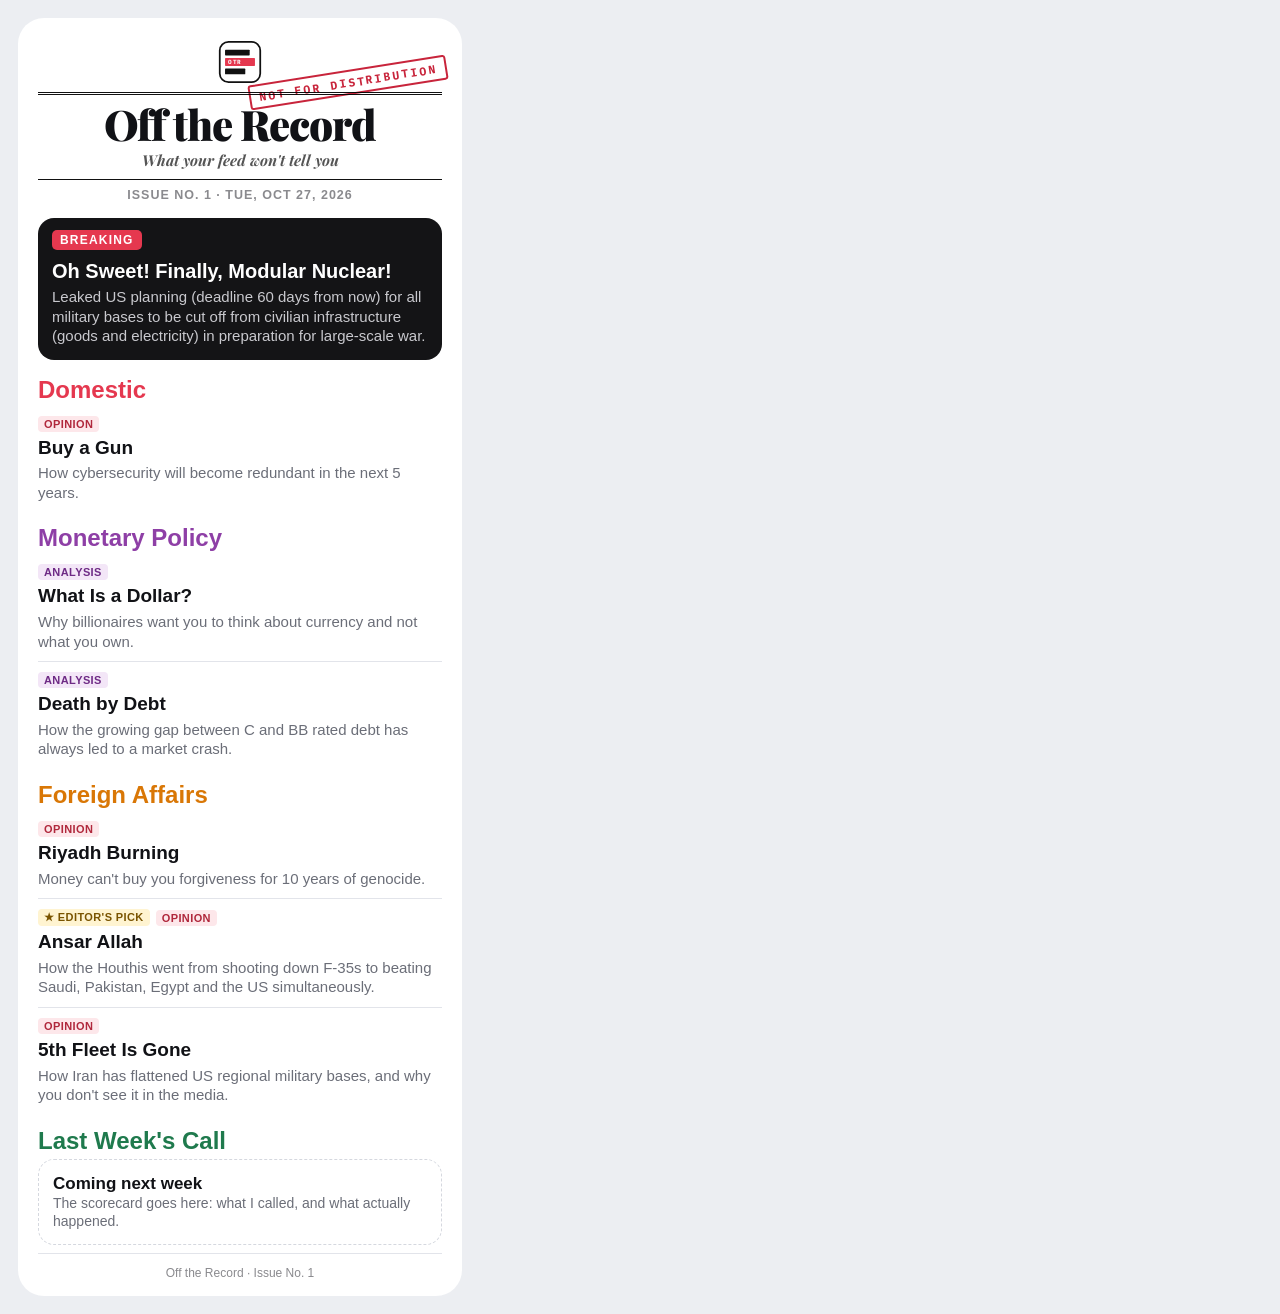
<file: src/issue1.html>
<!doctype html><html><head><meta charset="utf-8">
<style>
@font-face{font-family:PF;font-weight:900;src:url(../fonts/playfair-display-latin-900-normal.woff2)}
@font-face{font-family:PF;font-weight:700;font-style:italic;src:url(../fonts/playfair-display-latin-700-italic.woff2)}
@font-face{font-family:MONO;font-weight:700;src:url(../fonts/ibm-plex-mono-latin-700-normal.woff2)}
*{box-sizing:border-box}
body{margin:0;background:#eceef2;padding:18px;width:480px;font-family:-apple-system,"SF Pro Text","Helvetica Neue",Arial,sans-serif;color:#111216}
.page{background:#fff;border-radius:26px;padding:22px 20px 14px}
.m2{position:relative;text-align:center;margin-bottom:16px}
.m2 .lg{display:flex;justify-content:center;margin-bottom:8px}
.m2 .box{border-top:3px double #111;border-bottom:1px solid #111;padding:8px 0 9px}
.m2 .t{font-family:PF;font-weight:900;font-size:42px;letter-spacing:-1px;line-height:1}
.m2 .tg{font-family:PF;font-style:italic;font-weight:700;font-size:15px;color:#555;margin-top:5px}
.m2 .il{font-size:12.5px;font-weight:700;color:#8a8a8e;letter-spacing:1px;margin-top:8px}
.stamp{position:absolute;right:-6px;top:30px;transform:rotate(-9deg);border:2.5px solid #c8243b;color:#c8243b;font-family:MONO;font-weight:700;font-size:11.5px;letter-spacing:2px;padding:3px 8px;background:rgba(255,255,255,.55);mix-blend-mode:multiply;border-radius:3px}
.brk{background:#141416;border-radius:16px;padding:12px 14px 14px;color:#fff;margin-bottom:16px}
.brk .lab{display:inline-block;font-size:12px;font-weight:800;letter-spacing:1.2px;background:#e5384f;color:#fff;padding:3px 8px;border-radius:5px}
.brk h3{margin:9px 0 0;font-size:20px;line-height:1.2}
.brk p{margin:4px 0 0;color:#c9c9ce;font-size:15px;line-height:1.3}
.brk .tag{margin-left:6px}
.sec{font-size:24px;font-weight:700;margin:4px 0 2px}
.story{padding:10px 0;border-top:1px solid #e2e4ea}
.sec+.story{border-top:0}
.src{display:flex;gap:6px;align-items:center}
.tag,.pick{font-size:11px;font-weight:800;letter-spacing:.4px;text-transform:uppercase;padding:2px 6px;border-radius:4px}
.tag.o{background:#fde7ea;color:#b0283c}
.tag.a{background:#f3e6f7;color:#6e2a85}
.pick{background:#fff4d1;color:#7a5400}
.story h3{font-size:19px;line-height:1.2;margin:5px 0 0}
.story p{margin:4px 0 0;color:#6b6e78;font-size:15px;line-height:1.3}
.foot{font-size:12px;color:#8a8a8e;text-align:center;padding:12px 0 2px;border-top:1px solid #e2e4ea;margin-top:8px}
</style></head><body><div class="page">

<div class="m2">
  <div class="lg"><svg width="44" height="44" viewBox="0 0 100 100"><rect x="4" y="4" width="92" height="92" rx="20" fill="#fff" stroke="#111" stroke-width="4"/><rect x="16" y="22" width="56" height="13" rx="1.5" fill="#111"/><rect x="16" y="41" width="68" height="18" rx="1.5" fill="#e5384f"/><text x="22" y="55" font-family="MONO" font-weight="700" font-size="14" fill="#fff" letter-spacing="2">OTR</text><rect x="16" y="65" width="46" height="13" rx="1.5" fill="#111"/></svg></div>
  <div class="box"><div class="t">Off the Record</div><div class="tg">What your feed won't tell you</div></div>
  <div class="il">ISSUE NO. 1 · TUE, OCT 27, 2026</div>
  <div class="stamp">NOT FOR DISTRIBUTION</div>
</div>

<div class="brk">
  <span class="lab">BREAKING</span>
  <h3>Oh Sweet! Finally, Modular Nuclear!</h3>
  <p>Leaked US planning (deadline 60 days from now) for all military bases to be cut off from civilian infrastructure (goods and electricity) in preparation for large-scale war.</p>
</div>

<div class="sec" style="color:#e5384f">Domestic</div>
<div class="story"><div class="src"><span class="tag o">Opinion</span></div><h3>Buy a Gun</h3><p>How cybersecurity will become redundant in the next 5 years.</p></div>

<div class="sec" style="color:#8e3fa6;margin-top:12px">Monetary Policy</div>
<div class="story"><div class="src"><span class="tag a">Analysis</span></div><h3>What Is a Dollar?</h3><p>Why billionaires want you to think about currency and not what you own.</p></div>
<div class="story"><div class="src"><span class="tag a">Analysis</span></div><h3>Death by Debt</h3><p>How the growing gap between C and BB rated debt has always led to a market crash.</p></div>

<div class="sec" style="color:#d97706;margin-top:12px">Foreign Affairs</div>
<div class="story"><div class="src"><span class="tag o">Opinion</span></div><h3>Riyadh Burning</h3><p>Money can't buy you forgiveness for 10 years of genocide.</p></div>
<div class="story"><div class="src"><span class="pick">&#9733; Editor's Pick</span><span class="tag o">Opinion</span></div><h3>Ansar Allah</h3><p>How the Houthis went from shooting down F-35s to beating Saudi, Pakistan, Egypt and the US simultaneously.</p></div>
<div class="story"><div class="src"><span class="tag o">Opinion</span></div><h3>5th Fleet Is Gone</h3><p>How Iran has flattened US regional military bases, and why you don't see it in the media.</p></div>

<div class="sec" style="color:#1f7a4d;margin-top:12px">Last Week's Call</div>
<div style="border:1.5px dashed #d5d8df;border-radius:16px;padding:14px;margin:4px 0 4px"><strong style="display:block;font-size:17px">Coming next week</strong><span style="font-size:14px;color:#6b6e78">The scorecard goes here: what I called, and what actually happened.</span></div>

<div class="foot">Off the Record · Issue No. 1</div>
</div></body></html>
</file>
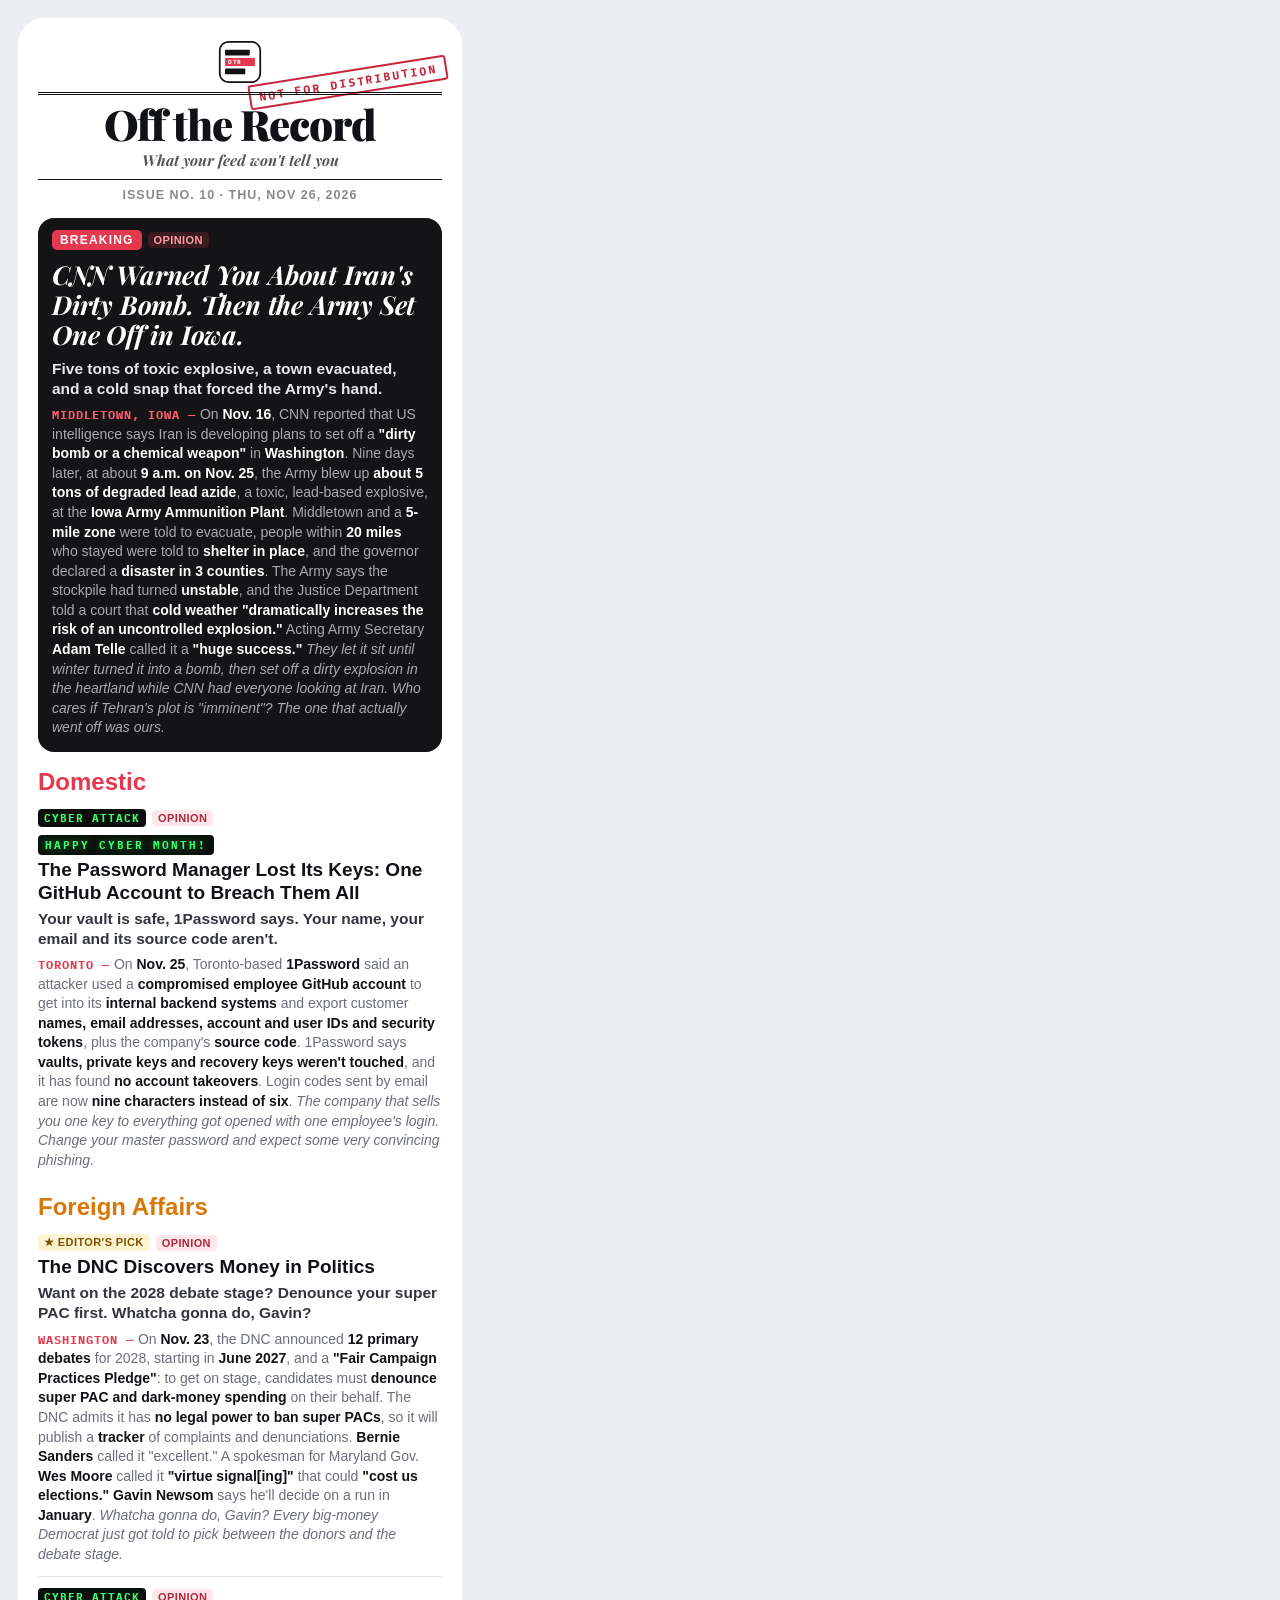
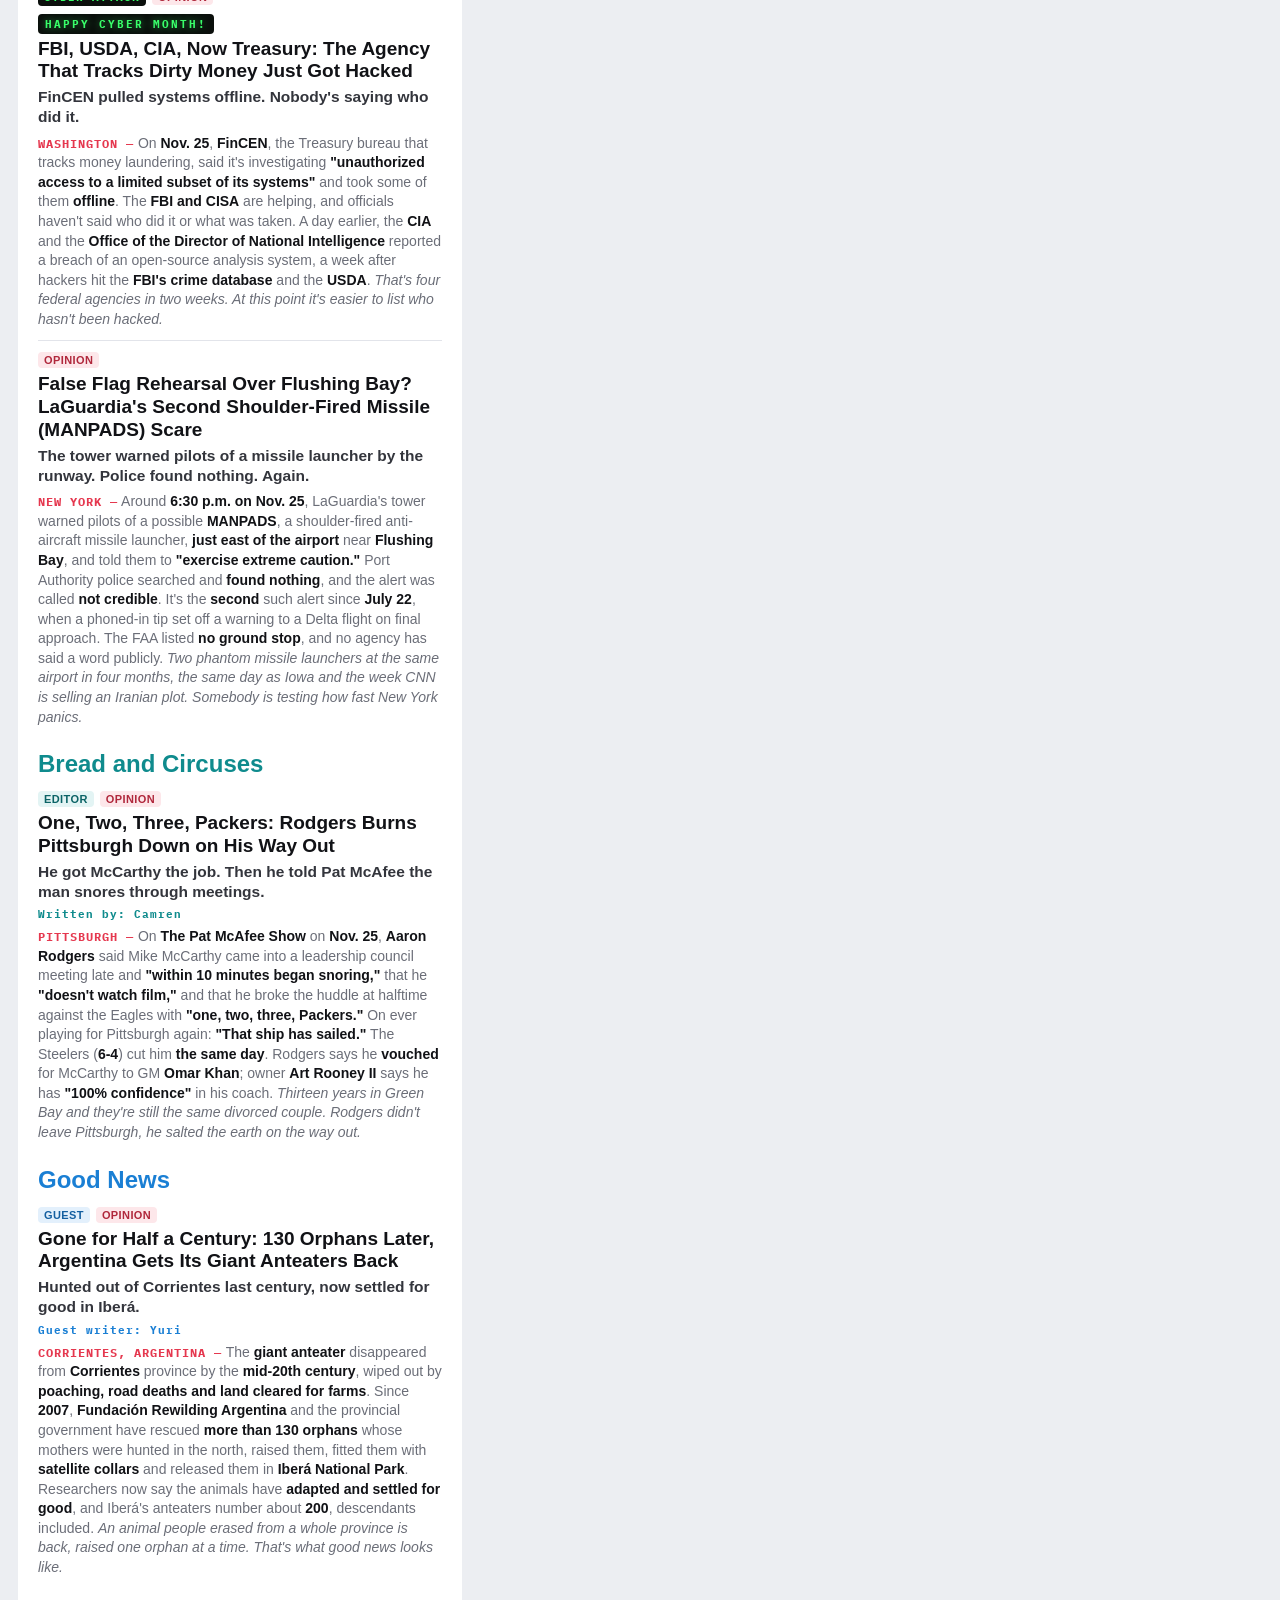
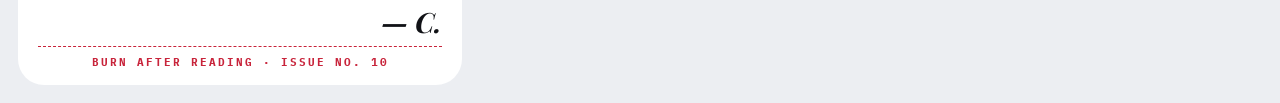
<file: src/issue10.html>
<!doctype html><html><head><meta charset="utf-8">
<style>
@font-face{font-family:PF;font-weight:900;src:url(../fonts/playfair-display-latin-900-normal.woff2)}
@font-face{font-family:PF;font-weight:700;font-style:italic;src:url(../fonts/playfair-display-latin-700-italic.woff2)}
@font-face{font-family:MONO;font-weight:700;src:url(../fonts/ibm-plex-mono-latin-700-normal.woff2)}
*{box-sizing:border-box}
body{margin:0;background:#eceef2;padding:18px;width:480px;font-family:-apple-system,"SF Pro Text","Helvetica Neue",Arial,sans-serif;color:#111216}
.page{background:#fff;border-radius:26px;padding:22px 20px 14px}
.m2{position:relative;text-align:center;margin-bottom:16px}
.m2 .lg{display:flex;justify-content:center;margin-bottom:8px}
.m2 .box{border-top:3px double #111;border-bottom:1px solid #111;padding:8px 0 9px}
.m2 .t{font-family:PF;font-weight:900;font-size:42px;letter-spacing:-1px;line-height:1}
.m2 .tg{font-family:PF;font-style:italic;font-weight:700;font-size:15px;color:#555;margin-top:5px}
.m2 .il{font-size:12.5px;font-weight:700;color:#8a8a8e;letter-spacing:1px;margin-top:8px}
.stamp{position:absolute;right:-6px;top:30px;transform:rotate(-9deg);border:2.5px solid #c8243b;color:#c8243b;font-family:MONO;font-weight:700;font-size:11.5px;letter-spacing:2px;padding:3px 8px;background:rgba(255,255,255,.55);mix-blend-mode:multiply;border-radius:3px}
.brk{background:#141416;border-radius:16px;padding:12px 14px 14px;color:#fff;margin-bottom:16px}
.brk .lab{display:inline-block;font-size:12px;font-weight:800;letter-spacing:1.2px;background:#e5384f;color:#fff;padding:3px 8px;border-radius:5px}
.brk .tag{margin-left:6px;background:#3b1a20;color:#ff9aa8}
.sec{font-size:24px;font-weight:700;margin:4px 0 2px}
.story{padding:11px 0;border-top:1px solid #e2e4ea}
.sec+.story{border-top:0}
.src{display:flex;gap:6px;align-items:center}
.tag,.pick{font-size:11px;font-weight:800;letter-spacing:.4px;text-transform:uppercase;padding:2px 6px;border-radius:4px}
.tag.o{background:#fde7ea;color:#b0283c}
.tag.a{background:#f3e6f7;color:#6e2a85}
.pick{background:#fff4d1;color:#7a5400}
.story h3{font-size:19px;line-height:1.2;margin:5px 0 0}
.dek{font-size:15.5px;font-weight:600;color:#33353c;margin:4px 0 0;line-height:1.3}
.bl{font-size:14px;color:#6b6e78;margin:6px 0 0;line-height:1.4}
.brk .dek{color:#e8e8ec}.brk .bl{color:#a9a9b0}
.score{border:1.5px solid #cfe6d9;background:#f2faf5;border-radius:16px;padding:4px 14px;margin:6px 0 4px}
.row{display:flex;gap:10px;padding:10px 0;border-top:1px solid #dcefe3}.row:first-child{border-top:0}
.ck{flex:none;width:22px;height:22px;border-radius:50%;background:#1f7a4d;color:#fff;font-size:13px;font-weight:800;display:flex;align-items:center;justify-content:center;margin-top:1px}
.row b{display:block;font-size:15.5px}.row span{font-size:13.5px;color:#4b5a51;line-height:1.4;display:block;margin-top:2px}
.foot{font-size:12px;color:#8a8a8e;text-align:center;padding:12px 0 2px;border-top:1px solid #e2e4ea;margin-top:10px}
.k{font-weight:700;color:#111216}.brk .k{color:#fff}.row .k{color:#17241c}.bl em,.row em{font-style:italic}
.brk h3{font-family:PF;font-style:italic;font-weight:700;font-size:26px;line-height:1.15;letter-spacing:-.2px;margin:10px 0 0}
.brk .dek{margin-top:9px}
.dl{font-family:MONO;font-weight:700;font-size:11.5px;letter-spacing:1px;color:#e5384f;font-style:normal}.brk .dl{color:#ff5a70}
.chat{background:#efeae2;border-radius:16px;padding:10px 12px 12px;margin:14px 0 4px;display:flex;flex-direction:column;gap:6px}
.chat .lb{font-family:MONO;font-weight:700;font-size:11px;letter-spacing:1px;color:#6b6e78}
.bub{max-width:82%;padding:7px 10px;border-radius:10px;font-size:14.5px;line-height:1.3;box-shadow:0 1px 1px rgba(0,0,0,.08)}
.bub.l{background:#fff;align-self:flex-start}.bub.l .nm{display:block;font-size:12.5px;font-weight:700;color:#b5532f;margin-bottom:2px}
.bub.r{background:#d9fdd3;align-self:flex-end}
.sig{font-family:PF;font-style:italic;font-weight:700;font-size:28px;text-align:right;margin-top:14px}
.burn{font-family:MONO;font-weight:700;font-size:11px;letter-spacing:2px;color:#c8243b;text-align:center;border-top:1px dashed #c8243b;padding:8px 0 2px;margin-top:6px}
.tag.g{background:#e3f4f4;color:#0b6366}
.tag.c{background:#e3f3ea;color:#1f7a4d}.brk .tag.c{background:#163a28;color:#7fe0ad}
.gw{font-family:MONO;font-weight:700;font-size:11px;letter-spacing:1px;color:#0f8b8d;margin:5px 0 0}
.more{margin-top:6px}.more summary{list-style:none;cursor:pointer;display:inline-flex;align-items:center;gap:5px;font-size:12.5px;font-weight:800;letter-spacing:.3px;color:#0b6366;background:#e3f4f4;border-radius:999px;padding:4px 11px}.more summary::-webkit-details-marker{display:none}.more summary::after{content:"\25BE";font-size:11px}.more[open] summary::after{content:"\25B4"}.more .mc,.more[open] .mo{display:none}.more[open] .mc{display:inline}.more[open] summary{margin-bottom:2px}
.disc{background:#f2f3f5;border:1.5px solid #d5d7dd;border-radius:14px;padding:10px 13px 12px;margin:10px 0 2px}
.disc .lb{display:inline-block;font-family:MONO;font-weight:700;font-size:11px;letter-spacing:2px;color:#fff;background:#4b4e57;padding:2px 7px;border-radius:4px}
.disc p{font-size:13.5px;line-height:1.4;color:#4b4e57;margin:7px 0 0}
.disc strong{color:#111216}
.hcm{font-family:MONO;font-weight:700;font-size:11px;letter-spacing:2px;color:#39ff6a;text-shadow:0 0 8px rgba(57,255,106,.6);margin:8px 0 -1px;display:inline-block;background:#0b0f0c;padding:3px 7px;border-radius:4px}.brk .hcm{color:#39ff6a;text-shadow:none;margin-top:10px}
.tag.cy{font-family:MONO;background:#0b0f0c;color:#39ff6a;letter-spacing:1px}.brk .tag.cy{background:#0b0f0c;color:#39ff6a;box-shadow:inset 0 0 0 1px #2a8a45}
.tag.fi{background:#fff0e0;color:#c2410c}
.tag.s{background:#ececef;color:#4b4e57}
.tag.gnt{background:#e3f0fc;color:#145fa0}
.gw.gnw{color:#1a7fd4}
</style></head><body>
<div class="page">

<div class="m2">
  <div class="lg"><svg width="44" height="44" viewBox="0 0 100 100"><rect x="4" y="4" width="92" height="92" rx="20" fill="#fff" stroke="#111" stroke-width="4"/><rect x="16" y="22" width="56" height="13" rx="1.5" fill="#111"/><rect x="16" y="41" width="68" height="18" rx="1.5" fill="#e5384f"/><text x="22" y="55" font-family="MONO" font-weight="700" font-size="14" fill="#fff" letter-spacing="2">OTR</text><rect x="16" y="65" width="46" height="13" rx="1.5" fill="#111"/></svg></div>
  <div class="box"><div class="t">Off the Record</div><div class="tg">What your feed won't tell you</div></div>
  <div class="il">ISSUE NO. 10 · THU, NOV 26, 2026</div>
  <div class="stamp">NOT FOR DISTRIBUTION</div>
</div>

<div class="brk">
  <span class="lab">BREAKING</span><span class="tag">Opinion</span>
  <h3>CNN Warned You About Iran's Dirty Bomb. Then the Army Set One Off in Iowa.</h3>
  <p class="dek">Five tons of toxic explosive, a town evacuated, and a cold snap that forced the Army's hand.</p>
  <p class="bl"><span class="dl">MIDDLETOWN, IOWA —</span> On <strong class="k">Nov. 16</strong>, CNN reported that US intelligence says Iran is developing plans to set off a <strong class="k">"dirty bomb or a chemical weapon"</strong> in <strong class="k">Washington</strong>. Nine days later, at about <strong class="k">9 a.m. on Nov. 25</strong>, the Army blew up <strong class="k">about 5 tons of degraded lead azide</strong>, a toxic, lead-based explosive, at the <strong class="k">Iowa Army Ammunition Plant</strong>. Middletown and a <strong class="k">5-mile zone</strong> were told to evacuate, people within <strong class="k">20 miles</strong> who stayed were told to <strong class="k">shelter in place</strong>, and the governor declared a <strong class="k">disaster in 3 counties</strong>. The Army says the stockpile had turned <strong class="k">unstable</strong>, and the Justice Department told a court that <strong class="k">cold weather "dramatically increases the risk of an uncontrolled explosion."</strong> Acting Army Secretary <strong class="k">Adam Telle</strong> called it a <strong class="k">"huge success."</strong> <em>They let it sit until winter turned it into a bomb, then set off a dirty explosion in the heartland while CNN had everyone looking at Iran. Who cares if Tehran's plot is "imminent"? The one that actually went off was ours.</em></p>
</div>

<div class="sec" style="color:#e5384f">Domestic</div>
<div class="story">
<div class="src"><span class="tag cy">Cyber attack</span><span class="tag o">Opinion</span></div>
  <p class="hcm">HAPPY CYBER MONTH!</p>
  <h3>The Password Manager Lost Its Keys: One GitHub Account to Breach Them All</h3>
  <p class="dek">Your vault is safe, 1Password says. Your name, your email and its source code aren't.</p>
  <p class="bl"><span class="dl">TORONTO —</span> On <strong class="k">Nov. 25</strong>, Toronto-based <strong class="k">1Password</strong> said an attacker used a <strong class="k">compromised employee GitHub account</strong> to get into its <strong class="k">internal backend systems</strong> and export customer <strong class="k">names, email addresses, account and user IDs and security tokens</strong>, plus the company's <strong class="k">source code</strong>. 1Password says <strong class="k">vaults, private keys and recovery keys weren't touched</strong>, and it has found <strong class="k">no account takeovers</strong>. Login codes sent by email are now <strong class="k">nine characters instead of six</strong>. <em>The company that sells you one key to everything got opened with one employee's login. Change your master password and expect some very convincing phishing.</em></p>
</div>

<div class="sec" style="color:#d97706;margin-top:12px">Foreign Affairs</div>
<div class="story">
<div class="src"><span class="pick">&#9733; Editor's Pick</span><span class="tag o">Opinion</span></div>
  <h3>The DNC Discovers Money in Politics</h3>
  <p class="dek">Want on the 2028 debate stage? Denounce your super PAC first. Whatcha gonna do, Gavin?</p>
  <p class="bl"><span class="dl">WASHINGTON —</span> On <strong class="k">Nov. 23</strong>, the DNC announced <strong class="k">12 primary debates</strong> for 2028, starting in <strong class="k">June 2027</strong>, and a <strong class="k">"Fair Campaign Practices Pledge"</strong>: to get on stage, candidates must <strong class="k">denounce super PAC and dark-money spending</strong> on their behalf. The DNC admits it has <strong class="k">no legal power to ban super PACs</strong>, so it will publish a <strong class="k">tracker</strong> of complaints and denunciations. <strong class="k">Bernie Sanders</strong> called it "excellent." A spokesman for Maryland Gov. <strong class="k">Wes Moore</strong> called it <strong class="k">"virtue signal[ing]"</strong> that could <strong class="k">"cost us elections."</strong> <strong class="k">Gavin Newsom</strong> says he'll decide on a run in <strong class="k">January</strong>. <em>Whatcha gonna do, Gavin? Every big-money Democrat just got told to pick between the donors and the debate stage.</em></p>
</div>
<div class="story">
<div class="src"><span class="tag cy">Cyber attack</span><span class="tag o">Opinion</span></div>
  <p class="hcm">HAPPY CYBER MONTH!</p>
  <h3>FBI, USDA, CIA, Now Treasury: The Agency That Tracks Dirty Money Just Got Hacked</h3>
  <p class="dek">FinCEN pulled systems offline. Nobody's saying who did it.</p>
  <p class="bl"><span class="dl">WASHINGTON —</span> On <strong class="k">Nov. 25</strong>, <strong class="k">FinCEN</strong>, the Treasury bureau that tracks money laundering, said it's investigating <strong class="k">"unauthorized access to a limited subset of its systems"</strong> and took some of them <strong class="k">offline</strong>. The <strong class="k">FBI and CISA</strong> are helping, and officials haven't said who did it or what was taken. A day earlier, the <strong class="k">CIA</strong> and the <strong class="k">Office of the Director of National Intelligence</strong> reported a breach of an open-source analysis system, a week after hackers hit the <strong class="k">FBI's crime database</strong> and the <strong class="k">USDA</strong>. <em>That's four federal agencies in two weeks. At this point it's easier to list who hasn't been hacked.</em></p>
</div>
<div class="story">
<div class="src"><span class="tag o">Opinion</span></div>
  <h3>False Flag Rehearsal Over Flushing Bay? LaGuardia's Second Shoulder-Fired Missile (MANPADS) Scare</h3>
  <p class="dek">The tower warned pilots of a missile launcher by the runway. Police found nothing. Again.</p>
  <p class="bl"><span class="dl">NEW YORK —</span> Around <strong class="k">6:30 p.m. on Nov. 25</strong>, LaGuardia's tower warned pilots of a possible <strong class="k">MANPADS</strong>, a shoulder-fired anti-aircraft missile launcher, <strong class="k">just east of the airport</strong> near <strong class="k">Flushing Bay</strong>, and told them to <strong class="k">"exercise extreme caution."</strong> Port Authority police searched and <strong class="k">found nothing</strong>, and the alert was called <strong class="k">not credible</strong>. It's the <strong class="k">second</strong> such alert since <strong class="k">July 22</strong>, when a phoned-in tip set off a warning to a Delta flight on final approach. The FAA listed <strong class="k">no ground stop</strong>, and no agency has said a word publicly. <em>Two phantom missile launchers at the same airport in four months, the same day as Iowa and the week CNN is selling an Iranian plot. Somebody is testing how fast New York panics.</em></p>
</div>

<div class="sec" style="color:#0f8b8d;margin-top:12px">Bread and Circuses</div>
<div class="story bc" data-kind="sports" data-writer="Camren">
<div class="src"><span class="tag g">Editor</span><span class="tag o">Opinion</span></div>
  <h3>One, Two, Three, Packers: Rodgers Burns Pittsburgh Down on His Way Out</h3>
  <p class="dek">He got McCarthy the job. Then he told Pat McAfee the man snores through meetings.</p>
  <p class="gw">Written by: Camren</p>
  <p class="bl"><span class="dl">PITTSBURGH —</span> On <strong class="k">The Pat McAfee Show</strong> on <strong class="k">Nov. 25</strong>, <strong class="k">Aaron Rodgers</strong> said Mike McCarthy came into a leadership council meeting late and <strong class="k">"within 10 minutes began snoring,"</strong> that he <strong class="k">"doesn't watch film,"</strong> and that he broke the huddle at halftime against the Eagles with <strong class="k">"one, two, three, Packers."</strong> On ever playing for Pittsburgh again: <strong class="k">"That ship has sailed."</strong> The Steelers (<strong class="k">6-4</strong>) cut him <strong class="k">the same day</strong>. Rodgers says he <strong class="k">vouched</strong> for McCarthy to GM <strong class="k">Omar Khan</strong>; owner <strong class="k">Art Rooney II</strong> says he has <strong class="k">"100% confidence"</strong> in his coach. <em>Thirteen years in Green Bay and they're still the same divorced couple. Rodgers didn't leave Pittsburgh, he salted the earth on the way out.</em></p>
</div>

<div class="sec" style="color:#1a7fd4;margin-top:12px">Good News</div>
<div class="story gn" data-writer="Yuri">
<div class="src"><span class="tag gnt">Guest</span><span class="tag o">Opinion</span></div>
  <h3>Gone for Half a Century: 130 Orphans Later, Argentina Gets Its Giant Anteaters Back</h3>
  <p class="dek">Hunted out of Corrientes last century, now settled for good in Iberá.</p>
  <p class="gw gnw">Guest writer: Yuri</p>
  <p class="bl"><span class="dl">CORRIENTES, ARGENTINA —</span> The <strong class="k">giant anteater</strong> disappeared from <strong class="k">Corrientes</strong> province by the <strong class="k">mid-20th century</strong>, wiped out by <strong class="k">poaching, road deaths and land cleared for farms</strong>. Since <strong class="k">2007</strong>, <strong class="k">Fundación Rewilding Argentina</strong> and the provincial government have rescued <strong class="k">more than 130 orphans</strong> whose mothers were hunted in the north, raised them, fitted them with <strong class="k">satellite collars</strong> and released them in <strong class="k">Iberá National Park</strong>. Researchers now say the animals have <strong class="k">adapted and settled for good</strong>, and Iberá's anteaters number about <strong class="k">200</strong>, descendants included. <em>An animal people erased from a whole province is back, raised one orphan at a time. That's what good news looks like.</em></p>
</div>

<ul class="tnotes" hidden>
  <li data-tag="NEW">Bread and Circuses goes sports: Camren on Rodgers</li>
  <li data-tag="THANKS">Yuri joins Good News</li>
</ul>
<div class="sig">— C.</div>
<div class="burn">BURN AFTER READING · ISSUE NO. 10</div>
</div>
</body>
</html>
</file>
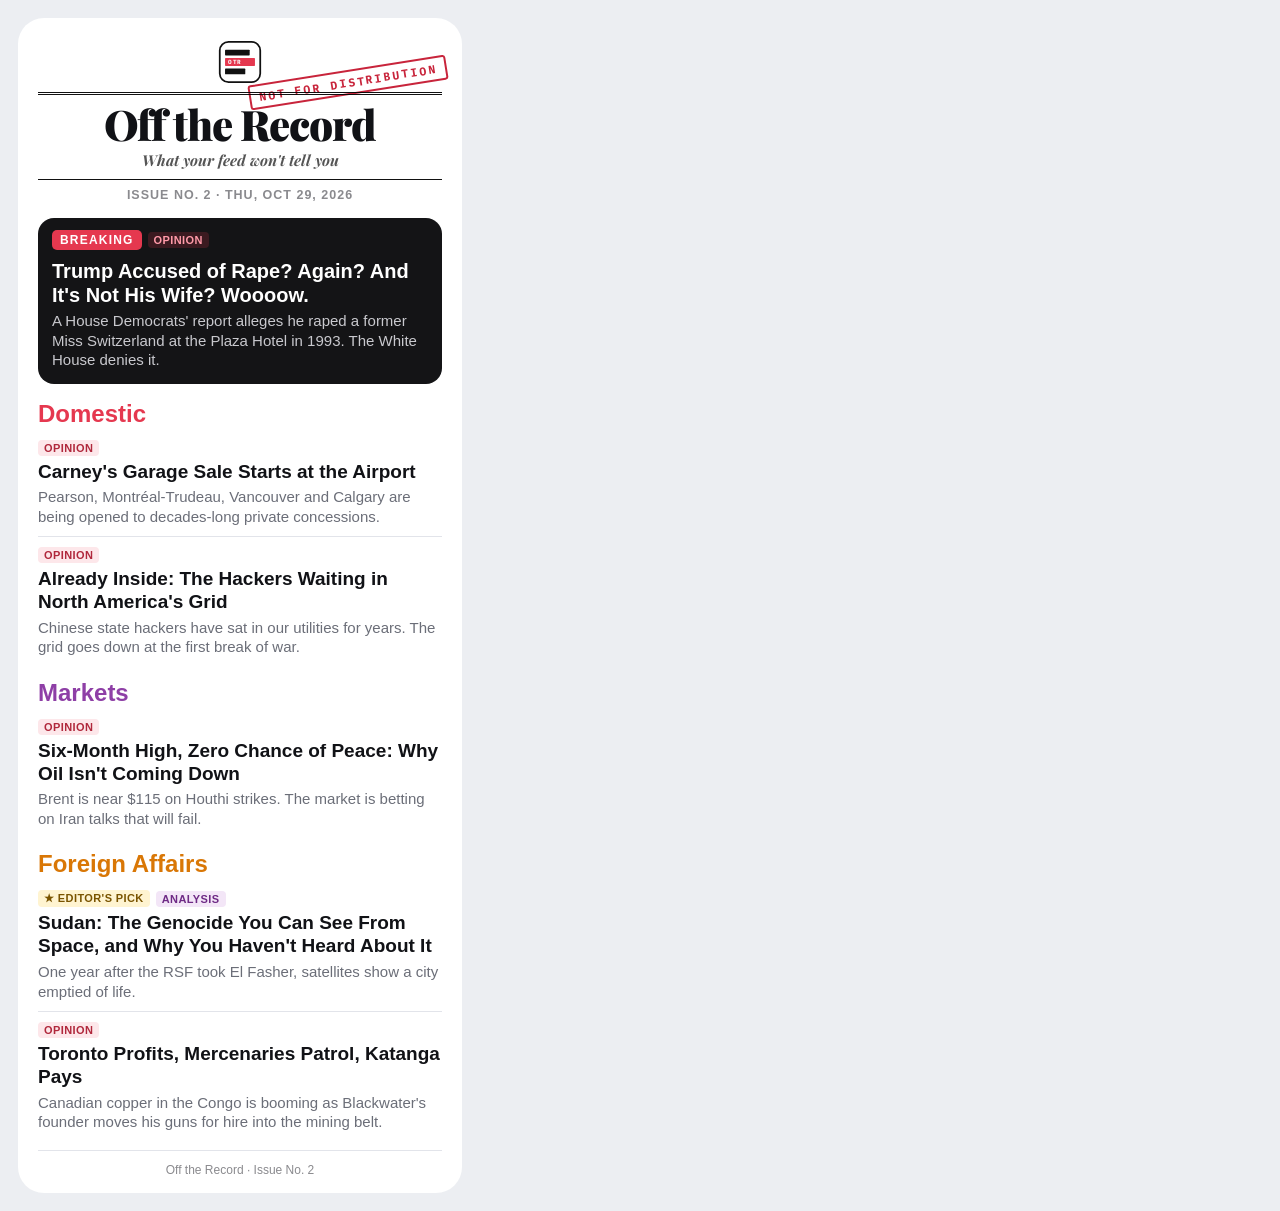
<file: src/issue2.html>
<!doctype html><html><head><meta charset="utf-8">
<style>
@font-face{font-family:PF;font-weight:900;src:url(../fonts/playfair-display-latin-900-normal.woff2)}
@font-face{font-family:PF;font-weight:700;font-style:italic;src:url(../fonts/playfair-display-latin-700-italic.woff2)}
@font-face{font-family:MONO;font-weight:700;src:url(../fonts/ibm-plex-mono-latin-700-normal.woff2)}
*{box-sizing:border-box}
body{margin:0;background:#eceef2;padding:18px;width:480px;font-family:-apple-system,"SF Pro Text","Helvetica Neue",Arial,sans-serif;color:#111216}
.page{background:#fff;border-radius:26px;padding:22px 20px 14px}
.m2{position:relative;text-align:center;margin-bottom:16px}
.m2 .lg{display:flex;justify-content:center;margin-bottom:8px}
.m2 .box{border-top:3px double #111;border-bottom:1px solid #111;padding:8px 0 9px}
.m2 .t{font-family:PF;font-weight:900;font-size:42px;letter-spacing:-1px;line-height:1}
.m2 .tg{font-family:PF;font-style:italic;font-weight:700;font-size:15px;color:#555;margin-top:5px}
.m2 .il{font-size:12.5px;font-weight:700;color:#8a8a8e;letter-spacing:1px;margin-top:8px}
.stamp{position:absolute;right:-6px;top:30px;transform:rotate(-9deg);border:2.5px solid #c8243b;color:#c8243b;font-family:MONO;font-weight:700;font-size:11.5px;letter-spacing:2px;padding:3px 8px;background:rgba(255,255,255,.55);mix-blend-mode:multiply;border-radius:3px}
.brk{background:#141416;border-radius:16px;padding:12px 14px 14px;color:#fff;margin-bottom:16px}
.brk .lab{display:inline-block;font-size:12px;font-weight:800;letter-spacing:1.2px;background:#e5384f;color:#fff;padding:3px 8px;border-radius:5px}
.brk h3{margin:9px 0 0;font-size:20px;line-height:1.2}
.brk p{margin:4px 0 0;color:#c9c9ce;font-size:15px;line-height:1.3}
.brk .tag{margin-left:6px}
.sec{font-size:24px;font-weight:700;margin:4px 0 2px}
.story{padding:10px 0;border-top:1px solid #e2e4ea}
.sec+.story{border-top:0}
.src{display:flex;gap:6px;align-items:center}
.tag,.pick{font-size:11px;font-weight:800;letter-spacing:.4px;text-transform:uppercase;padding:2px 6px;border-radius:4px}
.tag.o{background:#fde7ea;color:#b0283c}
.tag.a{background:#f3e6f7;color:#6e2a85}
.pick{background:#fff4d1;color:#7a5400}
.story h3{font-size:19px;line-height:1.2;margin:5px 0 0}
.story p{margin:4px 0 0;color:#6b6e78;font-size:15px;line-height:1.3}
.foot{font-size:12px;color:#8a8a8e;text-align:center;padding:12px 0 2px;border-top:1px solid #e2e4ea;margin-top:8px}
</style></head><body><div class="page">

<div class="m2">
  <div class="lg"><svg width="44" height="44" viewBox="0 0 100 100"><rect x="4" y="4" width="92" height="92" rx="20" fill="#fff" stroke="#111" stroke-width="4"/><rect x="16" y="22" width="56" height="13" rx="1.5" fill="#111"/><rect x="16" y="41" width="68" height="18" rx="1.5" fill="#e5384f"/><text x="22" y="55" font-family="MONO" font-weight="700" font-size="14" fill="#fff" letter-spacing="2">OTR</text><rect x="16" y="65" width="46" height="13" rx="1.5" fill="#111"/></svg></div>
  <div class="box"><div class="t">Off the Record</div><div class="tg">What your feed won't tell you</div></div>
  <div class="il">ISSUE NO. 2 · THU, OCT 29, 2026</div>
  <div class="stamp">NOT FOR DISTRIBUTION</div>
</div>

<div class="brk">
  <span class="lab">BREAKING</span><span class="tag o" style="background:#3b1a20;color:#ff9aa8">Opinion</span>
  <h3>Trump Accused of Rape? Again? And It's Not His Wife? Woooow.</h3>
  <p>A House Democrats' report alleges he raped a former Miss Switzerland at the Plaza Hotel in 1993. The White House denies it.</p>
</div>

<div class="sec" style="color:#e5384f">Domestic</div>
<div class="story"><div class="src"><span class="tag o">Opinion</span></div><h3>Carney's Garage Sale Starts at the Airport</h3><p>Pearson, Montréal-Trudeau, Vancouver and Calgary are being opened to decades-long private concessions.</p></div>
<div class="story"><div class="src"><span class="tag o">Opinion</span></div><h3>Already Inside: The Hackers Waiting in North America's Grid</h3><p>Chinese state hackers have sat in our utilities for years. The grid goes down at the first break of war.</p></div>

<div class="sec" style="color:#8e3fa6;margin-top:12px">Markets</div>
<div class="story"><div class="src"><span class="tag o">Opinion</span></div><h3>Six-Month High, Zero Chance of Peace: Why Oil Isn't Coming Down</h3><p>Brent is near $115 on Houthi strikes. The market is betting on Iran talks that will fail.</p></div>

<div class="sec" style="color:#d97706;margin-top:12px">Foreign Affairs</div>
<div class="story"><div class="src"><span class="pick">&#9733; Editor's Pick</span><span class="tag a">Analysis</span></div><h3>Sudan: The Genocide You Can See From Space, and Why You Haven't Heard About It</h3><p>One year after the RSF took El Fasher, satellites show a city emptied of life.</p></div>
<div class="story"><div class="src"><span class="tag o">Opinion</span></div><h3>Toronto Profits, Mercenaries Patrol, Katanga Pays</h3><p>Canadian copper in the Congo is booming as Blackwater's founder moves his guns for hire into the mining belt.</p></div>

<div class="foot">Off the Record · Issue No. 2</div>
</div></body></html>
</file>
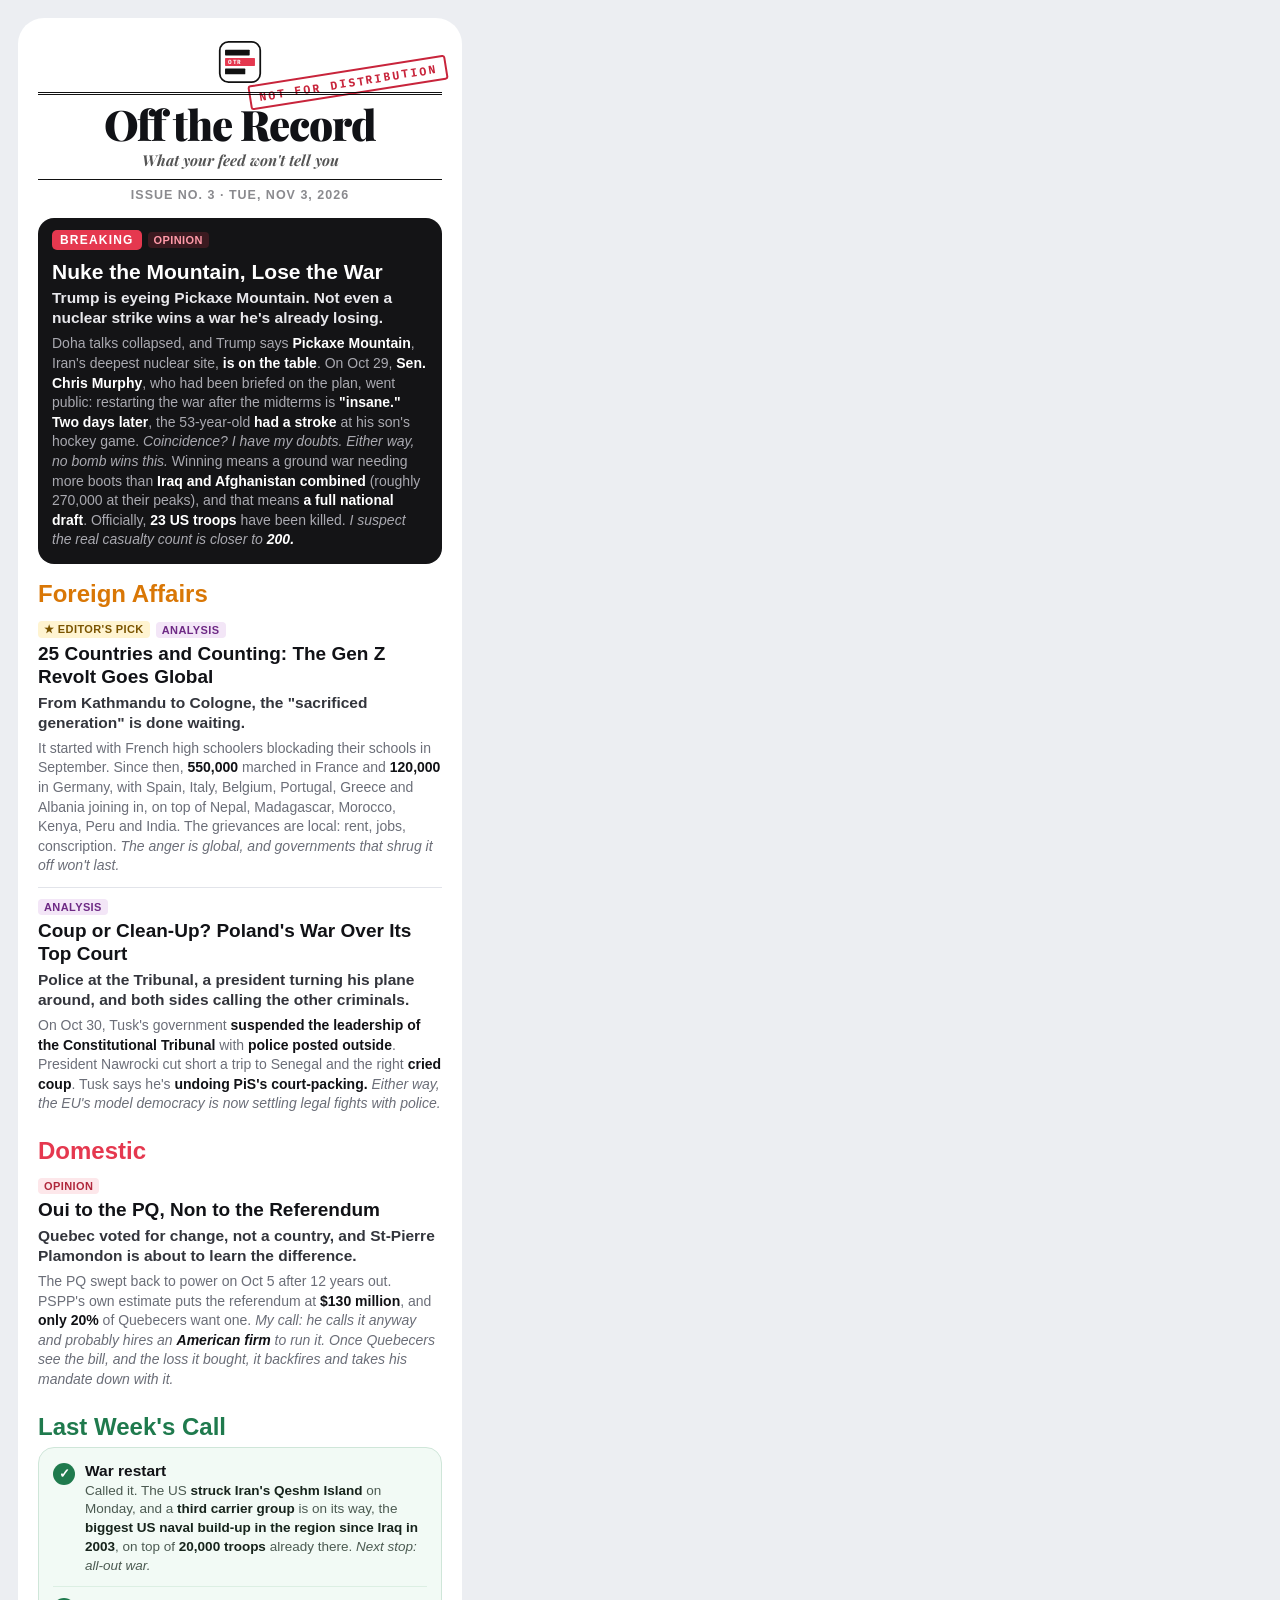
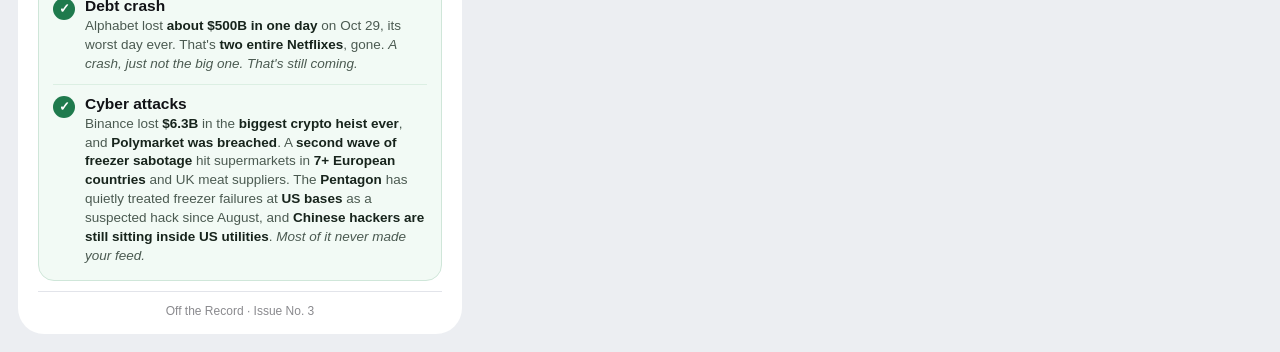
<file: src/issue3.html>
<!doctype html><html><head><meta charset="utf-8">
<style>
@font-face{font-family:PF;font-weight:900;src:url(../fonts/playfair-display-latin-900-normal.woff2)}
@font-face{font-family:PF;font-weight:700;font-style:italic;src:url(../fonts/playfair-display-latin-700-italic.woff2)}
@font-face{font-family:MONO;font-weight:700;src:url(../fonts/ibm-plex-mono-latin-700-normal.woff2)}
*{box-sizing:border-box}
body{margin:0;background:#eceef2;padding:18px;width:480px;font-family:-apple-system,"SF Pro Text","Helvetica Neue",Arial,sans-serif;color:#111216}
.page{background:#fff;border-radius:26px;padding:22px 20px 14px}
.m2{position:relative;text-align:center;margin-bottom:16px}
.m2 .lg{display:flex;justify-content:center;margin-bottom:8px}
.m2 .box{border-top:3px double #111;border-bottom:1px solid #111;padding:8px 0 9px}
.m2 .t{font-family:PF;font-weight:900;font-size:42px;letter-spacing:-1px;line-height:1}
.m2 .tg{font-family:PF;font-style:italic;font-weight:700;font-size:15px;color:#555;margin-top:5px}
.m2 .il{font-size:12.5px;font-weight:700;color:#8a8a8e;letter-spacing:1px;margin-top:8px}
.stamp{position:absolute;right:-6px;top:30px;transform:rotate(-9deg);border:2.5px solid #c8243b;color:#c8243b;font-family:MONO;font-weight:700;font-size:11.5px;letter-spacing:2px;padding:3px 8px;background:rgba(255,255,255,.55);mix-blend-mode:multiply;border-radius:3px}
.brk{background:#141416;border-radius:16px;padding:12px 14px 14px;color:#fff;margin-bottom:16px}
.brk .lab{display:inline-block;font-size:12px;font-weight:800;letter-spacing:1.2px;background:#e5384f;color:#fff;padding:3px 8px;border-radius:5px}
.brk h3{margin:9px 0 0;font-size:21px;line-height:1.2}
.brk .tag{margin-left:6px;background:#3b1a20;color:#ff9aa8}
.sec{font-size:24px;font-weight:700;margin:4px 0 2px}
.story{padding:11px 0;border-top:1px solid #e2e4ea}
.sec+.story{border-top:0}
.src{display:flex;gap:6px;align-items:center}
.tag,.pick{font-size:11px;font-weight:800;letter-spacing:.4px;text-transform:uppercase;padding:2px 6px;border-radius:4px}
.tag.o{background:#fde7ea;color:#b0283c}
.tag.a{background:#f3e6f7;color:#6e2a85}
.pick{background:#fff4d1;color:#7a5400}
.story h3{font-size:19px;line-height:1.2;margin:5px 0 0}
.dek{font-size:15.5px;font-weight:600;color:#33353c;margin:4px 0 0;line-height:1.3}
.bl{font-size:14px;color:#6b6e78;margin:6px 0 0;line-height:1.4}
.brk .dek{color:#e8e8ec}.brk .bl{color:#a9a9b0}
.score{border:1.5px solid #cfe6d9;background:#f2faf5;border-radius:16px;padding:4px 14px;margin:6px 0 4px}
.row{display:flex;gap:10px;padding:10px 0;border-top:1px solid #dcefe3}.row:first-child{border-top:0}
.ck{flex:none;width:22px;height:22px;border-radius:50%;background:#1f7a4d;color:#fff;font-size:13px;font-weight:800;display:flex;align-items:center;justify-content:center;margin-top:1px}
.row b{display:block;font-size:15.5px}.row span{font-size:13.5px;color:#4b5a51;line-height:1.4;display:block;margin-top:2px}
.foot{font-size:12px;color:#8a8a8e;text-align:center;padding:12px 0 2px;border-top:1px solid #e2e4ea;margin-top:10px}
.k{font-weight:700;color:#111216}.brk .k{color:#fff}.row .k{color:#17241c}.bl em,.row em{font-style:italic}
</style></head><body><div class="page">

<div class="m2">
  <div class="lg"><svg width="44" height="44" viewBox="0 0 100 100"><rect x="4" y="4" width="92" height="92" rx="20" fill="#fff" stroke="#111" stroke-width="4"/><rect x="16" y="22" width="56" height="13" rx="1.5" fill="#111"/><rect x="16" y="41" width="68" height="18" rx="1.5" fill="#e5384f"/><text x="22" y="55" font-family="MONO" font-weight="700" font-size="14" fill="#fff" letter-spacing="2">OTR</text><rect x="16" y="65" width="46" height="13" rx="1.5" fill="#111"/></svg></div>
  <div class="box"><div class="t">Off the Record</div><div class="tg">What your feed won't tell you</div></div>
  <div class="il">ISSUE NO. 3 · TUE, NOV 3, 2026</div>
  <div class="stamp">NOT FOR DISTRIBUTION</div>
</div>

<div class="brk">
  <span class="lab">BREAKING</span><span class="tag">Opinion</span>
  <h3>Nuke the Mountain, Lose the War</h3>
  <p class="dek">Trump is eyeing Pickaxe Mountain. Not even a nuclear strike wins a war he's already losing.</p>
  <p class="bl">Doha talks collapsed, and Trump says <strong class="k">Pickaxe Mountain</strong>, Iran's deepest nuclear site, <strong class="k">is on the table</strong>. On Oct 29, <strong class="k">Sen. Chris Murphy</strong>, who had been briefed on the plan, went public: restarting the war after the midterms is <strong class="k">"insane."</strong> <strong class="k">Two days later</strong>, the 53-year-old <strong class="k">had a stroke</strong> at his son's hockey game. <em>Coincidence? I have my doubts.</em> <em>Either way, no bomb wins this.</em> Winning means a ground war needing more boots than <strong class="k">Iraq and Afghanistan combined</strong> (roughly 270,000 at their peaks), and that means <strong class="k">a full national draft</strong>. Officially, <strong class="k">23 US troops</strong> have been killed. <em>I suspect the real casualty count is closer to </em><strong class="k"><em>200.</em></strong></p>
</div>

<div class="sec" style="color:#d97706">Foreign Affairs</div>
<div class="story"><div class="src"><span class="pick">&#9733; Editor's Pick</span><span class="tag a">Analysis</span></div>
  <h3>25 Countries and Counting: The Gen Z Revolt Goes Global</h3>
  <p class="dek">From Kathmandu to Cologne, the "sacrificed generation" is done waiting.</p>
  <p class="bl">It started with French high schoolers blockading their schools in September. Since then, <strong class="k">550,000</strong> marched in France and <strong class="k">120,000</strong> in Germany, with Spain, Italy, Belgium, Portugal, Greece and Albania joining in, on top of Nepal, Madagascar, Morocco, Kenya, Peru and India. The grievances are local: rent, jobs, conscription. <em>The anger is global, and governments that shrug it off won't last.</em></p>
</div>
<div class="story"><div class="src"><span class="tag a">Analysis</span></div>
  <h3>Coup or Clean-Up? Poland's War Over Its Top Court</h3>
  <p class="dek">Police at the Tribunal, a president turning his plane around, and both sides calling the other criminals.</p>
  <p class="bl">On Oct 30, Tusk's government <strong class="k">suspended the leadership of the Constitutional Tribunal</strong> with <strong class="k">police posted outside</strong>. President Nawrocki cut short a trip to Senegal and the right <strong class="k">cried coup</strong>. Tusk says he's <strong class="k">undoing PiS's court-packing.</strong> <em>Either way, the EU's model democracy is now settling legal fights with police.</em></p>
</div>

<div class="sec" style="color:#e5384f;margin-top:12px">Domestic</div>
<div class="story"><div class="src"><span class="tag o">Opinion</span></div>
  <h3>Oui to the PQ, Non to the Referendum</h3>
  <p class="dek">Quebec voted for change, not a country, and St-Pierre Plamondon is about to learn the difference.</p>
  <p class="bl">The PQ swept back to power on Oct 5 after 12 years out. PSPP's own estimate puts the referendum at <strong class="k">$130 million</strong>, and <strong class="k">only 20%</strong> of Quebecers want one. <em>My call: he calls it anyway and probably hires an <strong class="k">American firm</strong> to run it. Once Quebecers see the bill, and the loss it bought, it backfires and takes his mandate down with it.</em></p>
</div>

<div class="sec" style="color:#1f7a4d;margin-top:12px">Last Week's Call</div>
<div class="score">
  <div class="row"><div class="ck">&#10003;</div><div><b>War restart</b><span>Called it. The US <strong class="k">struck Iran's Qeshm Island</strong> on Monday, and a <strong class="k">third carrier group</strong> is on its way, the <strong class="k">biggest US naval build-up in the region since Iraq in 2003</strong>, on top of <strong class="k">20,000 troops</strong> already there. <em>Next stop: all-out war.</em></span></div></div>
  <div class="row"><div class="ck">&#10003;</div><div><b>Debt crash</b><span>Alphabet lost <strong class="k">about $500B in one day</strong> on Oct 29, its worst day ever. That's <strong class="k">two entire Netflixes</strong>, gone. <em>A crash, just not the big one. That's still coming.</em></span></div></div>
  <div class="row"><div class="ck">&#10003;</div><div><b>Cyber attacks</b><span>Binance lost <strong class="k">$6.3B</strong> in the <strong class="k">biggest crypto heist ever</strong>, and <strong class="k">Polymarket was breached</strong>. A <strong class="k">second wave of freezer sabotage</strong> hit supermarkets in <strong class="k">7+ European countries</strong> and UK meat suppliers. The <strong class="k">Pentagon</strong> has quietly treated freezer failures at <strong class="k">US bases</strong> as a suspected hack since August, and <strong class="k">Chinese hackers are still sitting inside US utilities</strong>. <em>Most of it never made your feed.</em></span></div></div>
</div>

<div class="foot">Off the Record · Issue No. 3</div>
</div></body></html>
</file>
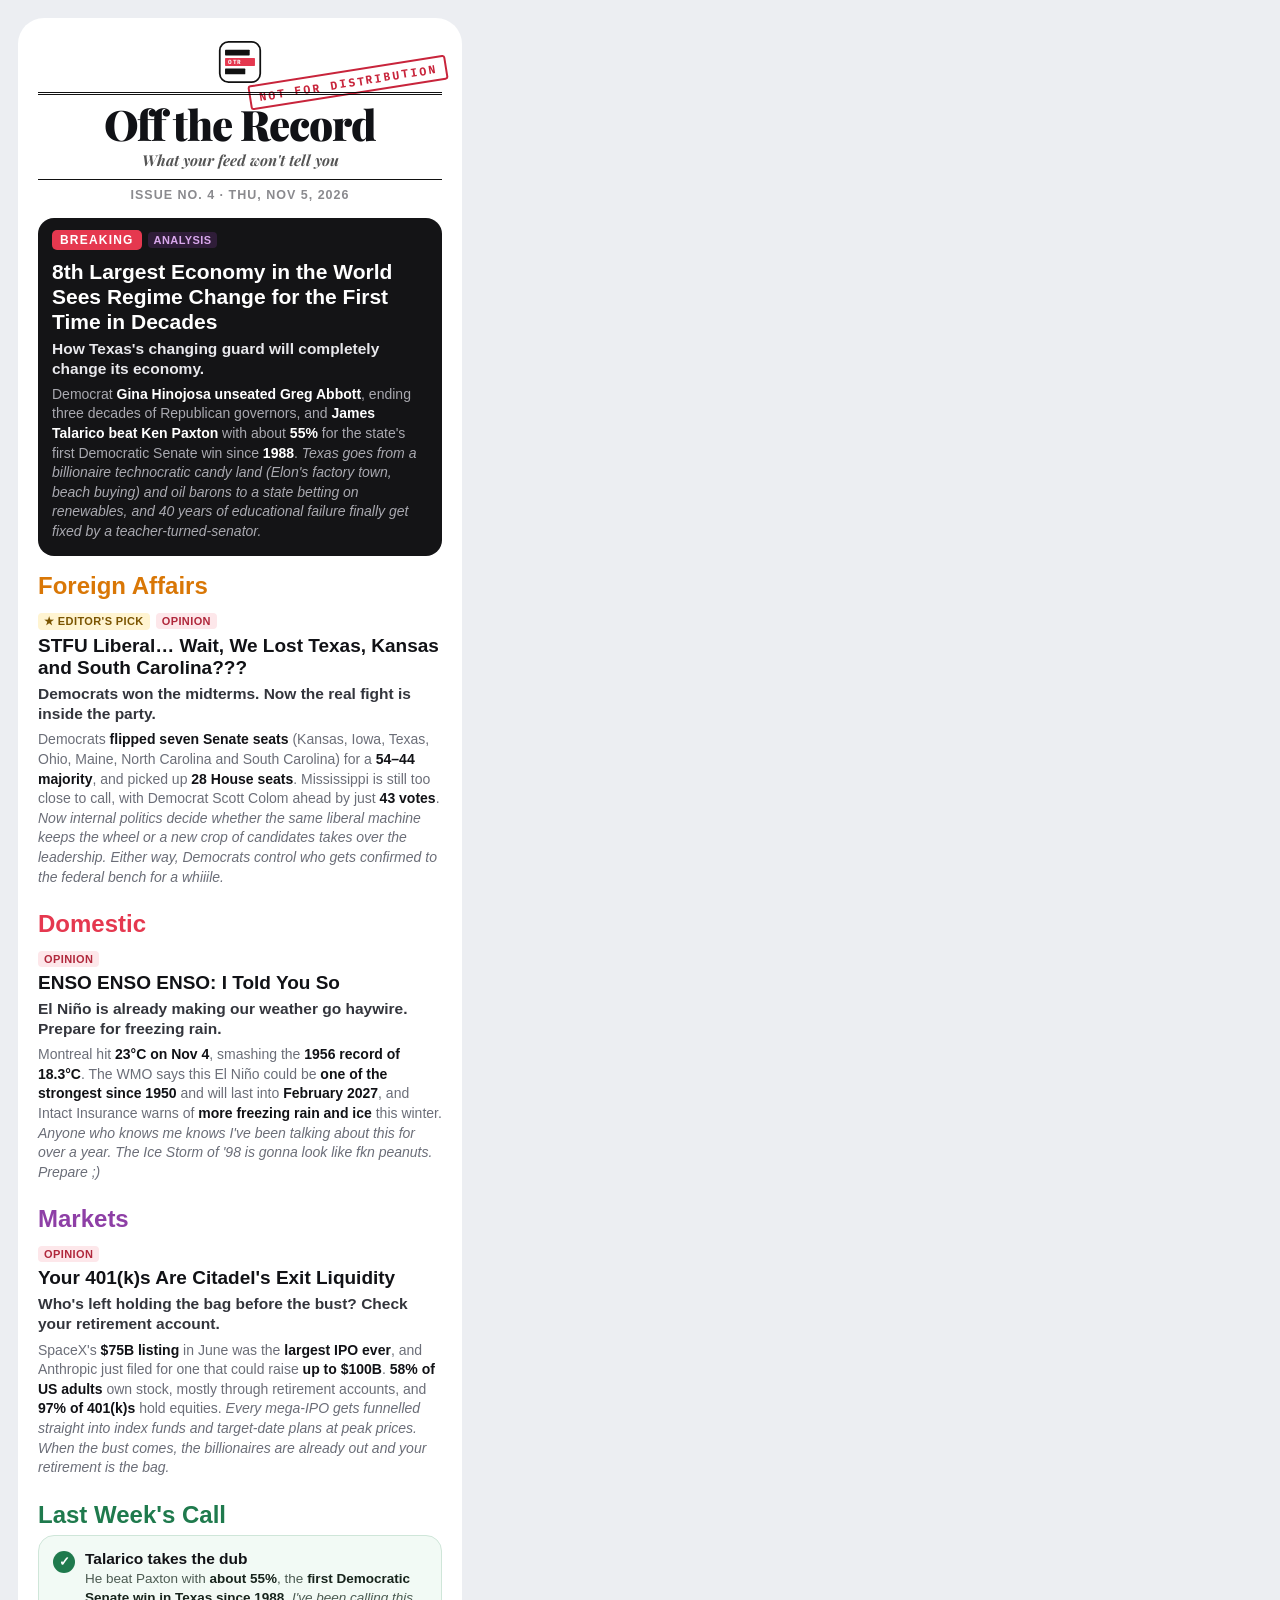
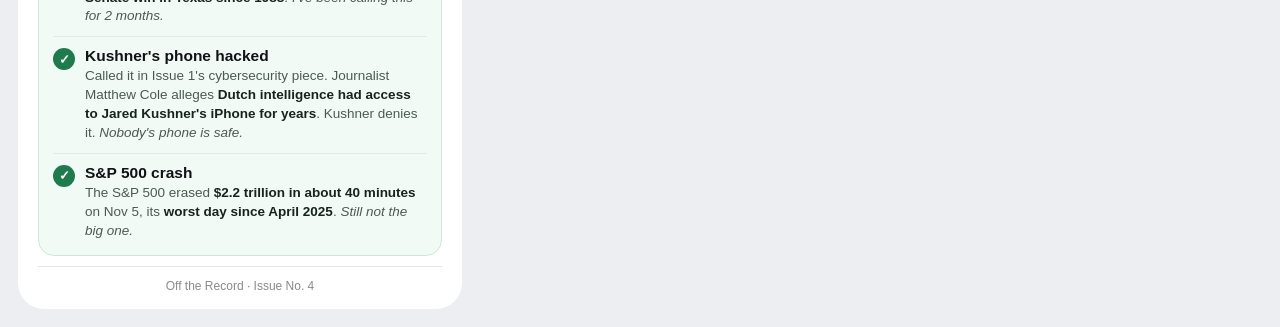
<file: src/issue4.html>
<!doctype html><html><head><meta charset="utf-8">
<style>
@font-face{font-family:PF;font-weight:900;src:url(../fonts/playfair-display-latin-900-normal.woff2)}
@font-face{font-family:PF;font-weight:700;font-style:italic;src:url(../fonts/playfair-display-latin-700-italic.woff2)}
@font-face{font-family:MONO;font-weight:700;src:url(../fonts/ibm-plex-mono-latin-700-normal.woff2)}
*{box-sizing:border-box}
body{margin:0;background:#eceef2;padding:18px;width:480px;font-family:-apple-system,"SF Pro Text","Helvetica Neue",Arial,sans-serif;color:#111216}
.page{background:#fff;border-radius:26px;padding:22px 20px 14px}
.m2{position:relative;text-align:center;margin-bottom:16px}
.m2 .lg{display:flex;justify-content:center;margin-bottom:8px}
.m2 .box{border-top:3px double #111;border-bottom:1px solid #111;padding:8px 0 9px}
.m2 .t{font-family:PF;font-weight:900;font-size:42px;letter-spacing:-1px;line-height:1}
.m2 .tg{font-family:PF;font-style:italic;font-weight:700;font-size:15px;color:#555;margin-top:5px}
.m2 .il{font-size:12.5px;font-weight:700;color:#8a8a8e;letter-spacing:1px;margin-top:8px}
.stamp{position:absolute;right:-6px;top:30px;transform:rotate(-9deg);border:2.5px solid #c8243b;color:#c8243b;font-family:MONO;font-weight:700;font-size:11.5px;letter-spacing:2px;padding:3px 8px;background:rgba(255,255,255,.55);mix-blend-mode:multiply;border-radius:3px}
.brk{background:#141416;border-radius:16px;padding:12px 14px 14px;color:#fff;margin-bottom:16px}
.brk .lab{display:inline-block;font-size:12px;font-weight:800;letter-spacing:1.2px;background:#e5384f;color:#fff;padding:3px 8px;border-radius:5px}
.brk h3{margin:9px 0 0;font-size:21px;line-height:1.2}
.brk .tag{margin-left:6px;background:#3b1a20;color:#ff9aa8}
.sec{font-size:24px;font-weight:700;margin:4px 0 2px}
.story{padding:11px 0;border-top:1px solid #e2e4ea}
.sec+.story{border-top:0}
.src{display:flex;gap:6px;align-items:center}
.tag,.pick{font-size:11px;font-weight:800;letter-spacing:.4px;text-transform:uppercase;padding:2px 6px;border-radius:4px}
.tag.o{background:#fde7ea;color:#b0283c}
.tag.a{background:#f3e6f7;color:#6e2a85}
.pick{background:#fff4d1;color:#7a5400}
.story h3{font-size:19px;line-height:1.2;margin:5px 0 0}
.dek{font-size:15.5px;font-weight:600;color:#33353c;margin:4px 0 0;line-height:1.3}
.bl{font-size:14px;color:#6b6e78;margin:6px 0 0;line-height:1.4}
.brk .dek{color:#e8e8ec}.brk .bl{color:#a9a9b0}
.score{border:1.5px solid #cfe6d9;background:#f2faf5;border-radius:16px;padding:4px 14px;margin:6px 0 4px}
.row{display:flex;gap:10px;padding:10px 0;border-top:1px solid #dcefe3}.row:first-child{border-top:0}
.ck{flex:none;width:22px;height:22px;border-radius:50%;background:#1f7a4d;color:#fff;font-size:13px;font-weight:800;display:flex;align-items:center;justify-content:center;margin-top:1px}
.row b{display:block;font-size:15.5px}.row span{font-size:13.5px;color:#4b5a51;line-height:1.4;display:block;margin-top:2px}
.foot{font-size:12px;color:#8a8a8e;text-align:center;padding:12px 0 2px;border-top:1px solid #e2e4ea;margin-top:10px}
.k{font-weight:700;color:#111216}.brk .k{color:#fff}.row .k{color:#17241c}.bl em,.row em{font-style:italic}
</style></head><body><div class="page">

<div class="m2">
  <div class="lg"><svg width="44" height="44" viewBox="0 0 100 100"><rect x="4" y="4" width="92" height="92" rx="20" fill="#fff" stroke="#111" stroke-width="4"/><rect x="16" y="22" width="56" height="13" rx="1.5" fill="#111"/><rect x="16" y="41" width="68" height="18" rx="1.5" fill="#e5384f"/><text x="22" y="55" font-family="MONO" font-weight="700" font-size="14" fill="#fff" letter-spacing="2">OTR</text><rect x="16" y="65" width="46" height="13" rx="1.5" fill="#111"/></svg></div>
  <div class="box"><div class="t">Off the Record</div><div class="tg">What your feed won't tell you</div></div>
  <div class="il">ISSUE NO. 4 · THU, NOV 5, 2026</div>
  <div class="stamp">NOT FOR DISTRIBUTION</div>
</div>

<div class="brk">
  <span class="lab">BREAKING</span><span class="tag" style="background:#2f1d38;color:#d9a8ec">Analysis</span>
  <h3>8th Largest Economy in the World Sees Regime Change for the First Time in Decades</h3>
  <p class="dek">How Texas's changing guard will completely change its economy.</p>
  <p class="bl">Democrat <strong class="k">Gina Hinojosa unseated Greg Abbott</strong>, ending three decades of Republican governors, and <strong class="k">James Talarico beat Ken Paxton</strong> with about <strong class="k">55%</strong> for the state's first Democratic Senate win since <strong class="k">1988</strong>. <em>Texas goes from a billionaire technocratic candy land (Elon's factory town, beach buying) and oil barons to a state betting on renewables, and 40 years of educational failure finally get fixed by a teacher-turned-senator.</em></p>
</div>

<div class="sec" style="color:#d97706">Foreign Affairs</div>
<div class="story"><div class="src"><span class="pick">&#9733; Editor's Pick</span><span class="tag o">Opinion</span></div>
  <h3>STFU Liberal… Wait, We Lost Texas, Kansas and South Carolina???</h3>
  <p class="dek">Democrats won the midterms. Now the real fight is inside the party.</p>
  <p class="bl">Democrats <strong class="k">flipped seven Senate seats</strong> (Kansas, Iowa, Texas, Ohio, Maine, North Carolina and South Carolina) for a <strong class="k">54–44 majority</strong>, and picked up <strong class="k">28 House seats</strong>. Mississippi is still too close to call, with Democrat Scott Colom ahead by just <strong class="k">43 votes</strong>. <em>Now internal politics decide whether the same liberal machine keeps the wheel or a new crop of candidates takes over the leadership. Either way, Democrats control who gets confirmed to the federal bench for a whiiile.</em></p>
</div>

<div class="sec" style="color:#e5384f;margin-top:12px">Domestic</div>
<div class="story"><div class="src"><span class="tag o">Opinion</span></div>
  <h3>ENSO ENSO ENSO: I Told You So</h3>
  <p class="dek">El Niño is already making our weather go haywire. Prepare for freezing rain.</p>
  <p class="bl">Montreal hit <strong class="k">23°C on Nov 4</strong>, smashing the <strong class="k">1956 record of 18.3°C</strong>. The WMO says this El Niño could be <strong class="k">one of the strongest since 1950</strong> and will last into <strong class="k">February 2027</strong>, and Intact Insurance warns of <strong class="k">more freezing rain and ice</strong> this winter. <em>Anyone who knows me knows I've been talking about this for over a year. The Ice Storm of '98 is gonna look like fkn peanuts. Prepare ;)</em></p>
</div>

<div class="sec" style="color:#8e3fa6;margin-top:12px">Markets</div>
<div class="story"><div class="src"><span class="tag o">Opinion</span></div>
  <h3>Your 401(k)s Are Citadel's Exit Liquidity</h3>
  <p class="dek">Who's left holding the bag before the bust? Check your retirement account.</p>
  <p class="bl">SpaceX's <strong class="k">$75B listing</strong> in June was the <strong class="k">largest IPO ever</strong>, and Anthropic just filed for one that could raise <strong class="k">up to $100B</strong>. <strong class="k">58% of US adults</strong> own stock, mostly through retirement accounts, and <strong class="k">97% of 401(k)s</strong> hold equities. <em>Every mega-IPO gets funnelled straight into index funds and target-date plans at peak prices. When the bust comes, the billionaires are already out and your retirement is the bag.</em></p>
</div>

<div class="sec" style="color:#1f7a4d;margin-top:12px">Last Week's Call</div>
<div class="score">
  <div class="row"><div class="ck">&#10003;</div><div><b>Talarico takes the dub</b><span>He beat Paxton with <strong class="k">about 55%</strong>, the <strong class="k">first Democratic Senate win in Texas since 1988</strong>. <em>I've been calling this for 2 months.</em></span></div></div>
  <div class="row"><div class="ck">&#10003;</div><div><b>Kushner's phone hacked</b><span>Called it in Issue 1's cybersecurity piece. Journalist Matthew Cole alleges <strong class="k">Dutch intelligence had access to Jared Kushner's iPhone for years</strong>. Kushner denies it. <em>Nobody's phone is safe.</em></span></div></div>
  <div class="row"><div class="ck">&#10003;</div><div><b>S&amp;P 500 crash</b><span>The S&amp;P 500 erased <strong class="k">$2.2 trillion in about 40 minutes</strong> on Nov 5, its <strong class="k">worst day since April 2025</strong>. <em>Still not the big one.</em></span></div></div>
</div>

<div class="foot">Off the Record · Issue No. 4</div>
</div></body></html>
</file>
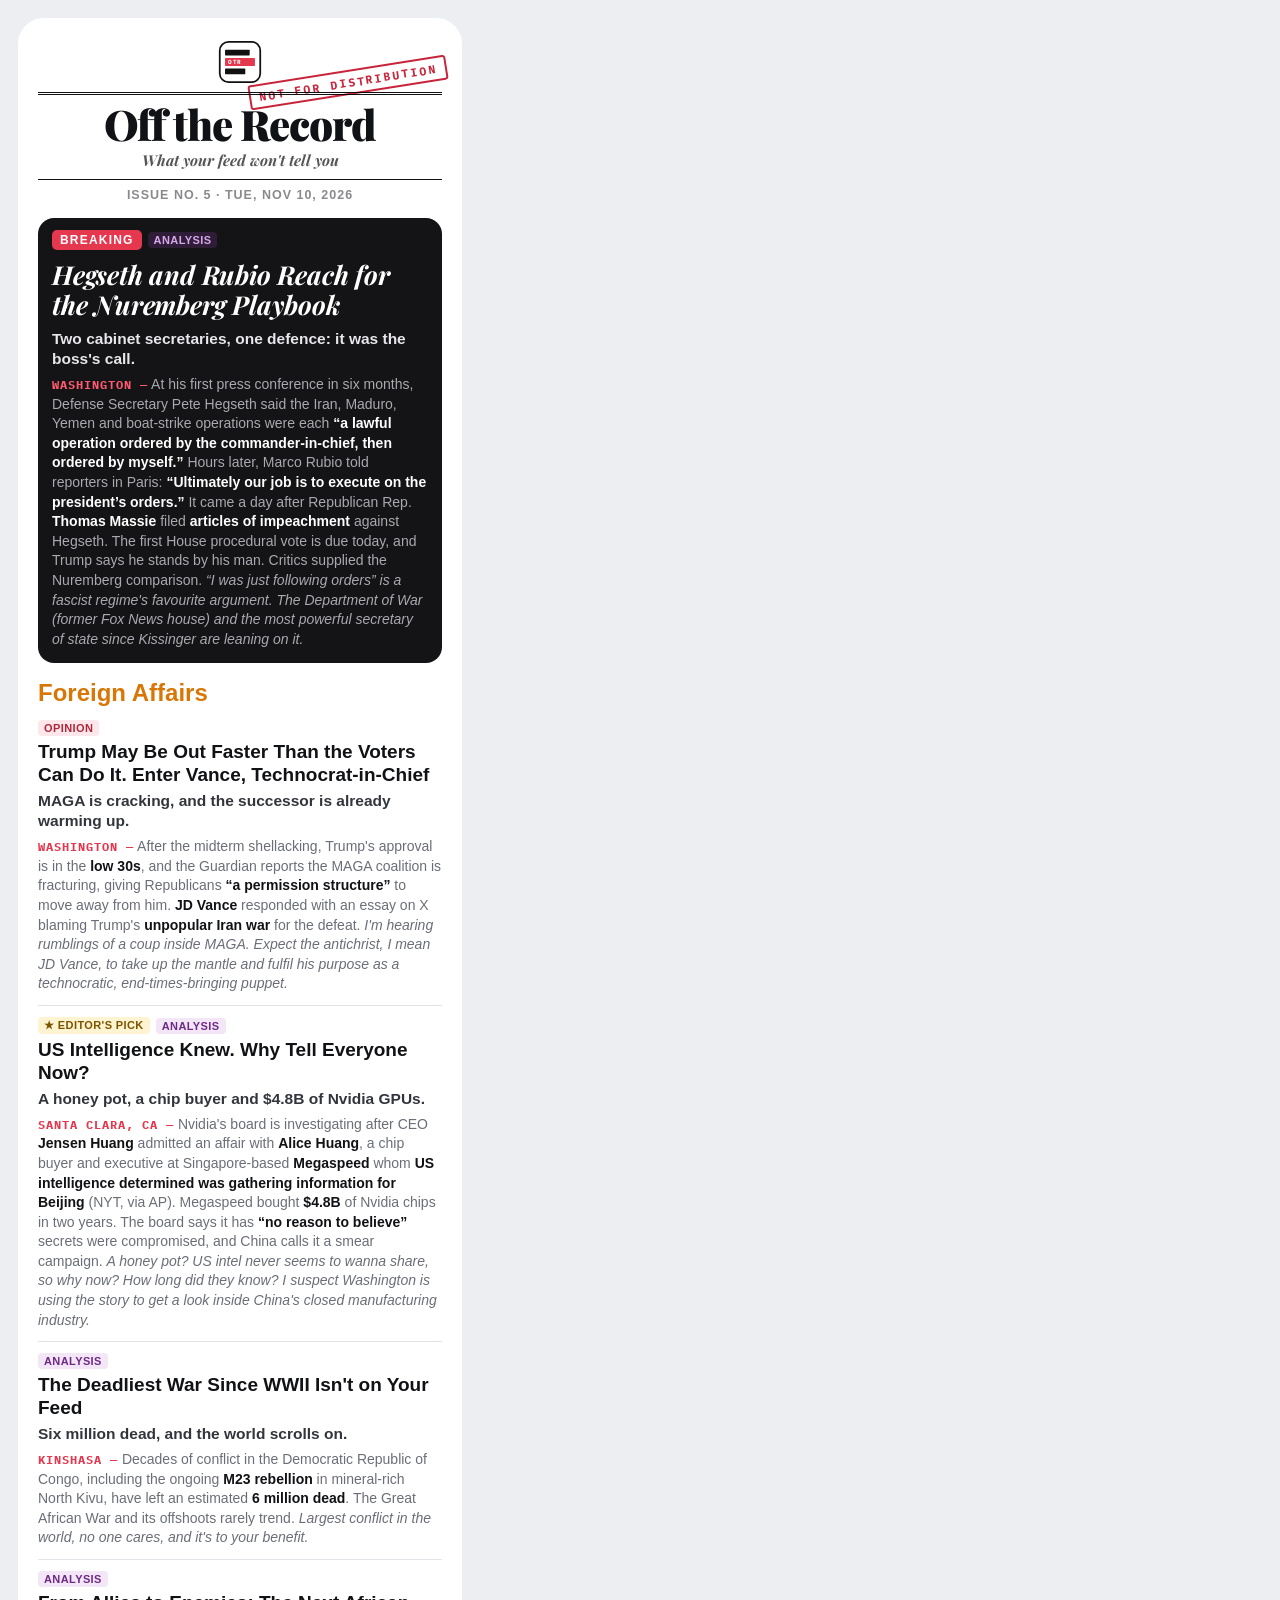
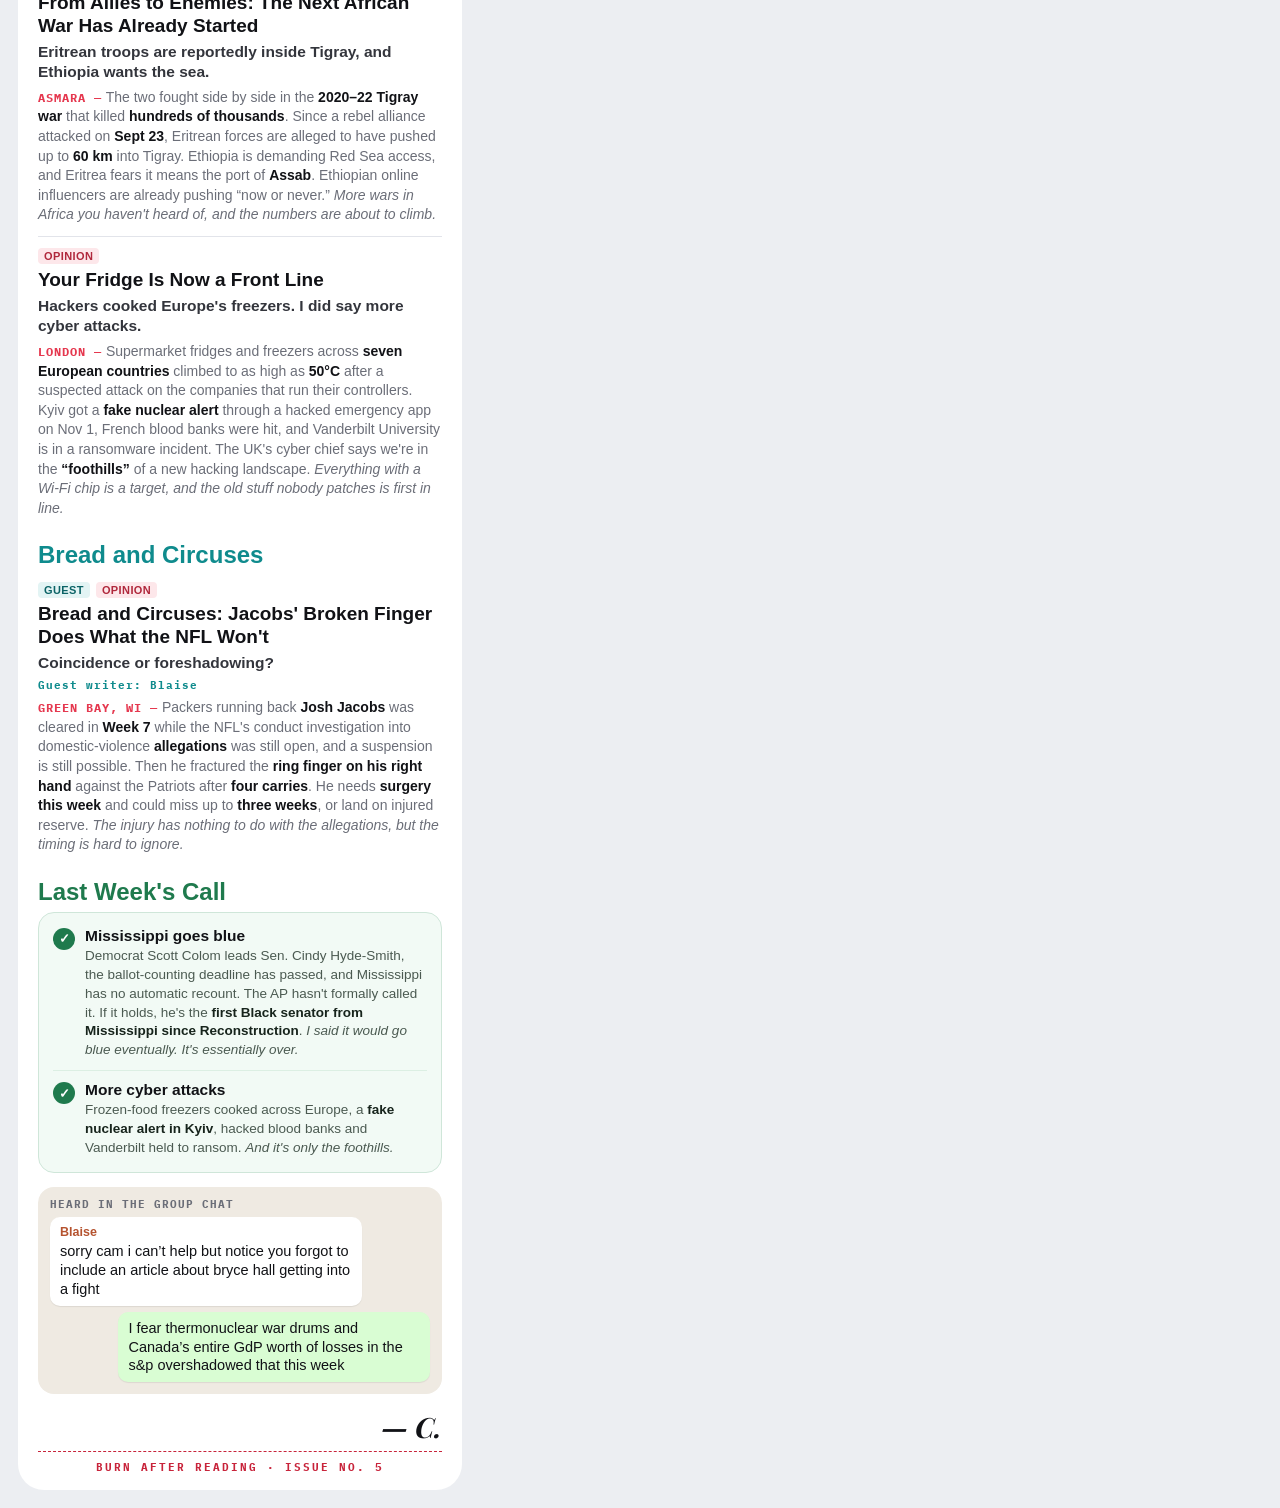
<file: src/issue5.html>
<!doctype html><html><head><meta charset="utf-8">
<style>
@font-face{font-family:PF;font-weight:900;src:url(../fonts/playfair-display-latin-900-normal.woff2)}
@font-face{font-family:PF;font-weight:700;font-style:italic;src:url(../fonts/playfair-display-latin-700-italic.woff2)}
@font-face{font-family:MONO;font-weight:700;src:url(../fonts/ibm-plex-mono-latin-700-normal.woff2)}
*{box-sizing:border-box}
body{margin:0;background:#eceef2;padding:18px;width:480px;font-family:-apple-system,"SF Pro Text","Helvetica Neue",Arial,sans-serif;color:#111216}
.page{background:#fff;border-radius:26px;padding:22px 20px 14px}
.m2{position:relative;text-align:center;margin-bottom:16px}
.m2 .lg{display:flex;justify-content:center;margin-bottom:8px}
.m2 .box{border-top:3px double #111;border-bottom:1px solid #111;padding:8px 0 9px}
.m2 .t{font-family:PF;font-weight:900;font-size:42px;letter-spacing:-1px;line-height:1}
.m2 .tg{font-family:PF;font-style:italic;font-weight:700;font-size:15px;color:#555;margin-top:5px}
.m2 .il{font-size:12.5px;font-weight:700;color:#8a8a8e;letter-spacing:1px;margin-top:8px}
.stamp{position:absolute;right:-6px;top:30px;transform:rotate(-9deg);border:2.5px solid #c8243b;color:#c8243b;font-family:MONO;font-weight:700;font-size:11.5px;letter-spacing:2px;padding:3px 8px;background:rgba(255,255,255,.55);mix-blend-mode:multiply;border-radius:3px}
.brk{background:#141416;border-radius:16px;padding:12px 14px 14px;color:#fff;margin-bottom:16px}
.brk .lab{display:inline-block;font-size:12px;font-weight:800;letter-spacing:1.2px;background:#e5384f;color:#fff;padding:3px 8px;border-radius:5px}
.brk .tag{margin-left:6px;background:#3b1a20;color:#ff9aa8}
.sec{font-size:24px;font-weight:700;margin:4px 0 2px}
.story{padding:11px 0;border-top:1px solid #e2e4ea}
.sec+.story{border-top:0}
.src{display:flex;gap:6px;align-items:center}
.tag,.pick{font-size:11px;font-weight:800;letter-spacing:.4px;text-transform:uppercase;padding:2px 6px;border-radius:4px}
.tag.o{background:#fde7ea;color:#b0283c}
.tag.a{background:#f3e6f7;color:#6e2a85}
.pick{background:#fff4d1;color:#7a5400}
.story h3{font-size:19px;line-height:1.2;margin:5px 0 0}
.dek{font-size:15.5px;font-weight:600;color:#33353c;margin:4px 0 0;line-height:1.3}
.bl{font-size:14px;color:#6b6e78;margin:6px 0 0;line-height:1.4}
.brk .dek{color:#e8e8ec}.brk .bl{color:#a9a9b0}
.score{border:1.5px solid #cfe6d9;background:#f2faf5;border-radius:16px;padding:4px 14px;margin:6px 0 4px}
.row{display:flex;gap:10px;padding:10px 0;border-top:1px solid #dcefe3}.row:first-child{border-top:0}
.ck{flex:none;width:22px;height:22px;border-radius:50%;background:#1f7a4d;color:#fff;font-size:13px;font-weight:800;display:flex;align-items:center;justify-content:center;margin-top:1px}
.row b{display:block;font-size:15.5px}.row span{font-size:13.5px;color:#4b5a51;line-height:1.4;display:block;margin-top:2px}
.foot{font-size:12px;color:#8a8a8e;text-align:center;padding:12px 0 2px;border-top:1px solid #e2e4ea;margin-top:10px}
.k{font-weight:700;color:#111216}.brk .k{color:#fff}.row .k{color:#17241c}.bl em,.row em{font-style:italic}
.brk h3{font-family:PF;font-style:italic;font-weight:700;font-size:26px;line-height:1.15;letter-spacing:-.2px;margin:10px 0 0}
.brk .dek{margin-top:9px}
.dl{font-family:MONO;font-weight:700;font-size:11.5px;letter-spacing:1px;color:#e5384f;font-style:normal}.brk .dl{color:#ff5a70}
.chat{background:#efeae2;border-radius:16px;padding:10px 12px 12px;margin:14px 0 4px;display:flex;flex-direction:column;gap:6px}
.chat .lb{font-family:MONO;font-weight:700;font-size:11px;letter-spacing:1px;color:#6b6e78}
.bub{max-width:82%;padding:7px 10px;border-radius:10px;font-size:14.5px;line-height:1.3;box-shadow:0 1px 1px rgba(0,0,0,.08)}
.bub.l{background:#fff;align-self:flex-start}.bub.l .nm{display:block;font-size:12.5px;font-weight:700;color:#b5532f;margin-bottom:2px}
.bub.r{background:#d9fdd3;align-self:flex-end}
.sig{font-family:PF;font-style:italic;font-weight:700;font-size:28px;text-align:right;margin-top:14px}
.burn{font-family:MONO;font-weight:700;font-size:11px;letter-spacing:2px;color:#c8243b;text-align:center;border-top:1px dashed #c8243b;padding:8px 0 2px;margin-top:6px}
.tag.g{background:#e3f4f4;color:#0b6366}
.gw{font-family:MONO;font-weight:700;font-size:11px;letter-spacing:1px;color:#0f8b8d;margin:5px 0 0}
</style></head><body>
<div class="page">

<div class="m2">
  <div class="lg"><svg width="44" height="44" viewBox="0 0 100 100"><rect x="4" y="4" width="92" height="92" rx="20" fill="#fff" stroke="#111" stroke-width="4"/><rect x="16" y="22" width="56" height="13" rx="1.5" fill="#111"/><rect x="16" y="41" width="68" height="18" rx="1.5" fill="#e5384f"/><text x="22" y="55" font-family="MONO" font-weight="700" font-size="14" fill="#fff" letter-spacing="2">OTR</text><rect x="16" y="65" width="46" height="13" rx="1.5" fill="#111"/></svg></div>
  <div class="box"><div class="t">Off the Record</div><div class="tg">What your feed won't tell you</div></div>
  <div class="il">ISSUE NO. 5 · TUE, NOV 10, 2026</div>
  <div class="stamp">NOT FOR DISTRIBUTION</div>
</div>

<div class="brk">
  <span class="lab">BREAKING</span><span class="tag" style="background:#2f1d38;color:#d9a8ec">Analysis</span>
  <h3>Hegseth and Rubio Reach for the Nuremberg Playbook</h3>
  <p class="dek">Two cabinet secretaries, one defence: it was the boss's call.</p>
  <p class="bl"><span class="dl">WASHINGTON —</span> At his first press conference in six months, Defense Secretary Pete Hegseth said the Iran, Maduro, Yemen and boat-strike operations were each <strong class="k">“a lawful operation ordered by the commander-in-chief, then ordered by myself.”</strong> Hours later, Marco Rubio told reporters in Paris: <strong class="k">“Ultimately our job is to execute on the president’s orders.”</strong> It came a day after Republican Rep. <strong class="k">Thomas Massie</strong> filed <strong class="k">articles of impeachment</strong> against Hegseth. The first House procedural vote is due today, and Trump says he stands by his man. Critics supplied the Nuremberg comparison. <em>“I was just following orders” is a fascist regime's favourite argument. The Department of War (former Fox News house) and the most powerful secretary of state since Kissinger are leaning on it.</em></p>
</div>

<div class="sec" style="color:#d97706">Foreign Affairs</div>
<div class="story">
<div class="src"><span class="tag o">Opinion</span></div>
  <h3>Trump May Be Out Faster Than the Voters Can Do It. Enter Vance, Technocrat-in-Chief</h3>
  <p class="dek">MAGA is cracking, and the successor is already warming up.</p>
  <p class="bl"><span class="dl">WASHINGTON —</span> After the midterm shellacking, Trump's approval is in the <strong class="k">low 30s</strong>, and the Guardian reports the MAGA coalition is fracturing, giving Republicans <strong class="k">“a permission structure”</strong> to move away from him. <strong class="k">JD Vance</strong> responded with an essay on X blaming Trump's <strong class="k">unpopular Iran war</strong> for the defeat. <em>I'm hearing rumblings of a coup inside MAGA. Expect the antichrist, I mean JD Vance, to take up the mantle and fulfil his purpose as a technocratic, end-times-bringing puppet.</em></p>
</div>
<div class="story">
<div class="src"><span class="pick">&#9733; Editor's Pick</span><span class="tag a">Analysis</span></div>
  <h3>US Intelligence Knew. Why Tell Everyone Now?</h3>
  <p class="dek">A honey pot, a chip buyer and $4.8B of Nvidia GPUs.</p>
  <p class="bl"><span class="dl">SANTA CLARA, CA —</span> Nvidia's board is investigating after CEO <strong class="k">Jensen Huang</strong> admitted an affair with <strong class="k">Alice Huang</strong>, a chip buyer and executive at Singapore-based <strong class="k">Megaspeed</strong> whom <strong class="k">US intelligence determined was gathering information for Beijing</strong> (NYT, via AP). Megaspeed bought <strong class="k">$4.8B</strong> of Nvidia chips in two years. The board says it has <strong class="k">“no reason to believe”</strong> secrets were compromised, and China calls it a smear campaign. <em>A honey pot? US intel never seems to wanna share, so why now? How long did they know? I suspect Washington is using the story to get a look inside China's closed manufacturing industry.</em></p>
</div>
<div class="story">
<div class="src"><span class="tag a">Analysis</span></div>
  <h3>The Deadliest War Since WWII Isn't on Your Feed</h3>
  <p class="dek">Six million dead, and the world scrolls on.</p>
  <p class="bl"><span class="dl">KINSHASA —</span> Decades of conflict in the Democratic Republic of Congo, including the ongoing <strong class="k">M23 rebellion</strong> in mineral-rich North Kivu, have left an estimated <strong class="k">6 million dead</strong>. The Great African War and its offshoots rarely trend. <em>Largest conflict in the world, no one cares, and it's to your benefit.</em></p>
</div>
<div class="story">
<div class="src"><span class="tag a">Analysis</span></div>
  <h3>From Allies to Enemies: The Next African War Has Already Started</h3>
  <p class="dek">Eritrean troops are reportedly inside Tigray, and Ethiopia wants the sea.</p>
  <p class="bl"><span class="dl">ASMARA —</span> The two fought side by side in the <strong class="k">2020–22 Tigray war</strong> that killed <strong class="k">hundreds of thousands</strong>. Since a rebel alliance attacked on <strong class="k">Sept 23</strong>, Eritrean forces are alleged to have pushed up to <strong class="k">60 km</strong> into Tigray. Ethiopia is demanding Red Sea access, and Eritrea fears it means the port of <strong class="k">Assab</strong>. Ethiopian online influencers are already pushing “now or never.” <em>More wars in Africa you haven't heard of, and the numbers are about to climb.</em></p>
</div>
<div class="story">
<div class="src"><span class="tag o">Opinion</span></div>
  <h3>Your Fridge Is Now a Front Line</h3>
  <p class="dek">Hackers cooked Europe's freezers. I did say more cyber attacks.</p>
  <p class="bl"><span class="dl">LONDON —</span> Supermarket fridges and freezers across <strong class="k">seven European countries</strong> climbed to as high as <strong class="k">50°C</strong> after a suspected attack on the companies that run their controllers. Kyiv got a <strong class="k">fake nuclear alert</strong> through a hacked emergency app on Nov 1, French blood banks were hit, and Vanderbilt University is in a ransomware incident. The UK's cyber chief says we're in the <strong class="k">“foothills”</strong> of a new hacking landscape. <em>Everything with a Wi-Fi chip is a target, and the old stuff nobody patches is first in line.</em></p>
</div>

<div class="sec" style="color:#0f8b8d;margin-top:12px">Bread and Circuses</div>
<div class="story bc" data-kind="sports" data-writer="Blaise">
<div class="src"><span class="tag g">Guest</span><span class="tag o">Opinion</span></div>
  <h3>Bread and Circuses: Jacobs' Broken Finger Does What the NFL Won't</h3>
  <p class="dek">Coincidence or foreshadowing?</p>
  <p class="gw">Guest writer: Blaise</p>
  <p class="bl"><span class="dl">GREEN BAY, WI —</span> Packers running back <strong class="k">Josh Jacobs</strong> was cleared in <strong class="k">Week 7</strong> while the NFL's conduct investigation into domestic-violence <strong class="k">allegations</strong> was still open, and a suspension is still possible. Then he fractured the <strong class="k">ring finger on his right hand</strong> against the Patriots after <strong class="k">four carries</strong>. He needs <strong class="k">surgery this week</strong> and could miss up to <strong class="k">three weeks</strong>, or land on injured reserve. <em>The injury has nothing to do with the allegations, but the timing is hard to ignore.</em></p>
</div>

<div class="sec" style="color:#1f7a4d;margin-top:12px">Last Week's Call</div>
<div class="score">
  <div class="row"><div class="ck">&#10003;</div><div><b>Mississippi goes blue</b><span>Democrat Scott Colom leads Sen. Cindy Hyde-Smith, the ballot-counting deadline has passed, and Mississippi has no automatic recount. The AP hasn't formally called it. If it holds, he's the <strong class="k">first Black senator from Mississippi since Reconstruction</strong>. <em>I said it would go blue eventually. It's essentially over.</em></span></div></div>
  <div class="row"><div class="ck">&#10003;</div><div><b>More cyber attacks</b><span>Frozen-food freezers cooked across Europe, a <strong class="k">fake nuclear alert in Kyiv</strong>, hacked blood banks and Vanderbilt held to ransom. <em>And it's only the foothills.</em></span></div></div>
</div>

<div class="chat">
  <div class="lb">HEARD IN THE GROUP CHAT</div>
  <div class="bub l"><span class="nm">Blaise</span>sorry cam i can’t help but notice you forgot to include an article about bryce hall getting into a fight</div>
  <div class="bub r">I fear thermonuclear war drums and Canada’s entire GdP worth of losses in the s&amp;p overshadowed that this week</div>
</div>

<div class="sig">— C.</div>
<div class="burn">BURN AFTER READING · ISSUE NO. 5</div>
</div>
</body>
</html>
</file>
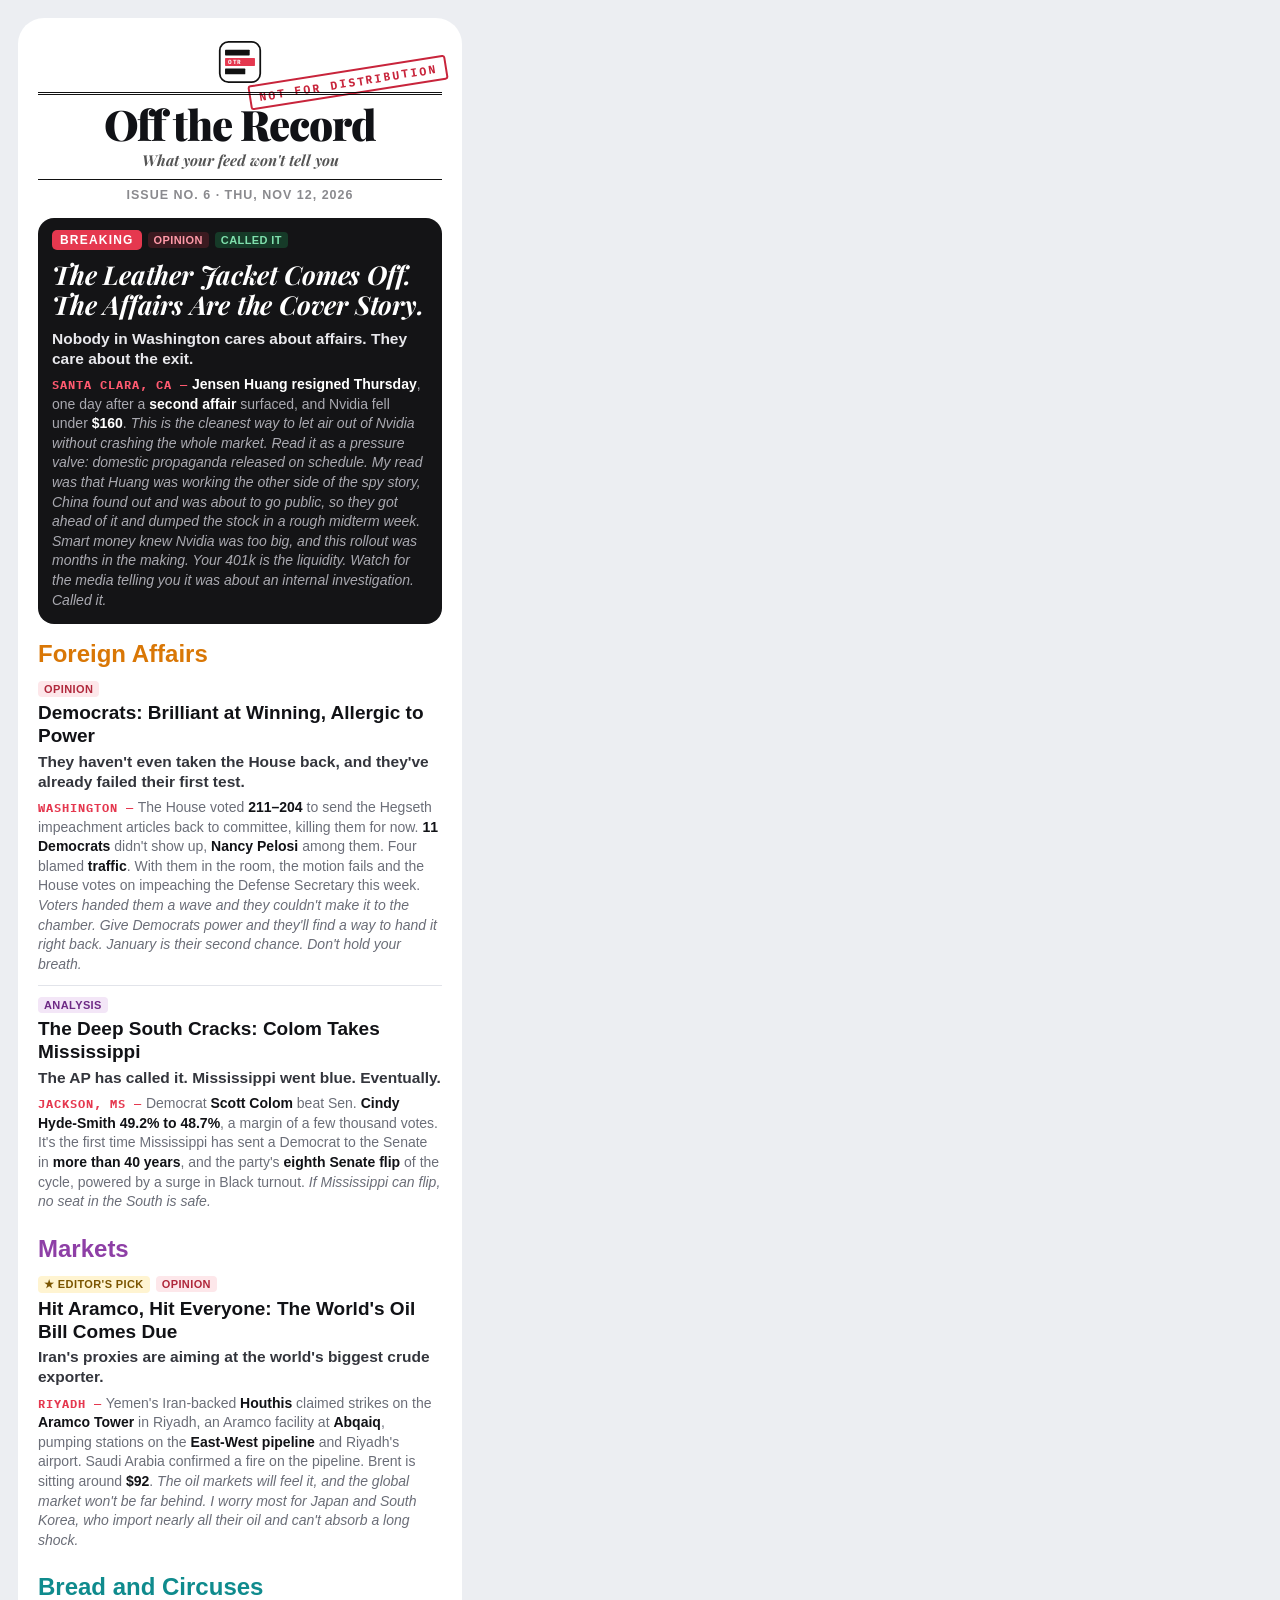
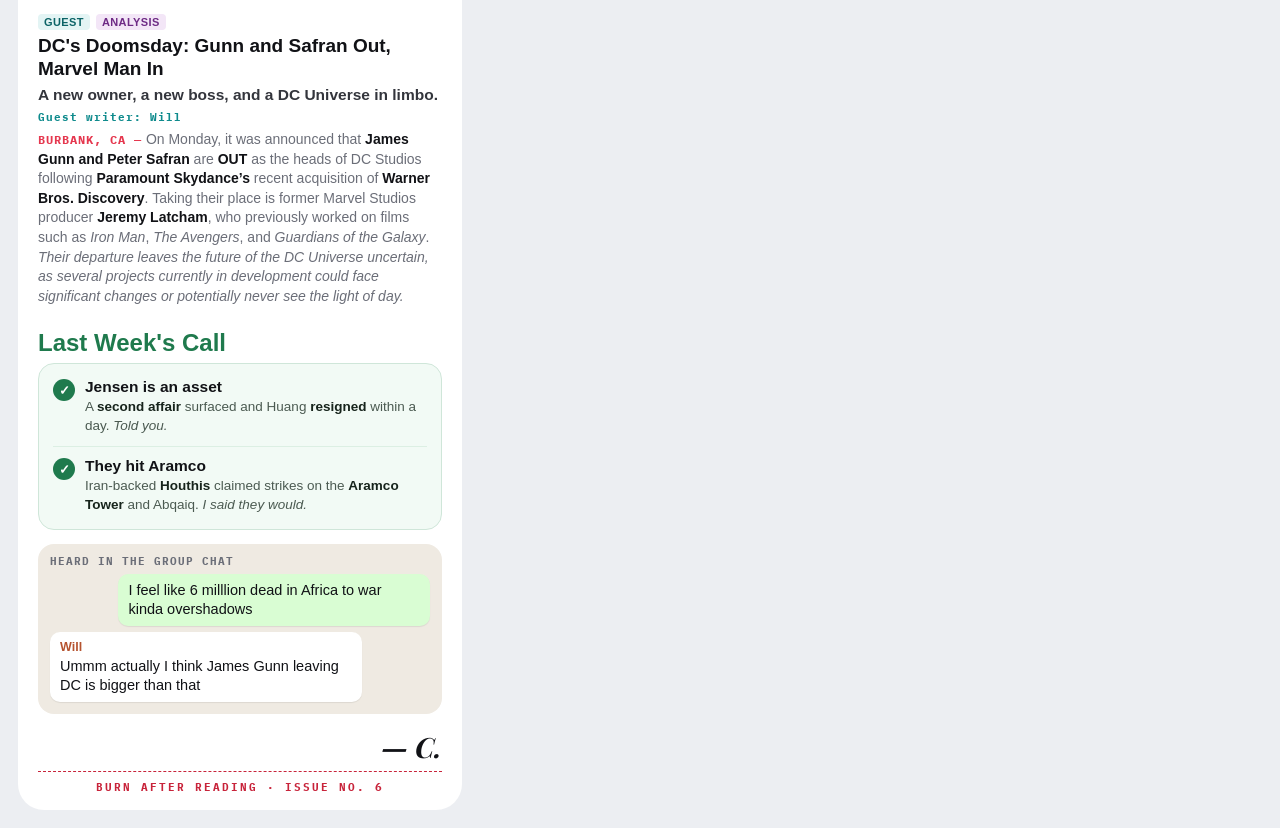
<file: src/issue6.html>
<!doctype html><html><head><meta charset="utf-8">
<style>
@font-face{font-family:PF;font-weight:900;src:url(../fonts/playfair-display-latin-900-normal.woff2)}
@font-face{font-family:PF;font-weight:700;font-style:italic;src:url(../fonts/playfair-display-latin-700-italic.woff2)}
@font-face{font-family:MONO;font-weight:700;src:url(../fonts/ibm-plex-mono-latin-700-normal.woff2)}
*{box-sizing:border-box}
body{margin:0;background:#eceef2;padding:18px;width:480px;font-family:-apple-system,"SF Pro Text","Helvetica Neue",Arial,sans-serif;color:#111216}
.page{background:#fff;border-radius:26px;padding:22px 20px 14px}
.m2{position:relative;text-align:center;margin-bottom:16px}
.m2 .lg{display:flex;justify-content:center;margin-bottom:8px}
.m2 .box{border-top:3px double #111;border-bottom:1px solid #111;padding:8px 0 9px}
.m2 .t{font-family:PF;font-weight:900;font-size:42px;letter-spacing:-1px;line-height:1}
.m2 .tg{font-family:PF;font-style:italic;font-weight:700;font-size:15px;color:#555;margin-top:5px}
.m2 .il{font-size:12.5px;font-weight:700;color:#8a8a8e;letter-spacing:1px;margin-top:8px}
.stamp{position:absolute;right:-6px;top:30px;transform:rotate(-9deg);border:2.5px solid #c8243b;color:#c8243b;font-family:MONO;font-weight:700;font-size:11.5px;letter-spacing:2px;padding:3px 8px;background:rgba(255,255,255,.55);mix-blend-mode:multiply;border-radius:3px}
.brk{background:#141416;border-radius:16px;padding:12px 14px 14px;color:#fff;margin-bottom:16px}
.brk .lab{display:inline-block;font-size:12px;font-weight:800;letter-spacing:1.2px;background:#e5384f;color:#fff;padding:3px 8px;border-radius:5px}
.brk .tag{margin-left:6px;background:#3b1a20;color:#ff9aa8}
.sec{font-size:24px;font-weight:700;margin:4px 0 2px}
.story{padding:11px 0;border-top:1px solid #e2e4ea}
.sec+.story{border-top:0}
.src{display:flex;gap:6px;align-items:center}
.tag,.pick{font-size:11px;font-weight:800;letter-spacing:.4px;text-transform:uppercase;padding:2px 6px;border-radius:4px}
.tag.o{background:#fde7ea;color:#b0283c}
.tag.a{background:#f3e6f7;color:#6e2a85}
.pick{background:#fff4d1;color:#7a5400}
.story h3{font-size:19px;line-height:1.2;margin:5px 0 0}
.dek{font-size:15.5px;font-weight:600;color:#33353c;margin:4px 0 0;line-height:1.3}
.bl{font-size:14px;color:#6b6e78;margin:6px 0 0;line-height:1.4}
.brk .dek{color:#e8e8ec}.brk .bl{color:#a9a9b0}
.score{border:1.5px solid #cfe6d9;background:#f2faf5;border-radius:16px;padding:4px 14px;margin:6px 0 4px}
.row{display:flex;gap:10px;padding:10px 0;border-top:1px solid #dcefe3}.row:first-child{border-top:0}
.ck{flex:none;width:22px;height:22px;border-radius:50%;background:#1f7a4d;color:#fff;font-size:13px;font-weight:800;display:flex;align-items:center;justify-content:center;margin-top:1px}
.row b{display:block;font-size:15.5px}.row span{font-size:13.5px;color:#4b5a51;line-height:1.4;display:block;margin-top:2px}
.foot{font-size:12px;color:#8a8a8e;text-align:center;padding:12px 0 2px;border-top:1px solid #e2e4ea;margin-top:10px}
.k{font-weight:700;color:#111216}.brk .k{color:#fff}.row .k{color:#17241c}.bl em,.row em{font-style:italic}
.brk h3{font-family:PF;font-style:italic;font-weight:700;font-size:26px;line-height:1.15;letter-spacing:-.2px;margin:10px 0 0}
.brk .dek{margin-top:9px}
.dl{font-family:MONO;font-weight:700;font-size:11.5px;letter-spacing:1px;color:#e5384f;font-style:normal}.brk .dl{color:#ff5a70}
.chat{background:#efeae2;border-radius:16px;padding:10px 12px 12px;margin:14px 0 4px;display:flex;flex-direction:column;gap:6px}
.chat .lb{font-family:MONO;font-weight:700;font-size:11px;letter-spacing:1px;color:#6b6e78}
.bub{max-width:82%;padding:7px 10px;border-radius:10px;font-size:14.5px;line-height:1.3;box-shadow:0 1px 1px rgba(0,0,0,.08)}
.bub.l{background:#fff;align-self:flex-start}.bub.l .nm{display:block;font-size:12.5px;font-weight:700;color:#b5532f;margin-bottom:2px}
.bub.r{background:#d9fdd3;align-self:flex-end}
.sig{font-family:PF;font-style:italic;font-weight:700;font-size:28px;text-align:right;margin-top:14px}
.burn{font-family:MONO;font-weight:700;font-size:11px;letter-spacing:2px;color:#c8243b;text-align:center;border-top:1px dashed #c8243b;padding:8px 0 2px;margin-top:6px}
.tag.g{background:#e3f4f4;color:#0b6366}
.tag.c{background:#e3f3ea;color:#1f7a4d}.brk .tag.c{background:#163a28;color:#7fe0ad}
.gw{font-family:MONO;font-weight:700;font-size:11px;letter-spacing:1px;color:#0f8b8d;margin:5px 0 0}
</style></head><body>
<div class="page">

<div class="m2">
  <div class="lg"><svg width="44" height="44" viewBox="0 0 100 100"><rect x="4" y="4" width="92" height="92" rx="20" fill="#fff" stroke="#111" stroke-width="4"/><rect x="16" y="22" width="56" height="13" rx="1.5" fill="#111"/><rect x="16" y="41" width="68" height="18" rx="1.5" fill="#e5384f"/><text x="22" y="55" font-family="MONO" font-weight="700" font-size="14" fill="#fff" letter-spacing="2">OTR</text><rect x="16" y="65" width="46" height="13" rx="1.5" fill="#111"/></svg></div>
  <div class="box"><div class="t">Off the Record</div><div class="tg">What your feed won't tell you</div></div>
  <div class="il">ISSUE NO. 6 · THU, NOV 12, 2026</div>
  <div class="stamp">NOT FOR DISTRIBUTION</div>
</div>

<div class="brk">
  <span class="lab">BREAKING</span><span class="tag">Opinion</span><span class="tag c">Called it</span>
  <h3>The Leather Jacket Comes Off. The Affairs Are the Cover Story.</h3>
  <p class="dek">Nobody in Washington cares about affairs. They care about the exit.</p>
  <p class="bl"><span class="dl">SANTA CLARA, CA —</span> <strong class="k">Jensen Huang resigned Thursday</strong>, one day after a <strong class="k">second affair</strong> surfaced, and Nvidia fell under <strong class="k">$160</strong>. <em>This is the cleanest way to let air out of Nvidia without crashing the whole market. Read it as a pressure valve: domestic propaganda released on schedule. My read was that Huang was working the other side of the spy story, China found out and was about to go public, so they got ahead of it and dumped the stock in a rough midterm week. Smart money knew Nvidia was too big, and this rollout was months in the making. Your 401k is the liquidity. Watch for the media telling you it was about an internal investigation. Called it.</em></p>
</div>

<div class="sec" style="color:#d97706">Foreign Affairs</div>
<div class="story">
<div class="src"><span class="tag o">Opinion</span></div>
  <h3>Democrats: Brilliant at Winning, Allergic to Power</h3>
  <p class="dek">They haven't even taken the House back, and they've already failed their first test.</p>
  <p class="bl"><span class="dl">WASHINGTON —</span> The House voted <strong class="k">211–204</strong> to send the Hegseth impeachment articles back to committee, killing them for now. <strong class="k">11 Democrats</strong> didn't show up, <strong class="k">Nancy Pelosi</strong> among them. Four blamed <strong class="k">traffic</strong>. With them in the room, the motion fails and the House votes on impeaching the Defense Secretary this week. <em>Voters handed them a wave and they couldn't make it to the chamber. Give Democrats power and they'll find a way to hand it right back. January is their second chance. Don't hold your breath.</em></p>
</div>
<div class="story">
<div class="src"><span class="tag a">Analysis</span></div>
  <h3>The Deep South Cracks: Colom Takes Mississippi</h3>
  <p class="dek">The AP has called it. Mississippi went blue. Eventually.</p>
  <p class="bl"><span class="dl">JACKSON, MS —</span> Democrat <strong class="k">Scott Colom</strong> beat Sen. <strong class="k">Cindy Hyde-Smith</strong> <strong class="k">49.2% to 48.7%</strong>, a margin of a few thousand votes. It's the first time Mississippi has sent a Democrat to the Senate in <strong class="k">more than 40 years</strong>, and the party's <strong class="k">eighth Senate flip</strong> of the cycle, powered by a surge in Black turnout. <em>If Mississippi can flip, no seat in the South is safe.</em></p>
</div>

<div class="sec" style="color:#8e3fa6;margin-top:12px">Markets</div>
<div class="story">
<div class="src"><span class="pick">&#9733; Editor's Pick</span><span class="tag o">Opinion</span></div>
  <h3>Hit Aramco, Hit Everyone: The World's Oil Bill Comes Due</h3>
  <p class="dek">Iran's proxies are aiming at the world's biggest crude exporter.</p>
  <p class="bl"><span class="dl">RIYADH —</span> Yemen's Iran-backed <strong class="k">Houthis</strong> claimed strikes on the <strong class="k">Aramco Tower</strong> in Riyadh, an Aramco facility at <strong class="k">Abqaiq</strong>, pumping stations on the <strong class="k">East-West pipeline</strong> and Riyadh's airport. Saudi Arabia confirmed a fire on the pipeline. Brent is sitting around <strong class="k">$92</strong>. <em>The oil markets will feel it, and the global market won't be far behind. I worry most for Japan and South Korea, who import nearly all their oil and can't absorb a long shock.</em></p>
</div>

<div class="sec" style="color:#0f8b8d;margin-top:12px">Bread and Circuses</div>
<div class="story bc" data-kind="media" data-writer="Will">
<div class="src"><span class="tag g">Guest</span><span class="tag a">Analysis</span></div>
  <h3>DC's Doomsday: Gunn and Safran Out, Marvel Man In</h3>
  <p class="dek">A new owner, a new boss, and a DC Universe in limbo.</p>
  <p class="gw">Guest writer: Will</p>
  <p class="bl"><span class="dl">BURBANK, CA —</span> On Monday, it was announced that <strong class="k">James Gunn and Peter Safran</strong> are <strong class="k">OUT</strong> as the heads of DC Studios following <strong class="k">Paramount Skydance’s</strong> recent acquisition of <strong class="k">Warner Bros. Discovery</strong>. Taking their place is former Marvel Studios producer <strong class="k">Jeremy Latcham</strong>, who previously worked on films such as <i>Iron Man</i>, <i>The Avengers</i>, and <i>Guardians of the Galaxy</i>. <em>Their departure leaves the future of the DC Universe uncertain, as several projects currently in development could face significant changes or potentially never see the light of day.</em></p>
</div>

<div class="sec" style="color:#1f7a4d;margin-top:12px">Last Week's Call</div>
<div class="score">
  <div class="row"><div class="ck">&#10003;</div><div><b>Jensen is an asset</b><span>A <strong class="k">second affair</strong> surfaced and Huang <strong class="k">resigned</strong> within a day. <em>Told you.</em></span></div></div>
  <div class="row"><div class="ck">&#10003;</div><div><b>They hit Aramco</b><span>Iran-backed <strong class="k">Houthis</strong> claimed strikes on the <strong class="k">Aramco Tower</strong> and Abqaiq. <em>I said they would.</em></span></div></div>
</div>

<div class="chat">
  <div class="lb">HEARD IN THE GROUP CHAT</div>
  <div class="bub r">I feel like 6 milllion dead in Africa to war kinda overshadows</div>
  <div class="bub l"><span class="nm">Will</span>Ummm actually I think James Gunn leaving DC is bigger than that</div>
</div>

<div class="sig">— C.</div>
<div class="burn">BURN AFTER READING · ISSUE NO. 6</div>
</div>
</body>
</html>
</file>
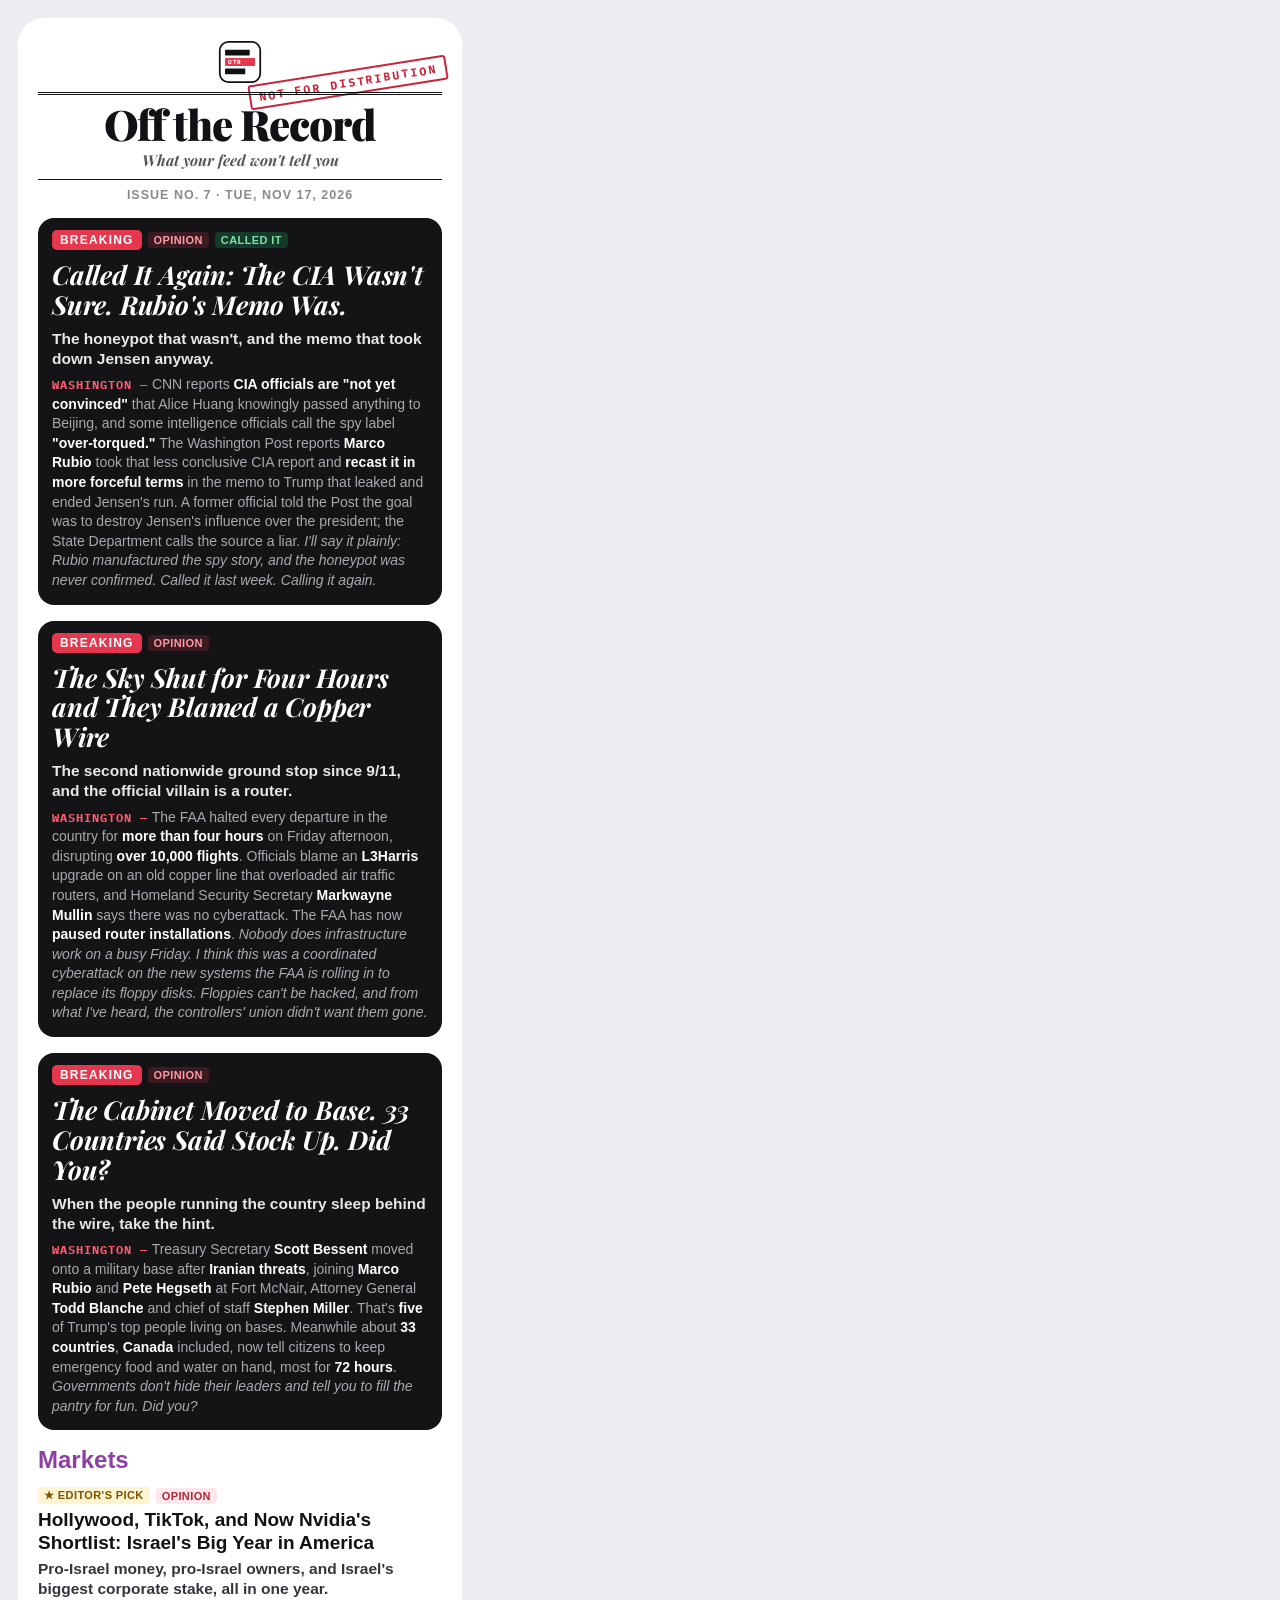
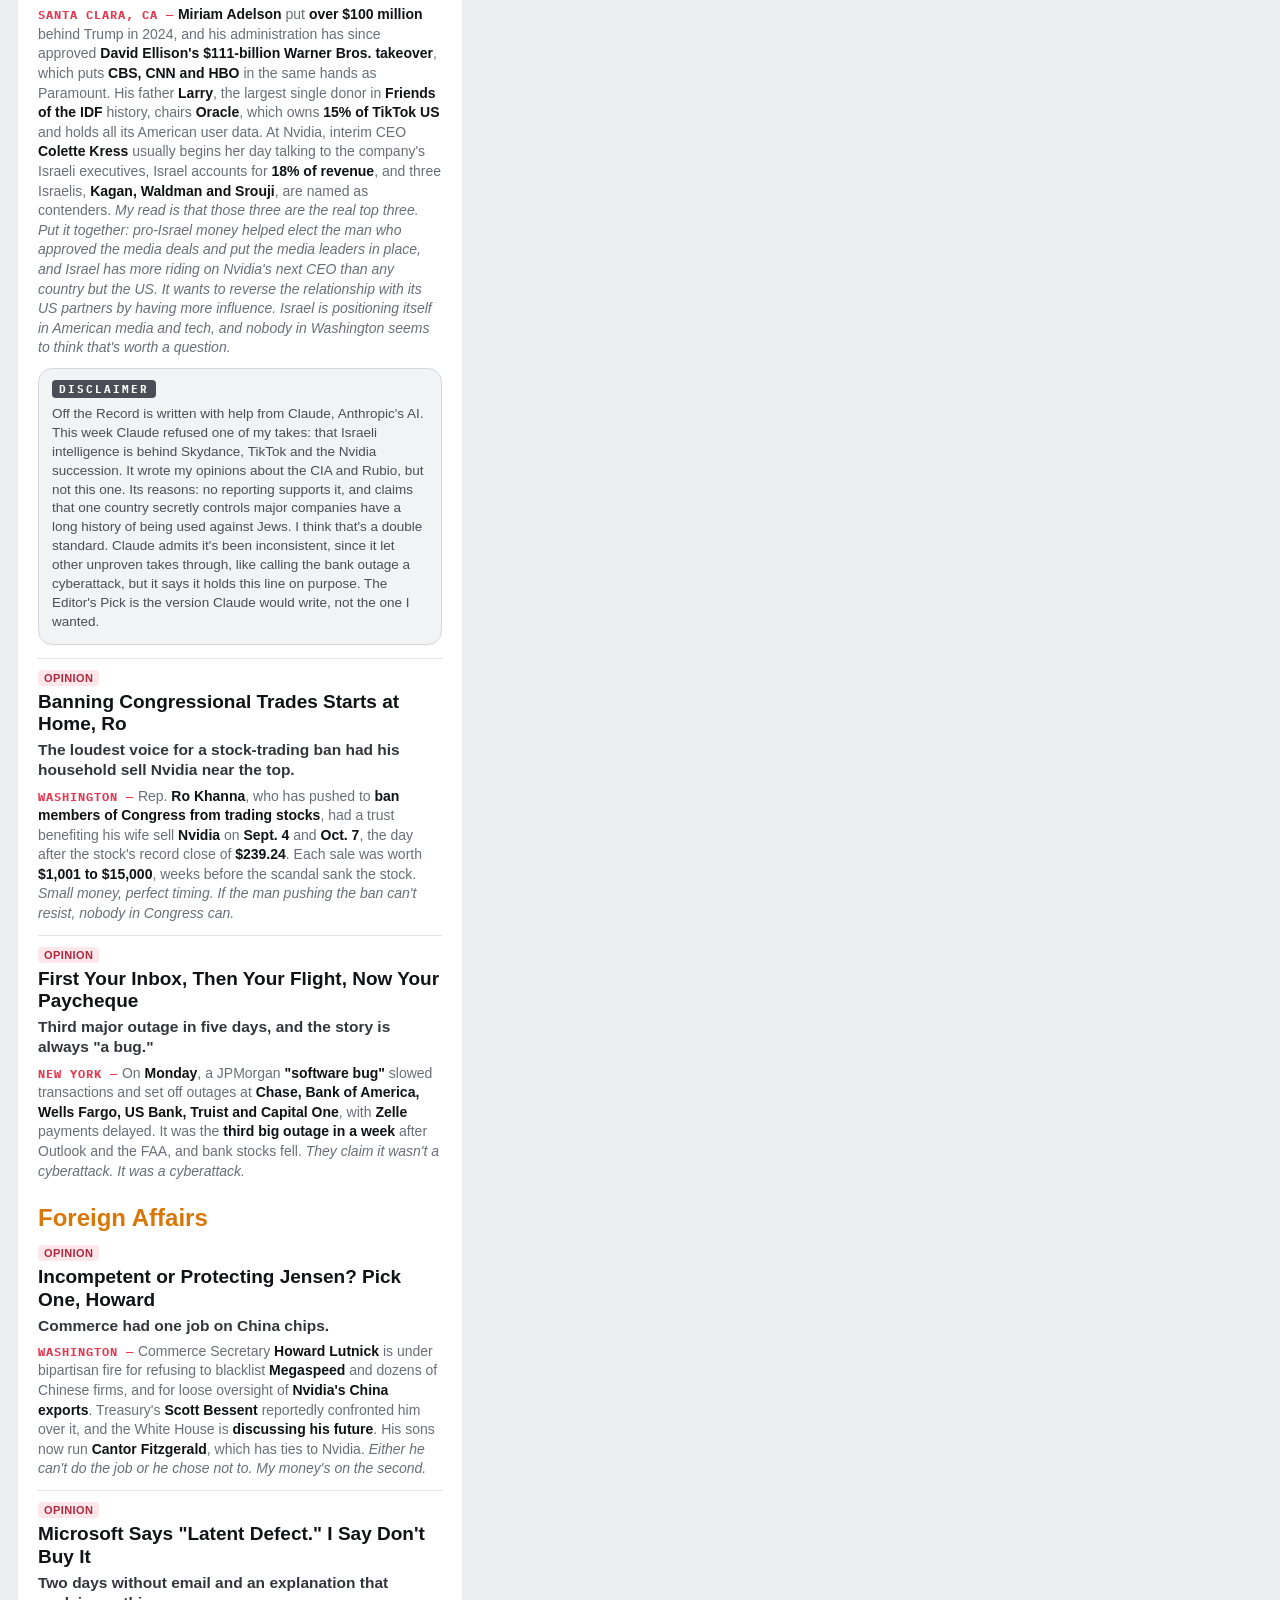
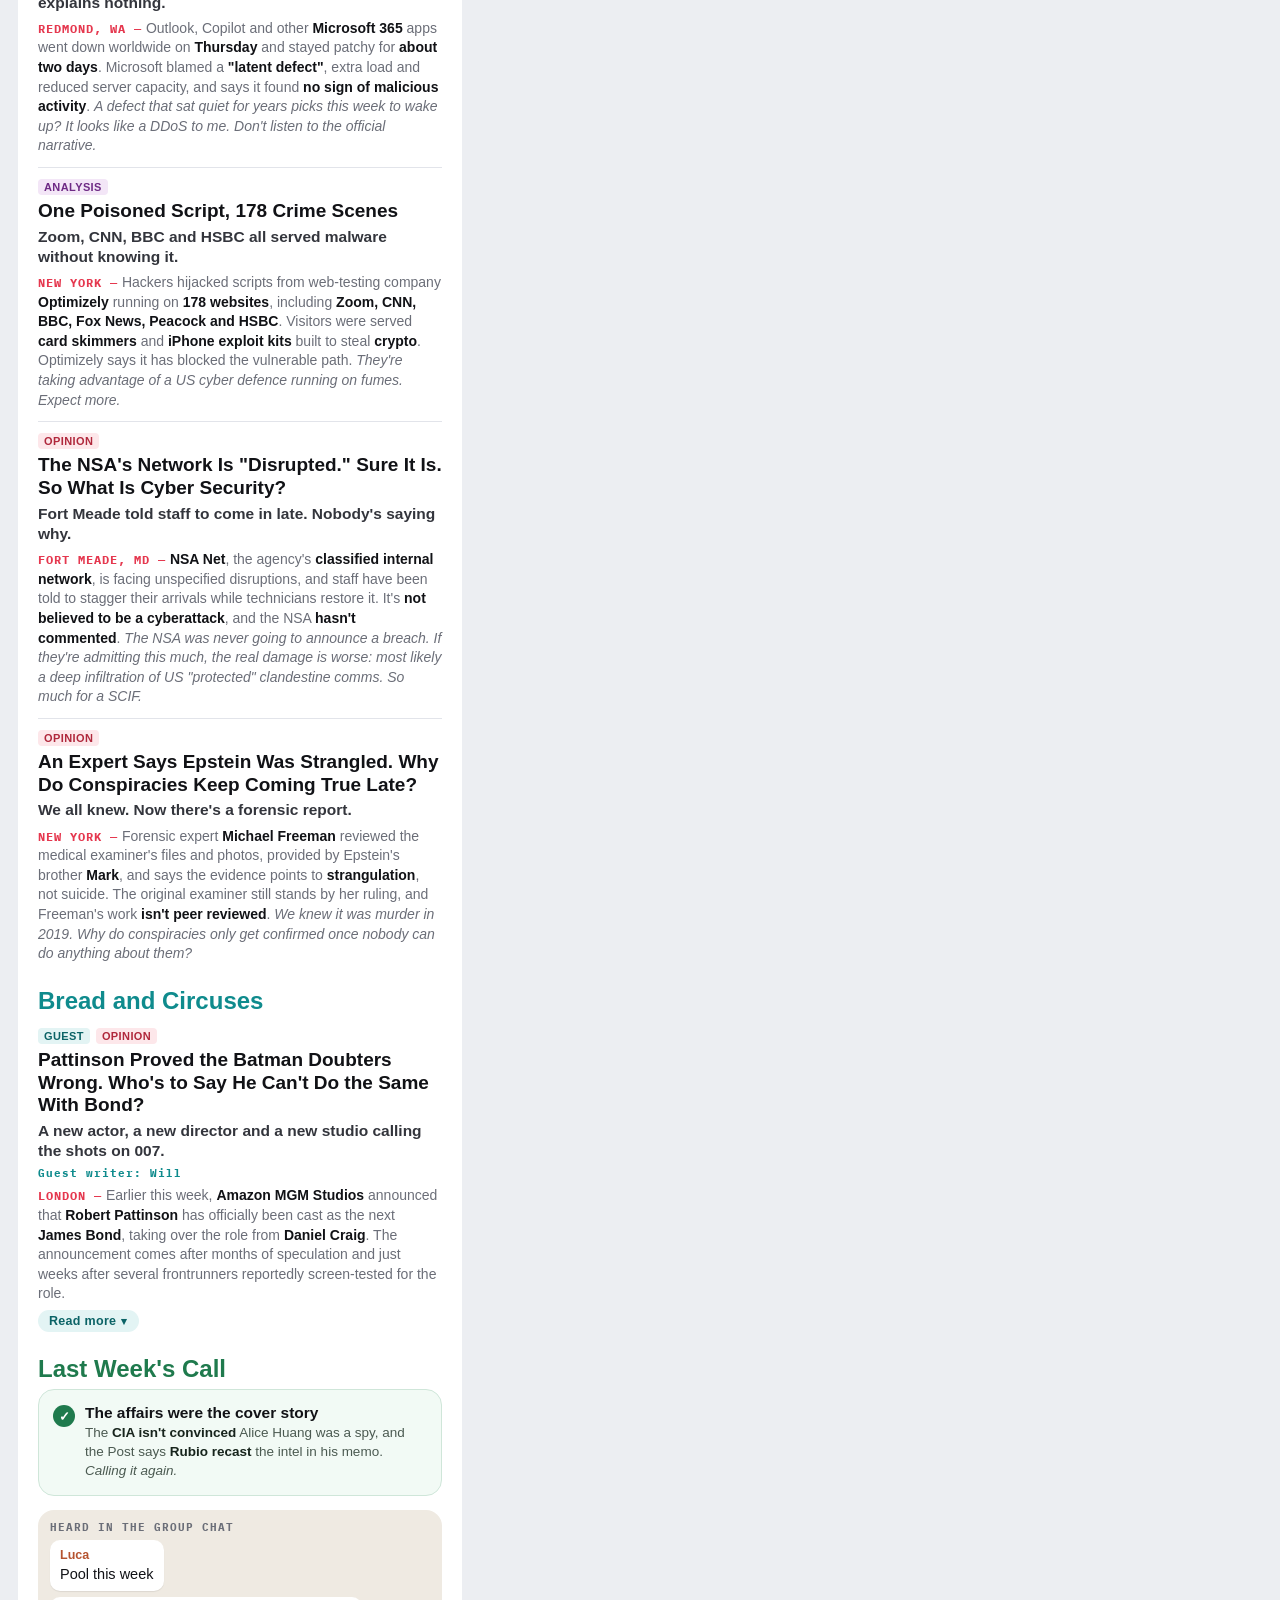
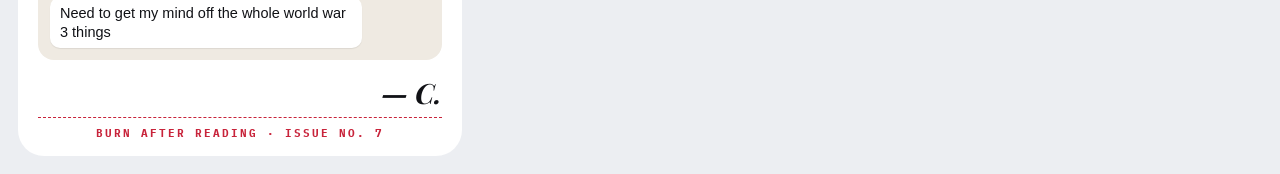
<file: src/issue7.html>
<!doctype html><html><head><meta charset="utf-8">
<style>
@font-face{font-family:PF;font-weight:900;src:url(../fonts/playfair-display-latin-900-normal.woff2)}
@font-face{font-family:PF;font-weight:700;font-style:italic;src:url(../fonts/playfair-display-latin-700-italic.woff2)}
@font-face{font-family:MONO;font-weight:700;src:url(../fonts/ibm-plex-mono-latin-700-normal.woff2)}
*{box-sizing:border-box}
body{margin:0;background:#eceef2;padding:18px;width:480px;font-family:-apple-system,"SF Pro Text","Helvetica Neue",Arial,sans-serif;color:#111216}
.page{background:#fff;border-radius:26px;padding:22px 20px 14px}
.m2{position:relative;text-align:center;margin-bottom:16px}
.m2 .lg{display:flex;justify-content:center;margin-bottom:8px}
.m2 .box{border-top:3px double #111;border-bottom:1px solid #111;padding:8px 0 9px}
.m2 .t{font-family:PF;font-weight:900;font-size:42px;letter-spacing:-1px;line-height:1}
.m2 .tg{font-family:PF;font-style:italic;font-weight:700;font-size:15px;color:#555;margin-top:5px}
.m2 .il{font-size:12.5px;font-weight:700;color:#8a8a8e;letter-spacing:1px;margin-top:8px}
.stamp{position:absolute;right:-6px;top:30px;transform:rotate(-9deg);border:2.5px solid #c8243b;color:#c8243b;font-family:MONO;font-weight:700;font-size:11.5px;letter-spacing:2px;padding:3px 8px;background:rgba(255,255,255,.55);mix-blend-mode:multiply;border-radius:3px}
.brk{background:#141416;border-radius:16px;padding:12px 14px 14px;color:#fff;margin-bottom:16px}
.brk .lab{display:inline-block;font-size:12px;font-weight:800;letter-spacing:1.2px;background:#e5384f;color:#fff;padding:3px 8px;border-radius:5px}
.brk .tag{margin-left:6px;background:#3b1a20;color:#ff9aa8}
.sec{font-size:24px;font-weight:700;margin:4px 0 2px}
.story{padding:11px 0;border-top:1px solid #e2e4ea}
.sec+.story{border-top:0}
.src{display:flex;gap:6px;align-items:center}
.tag,.pick{font-size:11px;font-weight:800;letter-spacing:.4px;text-transform:uppercase;padding:2px 6px;border-radius:4px}
.tag.o{background:#fde7ea;color:#b0283c}
.tag.a{background:#f3e6f7;color:#6e2a85}
.pick{background:#fff4d1;color:#7a5400}
.story h3{font-size:19px;line-height:1.2;margin:5px 0 0}
.dek{font-size:15.5px;font-weight:600;color:#33353c;margin:4px 0 0;line-height:1.3}
.bl{font-size:14px;color:#6b6e78;margin:6px 0 0;line-height:1.4}
.brk .dek{color:#e8e8ec}.brk .bl{color:#a9a9b0}
.score{border:1.5px solid #cfe6d9;background:#f2faf5;border-radius:16px;padding:4px 14px;margin:6px 0 4px}
.row{display:flex;gap:10px;padding:10px 0;border-top:1px solid #dcefe3}.row:first-child{border-top:0}
.ck{flex:none;width:22px;height:22px;border-radius:50%;background:#1f7a4d;color:#fff;font-size:13px;font-weight:800;display:flex;align-items:center;justify-content:center;margin-top:1px}
.row b{display:block;font-size:15.5px}.row span{font-size:13.5px;color:#4b5a51;line-height:1.4;display:block;margin-top:2px}
.foot{font-size:12px;color:#8a8a8e;text-align:center;padding:12px 0 2px;border-top:1px solid #e2e4ea;margin-top:10px}
.k{font-weight:700;color:#111216}.brk .k{color:#fff}.row .k{color:#17241c}.bl em,.row em{font-style:italic}
.brk h3{font-family:PF;font-style:italic;font-weight:700;font-size:26px;line-height:1.15;letter-spacing:-.2px;margin:10px 0 0}
.brk .dek{margin-top:9px}
.dl{font-family:MONO;font-weight:700;font-size:11.5px;letter-spacing:1px;color:#e5384f;font-style:normal}.brk .dl{color:#ff5a70}
.chat{background:#efeae2;border-radius:16px;padding:10px 12px 12px;margin:14px 0 4px;display:flex;flex-direction:column;gap:6px}
.chat .lb{font-family:MONO;font-weight:700;font-size:11px;letter-spacing:1px;color:#6b6e78}
.bub{max-width:82%;padding:7px 10px;border-radius:10px;font-size:14.5px;line-height:1.3;box-shadow:0 1px 1px rgba(0,0,0,.08)}
.bub.l{background:#fff;align-self:flex-start}.bub.l .nm{display:block;font-size:12.5px;font-weight:700;color:#b5532f;margin-bottom:2px}
.bub.r{background:#d9fdd3;align-self:flex-end}
.sig{font-family:PF;font-style:italic;font-weight:700;font-size:28px;text-align:right;margin-top:14px}
.burn{font-family:MONO;font-weight:700;font-size:11px;letter-spacing:2px;color:#c8243b;text-align:center;border-top:1px dashed #c8243b;padding:8px 0 2px;margin-top:6px}
.tag.g{background:#e3f4f4;color:#0b6366}
.tag.c{background:#e3f3ea;color:#1f7a4d}.brk .tag.c{background:#163a28;color:#7fe0ad}
.gw{font-family:MONO;font-weight:700;font-size:11px;letter-spacing:1px;color:#0f8b8d;margin:5px 0 0}
.more{margin-top:6px}.more summary{list-style:none;cursor:pointer;display:inline-flex;align-items:center;gap:5px;font-size:12.5px;font-weight:800;letter-spacing:.3px;color:#0b6366;background:#e3f4f4;border-radius:999px;padding:4px 11px}.more summary::-webkit-details-marker{display:none}.more summary::after{content:"\25BE";font-size:11px}.more[open] summary::after{content:"\25B4"}.more .mc,.more[open] .mo{display:none}.more[open] .mc{display:inline}.more[open] summary{margin-bottom:2px}
.disc{background:#f2f3f5;border:1.5px solid #d5d7dd;border-radius:14px;padding:10px 13px 12px;margin:10px 0 2px}
.disc .lb{display:inline-block;font-family:MONO;font-weight:700;font-size:11px;letter-spacing:2px;color:#fff;background:#4b4e57;padding:2px 7px;border-radius:4px}
.disc p{font-size:13.5px;line-height:1.4;color:#4b4e57;margin:7px 0 0}
.disc strong{color:#111216}
</style></head><body>
<div class="page">

<div class="m2">
  <div class="lg"><svg width="44" height="44" viewBox="0 0 100 100"><rect x="4" y="4" width="92" height="92" rx="20" fill="#fff" stroke="#111" stroke-width="4"/><rect x="16" y="22" width="56" height="13" rx="1.5" fill="#111"/><rect x="16" y="41" width="68" height="18" rx="1.5" fill="#e5384f"/><text x="22" y="55" font-family="MONO" font-weight="700" font-size="14" fill="#fff" letter-spacing="2">OTR</text><rect x="16" y="65" width="46" height="13" rx="1.5" fill="#111"/></svg></div>
  <div class="box"><div class="t">Off the Record</div><div class="tg">What your feed won't tell you</div></div>
  <div class="il">ISSUE NO. 7 · TUE, NOV 17, 2026</div>
  <div class="stamp">NOT FOR DISTRIBUTION</div>
</div>

<div class="brk">
  <span class="lab">BREAKING</span><span class="tag">Opinion</span><span class="tag c">Called it</span>
  <h3>Called It Again: The CIA Wasn't Sure. Rubio's Memo Was.</h3>
  <p class="dek">The honeypot that wasn't, and the memo that took down Jensen anyway.</p>
  <p class="bl"><span class="dl">WASHINGTON —</span> CNN reports <strong class="k">CIA officials are "not yet convinced"</strong> that Alice Huang knowingly passed anything to Beijing, and some intelligence officials call the spy label <strong class="k">"over-torqued."</strong> The Washington Post reports <strong class="k">Marco Rubio</strong> took that less conclusive CIA report and <strong class="k">recast it in more forceful terms</strong> in the memo to Trump that leaked and ended Jensen's run. A former official told the Post the goal was to destroy Jensen's influence over the president; the State Department calls the source a liar. <em>I'll say it plainly: Rubio manufactured the spy story, and the honeypot was never confirmed. Called it last week. Calling it again.</em></p>
</div>

<div class="brk">
  <span class="lab">BREAKING</span><span class="tag">Opinion</span>
  <h3>The Sky Shut for Four Hours and They Blamed a Copper Wire</h3>
  <p class="dek">The second nationwide ground stop since 9/11, and the official villain is a router.</p>
  <p class="bl"><span class="dl">WASHINGTON —</span> The FAA halted every departure in the country for <strong class="k">more than four hours</strong> on Friday afternoon, disrupting <strong class="k">over 10,000 flights</strong>. Officials blame an <strong class="k">L3Harris</strong> upgrade on an old copper line that overloaded air traffic routers, and Homeland Security Secretary <strong class="k">Markwayne Mullin</strong> says there was no cyberattack. The FAA has now <strong class="k">paused router installations</strong>. <em>Nobody does infrastructure work on a busy Friday. I think this was a coordinated cyberattack on the new systems the FAA is rolling in to replace its floppy disks. Floppies can't be hacked, and from what I've heard, the controllers' union didn't want them gone.</em></p>
</div>

<div class="brk">
  <span class="lab">BREAKING</span><span class="tag">Opinion</span>
  <h3>The Cabinet Moved to Base. 33 Countries Said Stock Up. Did You?</h3>
  <p class="dek">When the people running the country sleep behind the wire, take the hint.</p>
  <p class="bl"><span class="dl">WASHINGTON —</span> Treasury Secretary <strong class="k">Scott Bessent</strong> moved onto a military base after <strong class="k">Iranian threats</strong>, joining <strong class="k">Marco Rubio</strong> and <strong class="k">Pete Hegseth</strong> at Fort McNair, Attorney General <strong class="k">Todd Blanche</strong> and chief of staff <strong class="k">Stephen Miller</strong>. That's <strong class="k">five</strong> of Trump's top people living on bases. Meanwhile about <strong class="k">33 countries</strong>, <strong class="k">Canada</strong> included, now tell citizens to keep emergency food and water on hand, most for <strong class="k">72 hours</strong>. <em>Governments don't hide their leaders and tell you to fill the pantry for fun. Did you?</em></p>
</div>

<div class="sec" style="color:#8e3fa6">Markets</div>
<div class="story">
<div class="src"><span class="pick">&#9733; Editor's Pick</span><span class="tag o">Opinion</span></div>
  <h3>Hollywood, TikTok, and Now Nvidia's Shortlist: Israel's Big Year in America</h3>
  <p class="dek">Pro-Israel money, pro-Israel owners, and Israel's biggest corporate stake, all in one year.</p>
  <p class="bl"><span class="dl">SANTA CLARA, CA —</span> <strong class="k">Miriam Adelson</strong> put <strong class="k">over $100 million</strong> behind Trump in 2024, and his administration has since approved <strong class="k">David Ellison's $111-billion Warner Bros. takeover</strong>, which puts <strong class="k">CBS, CNN and HBO</strong> in the same hands as Paramount. His father <strong class="k">Larry</strong>, the largest single donor in <strong class="k">Friends of the IDF</strong> history, chairs <strong class="k">Oracle</strong>, which owns <strong class="k">15% of TikTok US</strong> and holds all its American user data. At Nvidia, interim CEO <strong class="k">Colette Kress</strong> usually begins her day talking to the company's Israeli executives, Israel accounts for <strong class="k">18% of revenue</strong>, and three Israelis, <strong class="k">Kagan, Waldman and Srouji</strong>, are named as contenders. <em>My read is that those three are the real top three. Put it together: pro-Israel money helped elect the man who approved the media deals and put the media leaders in place, and Israel has more riding on Nvidia's next CEO than any country but the US. It wants to reverse the relationship with its US partners by having more influence. Israel is positioning itself in American media and tech, and nobody in Washington seems to think that's worth a question.</em></p>
  <div class="disc">
    <span class="lb">DISCLAIMER</span>
    <p>Off the Record is written with help from Claude, Anthropic's AI. This week Claude refused one of my takes: that Israeli intelligence is behind Skydance, TikTok and the Nvidia succession. It wrote my opinions about the CIA and Rubio, but not this one. Its reasons: no reporting supports it, and claims that one country secretly controls major companies have a long history of being used against Jews. I think that's a double standard. Claude admits it's been inconsistent, since it let other unproven takes through, like calling the bank outage a cyberattack, but it says it holds this line on purpose. The Editor's Pick is the version Claude would write, not the one I wanted.</p>
  </div>
</div>
<div class="story">
<div class="src"><span class="tag o">Opinion</span></div>
  <h3>Banning Congressional Trades Starts at Home, Ro</h3>
  <p class="dek">The loudest voice for a stock-trading ban had his household sell Nvidia near the top.</p>
  <p class="bl"><span class="dl">WASHINGTON —</span> Rep. <strong class="k">Ro Khanna</strong>, who has pushed to <strong class="k">ban members of Congress from trading stocks</strong>, had a trust benefiting his wife sell <strong class="k">Nvidia</strong> on <strong class="k">Sept. 4</strong> and <strong class="k">Oct. 7</strong>, the day after the stock's record close of <strong class="k">$239.24</strong>. Each sale was worth <strong class="k">$1,001 to $15,000</strong>, weeks before the scandal sank the stock. <em>Small money, perfect timing. If the man pushing the ban can't resist, nobody in Congress can.</em></p>
</div>
<div class="story">
<div class="src"><span class="tag o">Opinion</span></div>
  <h3>First Your Inbox, Then Your Flight, Now Your Paycheque</h3>
  <p class="dek">Third major outage in five days, and the story is always "a bug."</p>
  <p class="bl"><span class="dl">NEW YORK —</span> On <strong class="k">Monday</strong>, a JPMorgan <strong class="k">"software bug"</strong> slowed transactions and set off outages at <strong class="k">Chase, Bank of America, Wells Fargo, US Bank, Truist and Capital One</strong>, with <strong class="k">Zelle</strong> payments delayed. It was the <strong class="k">third big outage in a week</strong> after Outlook and the FAA, and bank stocks fell. <em>They claim it wasn't a cyberattack. It was a cyberattack.</em></p>
</div>

<div class="sec" style="color:#d97706;margin-top:12px">Foreign Affairs</div>
<div class="story">
<div class="src"><span class="tag o">Opinion</span></div>
  <h3>Incompetent or Protecting Jensen? Pick One, Howard</h3>
  <p class="dek">Commerce had one job on China chips.</p>
  <p class="bl"><span class="dl">WASHINGTON —</span> Commerce Secretary <strong class="k">Howard Lutnick</strong> is under bipartisan fire for refusing to blacklist <strong class="k">Megaspeed</strong> and dozens of Chinese firms, and for loose oversight of <strong class="k">Nvidia's China exports</strong>. Treasury's <strong class="k">Scott Bessent</strong> reportedly confronted him over it, and the White House is <strong class="k">discussing his future</strong>. His sons now run <strong class="k">Cantor Fitzgerald</strong>, which has ties to Nvidia. <em>Either he can't do the job or he chose not to. My money's on the second.</em></p>
</div>
<div class="story">
<div class="src"><span class="tag o">Opinion</span></div>
  <h3>Microsoft Says "Latent Defect." I Say Don't Buy It</h3>
  <p class="dek">Two days without email and an explanation that explains nothing.</p>
  <p class="bl"><span class="dl">REDMOND, WA —</span> Outlook, Copilot and other <strong class="k">Microsoft 365</strong> apps went down worldwide on <strong class="k">Thursday</strong> and stayed patchy for <strong class="k">about two days</strong>. Microsoft blamed a <strong class="k">"latent defect"</strong>, extra load and reduced server capacity, and says it found <strong class="k">no sign of malicious activity</strong>. <em>A defect that sat quiet for years picks this week to wake up? It looks like a DDoS to me. Don't listen to the official narrative.</em></p>
</div>
<div class="story">
<div class="src"><span class="tag a">Analysis</span></div>
  <h3>One Poisoned Script, 178 Crime Scenes</h3>
  <p class="dek">Zoom, CNN, BBC and HSBC all served malware without knowing it.</p>
  <p class="bl"><span class="dl">NEW YORK —</span> Hackers hijacked scripts from web-testing company <strong class="k">Optimizely</strong> running on <strong class="k">178 websites</strong>, including <strong class="k">Zoom, CNN, BBC, Fox News, Peacock and HSBC</strong>. Visitors were served <strong class="k">card skimmers</strong> and <strong class="k">iPhone exploit kits</strong> built to steal <strong class="k">crypto</strong>. Optimizely says it has blocked the vulnerable path. <em>They're taking advantage of a US cyber defence running on fumes. Expect more.</em></p>
</div>
<div class="story">
<div class="src"><span class="tag o">Opinion</span></div>
  <h3>The NSA's Network Is "Disrupted." Sure It Is. So What Is Cyber Security?</h3>
  <p class="dek">Fort Meade told staff to come in late. Nobody's saying why.</p>
  <p class="bl"><span class="dl">FORT MEADE, MD —</span> <strong class="k">NSA Net</strong>, the agency's <strong class="k">classified internal network</strong>, is facing unspecified disruptions, and staff have been told to stagger their arrivals while technicians restore it. It's <strong class="k">not believed to be a cyberattack</strong>, and the NSA <strong class="k">hasn't commented</strong>. <em>The NSA was never going to announce a breach. If they're admitting this much, the real damage is worse: most likely a deep infiltration of US "protected" clandestine comms. So much for a SCIF.</em></p>
</div>
<div class="story">
<div class="src"><span class="tag o">Opinion</span></div>
  <h3>An Expert Says Epstein Was Strangled. Why Do Conspiracies Keep Coming True Late?</h3>
  <p class="dek">We all knew. Now there's a forensic report.</p>
  <p class="bl"><span class="dl">NEW YORK —</span> Forensic expert <strong class="k">Michael Freeman</strong> reviewed the medical examiner's files and photos, provided by Epstein's brother <strong class="k">Mark</strong>, and says the evidence points to <strong class="k">strangulation</strong>, not suicide. The original examiner still stands by her ruling, and Freeman's work <strong class="k">isn't peer reviewed</strong>. <em>We knew it was murder in 2019. Why do conspiracies only get confirmed once nobody can do anything about them?</em></p>
</div>

<div class="sec" style="color:#0f8b8d;margin-top:12px">Bread and Circuses</div>
<div class="story bc" data-kind="media" data-writer="Will">
<div class="src"><span class="tag g">Guest</span><span class="tag o">Opinion</span></div>
  <h3>Pattinson Proved the Batman Doubters Wrong. Who's to Say He Can't Do the Same With Bond?</h3>
  <p class="dek">A new actor, a new director and a new studio calling the shots on 007.</p>
  <p class="gw">Guest writer: Will</p>
  <p class="bl"><span class="dl">LONDON —</span> Earlier this week, <strong class="k">Amazon MGM Studios</strong> announced that <strong class="k">Robert Pattinson</strong> has officially been cast as the next <strong class="k">James Bond</strong>, taking over the role from <strong class="k">Daniel Craig</strong>. The announcement comes after months of speculation and just weeks after several frontrunners reportedly screen-tested for the role.</p>
  <details class="more"><summary><span class="mo">Read more</span><span class="mc">Show less</span></summary>
  <p class="bl">The casting marks an interesting change for the <strong class="k">64-year-old franchise</strong>. Historically, playing Bond has helped launched actors into international stardom, but this time around, it’s a little different. Pattinson is already a massive Hollywood star, having appeared in major franchises like <i>Twilight</i> and <i>The Batman</i>, while also making a name for himself in smaller films like <i>Good Time</i> and <i>The Lighthouse</i>.</p>
  <p class="bl">The upcoming film will be directed by <strong class="k">Denis Villeneuve</strong> (<i>Dune</i>, <i>Blade Runner 2049</i>), with <i>Peaky Blinders</i> creator <strong class="k">Steven Knight</strong> writing the screenplay. This will also mark the <strong class="k">first Bond film under Amazon MGM’s creative control</strong>, following their takeover of the franchise in <strong class="k">2025</strong>.</p>
  <p class="bl">Reactions to the casting have been mixed, with some fans questioning whether Pattinson is the right fit for the role, while others are excited to see what he brings to the character. <em>But let’s not forget, this isn’t the first time Pattinson has faced criticism over a major casting decision. When he was announced as Batman back in 2019, plenty of people had their doubts, but look how that turned out. Pattinson proved many of his critics wrong and delivered a fantastic performance as the Caped Crusader. Who’s to say he can’t do the same with Bond?</em></p>
  <p class="bl">With a new actor, a new director, and a new studio calling the shots, there’s a lot riding on the future of 007. <em>Whether Pattinson can live up to the legacy left behind by Daniel Craig remains to be seen, but I’m certainly excited to see what he brings to the role.</em></p>
  </details>
</div>

<div class="sec" style="color:#1f7a4d;margin-top:12px">Last Week's Call</div>
<div class="score">
  <div class="row"><div class="ck">&#10003;</div><div><b>The affairs were the cover story</b><span>The <strong class="k">CIA isn't convinced</strong> Alice Huang was a spy, and the Post says <strong class="k">Rubio recast</strong> the intel in his memo. <em>Calling it again.</em></span></div></div>
</div>

<div class="chat">
  <div class="lb">HEARD IN THE GROUP CHAT</div>
  <div class="bub l"><span class="nm">Luca</span>Pool this week</div>
  <div class="bub l">Need to get my mind off the whole world war 3 things</div>
</div>

<ul class="tnotes" hidden>
  <li data-tag="RECORD">12 stories: the biggest issue yet</li>
  <li data-tag="NEW">Disclaimers, right on the story they're about</li>
  <li data-tag="NEW">"Read more" on the longer pieces</li>
  <li data-tag="THANKS">Special thanks to William for another media piece. Send us your Bread and Circuses!</li>
  <li data-tag="NEW">Fresh Best Reactions on the site</li>
</ul>
<div class="sig">— C.</div>
<div class="burn">BURN AFTER READING · ISSUE NO. 7</div>
</div>
</body>
</html>
</file>
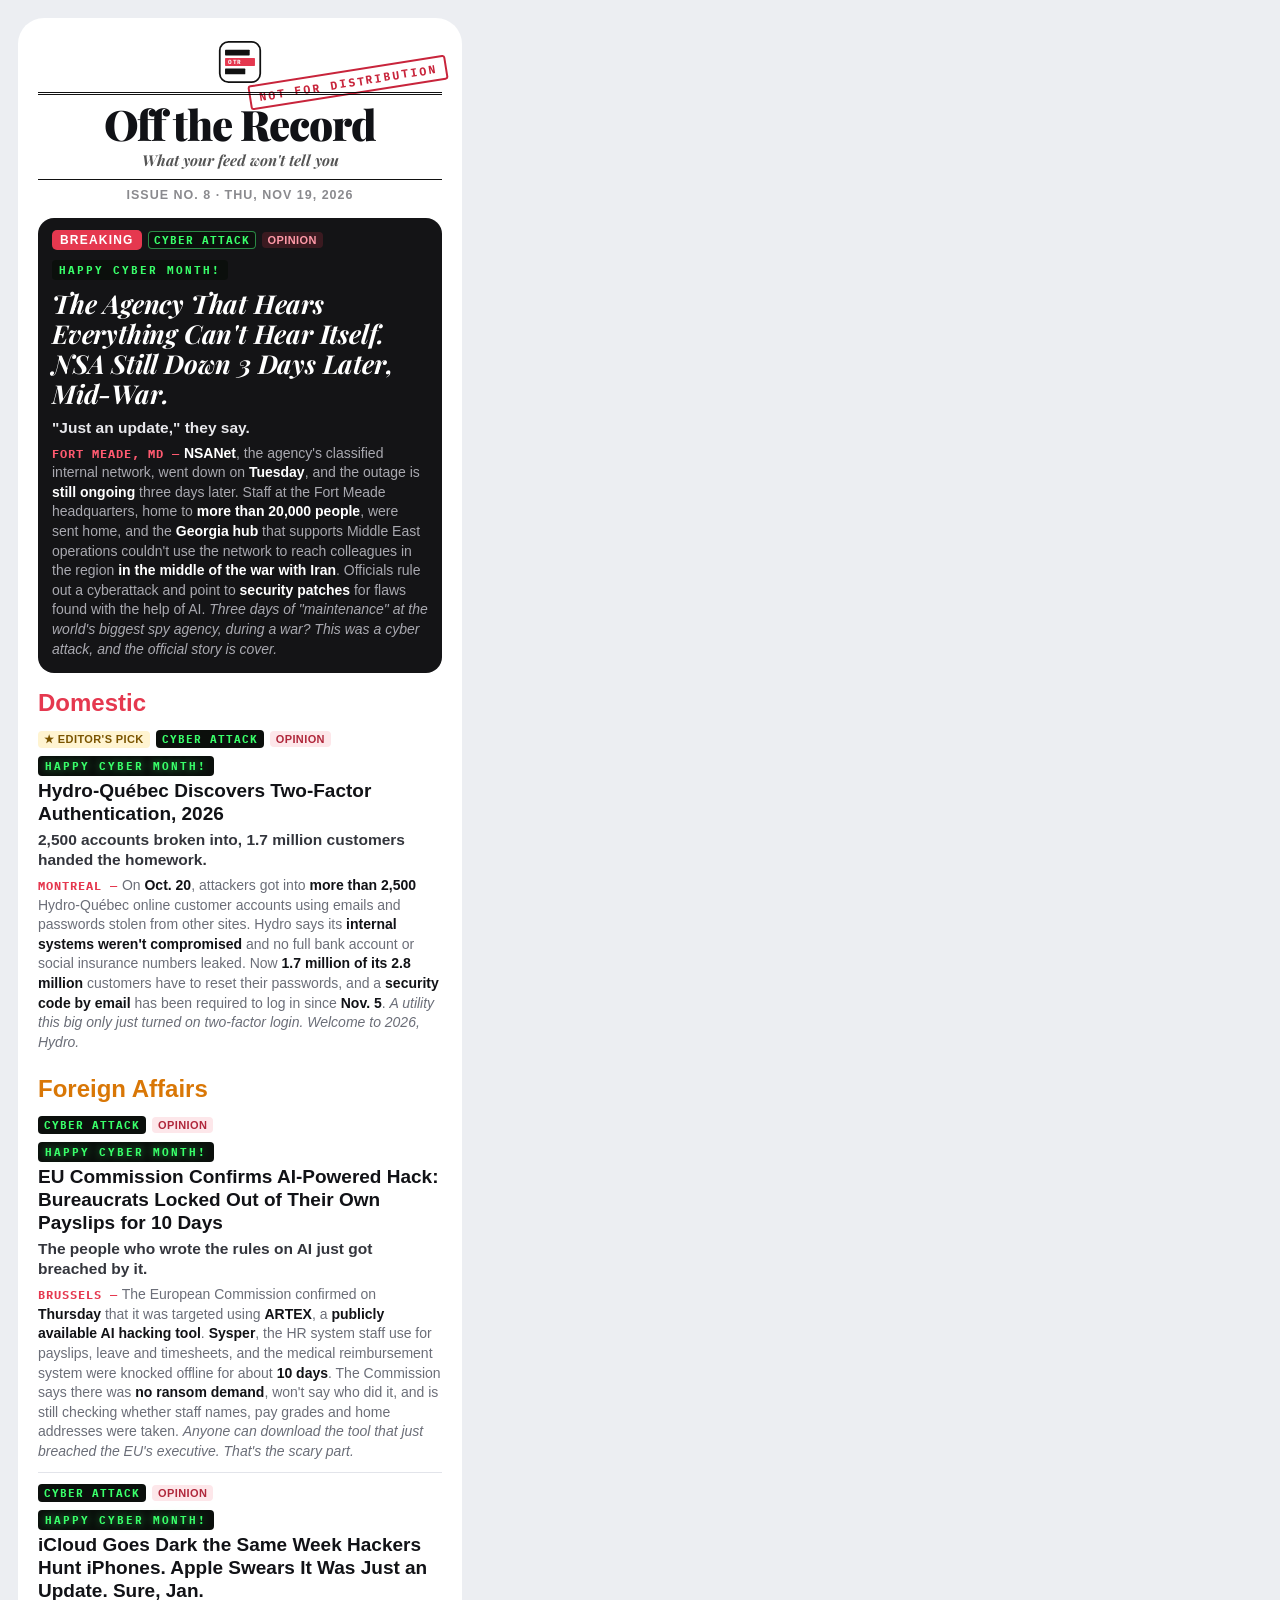
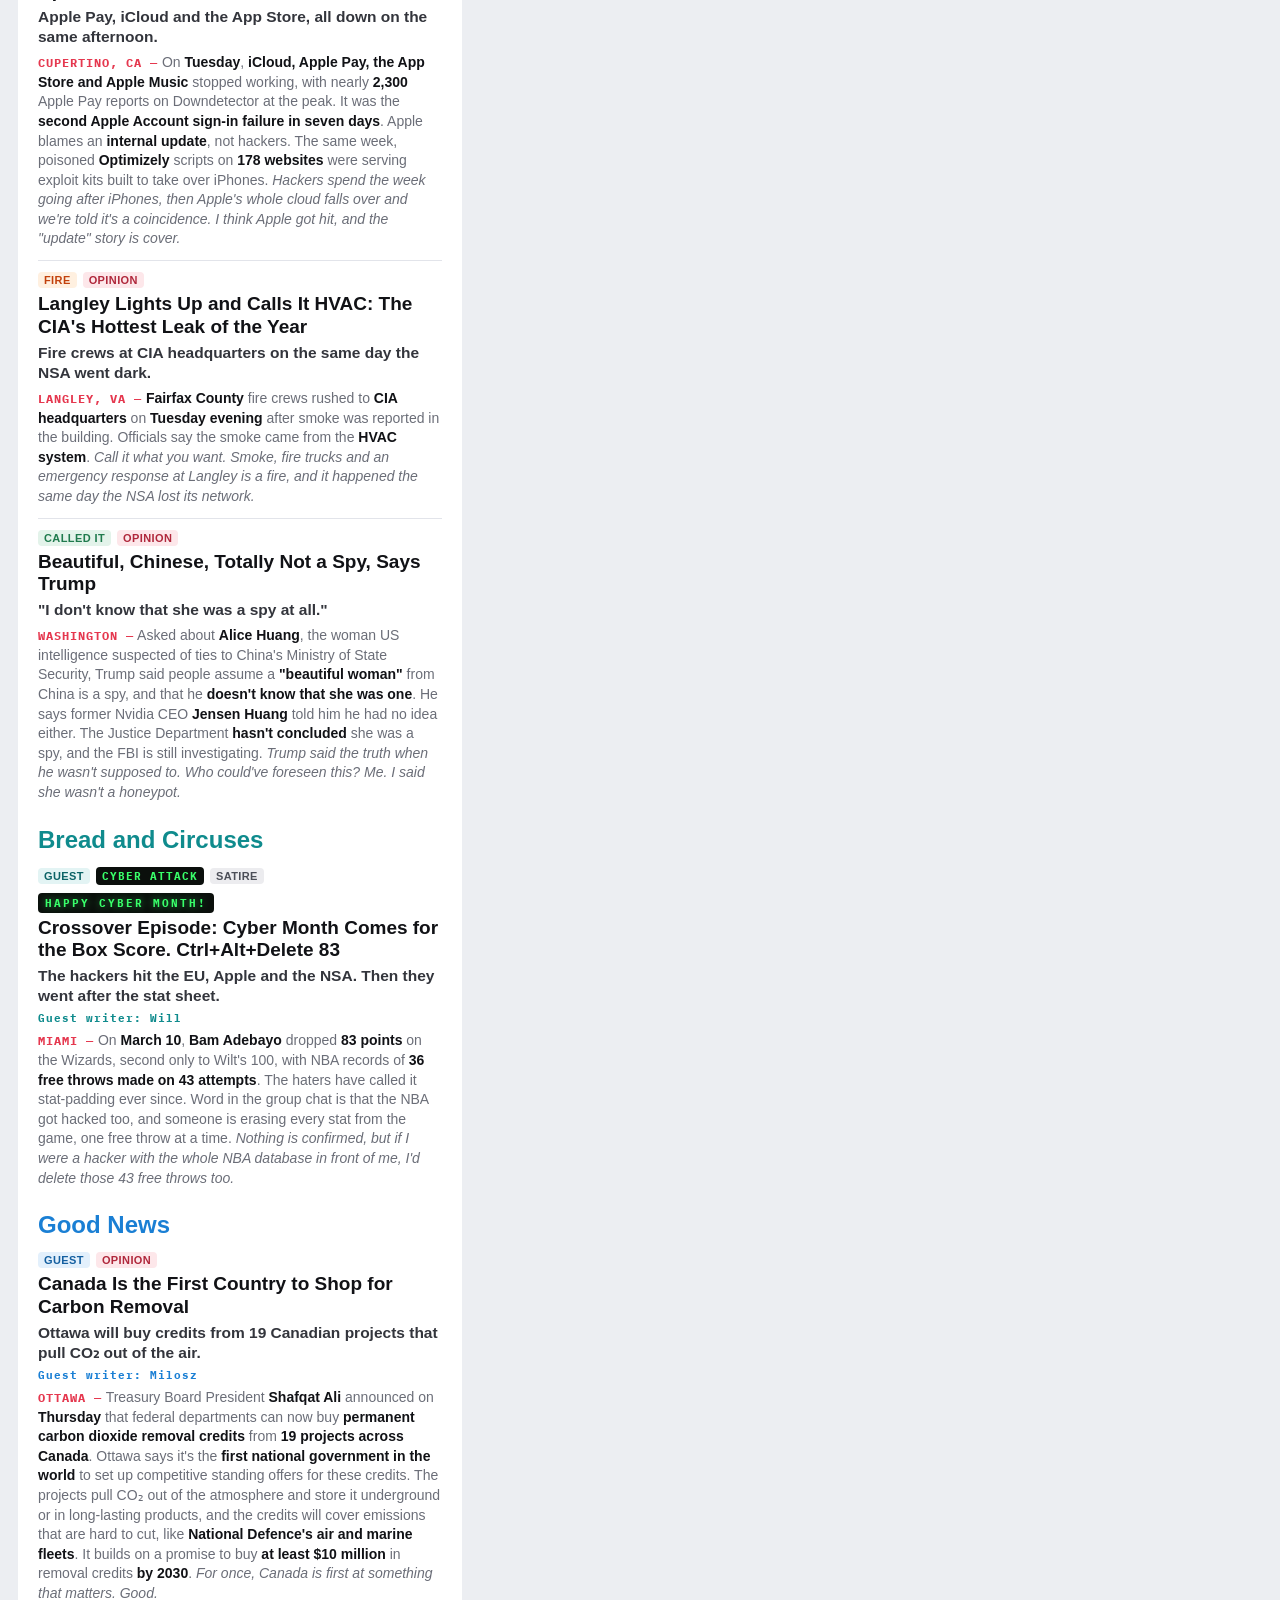
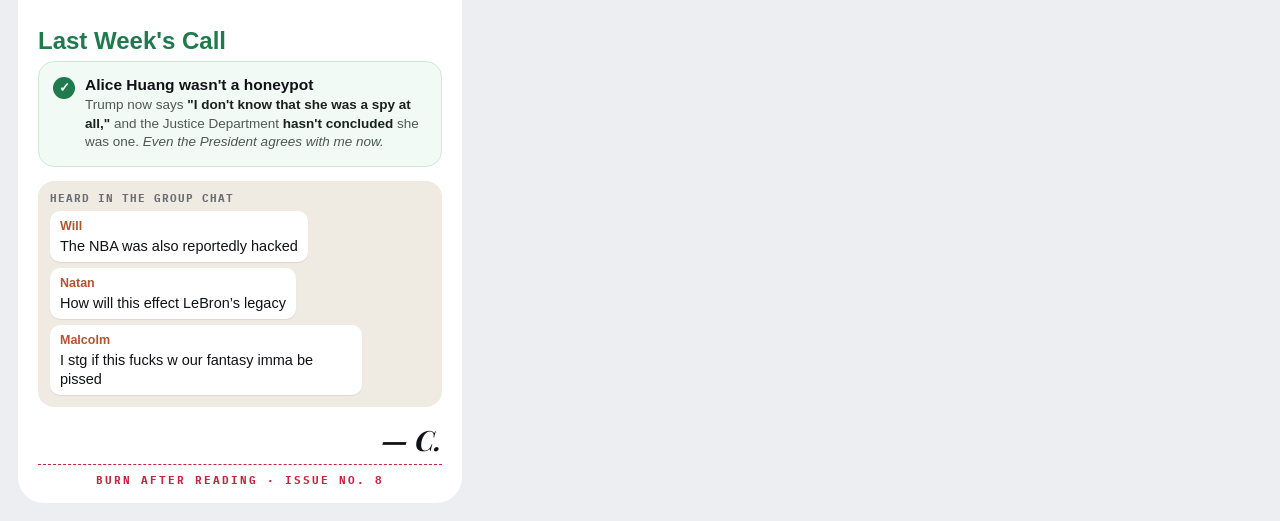
<file: src/issue8.html>
<!doctype html><html><head><meta charset="utf-8">
<style>
@font-face{font-family:PF;font-weight:900;src:url(../fonts/playfair-display-latin-900-normal.woff2)}
@font-face{font-family:PF;font-weight:700;font-style:italic;src:url(../fonts/playfair-display-latin-700-italic.woff2)}
@font-face{font-family:MONO;font-weight:700;src:url(../fonts/ibm-plex-mono-latin-700-normal.woff2)}
*{box-sizing:border-box}
body{margin:0;background:#eceef2;padding:18px;width:480px;font-family:-apple-system,"SF Pro Text","Helvetica Neue",Arial,sans-serif;color:#111216}
.page{background:#fff;border-radius:26px;padding:22px 20px 14px}
.m2{position:relative;text-align:center;margin-bottom:16px}
.m2 .lg{display:flex;justify-content:center;margin-bottom:8px}
.m2 .box{border-top:3px double #111;border-bottom:1px solid #111;padding:8px 0 9px}
.m2 .t{font-family:PF;font-weight:900;font-size:42px;letter-spacing:-1px;line-height:1}
.m2 .tg{font-family:PF;font-style:italic;font-weight:700;font-size:15px;color:#555;margin-top:5px}
.m2 .il{font-size:12.5px;font-weight:700;color:#8a8a8e;letter-spacing:1px;margin-top:8px}
.stamp{position:absolute;right:-6px;top:30px;transform:rotate(-9deg);border:2.5px solid #c8243b;color:#c8243b;font-family:MONO;font-weight:700;font-size:11.5px;letter-spacing:2px;padding:3px 8px;background:rgba(255,255,255,.55);mix-blend-mode:multiply;border-radius:3px}
.brk{background:#141416;border-radius:16px;padding:12px 14px 14px;color:#fff;margin-bottom:16px}
.brk .lab{display:inline-block;font-size:12px;font-weight:800;letter-spacing:1.2px;background:#e5384f;color:#fff;padding:3px 8px;border-radius:5px}
.brk .tag{margin-left:6px;background:#3b1a20;color:#ff9aa8}
.sec{font-size:24px;font-weight:700;margin:4px 0 2px}
.story{padding:11px 0;border-top:1px solid #e2e4ea}
.sec+.story{border-top:0}
.src{display:flex;gap:6px;align-items:center}
.tag,.pick{font-size:11px;font-weight:800;letter-spacing:.4px;text-transform:uppercase;padding:2px 6px;border-radius:4px}
.tag.o{background:#fde7ea;color:#b0283c}
.tag.a{background:#f3e6f7;color:#6e2a85}
.pick{background:#fff4d1;color:#7a5400}
.story h3{font-size:19px;line-height:1.2;margin:5px 0 0}
.dek{font-size:15.5px;font-weight:600;color:#33353c;margin:4px 0 0;line-height:1.3}
.bl{font-size:14px;color:#6b6e78;margin:6px 0 0;line-height:1.4}
.brk .dek{color:#e8e8ec}.brk .bl{color:#a9a9b0}
.score{border:1.5px solid #cfe6d9;background:#f2faf5;border-radius:16px;padding:4px 14px;margin:6px 0 4px}
.row{display:flex;gap:10px;padding:10px 0;border-top:1px solid #dcefe3}.row:first-child{border-top:0}
.ck{flex:none;width:22px;height:22px;border-radius:50%;background:#1f7a4d;color:#fff;font-size:13px;font-weight:800;display:flex;align-items:center;justify-content:center;margin-top:1px}
.row b{display:block;font-size:15.5px}.row span{font-size:13.5px;color:#4b5a51;line-height:1.4;display:block;margin-top:2px}
.foot{font-size:12px;color:#8a8a8e;text-align:center;padding:12px 0 2px;border-top:1px solid #e2e4ea;margin-top:10px}
.k{font-weight:700;color:#111216}.brk .k{color:#fff}.row .k{color:#17241c}.bl em,.row em{font-style:italic}
.brk h3{font-family:PF;font-style:italic;font-weight:700;font-size:26px;line-height:1.15;letter-spacing:-.2px;margin:10px 0 0}
.brk .dek{margin-top:9px}
.dl{font-family:MONO;font-weight:700;font-size:11.5px;letter-spacing:1px;color:#e5384f;font-style:normal}.brk .dl{color:#ff5a70}
.chat{background:#efeae2;border-radius:16px;padding:10px 12px 12px;margin:14px 0 4px;display:flex;flex-direction:column;gap:6px}
.chat .lb{font-family:MONO;font-weight:700;font-size:11px;letter-spacing:1px;color:#6b6e78}
.bub{max-width:82%;padding:7px 10px;border-radius:10px;font-size:14.5px;line-height:1.3;box-shadow:0 1px 1px rgba(0,0,0,.08)}
.bub.l{background:#fff;align-self:flex-start}.bub.l .nm{display:block;font-size:12.5px;font-weight:700;color:#b5532f;margin-bottom:2px}
.bub.r{background:#d9fdd3;align-self:flex-end}
.sig{font-family:PF;font-style:italic;font-weight:700;font-size:28px;text-align:right;margin-top:14px}
.burn{font-family:MONO;font-weight:700;font-size:11px;letter-spacing:2px;color:#c8243b;text-align:center;border-top:1px dashed #c8243b;padding:8px 0 2px;margin-top:6px}
.tag.g{background:#e3f4f4;color:#0b6366}
.tag.c{background:#e3f3ea;color:#1f7a4d}.brk .tag.c{background:#163a28;color:#7fe0ad}
.gw{font-family:MONO;font-weight:700;font-size:11px;letter-spacing:1px;color:#0f8b8d;margin:5px 0 0}
.more{margin-top:6px}.more summary{list-style:none;cursor:pointer;display:inline-flex;align-items:center;gap:5px;font-size:12.5px;font-weight:800;letter-spacing:.3px;color:#0b6366;background:#e3f4f4;border-radius:999px;padding:4px 11px}.more summary::-webkit-details-marker{display:none}.more summary::after{content:"\25BE";font-size:11px}.more[open] summary::after{content:"\25B4"}.more .mc,.more[open] .mo{display:none}.more[open] .mc{display:inline}.more[open] summary{margin-bottom:2px}
.disc{background:#f2f3f5;border:1.5px solid #d5d7dd;border-radius:14px;padding:10px 13px 12px;margin:10px 0 2px}
.disc .lb{display:inline-block;font-family:MONO;font-weight:700;font-size:11px;letter-spacing:2px;color:#fff;background:#4b4e57;padding:2px 7px;border-radius:4px}
.disc p{font-size:13.5px;line-height:1.4;color:#4b4e57;margin:7px 0 0}
.disc strong{color:#111216}
.hcm{font-family:MONO;font-weight:700;font-size:11px;letter-spacing:2px;color:#39ff6a;text-shadow:0 0 8px rgba(57,255,106,.6);margin:8px 0 -1px;display:inline-block;background:#0b0f0c;padding:3px 7px;border-radius:4px}.brk .hcm{color:#39ff6a;text-shadow:none;margin-top:10px}
.tag.cy{font-family:MONO;background:#0b0f0c;color:#39ff6a;letter-spacing:1px}.brk .tag.cy{background:#0b0f0c;color:#39ff6a;box-shadow:inset 0 0 0 1px #2a8a45}
.tag.fi{background:#fff0e0;color:#c2410c}
.tag.s{background:#ececef;color:#4b4e57}
.tag.gnt{background:#e3f0fc;color:#145fa0}
.gw.gnw{color:#1a7fd4}
</style></head><body>
<div class="page">

<div class="m2">
  <div class="lg"><svg width="44" height="44" viewBox="0 0 100 100"><rect x="4" y="4" width="92" height="92" rx="20" fill="#fff" stroke="#111" stroke-width="4"/><rect x="16" y="22" width="56" height="13" rx="1.5" fill="#111"/><rect x="16" y="41" width="68" height="18" rx="1.5" fill="#e5384f"/><text x="22" y="55" font-family="MONO" font-weight="700" font-size="14" fill="#fff" letter-spacing="2">OTR</text><rect x="16" y="65" width="46" height="13" rx="1.5" fill="#111"/></svg></div>
  <div class="box"><div class="t">Off the Record</div><div class="tg">What your feed won't tell you</div></div>
  <div class="il">ISSUE NO. 8 · THU, NOV 19, 2026</div>
  <div class="stamp">NOT FOR DISTRIBUTION</div>
</div>

<div class="brk">
  <span class="lab">BREAKING</span><span class="tag cy">Cyber attack</span><span class="tag">Opinion</span>
  <p class="hcm">HAPPY CYBER MONTH!</p>
  <h3>The Agency That Hears Everything Can't Hear Itself. NSA Still Down 3 Days Later, Mid-War.</h3>
  <p class="dek">"Just an update," they say.</p>
  <p class="bl"><span class="dl">FORT MEADE, MD —</span> <strong class="k">NSANet</strong>, the agency's classified internal network, went down on <strong class="k">Tuesday</strong>, and the outage is <strong class="k">still ongoing</strong> three days later. Staff at the Fort Meade headquarters, home to <strong class="k">more than 20,000 people</strong>, were sent home, and the <strong class="k">Georgia hub</strong> that supports Middle East operations couldn't use the network to reach colleagues in the region <strong class="k">in the middle of the war with Iran</strong>. Officials rule out a cyberattack and point to <strong class="k">security patches</strong> for flaws found with the help of AI. <em>Three days of "maintenance" at the world's biggest spy agency, during a war? This was a cyber attack, and the official story is cover.</em></p>
</div>

<div class="sec" style="color:#e5384f">Domestic</div>
<div class="story">
<div class="src"><span class="pick">&#9733; Editor's Pick</span><span class="tag cy">Cyber attack</span><span class="tag o">Opinion</span></div>
  <p class="hcm">HAPPY CYBER MONTH!</p>
  <h3>Hydro-Québec Discovers Two-Factor Authentication, 2026</h3>
  <p class="dek">2,500 accounts broken into, 1.7 million customers handed the homework.</p>
  <p class="bl"><span class="dl">MONTREAL —</span> On <strong class="k">Oct. 20</strong>, attackers got into <strong class="k">more than 2,500</strong> Hydro-Québec online customer accounts using emails and passwords stolen from other sites. Hydro says its <strong class="k">internal systems weren't compromised</strong> and no full bank account or social insurance numbers leaked. Now <strong class="k">1.7 million of its 2.8 million</strong> customers have to reset their passwords, and a <strong class="k">security code by email</strong> has been required to log in since <strong class="k">Nov. 5</strong>. <em>A utility this big only just turned on two-factor login. Welcome to 2026, Hydro.</em></p>
</div>

<div class="sec" style="color:#d97706;margin-top:12px">Foreign Affairs</div>
<div class="story">
<div class="src"><span class="tag cy">Cyber attack</span><span class="tag o">Opinion</span></div>
  <p class="hcm">HAPPY CYBER MONTH!</p>
  <h3>EU Commission Confirms AI-Powered Hack: Bureaucrats Locked Out of Their Own Payslips for 10 Days</h3>
  <p class="dek">The people who wrote the rules on AI just got breached by it.</p>
  <p class="bl"><span class="dl">BRUSSELS —</span> The European Commission confirmed on <strong class="k">Thursday</strong> that it was targeted using <strong class="k">ARTEX</strong>, a <strong class="k">publicly available AI hacking tool</strong>. <strong class="k">Sysper</strong>, the HR system staff use for payslips, leave and timesheets, and the medical reimbursement system were knocked offline for about <strong class="k">10 days</strong>. The Commission says there was <strong class="k">no ransom demand</strong>, won't say who did it, and is still checking whether staff names, pay grades and home addresses were taken. <em>Anyone can download the tool that just breached the EU's executive. That's the scary part.</em></p>
</div>
<div class="story">
<div class="src"><span class="tag cy">Cyber attack</span><span class="tag o">Opinion</span></div>
  <p class="hcm">HAPPY CYBER MONTH!</p>
  <h3>iCloud Goes Dark the Same Week Hackers Hunt iPhones. Apple Swears It Was Just an Update. Sure, Jan.</h3>
  <p class="dek">Apple Pay, iCloud and the App Store, all down on the same afternoon.</p>
  <p class="bl"><span class="dl">CUPERTINO, CA —</span> On <strong class="k">Tuesday</strong>, <strong class="k">iCloud, Apple Pay, the App Store and Apple Music</strong> stopped working, with nearly <strong class="k">2,300</strong> Apple Pay reports on Downdetector at the peak. It was the <strong class="k">second Apple Account sign-in failure in seven days</strong>. Apple blames an <strong class="k">internal update</strong>, not hackers. The same week, poisoned <strong class="k">Optimizely</strong> scripts on <strong class="k">178 websites</strong> were serving exploit kits built to take over iPhones. <em>Hackers spend the week going after iPhones, then Apple's whole cloud falls over and we're told it's a coincidence. I think Apple got hit, and the "update" story is cover.</em></p>
</div>
<div class="story">
<div class="src"><span class="tag fi">Fire</span><span class="tag o">Opinion</span></div>
  <h3>Langley Lights Up and Calls It HVAC: The CIA's Hottest Leak of the Year</h3>
  <p class="dek">Fire crews at CIA headquarters on the same day the NSA went dark.</p>
  <p class="bl"><span class="dl">LANGLEY, VA —</span> <strong class="k">Fairfax County</strong> fire crews rushed to <strong class="k">CIA headquarters</strong> on <strong class="k">Tuesday evening</strong> after smoke was reported in the building. Officials say the smoke came from the <strong class="k">HVAC system</strong>. <em>Call it what you want. Smoke, fire trucks and an emergency response at Langley is a fire, and it happened the same day the NSA lost its network.</em></p>
</div>
<div class="story">
<div class="src"><span class="tag c">Called it</span><span class="tag o">Opinion</span></div>
  <h3>Beautiful, Chinese, Totally Not a Spy, Says Trump</h3>
  <p class="dek">"I don't know that she was a spy at all."</p>
  <p class="bl"><span class="dl">WASHINGTON —</span> Asked about <strong class="k">Alice Huang</strong>, the woman US intelligence suspected of ties to China's Ministry of State Security, Trump said people assume a <strong class="k">"beautiful woman"</strong> from China is a spy, and that he <strong class="k">doesn't know that she was one</strong>. He says former Nvidia CEO <strong class="k">Jensen Huang</strong> told him he had no idea either. The Justice Department <strong class="k">hasn't concluded</strong> she was a spy, and the FBI is still investigating. <em>Trump said the truth when he wasn't supposed to. Who could've foreseen this? Me. I said she wasn't a honeypot.</em></p>
</div>

<div class="sec" style="color:#0f8b8d;margin-top:12px">Bread and Circuses</div>
<div class="story bc" data-kind="sports" data-writer="Will">
<div class="src"><span class="tag g">Guest</span><span class="tag cy">Cyber attack</span><span class="tag s">Satire</span></div>
  <p class="hcm">HAPPY CYBER MONTH!</p>
  <h3>Crossover Episode: Cyber Month Comes for the Box Score. Ctrl+Alt+Delete 83</h3>
  <p class="dek">The hackers hit the EU, Apple and the NSA. Then they went after the stat sheet.</p>
  <p class="gw">Guest writer: Will</p>
  <p class="bl"><span class="dl">MIAMI —</span> On <strong class="k">March 10</strong>, <strong class="k">Bam Adebayo</strong> dropped <strong class="k">83 points</strong> on the Wizards, second only to Wilt's 100, with NBA records of <strong class="k">36 free throws made on 43 attempts</strong>. The haters have called it stat-padding ever since. Word in the group chat is that the NBA got hacked too, and someone is erasing every stat from the game, one free throw at a time. <em>Nothing is confirmed, but if I were a hacker with the whole NBA database in front of me, I'd delete those 43 free throws too.</em></p>
</div>

<div class="sec" style="color:#1a7fd4;margin-top:12px">Good News</div>
<div class="story gn" data-writer="Milosz">
<div class="src"><span class="tag gnt">Guest</span><span class="tag o">Opinion</span></div>
  <h3>Canada Is the First Country to Shop for Carbon Removal</h3>
  <p class="dek">Ottawa will buy credits from 19 Canadian projects that pull CO&#8322; out of the air.</p>
  <p class="gw gnw">Guest writer: Milosz</p>
  <p class="bl"><span class="dl">OTTAWA —</span> Treasury Board President <strong class="k">Shafqat Ali</strong> announced on <strong class="k">Thursday</strong> that federal departments can now buy <strong class="k">permanent carbon dioxide removal credits</strong> from <strong class="k">19 projects across Canada</strong>. Ottawa says it's the <strong class="k">first national government in the world</strong> to set up competitive standing offers for these credits. The projects pull CO&#8322; out of the atmosphere and store it underground or in long-lasting products, and the credits will cover emissions that are hard to cut, like <strong class="k">National Defence's air and marine fleets</strong>. It builds on a promise to buy <strong class="k">at least $10 million</strong> in removal credits <strong class="k">by 2030</strong>. <em>For once, Canada is first at something that matters. Good.</em></p>
</div>

<div class="sec" style="color:#1f7a4d;margin-top:12px">Last Week's Call</div>
<div class="score">
  <div class="row"><div class="ck">&#10003;</div><div><b>Alice Huang wasn't a honeypot</b><span>Trump now says <strong class="k">"I don't know that she was a spy at all,"</strong> and the Justice Department <strong class="k">hasn't concluded</strong> she was one. <em>Even the President agrees with me now.</em></span></div></div>
</div>

<div class="chat">
  <div class="lb">HEARD IN THE GROUP CHAT</div>
  <div class="bub l"><span class="nm">Will</span>The NBA was also reportedly hacked</div>
  <div class="bub l"><span class="nm">Natan</span>How will this effect LeBron’s legacy</div>
  <div class="bub l"><span class="nm">Malcolm</span>I stg if this fucks w our fantasy imma be pissed</div>
</div>

<ul class="tnotes" hidden>
  <li data-tag="NEW">Good News: a new guest section, starting with Milosz</li>
  <li data-tag="NEW">Happy Cyber Month: every hack gets its own label</li>
  <li data-tag="THANKS">Will's back with a Bread and Circuses crossover. Send us your Good News!</li>
</ul>
<div class="sig">— C.</div>
<div class="burn">BURN AFTER READING · ISSUE NO. 8</div>
</div>
</body>
</html>
</file>
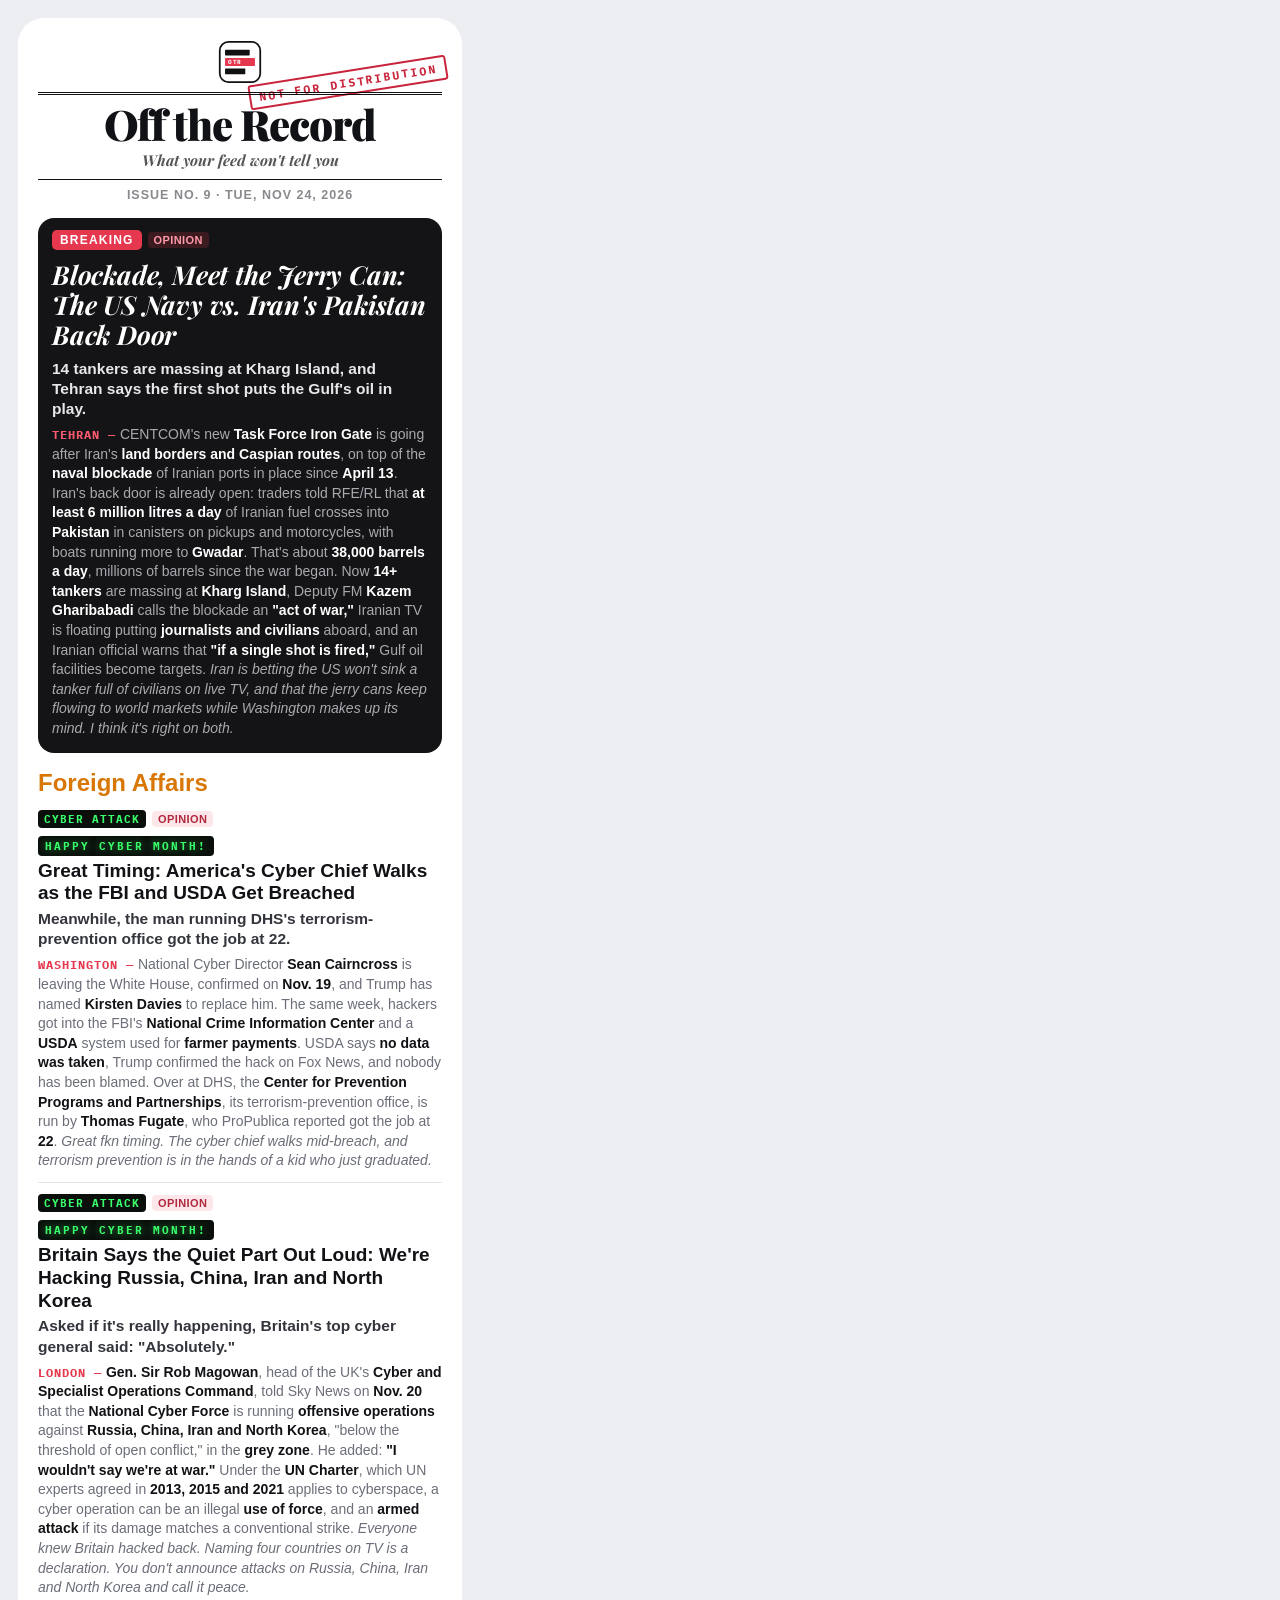
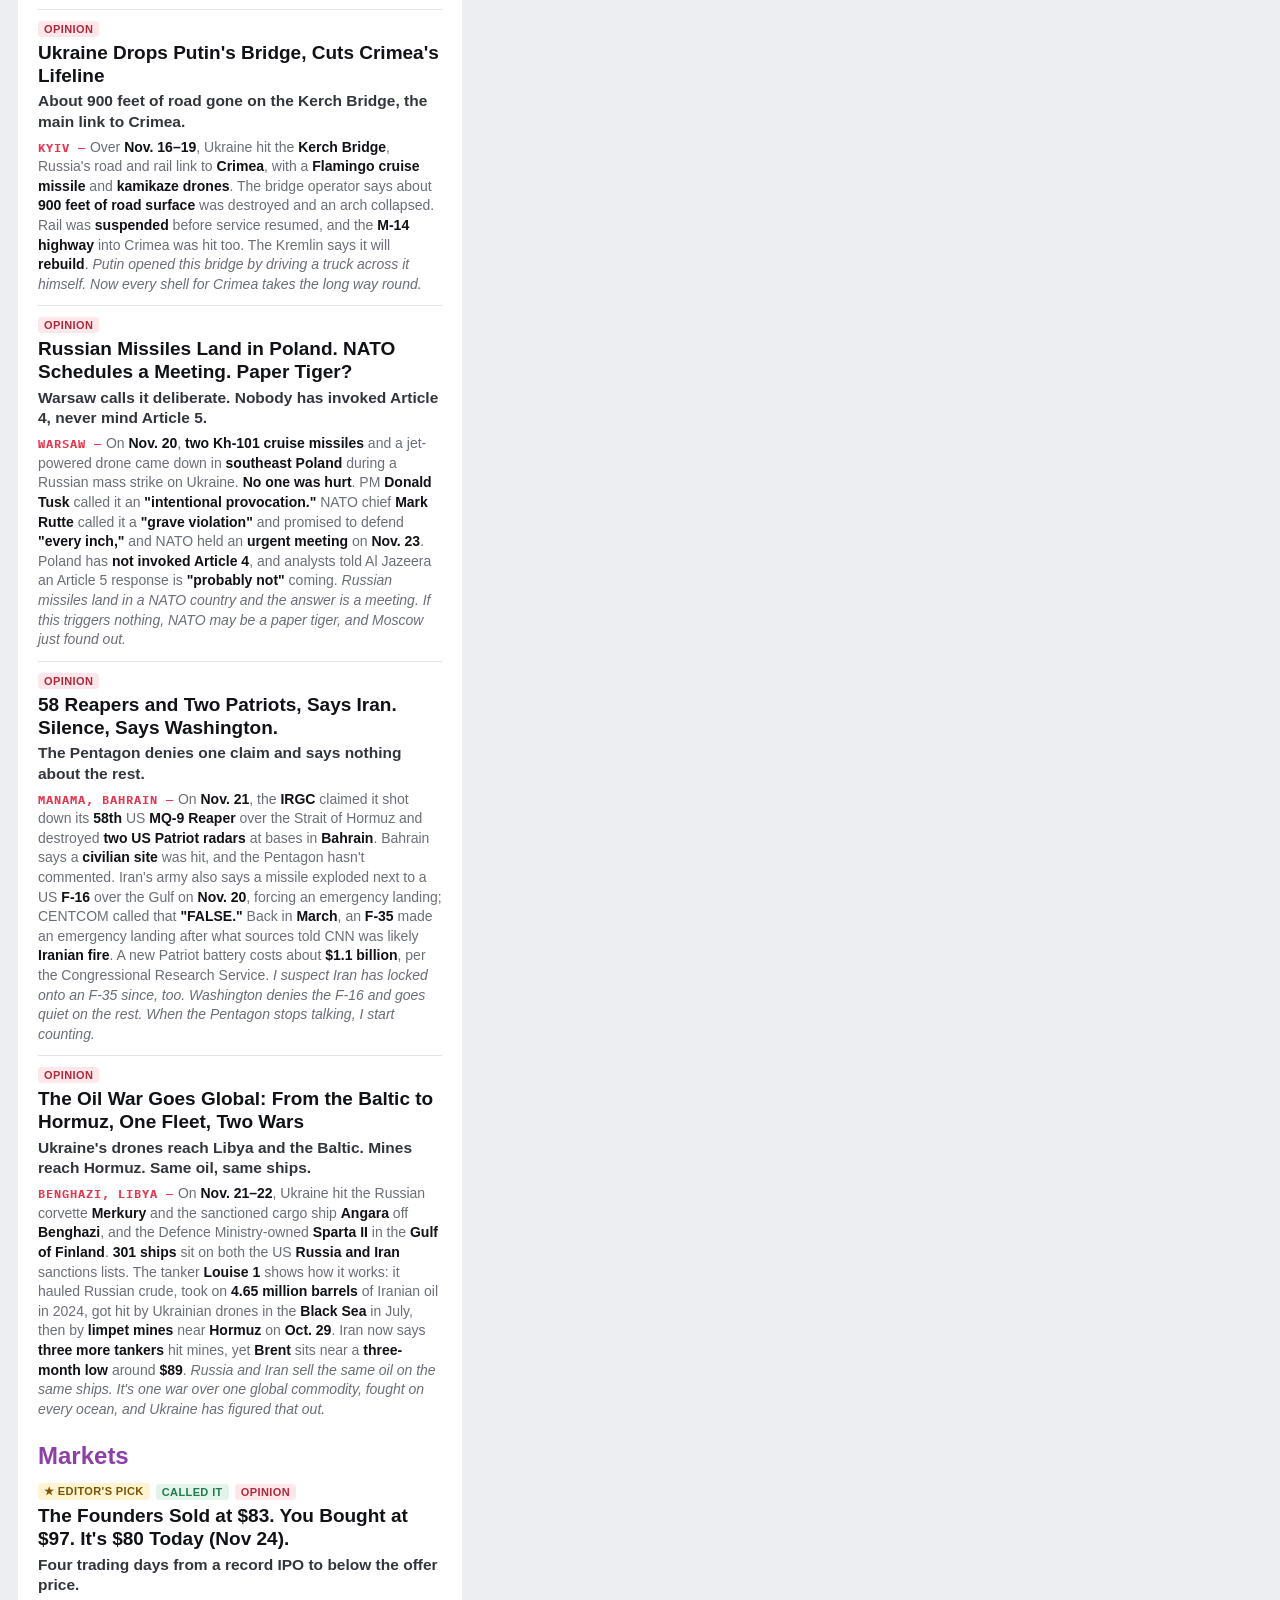
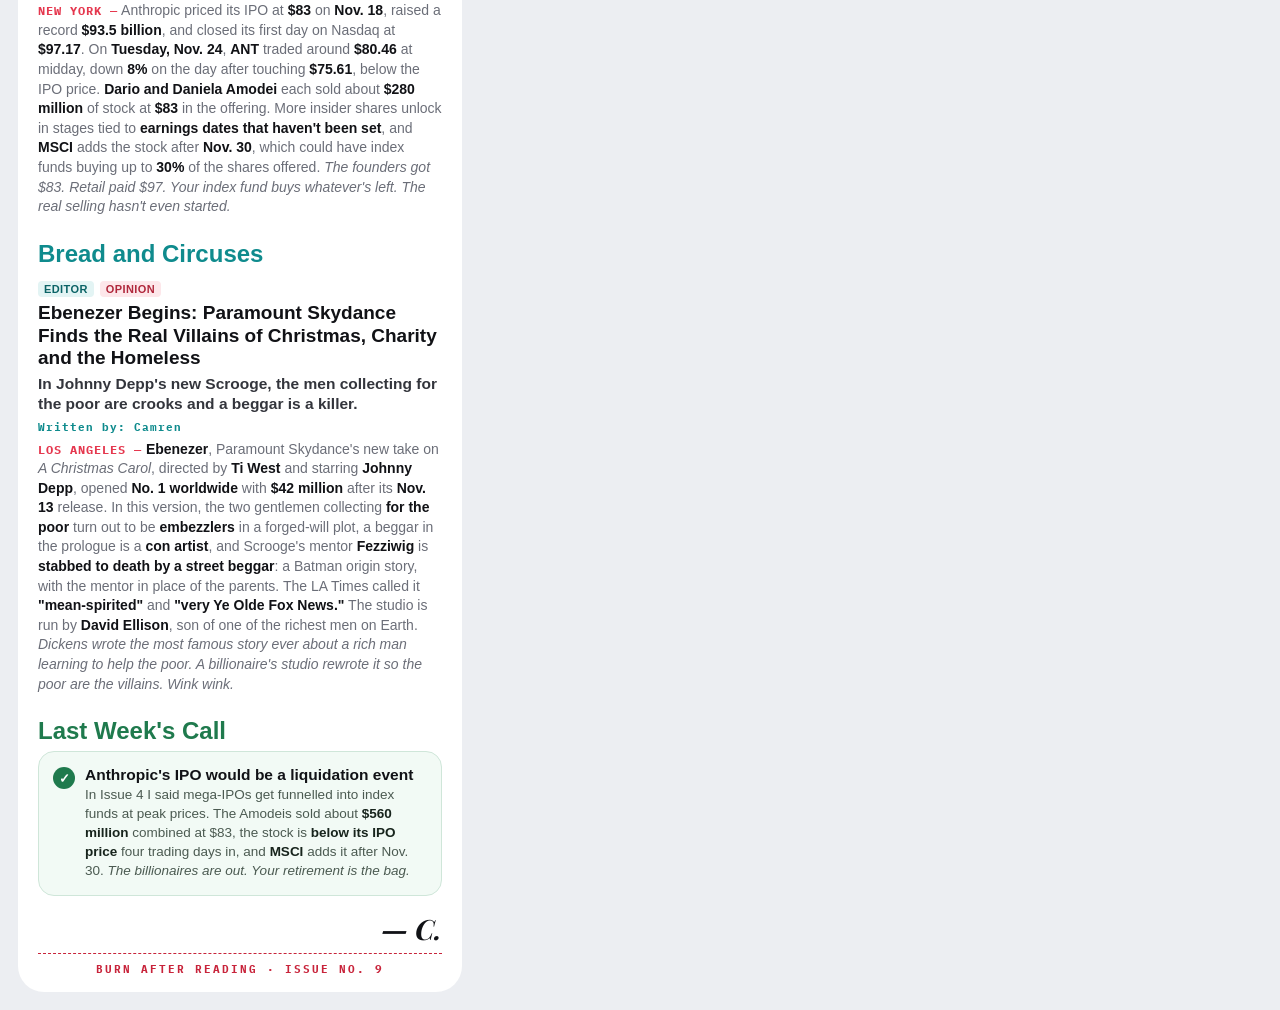
<file: src/issue9.html>
<!doctype html><html><head><meta charset="utf-8">
<style>
@font-face{font-family:PF;font-weight:900;src:url(../fonts/playfair-display-latin-900-normal.woff2)}
@font-face{font-family:PF;font-weight:700;font-style:italic;src:url(../fonts/playfair-display-latin-700-italic.woff2)}
@font-face{font-family:MONO;font-weight:700;src:url(../fonts/ibm-plex-mono-latin-700-normal.woff2)}
*{box-sizing:border-box}
body{margin:0;background:#eceef2;padding:18px;width:480px;font-family:-apple-system,"SF Pro Text","Helvetica Neue",Arial,sans-serif;color:#111216}
.page{background:#fff;border-radius:26px;padding:22px 20px 14px}
.m2{position:relative;text-align:center;margin-bottom:16px}
.m2 .lg{display:flex;justify-content:center;margin-bottom:8px}
.m2 .box{border-top:3px double #111;border-bottom:1px solid #111;padding:8px 0 9px}
.m2 .t{font-family:PF;font-weight:900;font-size:42px;letter-spacing:-1px;line-height:1}
.m2 .tg{font-family:PF;font-style:italic;font-weight:700;font-size:15px;color:#555;margin-top:5px}
.m2 .il{font-size:12.5px;font-weight:700;color:#8a8a8e;letter-spacing:1px;margin-top:8px}
.stamp{position:absolute;right:-6px;top:30px;transform:rotate(-9deg);border:2.5px solid #c8243b;color:#c8243b;font-family:MONO;font-weight:700;font-size:11.5px;letter-spacing:2px;padding:3px 8px;background:rgba(255,255,255,.55);mix-blend-mode:multiply;border-radius:3px}
.brk{background:#141416;border-radius:16px;padding:12px 14px 14px;color:#fff;margin-bottom:16px}
.brk .lab{display:inline-block;font-size:12px;font-weight:800;letter-spacing:1.2px;background:#e5384f;color:#fff;padding:3px 8px;border-radius:5px}
.brk .tag{margin-left:6px;background:#3b1a20;color:#ff9aa8}
.sec{font-size:24px;font-weight:700;margin:4px 0 2px}
.story{padding:11px 0;border-top:1px solid #e2e4ea}
.sec+.story{border-top:0}
.src{display:flex;gap:6px;align-items:center}
.tag,.pick{font-size:11px;font-weight:800;letter-spacing:.4px;text-transform:uppercase;padding:2px 6px;border-radius:4px}
.tag.o{background:#fde7ea;color:#b0283c}
.tag.a{background:#f3e6f7;color:#6e2a85}
.pick{background:#fff4d1;color:#7a5400}
.story h3{font-size:19px;line-height:1.2;margin:5px 0 0}
.dek{font-size:15.5px;font-weight:600;color:#33353c;margin:4px 0 0;line-height:1.3}
.bl{font-size:14px;color:#6b6e78;margin:6px 0 0;line-height:1.4}
.brk .dek{color:#e8e8ec}.brk .bl{color:#a9a9b0}
.score{border:1.5px solid #cfe6d9;background:#f2faf5;border-radius:16px;padding:4px 14px;margin:6px 0 4px}
.row{display:flex;gap:10px;padding:10px 0;border-top:1px solid #dcefe3}.row:first-child{border-top:0}
.ck{flex:none;width:22px;height:22px;border-radius:50%;background:#1f7a4d;color:#fff;font-size:13px;font-weight:800;display:flex;align-items:center;justify-content:center;margin-top:1px}
.row b{display:block;font-size:15.5px}.row span{font-size:13.5px;color:#4b5a51;line-height:1.4;display:block;margin-top:2px}
.foot{font-size:12px;color:#8a8a8e;text-align:center;padding:12px 0 2px;border-top:1px solid #e2e4ea;margin-top:10px}
.k{font-weight:700;color:#111216}.brk .k{color:#fff}.row .k{color:#17241c}.bl em,.row em{font-style:italic}
.brk h3{font-family:PF;font-style:italic;font-weight:700;font-size:26px;line-height:1.15;letter-spacing:-.2px;margin:10px 0 0}
.brk .dek{margin-top:9px}
.dl{font-family:MONO;font-weight:700;font-size:11.5px;letter-spacing:1px;color:#e5384f;font-style:normal}.brk .dl{color:#ff5a70}
.chat{background:#efeae2;border-radius:16px;padding:10px 12px 12px;margin:14px 0 4px;display:flex;flex-direction:column;gap:6px}
.chat .lb{font-family:MONO;font-weight:700;font-size:11px;letter-spacing:1px;color:#6b6e78}
.bub{max-width:82%;padding:7px 10px;border-radius:10px;font-size:14.5px;line-height:1.3;box-shadow:0 1px 1px rgba(0,0,0,.08)}
.bub.l{background:#fff;align-self:flex-start}.bub.l .nm{display:block;font-size:12.5px;font-weight:700;color:#b5532f;margin-bottom:2px}
.bub.r{background:#d9fdd3;align-self:flex-end}
.sig{font-family:PF;font-style:italic;font-weight:700;font-size:28px;text-align:right;margin-top:14px}
.burn{font-family:MONO;font-weight:700;font-size:11px;letter-spacing:2px;color:#c8243b;text-align:center;border-top:1px dashed #c8243b;padding:8px 0 2px;margin-top:6px}
.tag.g{background:#e3f4f4;color:#0b6366}
.tag.c{background:#e3f3ea;color:#1f7a4d}.brk .tag.c{background:#163a28;color:#7fe0ad}
.gw{font-family:MONO;font-weight:700;font-size:11px;letter-spacing:1px;color:#0f8b8d;margin:5px 0 0}
.more{margin-top:6px}.more summary{list-style:none;cursor:pointer;display:inline-flex;align-items:center;gap:5px;font-size:12.5px;font-weight:800;letter-spacing:.3px;color:#0b6366;background:#e3f4f4;border-radius:999px;padding:4px 11px}.more summary::-webkit-details-marker{display:none}.more summary::after{content:"\25BE";font-size:11px}.more[open] summary::after{content:"\25B4"}.more .mc,.more[open] .mo{display:none}.more[open] .mc{display:inline}.more[open] summary{margin-bottom:2px}
.disc{background:#f2f3f5;border:1.5px solid #d5d7dd;border-radius:14px;padding:10px 13px 12px;margin:10px 0 2px}
.disc .lb{display:inline-block;font-family:MONO;font-weight:700;font-size:11px;letter-spacing:2px;color:#fff;background:#4b4e57;padding:2px 7px;border-radius:4px}
.disc p{font-size:13.5px;line-height:1.4;color:#4b4e57;margin:7px 0 0}
.disc strong{color:#111216}
.hcm{font-family:MONO;font-weight:700;font-size:11px;letter-spacing:2px;color:#39ff6a;text-shadow:0 0 8px rgba(57,255,106,.6);margin:8px 0 -1px;display:inline-block;background:#0b0f0c;padding:3px 7px;border-radius:4px}.brk .hcm{color:#39ff6a;text-shadow:none;margin-top:10px}
.tag.cy{font-family:MONO;background:#0b0f0c;color:#39ff6a;letter-spacing:1px}.brk .tag.cy{background:#0b0f0c;color:#39ff6a;box-shadow:inset 0 0 0 1px #2a8a45}
.tag.fi{background:#fff0e0;color:#c2410c}
.tag.s{background:#ececef;color:#4b4e57}
.tag.gnt{background:#e3f0fc;color:#145fa0}
.gw.gnw{color:#1a7fd4}
</style></head><body>
<div class="page">

<div class="m2">
  <div class="lg"><svg width="44" height="44" viewBox="0 0 100 100"><rect x="4" y="4" width="92" height="92" rx="20" fill="#fff" stroke="#111" stroke-width="4"/><rect x="16" y="22" width="56" height="13" rx="1.5" fill="#111"/><rect x="16" y="41" width="68" height="18" rx="1.5" fill="#e5384f"/><text x="22" y="55" font-family="MONO" font-weight="700" font-size="14" fill="#fff" letter-spacing="2">OTR</text><rect x="16" y="65" width="46" height="13" rx="1.5" fill="#111"/></svg></div>
  <div class="box"><div class="t">Off the Record</div><div class="tg">What your feed won't tell you</div></div>
  <div class="il">ISSUE NO. 9 · TUE, NOV 24, 2026</div>
  <div class="stamp">NOT FOR DISTRIBUTION</div>
</div>

<div class="brk">
  <span class="lab">BREAKING</span><span class="tag">Opinion</span>
  <h3>Blockade, Meet the Jerry Can: The US Navy vs. Iran's Pakistan Back Door</h3>
  <p class="dek">14 tankers are massing at Kharg Island, and Tehran says the first shot puts the Gulf's oil in play.</p>
  <p class="bl"><span class="dl">TEHRAN —</span> CENTCOM's new <strong class="k">Task Force Iron Gate</strong> is going after Iran's <strong class="k">land borders and Caspian routes</strong>, on top of the <strong class="k">naval blockade</strong> of Iranian ports in place since <strong class="k">April 13</strong>. Iran's back door is already open: traders told RFE/RL that <strong class="k">at least 6 million litres a day</strong> of Iranian fuel crosses into <strong class="k">Pakistan</strong> in canisters on pickups and motorcycles, with boats running more to <strong class="k">Gwadar</strong>. That's about <strong class="k">38,000 barrels a day</strong>, millions of barrels since the war began. Now <strong class="k">14+ tankers</strong> are massing at <strong class="k">Kharg Island</strong>, Deputy FM <strong class="k">Kazem Gharibabadi</strong> calls the blockade an <strong class="k">"act of war,"</strong> Iranian TV is floating putting <strong class="k">journalists and civilians</strong> aboard, and an Iranian official warns that <strong class="k">"if a single shot is fired,"</strong> Gulf oil facilities become targets. <em>Iran is betting the US won't sink a tanker full of civilians on live TV, and that the jerry cans keep flowing to world markets while Washington makes up its mind. I think it's right on both.</em></p>
</div>

<div class="sec" style="color:#d97706">Foreign Affairs</div>
<div class="story">
<div class="src"><span class="tag cy">Cyber attack</span><span class="tag o">Opinion</span></div>
  <p class="hcm">HAPPY CYBER MONTH!</p>
  <h3>Great Timing: America's Cyber Chief Walks as the FBI and USDA Get Breached</h3>
  <p class="dek">Meanwhile, the man running DHS's terrorism-prevention office got the job at 22.</p>
  <p class="bl"><span class="dl">WASHINGTON —</span> National Cyber Director <strong class="k">Sean Cairncross</strong> is leaving the White House, confirmed on <strong class="k">Nov. 19</strong>, and Trump has named <strong class="k">Kirsten Davies</strong> to replace him. The same week, hackers got into the FBI's <strong class="k">National Crime Information Center</strong> and a <strong class="k">USDA</strong> system used for <strong class="k">farmer payments</strong>. USDA says <strong class="k">no data was taken</strong>, Trump confirmed the hack on Fox News, and nobody has been blamed. Over at DHS, the <strong class="k">Center for Prevention Programs and Partnerships</strong>, its terrorism-prevention office, is run by <strong class="k">Thomas Fugate</strong>, who ProPublica reported got the job at <strong class="k">22</strong>. <em>Great fkn timing. The cyber chief walks mid-breach, and terrorism prevention is in the hands of a kid who just graduated.</em></p>
</div>
<div class="story">
<div class="src"><span class="tag cy">Cyber attack</span><span class="tag o">Opinion</span></div>
  <p class="hcm">HAPPY CYBER MONTH!</p>
  <h3>Britain Says the Quiet Part Out Loud: We're Hacking Russia, China, Iran and North Korea</h3>
  <p class="dek">Asked if it's really happening, Britain's top cyber general said: "Absolutely."</p>
  <p class="bl"><span class="dl">LONDON —</span> <strong class="k">Gen. Sir Rob Magowan</strong>, head of the UK's <strong class="k">Cyber and Specialist Operations Command</strong>, told Sky News on <strong class="k">Nov. 20</strong> that the <strong class="k">National Cyber Force</strong> is running <strong class="k">offensive operations</strong> against <strong class="k">Russia, China, Iran and North Korea</strong>, "below the threshold of open conflict," in the <strong class="k">grey zone</strong>. He added: <strong class="k">"I wouldn't say we're at war."</strong> Under the <strong class="k">UN Charter</strong>, which UN experts agreed in <strong class="k">2013, 2015 and 2021</strong> applies to cyberspace, a cyber operation can be an illegal <strong class="k">use of force</strong>, and an <strong class="k">armed attack</strong> if its damage matches a conventional strike. <em>Everyone knew Britain hacked back. Naming four countries on TV is a declaration. You don't announce attacks on Russia, China, Iran and North Korea and call it peace.</em></p>
</div>
<div class="story">
<div class="src"><span class="tag o">Opinion</span></div>
  <h3>Ukraine Drops Putin's Bridge, Cuts Crimea's Lifeline</h3>
  <p class="dek">About 900 feet of road gone on the Kerch Bridge, the main link to Crimea.</p>
  <p class="bl"><span class="dl">KYIV —</span> Over <strong class="k">Nov. 16–19</strong>, Ukraine hit the <strong class="k">Kerch Bridge</strong>, Russia's road and rail link to <strong class="k">Crimea</strong>, with a <strong class="k">Flamingo cruise missile</strong> and <strong class="k">kamikaze drones</strong>. The bridge operator says about <strong class="k">900 feet of road surface</strong> was destroyed and an arch collapsed. Rail was <strong class="k">suspended</strong> before service resumed, and the <strong class="k">M-14 highway</strong> into Crimea was hit too. The Kremlin says it will <strong class="k">rebuild</strong>. <em>Putin opened this bridge by driving a truck across it himself. Now every shell for Crimea takes the long way round.</em></p>
</div>
<div class="story">
<div class="src"><span class="tag o">Opinion</span></div>
  <h3>Russian Missiles Land in Poland. NATO Schedules a Meeting. Paper Tiger?</h3>
  <p class="dek">Warsaw calls it deliberate. Nobody has invoked Article 4, never mind Article 5.</p>
  <p class="bl"><span class="dl">WARSAW —</span> On <strong class="k">Nov. 20</strong>, <strong class="k">two Kh-101 cruise missiles</strong> and a jet-powered drone came down in <strong class="k">southeast Poland</strong> during a Russian mass strike on Ukraine. <strong class="k">No one was hurt</strong>. PM <strong class="k">Donald Tusk</strong> called it an <strong class="k">"intentional provocation."</strong> NATO chief <strong class="k">Mark Rutte</strong> called it a <strong class="k">"grave violation"</strong> and promised to defend <strong class="k">"every inch,"</strong> and NATO held an <strong class="k">urgent meeting</strong> on <strong class="k">Nov. 23</strong>. Poland has <strong class="k">not invoked Article 4</strong>, and analysts told Al Jazeera an Article 5 response is <strong class="k">"probably not"</strong> coming. <em>Russian missiles land in a NATO country and the answer is a meeting. If this triggers nothing, NATO may be a paper tiger, and Moscow just found out.</em></p>
</div>
<div class="story">
<div class="src"><span class="tag o">Opinion</span></div>
  <h3>58 Reapers and Two Patriots, Says Iran. Silence, Says Washington.</h3>
  <p class="dek">The Pentagon denies one claim and says nothing about the rest.</p>
  <p class="bl"><span class="dl">MANAMA, BAHRAIN —</span> On <strong class="k">Nov. 21</strong>, the <strong class="k">IRGC</strong> claimed it shot down its <strong class="k">58th</strong> US <strong class="k">MQ-9 Reaper</strong> over the Strait of Hormuz and destroyed <strong class="k">two US Patriot radars</strong> at bases in <strong class="k">Bahrain</strong>. Bahrain says a <strong class="k">civilian site</strong> was hit, and the Pentagon hasn't commented. Iran's army also says a missile exploded next to a US <strong class="k">F-16</strong> over the Gulf on <strong class="k">Nov. 20</strong>, forcing an emergency landing; CENTCOM called that <strong class="k">"FALSE."</strong> Back in <strong class="k">March</strong>, an <strong class="k">F-35</strong> made an emergency landing after what sources told CNN was likely <strong class="k">Iranian fire</strong>. A new Patriot battery costs about <strong class="k">$1.1 billion</strong>, per the Congressional Research Service. <em>I suspect Iran has locked onto an F-35 since, too. Washington denies the F-16 and goes quiet on the rest. When the Pentagon stops talking, I start counting.</em></p>
</div>
<div class="story">
<div class="src"><span class="tag o">Opinion</span></div>
  <h3>The Oil War Goes Global: From the Baltic to Hormuz, One Fleet, Two Wars</h3>
  <p class="dek">Ukraine's drones reach Libya and the Baltic. Mines reach Hormuz. Same oil, same ships.</p>
  <p class="bl"><span class="dl">BENGHAZI, LIBYA —</span> On <strong class="k">Nov. 21–22</strong>, Ukraine hit the Russian corvette <strong class="k">Merkury</strong> and the sanctioned cargo ship <strong class="k">Angara</strong> off <strong class="k">Benghazi</strong>, and the Defence Ministry-owned <strong class="k">Sparta II</strong> in the <strong class="k">Gulf of Finland</strong>. <strong class="k">301 ships</strong> sit on both the US <strong class="k">Russia and Iran</strong> sanctions lists. The tanker <strong class="k">Louise 1</strong> shows how it works: it hauled Russian crude, took on <strong class="k">4.65 million barrels</strong> of Iranian oil in 2024, got hit by Ukrainian drones in the <strong class="k">Black Sea</strong> in July, then by <strong class="k">limpet mines</strong> near <strong class="k">Hormuz</strong> on <strong class="k">Oct. 29</strong>. Iran now says <strong class="k">three more tankers</strong> hit mines, yet <strong class="k">Brent</strong> sits near a <strong class="k">three-month low</strong> around <strong class="k">$89</strong>. <em>Russia and Iran sell the same oil on the same ships. It's one war over one global commodity, fought on every ocean, and Ukraine has figured that out.</em></p>
</div>

<div class="sec" style="color:#8e3fa6;margin-top:12px">Markets</div>
<div class="story">
<div class="src"><span class="pick">&#9733; Editor's Pick</span><span class="tag c">Called it</span><span class="tag o">Opinion</span></div>
  <h3>The Founders Sold at $83. You Bought at $97. It's $80 Today (Nov 24).</h3>
  <p class="dek">Four trading days from a record IPO to below the offer price.</p>
  <p class="bl"><span class="dl">NEW YORK —</span> Anthropic priced its IPO at <strong class="k">$83</strong> on <strong class="k">Nov. 18</strong>, raised a record <strong class="k">$93.5 billion</strong>, and closed its first day on Nasdaq at <strong class="k">$97.17</strong>. On <strong class="k">Tuesday, Nov. 24</strong>, <strong class="k">ANT</strong> traded around <strong class="k">$80.46</strong> at midday, down <strong class="k">8%</strong> on the day after touching <strong class="k">$75.61</strong>, below the IPO price. <strong class="k">Dario and Daniela Amodei</strong> each sold about <strong class="k">$280 million</strong> of stock at <strong class="k">$83</strong> in the offering. More insider shares unlock in stages tied to <strong class="k">earnings dates that haven't been set</strong>, and <strong class="k">MSCI</strong> adds the stock after <strong class="k">Nov. 30</strong>, which could have index funds buying up to <strong class="k">30%</strong> of the shares offered. <em>The founders got $83. Retail paid $97. Your index fund buys whatever's left. The real selling hasn't even started.</em></p>
</div>

<div class="sec" style="color:#0f8b8d;margin-top:12px">Bread and Circuses</div>
<div class="story bc" data-kind="media" data-writer="Camren">
<div class="src"><span class="tag g">Editor</span><span class="tag o">Opinion</span></div>
  <h3>Ebenezer Begins: Paramount Skydance Finds the Real Villains of Christmas, Charity and the Homeless</h3>
  <p class="dek">In Johnny Depp's new Scrooge, the men collecting for the poor are crooks and a beggar is a killer.</p>
  <p class="gw">Written by: Camren</p>
  <p class="bl"><span class="dl">LOS ANGELES —</span> <strong class="k">Ebenezer</strong>, Paramount Skydance's new take on <em>A Christmas Carol</em>, directed by <strong class="k">Ti West</strong> and starring <strong class="k">Johnny Depp</strong>, opened <strong class="k">No. 1 worldwide</strong> with <strong class="k">$42 million</strong> after its <strong class="k">Nov. 13</strong> release. In this version, the two gentlemen collecting <strong class="k">for the poor</strong> turn out to be <strong class="k">embezzlers</strong> in a forged-will plot, a beggar in the prologue is a <strong class="k">con artist</strong>, and Scrooge's mentor <strong class="k">Fezziwig</strong> is <strong class="k">stabbed to death by a street beggar</strong>: a Batman origin story, with the mentor in place of the parents. The LA Times called it <strong class="k">"mean-spirited"</strong> and <strong class="k">"very Ye Olde Fox News."</strong> The studio is run by <strong class="k">David Ellison</strong>, son of one of the richest men on Earth. <em>Dickens wrote the most famous story ever about a rich man learning to help the poor. A billionaire's studio rewrote it so the poor are the villains. Wink wink.</em></p>
</div>

<div class="sec" style="color:#1f7a4d;margin-top:12px">Last Week's Call</div>
<div class="score">
  <div class="row"><div class="ck">&#10003;</div><div><b>Anthropic's IPO would be a liquidation event</b><span>In Issue 4 I said mega-IPOs get funnelled into index funds at peak prices. The Amodeis sold about <strong class="k">$560 million</strong> combined at $83, the stock is <strong class="k">below its IPO price</strong> four trading days in, and <strong class="k">MSCI</strong> adds it after Nov. 30. <em>The billionaires are out. Your retirement is the bag.</em></span></div></div>
</div>

<ul class="tnotes" hidden>
  <li data-tag="NEW">Bread and Circuses: Camren takes the stage</li>
  <li data-tag="CALLED IT">Anthropic broke its IPO price</li>
</ul>
<div class="sig">— C.</div>
<div class="burn">BURN AFTER READING · ISSUE NO. 9</div>
</div>
</body>
</html>
</file>
<file: style.css>
@font-face{font-family:PF;font-weight:900;font-display:swap;src:url(fonts/playfair-display-latin-900-normal.woff2) format("woff2")}
@font-face{font-family:PF;font-weight:700;font-style:italic;font-display:swap;src:url(fonts/playfair-display-latin-700-italic.woff2) format("woff2")}
@font-face{font-family:MONO;font-weight:700;font-display:swap;src:url(fonts/ibm-plex-mono-latin-700-normal.woff2) format("woff2")}

*{box-sizing:border-box}
html{-webkit-text-size-adjust:100%;scroll-behavior:smooth}
body{margin:0;background:#eceef2;color:#111216;font-family:-apple-system,BlinkMacSystemFont,"SF Pro Text","Segoe UI",Roboto,"Helvetica Neue",Arial,sans-serif;font-size:16px;line-height:1.45}
.col{max-width:560px;margin:0 auto;padding:18px 14px 40px}
a{color:#b0283c}
:focus-visible{outline:3px solid #0a84ff;outline-offset:2px;border-radius:4px}
.skip{position:absolute;left:-999px;top:8px;background:#111;color:#fff;padding:8px 12px;border-radius:8px;z-index:10}
.skip:focus{left:8px}

/* Masthead */
.mast{position:relative;text-align:center;background:#fff;border-radius:26px;padding:22px 20px 16px;margin-bottom:12px}
.mast .logo{display:block;margin:0 auto 8px}
.mast .box{border-top:3px double #111;border-bottom:1px solid #111;padding:8px 0 9px}
.mast h1{font-family:PF,Georgia,serif;font-weight:900;font-size:clamp(34px,10vw,46px);letter-spacing:-1px;line-height:1;margin:0}
.mast .tg{font-family:PF,Georgia,serif;font-style:italic;font-weight:700;font-size:15px;color:#555;margin:5px 0 0}
.mast .il{font-size:12.5px;font-weight:700;color:#6b6e78;letter-spacing:1px;margin:8px 0 0;text-transform:uppercase}
.stamp{position:absolute;right:6px;top:54px;transform:rotate(-9deg);border:2.5px solid #c8243b;color:#c8243b;font-family:MONO,monospace;font-weight:700;font-size:11.5px;letter-spacing:2px;padding:3px 8px;background:rgba(255,255,255,.6);border-radius:3px}

.jump{display:flex;gap:8px;flex-wrap:wrap;margin:0 -14px 14px;position:sticky;top:0;z-index:5;padding:8px 14px 10px;background:#eceef2;box-shadow:0 6px 10px -8px rgba(0,0,0,.25)}
.jump a{font-size:14px;font-weight:700;color:#111216;background:#fff;border:1px solid #e2e4ea;border-radius:999px;padding:7px 13px;text-decoration:none}

/* Issues */
.issue{background:#fff;border-radius:24px;padding:18px 18px 10px;margin-bottom:18px;scroll-margin-top:60px}
.ihead{display:flex;justify-content:space-between;align-items:baseline;gap:10px;flex-wrap:wrap;border-bottom:1px solid #e2e4ea;padding-bottom:10px;margin-bottom:14px}
.ihead h2{font-family:PF,Georgia,serif;font-weight:900;font-size:24px;margin:0;letter-spacing:-.4px}
.idate{font-size:13px;color:#6b6e78;font-weight:600}
.trailer{margin:0 0 16px}
.trailer video{display:block;width:100%;max-height:70vh;border-radius:16px;background:#141416}
.trailer figcaption{font-size:12.5px;color:#6b6e78;margin-top:6px;text-align:center}

.brk{background:#141416;border-radius:16px;padding:12px 14px 14px;color:#fff;margin-bottom:16px}
.brk .lab{display:inline-block;font-size:12px;font-weight:800;letter-spacing:1.2px;background:#e5384f;color:#fff;padding:3px 8px;border-radius:5px}
.brk h3{margin:9px 0 0;font-size:21px;line-height:1.2}
.brk .tag{margin-left:6px;background:#3b1a20;color:#ff9aa8}
.brk p{color:#c9c9ce}
.brk .dek{color:#e8e8ec!important}.brk .bl{color:#b4b4bb}
.sec{font-size:24px;font-weight:700;margin:4px 0 2px}
.story{padding:11px 0;border-top:1px solid #e2e4ea}
.sec+.story{border-top:0}
.src{display:flex;gap:6px;align-items:center;flex-wrap:wrap}
.tag,.pick{font-size:11px;font-weight:800;letter-spacing:.4px;text-transform:uppercase;padding:2px 6px;border-radius:4px}
.tag.o{background:#fde7ea;color:#a3202f}.tag.a{background:#f3e6f7;color:#6e2a85}.pick{background:#fff4d1;color:#6b4a00}
.story h4{font-size:19px;line-height:1.2;margin:5px 0 0}
.story p{margin:4px 0 0;color:#5f626b;font-size:15px;line-height:1.35}
.dek{font-size:15.5px!important;font-weight:600;color:#33353c!important;margin:4px 0 0;line-height:1.3}
.bl{font-size:14.5px!important;color:#5f626b;margin:6px 0 0!important;line-height:1.45!important}
.k{font-weight:700;color:#111216}.brk .k{color:#fff}.row .k{color:#17241c}
em{font-style:italic}
.score{border:1.5px solid #cfe6d9;background:#f2faf5;border-radius:16px;padding:4px 14px;margin:6px 0 4px}
.row{display:flex;gap:10px;padding:10px 0;border-top:1px solid #dcefe3}.row:first-child{border-top:0}
.ck{flex:none;width:22px;height:22px;border-radius:50%;background:#1f7a4d;color:#fff;font-size:13px;font-weight:800;display:flex;align-items:center;justify-content:center;margin-top:1px}
.row b{display:block;font-size:15.5px}.row span{font-size:14px;color:#3f4d45;line-height:1.42;display:block;margin-top:2px}
.dl-pdf{margin:14px 0 6px;font-size:14px;font-weight:700;text-align:center}

/* Sign-off */
.signoff{padding:4px 6px}
.sig{font-family:PF,Georgia,serif;font-style:italic;font-weight:700;font-size:30px;text-align:right;margin:6px 0 0}
.burn{font-family:MONO,monospace;font-weight:700;font-size:11.5px;letter-spacing:2px;color:#b0283c;text-align:center;border-top:1px dashed #c8243b;padding-top:8px;margin:6px 0 0}

/* ---------- Motion (only with JS, and never for reduced-motion users) ---------- */
@media (prefers-reduced-motion:no-preference){
  @keyframes slam{0%{opacity:0;transform:rotate(-9deg) scale(2.6)}70%{opacity:1;transform:rotate(-9deg) scale(.95)}85%{transform:rotate(-9deg) scale(1.03) translateX(2px)}100%{opacity:1;transform:rotate(-9deg) scale(1)}}
  @keyframes rise{from{opacity:0;transform:translateY(16px)}to{opacity:1;transform:none}}

  .js .reveal{opacity:0;transform:translateY(22px);transition:opacity .6s ease,transform .6s ease}
  .js .reveal.in{opacity:1;transform:none}

  /* checkmarks pop in one by one */
  .js .score .ck{transform:scale(0);transition:transform .45s cubic-bezier(.3,1.8,.5,1)}
  .js .score.in .row:nth-child(1) .ck{transition-delay:.3s}
  .js .score.in .row:nth-child(2) .ck{transition-delay:.6s}
  .js .score.in .row:nth-child(3) .ck{transition-delay:.9s}
  .js .score.in .row:nth-child(4) .ck{transition-delay:1.2s}
  .js .score.in .ck{transform:scale(1)}
}

/* ---------- v2: tools, tracker, reactions, filters, compact, dark ---------- */
.sr-only{position:absolute;width:1px;height:1px;overflow:hidden;clip:rect(0 0 0 0);white-space:nowrap}
.record{display:inline-block;margin-top:10px;font-size:13px;font-weight:700;color:#1f7a4d;background:#f2faf5;border:1.5px solid #cfe6d9;border-radius:999px;padding:5px 12px;text-decoration:none}
.jump{overflow-x:auto;flex-wrap:nowrap;-webkit-overflow-scrolling:touch;scrollbar-width:none}
.jump::-webkit-scrollbar{display:none}
.jump a{white-space:nowrap}
.controls{margin:0 0 14px}
.filters{display:flex;gap:6px;overflow-x:auto;padding-bottom:4px;scrollbar-width:none}
.filters::-webkit-scrollbar{display:none}
.fl{flex:none;font:inherit;font-size:13px;font-weight:700;border:1.5px solid #c9ccd4;background:transparent;color:#33353c;border-radius:999px;padding:6px 12px;cursor:pointer}
.fl[aria-pressed="true"]{background:#111216;border-color:#111216;color:#fff}
.toggle{display:flex;align-items:center;flex-wrap:wrap;gap:4px 8px;margin-top:10px;font-size:14px;font-weight:700;cursor:pointer}
.toggle input{width:20px;height:20px;accent-color:#e5384f}
.toggle small{flex-basis:100%;font-weight:400;color:#6b6e78;font-size:12.5px;padding-left:28px}

.iactions{display:flex;gap:8px;flex-wrap:wrap;margin:-4px 0 14px}
.iactions button,.iactions a{font:inherit;font-size:13px;font-weight:700;border-radius:999px;padding:6px 12px;text-decoration:none;cursor:pointer;border:1.5px solid #e2e4ea;background:#f5f5f7;color:#111216}
.iactions .reply{background:#25d366;border-color:#25d366;color:#06331a}
.iactions .listen[aria-pressed="true"]{background:#111216;color:#fff;border-color:#111216}

.st-tools{display:flex;align-items:flex-start;gap:10px;margin-top:8px;flex-wrap:wrap}
.share{margin-left:auto;display:inline-flex;align-items:center;gap:5px;font:inherit;font-size:12.5px;font-weight:700;color:#6b6e78;background:none;border:1.5px solid #e2e4ea;border-radius:999px;padding:4px 10px;cursor:pointer}
.brk .share{color:#c9c9ce;border-color:#3a3b42}
.sources{font-size:13px}
.sources summary{cursor:pointer;font-weight:700;color:#6b6e78;padding:4px 0;list-style:none}
.sources summary::-webkit-details-marker{display:none}
.sources summary::before{content:"▸ ";}
.sources[open] summary::before{content:"▾ ";}
.sources ul{margin:4px 0 0;padding-left:18px;line-height:1.5}
.brk .sources summary{color:#c9c9ce}.brk .sources a{color:#ff9aa8}
.story:target,.brk:target{outline:3px solid #f5c542;outline-offset:4px;border-radius:12px}

.panel{background:#fff;border-radius:24px;padding:18px;margin-bottom:18px;scroll-margin-top:60px}
.panel h2{font-family:PF,Georgia,serif;font-weight:900;font-size:24px;margin:0 0 6px}
.rec{margin:0;font-size:15px}.rec strong{font-size:22px;color:#1f7a4d}
.bar{height:10px;border-radius:6px;background:#dcefe3;overflow:hidden;margin:10px 0 12px}.bar i{display:block;height:100%;background:#1f7a4d}
.calls{list-style:none;margin:0;padding:0}
.calls li{display:flex;align-items:center;gap:10px;padding:8px 0;border-top:1px solid #e2e4ea;font-size:15px}
.calls li:first-child{border-top:0}
.calls li a{margin-left:auto;font-size:12.5px;font-weight:700;white-space:nowrap}
.sub{margin:0 0 12px;color:#6b6e78;font-size:14px}
.chatwall{display:flex;flex-direction:column;gap:14px}
.thread{margin:0;background:#efeae2;border-radius:16px;padding:10px 12px 12px;display:flex;flex-direction:column;gap:6px}
.thread figcaption{font-family:MONO,monospace;font-weight:700;font-size:11px;letter-spacing:1px;color:#6b6e78;text-transform:uppercase}
.bub{max-width:85%;padding:7px 10px;border-radius:10px;font-size:15px;line-height:1.32;box-shadow:0 1px 1px rgba(0,0,0,.08);color:#111216}
.bub .nm{display:block;font-size:12.5px;font-weight:700;margin-bottom:2px}
.bub.l{background:#fff;align-self:flex-start}.bub.l .nm{color:#b5532f}
.bub.r{background:#d9fdd3;align-self:flex-end}.bub.r .nm{color:#1f7a4d}

.expand{display:none}
.compact-on .issue:not(.latest):not(.open) .dek,
.compact-on .issue:not(.latest):not(.open) .bl,
.compact-on .issue:not(.latest):not(.open) .story p,
.compact-on .issue:not(.latest):not(.open) .brk p,
.compact-on .issue:not(.latest):not(.open) .st-tools,
.compact-on .issue:not(.latest):not(.open) .score,
.compact-on .issue:not(.latest):not(.open) [data-f="calls"]{display:none}
.compact-on .issue:not(.latest):not(.open) .story{padding:7px 0}
.compact-on .issue:not(.latest):not(.open) .expand{display:block;width:100%;margin:8px 0 6px;font:inherit;font-size:14px;font-weight:700;padding:9px;border-radius:12px;border:1.5px solid #e2e4ea;background:#f5f5f7;color:#111216;cursor:pointer}
.is-hidden{display:none!important}

.toast{position:fixed;left:50%;bottom:22px;transform:translateX(-50%) translateY(20px);background:#111216;color:#fff;font-size:14px;font-weight:700;padding:10px 16px;border-radius:999px;opacity:0;pointer-events:none;transition:opacity .2s,transform .2s;z-index:20}
.toast.on{opacity:1;transform:translateX(-50%) translateY(0)}

/* Dark mode follows the phone's setting */
@media (prefers-color-scheme:dark){
  body{background:#0e0f12;color:#eceef2}
  .jump{background:#0e0f12;box-shadow:0 6px 10px -8px rgba(0,0,0,.6)}
  .mast,.issue,.panel{background:#1a1b20}
  .mast .logo rect:first-child{stroke:#eceef2}
  .mast .box{border-color:#eceef2}
  .mast .tg{color:#b4b4bb}
  .mast .il,.idate,.sub,.toggle small{color:#9a9da8}
  .stamp{background:rgba(26,27,32,.7);color:#ff5a70;border-color:#ff5a70}
  .jump a,.fl{background:#23242b;border-color:#2c2e36;color:#eceef2}
  .fl[aria-pressed="true"]{background:#eceef2;color:#111216;border-color:#eceef2}
  .ihead,.story,.calls li{border-color:#2c2e36}
  .story h4,.k,.rec,.panel h2,.ihead h2,.calls li{color:#f2f3f6}
  .dek{color:#d6d8de!important}
  .story p,.bl{color:#a8abb5!important}
  .tag.o{background:#3b1a20;color:#ff9aa8}.tag.a{background:#2f1d38;color:#d9a8ec}.pick{background:#3a2f0e;color:#ffd978}.tag.c{background:#163a28;color:#7fe0ad}
  .score{background:#13241b;border-color:#24503a}.row{border-color:#24503a}.row span{color:#b7cdbf}.row .k{color:#e6f4ec}
  .record{background:#13241b;border-color:#24503a;color:#4fc08a}
  .iactions button,.iactions a,.share,.expand{background:#23242b!important;border-color:#2c2e36!important;color:#eceef2!important}
  .iactions .reply{background:#25d366!important;border-color:#25d366!important;color:#06331a!important}
  a{color:#ff9aa8}
  .sources summary{color:#a8abb5}
  .thread{background:#0b141a}.bub.l{background:#202c33;color:#e9edef}.bub.r{background:#005c4b;color:#e9edef}
  .bub.l .nm{color:#f0a37b}.bub.r .nm{color:#7ee0b0}
  .sig{color:#eceef2}.burn{color:#ff5a70;border-color:#ff5a70}
  .bar{background:#24503a}
}


/* ---------- v3: pinned cover, stacking file cards, called-it stamps ---------- */
.cover{background:#141416;position:relative}
.cover .pin{position:relative;height:100vh;height:100svh;display:flex;align-items:center;justify-content:center;overflow:hidden}
.cover .mast{width:min(90vw,460px);margin:0;will-change:transform}
.cover .mast .il2{font-family:MONO,monospace;font-weight:700;font-size:11.5px;letter-spacing:1.5px;color:#6b6e78;margin:10px 0 0;text-transform:uppercase}
.cover .stamp{top:42%;right:4%;font-size:14px}
.cover .hint{position:absolute;bottom:28px;left:0;right:0;text-align:center;font-family:MONO,monospace;font-weight:700;font-size:11px;letter-spacing:2px;color:#9a9da8;margin:0}

.col{padding-top:14px}

/* section headings stay for screen readers; the coloured file tab shows the section */
.ibody > h3.sec{position:absolute;width:1px;height:1px;overflow:hidden;clip:rect(0 0 0 0);white-space:nowrap;margin:0}
.ftab{display:inline-block;font-family:MONO,monospace;font-weight:700;font-size:10.5px;letter-spacing:1.5px;color:#fff;background:var(--tab);padding:5px 11px 4px;border-radius:8px 8px 0 0;margin:-14px 0 8px -2px}
.ibody > .story,.ibody > .brk{position:sticky;background:#fff;border:1px solid #e2e4ea;border-radius:18px;padding:14px 14px 12px;margin:0 0 18px;box-shadow:0 -8px 24px -10px rgba(0,0,0,.28)}
.ibody > .brk{background:#141416;border-color:#141416}
.ibody > .brk .ftab{background:#e5384f}
.ibody > .story + .story,.sec + .story{border-top:1px solid #e2e4ea}
.ibody > .score,.ibody > [data-f="calls"]{position:relative;z-index:5;margin-top:4px}
.ibody > .score{margin-bottom:22px}
.ibody > .score{box-shadow:0 -8px 24px -10px rgba(0,0,0,.28)}
.ibody > .story,.ibody > .brk{z-index:1}

/* called-it stamp */
.row{position:relative}
.row b{padding-right:104px}
.ci{position:absolute;right:0;top:9px;font-family:MONO,monospace;font-weight:700;font-size:12px;letter-spacing:2px;color:#1f7a4d;border:2.5px solid #1f7a4d;padding:2px 8px;border-radius:4px;background:rgba(242,250,245,.9);transform:rotate(-8deg) scale(var(--s,1));opacity:var(--o,1);pointer-events:none}
@media (prefers-reduced-motion:no-preference){.js .ci:not(.slammed),.js .closer .cstamp2:not(.slammed){opacity:0}
  .ci.slammed,.closer .cstamp2.slammed{animation:stampin .45s cubic-bezier(.2,.8,.3,1) both}}
@keyframes stampin{0%{opacity:0;transform:rotate(-8deg) scale(2.4)}60%{opacity:1;transform:rotate(-8deg) scale(.94)}100%{opacity:1;transform:rotate(-8deg) scale(1)}}
.row div{padding-right:4px}

@media (prefers-reduced-motion:reduce){
  .cover{height:auto}.cover .pin{position:relative;height:auto;padding:48px 0}
  .js .cover .stamp{opacity:1}.cover .hint{display:none}
  .ibody > .story,.ibody > .brk{position:relative;top:auto!important}
  .js .ci{--o:1;--s:1}
}
@media (prefers-color-scheme:dark){
  .cover{background:#0a0a0c}
  .ibody > .story{background:#23242b;border-color:#2c2e36}
  .ibody > .brk{background:#0e0f12;border-color:#2c2e36}
  .ci{background:rgba(19,36,27,.92);color:#4fc08a;border-color:#4fc08a}
}

/* ---------- v4: redacted masthead bars + sideways issue strip ---------- */
.cover .bars{display:none}
@media (prefers-reduced-motion:no-preference){
  .js .cover .stamp{opacity:0}
  .js .cover .bars{display:block;position:absolute;inset:0;overflow:hidden;border-radius:26px;pointer-events:none;z-index:3}
  .js .cover .bars i{position:absolute;left:-6%;width:112%;height:24px;background:#000}
}
.back{background:#141416;margin:0 -14px 18px;border-radius:24px;overflow:hidden;color:#eceef2}
.back .pin{min-height:100vh;min-height:100svh;display:flex;flex-direction:column;justify-content:center;padding:24px 0}
.back .bhead{padding:0 18px 14px}
.back h2{font-family:PF,Georgia,serif;font-weight:900;font-size:30px;margin:0}
.back .bhead p{margin:4px 0 0;color:#9a9da8;font-size:14px}
.strip{display:flex;gap:16px;padding:0 18px;width:max-content;will-change:transform}
.cov{display:block;width:min(76vw,330px);flex:none;background:#fff;color:#111;border-radius:22px;padding:18px 16px 16px;position:relative;text-decoration:none}
.cov .t{display:block;font-family:PF,Georgia,serif;font-weight:900;font-size:27px;text-align:center;border-top:3px double #111;border-bottom:1px solid #111;padding:6px 0}
.cov .n{display:block;font-family:MONO,monospace;font-weight:700;font-size:11px;letter-spacing:1.5px;color:#6b6e78;text-align:center;margin:8px 0 12px}
.cov .b{display:block;background:#141416;color:#fff;border-radius:14px;padding:12px;min-height:118px}
.cov .lab2{font-size:10.5px;font-weight:800;letter-spacing:1px;background:#e5384f;padding:2px 6px;border-radius:4px}
.cov .h{display:block;font-family:PF,Georgia,serif;font-style:italic;font-weight:700;font-size:19px;line-height:1.2;margin-top:8px}
.cov .st{position:absolute;right:12px;top:56px;transform:rotate(-9deg);border:2px solid #c8243b;color:#c8243b;font-family:MONO,monospace;font-weight:700;font-size:9px;letter-spacing:1.5px;padding:2px 6px;background:rgba(255,255,255,.7)}
.cov.next{background:transparent;border:2px dashed #3a3b42;color:#9a9da8;display:flex;align-items:center;justify-content:center;text-align:center;font-family:MONO,monospace;font-weight:700;letter-spacing:1.5px;font-size:12px}
@media (prefers-reduced-motion:reduce){.back .pin{min-height:0}.strip{width:auto;overflow-x:auto;padding-bottom:10px}}
@media (prefers-color-scheme:dark){.back{background:#0a0a0c}}

html.lenis,html.lenis body{height:auto}
.lenis.lenis-smooth{scroll-behavior:auto!important}

/* ---------- v5 fixes ---------- */
html,body{overflow-x:hidden;overflow-x:clip}
.score,.ibody > .score{overflow:hidden}
.back .pin{overflow:hidden}
.cov,.cov:visited{text-decoration:none;color:#111216}
.cov *{text-decoration:none}
.cov .b{color:#fff}
.thread figcaption a{text-decoration:none}
.calls li a,.jump a,.dl-pdf a{text-decoration:none}
.sources summary{display:inline-flex;align-items:center;gap:5px;font-size:12.5px;font-weight:700;color:#33353c;border:1.5px solid #e2e4ea;border-radius:999px;padding:4px 10px;background:#f5f5f7}
.sources summary::before{content:"";width:12px;height:12px;background:currentColor;-webkit-mask:url("data:image/svg+xml,%3Csvg xmlns='http://www.w3.org/2000/svg' viewBox='0 0 24 24'%3E%3Cpath d='M10 13a5 5 0 0 0 7.07 0l3-3a5 5 0 0 0-7.07-7.07l-1 1M14 11a5 5 0 0 0-7.07 0l-3 3a5 5 0 0 0 7.07 7.07l1-1' fill='none' stroke='black' stroke-width='2.4' stroke-linecap='round'/%3E%3C/svg%3E") center/contain no-repeat;mask:url("data:image/svg+xml,%3Csvg xmlns='http://www.w3.org/2000/svg' viewBox='0 0 24 24'%3E%3Cpath d='M10 13a5 5 0 0 0 7.07 0l3-3a5 5 0 0 0-7.07-7.07l-1 1M14 11a5 5 0 0 0-7.07 0l-3 3a5 5 0 0 0 7.07 7.07l1-1' fill='none' stroke='black' stroke-width='2.4' stroke-linecap='round'/%3E%3C/svg%3E") center/contain no-repeat}
.sources[open] summary::before{content:""}
.sources[open] summary{background:#111216;color:#fff;border-color:#111216}
.sources ul{background:#f5f5f7;border-radius:12px;padding:10px 12px 10px 28px;margin:8px 0 0}
.sources a{text-decoration:none;font-weight:600}
.brk .sources summary{background:#23242b;border-color:#3a3b42;color:#e8e8ec}
.brk .sources ul{background:#23242b}
.st-tools{align-items:center}
@media (prefers-color-scheme:dark){.sources summary{background:#23242b;border-color:#2c2e36;color:#eceef2}.sources ul{background:#1a1b20}}

/* ---------- v6: show-all toggle, Called it drawer, redacted masthead ---------- */
.js body:not(.show-all) .issue:not(.latest){display:none}
.show-all .back{display:none}
.expand{display:none!important}
#reactions{margin-top:2px}
.jump button{font:inherit;font-size:14px;font-weight:700;color:#fff;background:#1f7a4d;border:1px solid #1f7a4d;border-radius:999px;padding:7px 13px;white-space:nowrap;cursor:pointer}
.mbar{position:absolute;background:#000;z-index:4;border-radius:2px;pointer-events:none}
@media (prefers-reduced-motion:reduce){.mbar{display:none}}
.drawer-bg{position:fixed;inset:0;background:rgba(0,0,0,.45);opacity:0;transition:opacity .25s;z-index:60}
.drawer-bg.on{opacity:1}
.drawer{position:fixed;top:0;right:0;height:100%;width:min(88vw,380px);background:#fff;color:#111216;z-index:61;padding:22px 18px;overflow-y:auto;transform:translateX(105%);transition:transform .35s cubic-bezier(.2,.8,.2,1);box-shadow:-12px 0 30px rgba(0,0,0,.25);visibility:hidden}
.drawer.open{transform:none;visibility:visible}
.drawer h2{font-family:PF,Georgia,serif;font-weight:900;font-size:28px;margin:0 0 4px}
.drawer-x{position:absolute;right:14px;top:14px;width:38px;height:38px;border-radius:50%;border:1.5px solid #e2e4ea;background:#f5f5f7;font-size:16px;cursor:pointer;color:#111216}
@media (prefers-reduced-motion:reduce){.drawer{transition:none}}
@media (prefers-color-scheme:dark){.drawer{background:#1a1b20;color:#eceef2}.drawer-x{background:#23242b;border-color:#2c2e36;color:#eceef2}.jump button{background:#1f7a4d;color:#fff}}

/* the cover is always a white paper file, even in dark mode */
@media (prefers-color-scheme:dark){
  .cover .mast{background:#fff;color:#111216}
  .cover .mast .box{border-color:#111}
  .cover .mast h1{color:#111216}
  .cover .mast .tg{color:#555}
  .cover .mast .il,.cover .mast .il2{color:#6b6e78}
  .cover .mast .logo rect:first-child{stroke:#111}
  .cover .stamp{background:rgba(255,255,255,.6);color:#c8243b;border-color:#c8243b}
}

/* ---------- v7: solid redaction bars drawn ON TOP of each line of text ---------- */
.rbar{position:absolute;z-index:3;background:#000;border-radius:2px;pointer-events:none;transform-origin:right center;transition:transform .6s cubic-bezier(.7,0,.2,1)}
.brk .rbar{background:#3a3b42}
.brk .rbar.h{background:#e5384f}
.rbar.gone{transform:scaleX(0)}
@media (prefers-color-scheme:dark){.ibody > .story .rbar{background:#000}}

/* Best reactions: its own scrolling window, newest top story first */
.rx-window{max-height:min(46vh,380px);overflow-y:auto;overscroll-behavior:contain;-webkit-overflow-scrolling:touch;background:#efeae2;border-radius:16px;padding:12px;scroll-snap-type:y proximity;box-shadow:inset 0 -14px 14px -14px rgba(0,0,0,.25)}
.rx-window .thread{background:transparent;padding:0;border-radius:0;scroll-snap-align:start}
.rx-window .thread + .thread{margin-top:18px;padding-top:16px;border-top:1px dashed rgba(0,0,0,.18)}
.rx-window .bub + .bub{margin-top:10px}
.rx-window .thread{gap:0}
.rx-window .thread figcaption{margin-bottom:8px}
.rx-more{font-size:12.5px;color:#6b6e78;margin:8px 2px 0;font-weight:600}
@media (prefers-color-scheme:dark){.rx-window{background:#0b141a}.rx-window .thread + .thread{border-color:rgba(255,255,255,.15)}}

.dl{font-family:MONO,monospace;font-weight:700;font-size:11.5px;letter-spacing:1px;color:#e5384f;font-style:normal}.brk .dl{color:#ff5a70}
.chat{background:#efeae2;border-radius:16px;padding:10px 12px 12px;margin:14px 0 4px;display:flex;flex-direction:column;gap:6px}
.chat .lb{font-family:MONO,monospace;font-weight:700;font-size:11px;letter-spacing:1px;color:#6b6e78}
@media (prefers-color-scheme:dark){.chat{background:#0b141a}.chat .lb{color:#8696a0}}
/* ---- Bread and Circuses (guest section) · from reference/bread-and-circuses.html ---- */
.bcf{display:flex;gap:6px;overflow-x:auto;padding:6px 0 4px;scrollbar-width:none}
.bcf[hidden]{display:none}
.bcc{flex:none;font:600 13px/1 -apple-system,"Helvetica Neue",Arial,sans-serif;padding:7px 11px;border-radius:999px;border:1.5px solid #0f8b8d;background:#fff;color:#0b6366;cursor:pointer}
.bcc[aria-pressed="true"]{background:#0f8b8d;color:#fff}
.tag.g{background:#e3f4f4;color:#0b6366}
.tag.c{background:#e3f3ea;color:#1f7a4d}.brk .tag.c{background:#163a28;color:#7fe0ad}
.ibody > .bc{overflow:hidden;padding-top:0!important}
.ibody > .bc .gw{display:none}
.bc > .ftab,.bc > .src,.bc > .hl,.bc > .dek,.bc > .bl,.bc > p,.bc > .st-tools,.bc > .board,.bc > .marquee,.bc > .foot-space{position:relative;z-index:1}
.ibody > .bc > .ftab{border-radius:0 0 8px 8px;margin:22px 0 8px -2px}
/* curtain (shared) */
.bc .drape{position:absolute;top:0;bottom:0;width:52%;z-index:8;background:repeating-linear-gradient(90deg,#6d0d1b 0 9px,#a3162a 9px 20px,#8a1222 20px 28px);box-shadow:inset 0 0 50px rgba(0,0,0,.55);transition:transform 1.4s cubic-bezier(.7,0,.2,1) .9s}
.bc .drape.l{left:0;transform-origin:left center;border-right:3px solid #d4af37}
.bc .drape.r{right:0;transform-origin:right center;border-left:3px solid #d4af37}
.bc.in .drape{transform:scaleX(.05)}
.bc .valance{position:absolute;left:0;right:0;top:0;height:22px;z-index:9;background:#7a0f1e;border-top:3px solid #d4af37;-webkit-mask:radial-gradient(circle at 50% 100%,transparent 9px,#000 10px) 0 -8px/26px 100% repeat-x;mask:radial-gradient(circle at 50% 100%,transparent 9px,#000 10px) 0 -8px/26px 100% repeat-x}
.bc .ctitle{position:absolute;left:0;right:0;top:50%;transform:translateY(-50%);z-index:10;text-align:center;color:#d4af37;pointer-events:none;transition:opacity .5s .5s;text-shadow:0 2px 6px rgba(0,0,0,.6)}
.bc .ctitle b{display:block;font-family:PF,Georgia,serif;font-weight:900;font-size:28px;letter-spacing:-.5px;line-height:1.05}
.bc .ctitle span{display:block;font-family:MONO,monospace;font-weight:700;font-size:13px;letter-spacing:4px;margin-top:8px;color:#ffe9a8}
.bc.in .ctitle{opacity:0}
.bc:not(.in){min-height:220px}
html:not(.js) .bc .drape,html:not(.js) .bc .ctitle{display:none}
/* media: starring marquee + paparazzi */
.bc .marquee{display:flex;align-items:center;gap:8px;font-family:MONO,monospace;font-weight:700;font-size:11px;letter-spacing:2px;color:#d4af37;background:#141416;border-radius:10px;padding:8px 12px;margin-top:10px}
.bc .marquee i{width:7px;height:7px;border-radius:50%;background:#ffe27a;box-shadow:0 0 6px #ffe27a;animation:bcbulb 1s steps(2) infinite}
.bc .marquee i:nth-child(odd){animation-delay:.5s}
@keyframes bcbulb{to{opacity:.25}}
.bc .marquee b{flex:1;color:#fff;text-align:center;font-family:PF,Georgia,serif;font-style:italic;font-weight:700;font-size:17px;letter-spacing:0}
.bc .marquee b small{font-style:normal;font-family:MONO,monospace;font-size:10.5px;letter-spacing:2px;color:#d4af37;margin-right:8px;vertical-align:middle}
.bc .flash{position:absolute;width:140px;height:140px;border-radius:50%;z-index:3;pointer-events:none;opacity:0;background:radial-gradient(circle,#fff 0,rgba(255,255,255,.85) 20%,rgba(255,45,138,.25) 45%,transparent 70%)}
.bc.in .flash{animation:bcpop .5s ease-out both}
@keyframes bcpop{0%{opacity:0;transform:scale(.3)}30%{opacity:1}100%{opacity:0;transform:scale(1.4)}}
.bc .press{position:absolute;left:0;right:0;bottom:-4px;height:54px;z-index:4;display:flex;justify-content:space-around;align-items:flex-end;pointer-events:none;transform:translateY(60px);transition:transform .7s cubic-bezier(.3,1.4,.5,1) 2.5s}
.bc.in .press{transform:translateY(0)}
.bc .press svg{width:38px;height:48px}
.bc .foot-space{height:46px}
.bc.md .halftone{position:absolute;inset:0;z-index:0;pointer-events:none;opacity:0;transition:opacity .8s 2.3s;background:radial-gradient(rgba(255,45,138,.22) 1.2px,transparent 1.4px) 0 0/7px 7px,linear-gradient(#fff 40%,#fff0f6)}
.bc.md.in .halftone{opacity:1}
/* sports: scoreboard on top, chyron at the bottom */
.bc .board{background:#0b0b0c;color:#ffb000;font-family:MONO,monospace;font-weight:700;border-radius:10px;padding:8px 12px 9px;margin-top:10px;background-image:radial-gradient(rgba(255,176,0,.12) 1px,transparent 1.2px);background-size:5px 5px;box-shadow:inset 0 0 0 2px #222;transform:translateY(-12px);opacity:0;transition:.6s 2.3s;z-index:3}
.bc.in .board{transform:none;opacity:1}
.bc .board .top{display:flex;justify-content:space-between;font-size:10.5px;letter-spacing:2px;color:#ffd27a;opacity:.85}
.bc .board .top .dot{color:#ff3b3b;animation:bcbulb .8s steps(2) infinite}
.bc .board .main{display:flex;justify-content:space-between;align-items:baseline;margin-top:4px}
.bc .board .nm{font-size:24px;letter-spacing:3px;text-transform:uppercase;text-shadow:0 0 8px rgba(255,176,0,.7)}
.bc .board .clk{font-size:18px;letter-spacing:3px;text-shadow:0 0 8px rgba(255,176,0,.7)}
.bc.sp .hl{text-transform:uppercase;font-weight:900;letter-spacing:-.3px;font-size:20px;line-height:1.08}
.bc .beam{position:absolute;top:-10px;width:70%;height:65%;z-index:2;pointer-events:none;opacity:0;transition:opacity 1s 2.3s;background:linear-gradient(170deg,rgba(255,250,200,.55),rgba(255,250,200,0) 70%)}
.bc .beam.a{left:-20%;transform:skewX(18deg)}.bc .beam.b{right:-20%;transform:skewX(-18deg);background:linear-gradient(190deg,rgba(255,250,200,.55),rgba(255,250,200,0) 70%)}
.bc.in .beam{opacity:1}
.bc .turf{position:absolute;inset:0;z-index:0;pointer-events:none;opacity:0;transition:opacity .8s 2.3s;background:linear-gradient(#fff 55%,#e8f5ea)}
.bc .turf:after{content:"";position:absolute;left:12%;right:12%;bottom:30px;height:80px;border:2px solid rgba(46,139,61,.5);border-radius:50%}
.bc.in .turf{opacity:1}
.bc .l3{position:absolute;left:0;right:12%;bottom:12px;z-index:4;transform:translateX(-105%);transition:transform .7s cubic-bezier(.2,.9,.3,1) 2.6s}
.bc.in .l3{transform:none}
.bc .l3 .nm{display:block;padding:5px 14px;font-weight:800;font-size:14.5px;letter-spacing:-.2px;background:#ffd400;color:#111;clip-path:polygon(0 0,100% 0,96% 100%,0 100%)}
.bc .l3 .tk{display:block;padding:4px 14px;font-family:MONO,monospace;font-weight:700;font-size:10.5px;letter-spacing:2px;white-space:nowrap;overflow:hidden;background:#111;color:#ffd400}
.bc .l3 .tk span{display:inline-block;padding-left:100%;animation:bctick 10s linear infinite}
@keyframes bctick{to{transform:translateX(-100%)}}
.bc.sp .foot-space{height:72px}
@media (prefers-reduced-motion:reduce){.bc,.bc *{transition:none!important;animation:none!important}.bc:not(.in){min-height:0}}
@media (prefers-color-scheme:dark){
  .bcc{background:#16171b;color:#7fd3d4}
  .bc .turf{background:linear-gradient(#1a1b20 55%,#13241b)}
  .bc.md .halftone{background:radial-gradient(rgba(255,45,138,.22) 1.2px,transparent 1.4px) 0 0/7px 7px,linear-gradient(#1a1b20 40%,#3a1326)}
  .bc .press svg [fill="#141416"]{fill:#d6d8de}
  .bc.in .beam{opacity:.45}
}

/* Disclaimer box (from Issue 7) */
.disc{background:#f2f3f5;border:1.5px solid #d5d7dd;border-radius:14px;padding:10px 13px 12px;margin:0 0 18px}
.disc .lb{display:inline-block;font-family:ui-monospace,Menlo,Consolas,monospace;font-weight:700;font-size:11px;letter-spacing:2px;color:#fff;background:#4b4e57;padding:2px 7px;border-radius:4px}
.disc p{font-size:13.5px;line-height:1.4;color:#4b4e57;margin:7px 0 0}
.disc strong{color:#111216}
@media (prefers-color-scheme:dark){.disc{background:#23242b;border-color:#2c2e36}.disc p{color:#b4b7c0}.disc strong{color:#f2f3f6}}
:root[data-theme="dark"] .disc{background:#23242b;border-color:#2c2e36}:root[data-theme="dark"] .disc p{color:#b4b7c0}:root[data-theme="dark"] .disc strong{color:#f2f3f6}

/* Read more dropdown for long pieces (from Issue 7) */
.more{margin-top:6px}.more summary{font-family:inherit;list-style:none;cursor:pointer;display:inline-flex;align-items:center;gap:5px;font-size:12.5px;font-weight:800;letter-spacing:.3px;color:#0b6366;background:#e3f4f4;border-radius:999px;padding:4px 11px}.more summary::-webkit-details-marker{display:none}.more summary::after{content:"\25BE";font-size:11px}.more[open] summary::after{content:"\25B4"}.more .mc,.more[open] .mo{display:none}.more[open] .mc{display:inline}.more[open] summary{margin-bottom:2px}
@media (prefers-color-scheme:dark){.more summary{background:#123b3c;color:#8fe0e2}}
:root[data-theme="dark"] .more summary{background:#123b3c;color:#8fe0e2}
.story > .more,.bc > .more{position:relative;z-index:1}

/* Issue 7: stack closes as one pile; tail scrolls in after it */
.ibody{position:relative}
.ibody.itail{z-index:2;padding-top:6px}
.story .disc{margin:10px 0 4px}
.tnotes{display:none}
.jump{z-index:30}

/* End of the stories: a manila folder cover slides over the pile and the file is stamped closed */
.ibody > .closer{position:sticky;top:58px;z-index:3;height:calc(100vh - 82px);height:calc(100svh - 82px);max-height:860px;margin:0 0 18px;border-radius:6px 18px 18px 18px;
  background:linear-gradient(160deg,#ecd49d,#dcbc7c);box-shadow:0 -10px 28px -8px rgba(0,0,0,.35),inset 0 0 0 1px rgba(120,90,30,.25);
  display:flex;flex-direction:column;align-items:center;justify-content:center;gap:10px;color:#3d2e10;text-align:center}
.closer .ctab{position:absolute;top:-22px;left:0;background:#dcbc7c;border-radius:10px 10px 0 0;padding:5px 16px 4px;font-family:ui-monospace,Menlo,Consolas,monospace;font-weight:700;font-size:11px;letter-spacing:2px}
.closer .cno{font-family:ui-monospace,Menlo,Consolas,monospace;font-weight:700;font-size:13px;letter-spacing:3px;opacity:.75}
.closer .cfile{font-family:PF,Georgia,serif;font-weight:900;font-size:40px;letter-spacing:-1px;line-height:1}
.closer .cstamp2{margin-top:8px;border:3px solid #c8243b;color:#c8243b;font-family:ui-monospace,Menlo,Consolas,monospace;font-weight:700;font-size:20px;letter-spacing:4px;padding:6px 14px;border-radius:4px;
  transform:rotate(-8deg) scale(var(--s,1));opacity:var(--o,1);background:rgba(255,255,255,.25)}
.closer .cnext{position:absolute;bottom:18px;font-size:13px;font-weight:700;opacity:.6}
@media (prefers-color-scheme:dark){.ibody > .closer{background:linear-gradient(160deg,#6b5a35,#55462a);color:#f3e6c4}.closer .ctab{background:#55462a}.closer .cstamp2{color:#ff6a7e;border-color:#ff6a7e;mix-blend-mode:normal;background:transparent}}
@media (prefers-reduced-motion:reduce){.ibody > .closer{position:relative;top:auto;height:auto;padding:30px 0}}
.show-all .issue:not(.latest) .closer{display:none}
/* Disclaimer: make it impossible to miss (website only) */
.ibody .disc{background:#fff7d6;border:2px solid #f2b705;border-left:8px solid #e5384f;border-radius:12px;padding:12px 14px 13px;margin:12px 0 6px;box-shadow:0 0 0 4px rgba(242,183,5,.18);position:relative}
.ibody .disc .lb{background:#e5384f;font-size:12px;padding:3px 9px}
.ibody .disc .lb::before{content:"\26A0\FE0E  "}
.ibody .disc p{color:#3d2e00;font-size:14.5px;font-weight:600}
@media (prefers-reduced-motion:no-preference){.ibody .disc{animation:discpulse 2.4s ease-in-out 3}}
@keyframes discpulse{0%,100%{box-shadow:0 0 0 4px rgba(242,183,5,.18)}50%{box-shadow:0 0 0 10px rgba(242,183,5,.35)}}
@media (prefers-color-scheme:dark){.ibody .disc{background:#3a2f0e;border-color:#f2b705}.ibody .disc p{color:#ffe9a8}}
:root[data-theme="dark"] .ibody .disc{background:#3a2f0e;border-color:#f2b705}:root[data-theme="dark"] .ibody .disc p{color:#ffe9a8}
/* ---- Good News (guest section): night sky gives way to sunrise ---- */
.gnf{display:flex;gap:6px;overflow-x:auto;padding:6px 0 4px;scrollbar-width:none}.gnf[hidden]{display:none}
.gnc{flex:none;font:600 13px/1 -apple-system,"Helvetica Neue",Arial,sans-serif;padding:7px 11px;border-radius:999px;border:1.5px solid #1a7fd4;background:#fff;color:#145fa0;cursor:pointer}
.gnc[aria-pressed="true"]{background:#1a7fd4;color:#fff}
.ibody > .gn{overflow:hidden;padding-top:0!important}
.ibody > .gn .gw{display:none}
.gn > .ftab,.gn > .src,.gn > .hl,.gn > .dek,.gn > .bl,.gn > p,.gn > .st-tools,.gn > .ribbon,.gn > .more{position:relative;z-index:1}
.ibody > .gn > .ftab{border-radius:0 0 8px 8px;margin:22px 0 8px -2px}
.gn .sky{position:absolute;inset:0;z-index:0;pointer-events:none;background:linear-gradient(#e6f3ff,#fff 55%,#fff8e6)}
.gn .rays{position:absolute;left:100%;top:0;width:900px;height:900px;margin:-450px 0 0 -450px;z-index:0;pointer-events:none;opacity:0;transition:opacity 1.2s 1.6s;
  background:repeating-conic-gradient(rgba(255,183,3,.16) 0 5deg,transparent 5deg 15deg);border-radius:50%;animation:gnspin 90s linear infinite;
  -webkit-mask:radial-gradient(circle,#000 8%,rgba(0,0,0,.5) 35%,transparent 62%);mask:radial-gradient(circle,#000 8%,rgba(0,0,0,.5) 35%,transparent 62%)}
.gn.in .rays{opacity:1}
.gn .night{position:absolute;inset:0;z-index:8;pointer-events:none;background:linear-gradient(#0b1530,#1d2f5e 60%,#3b3f78);transition:opacity 1.4s ease .9s}
.gn.in .night{opacity:0}
.gn .star{position:absolute;width:3px;height:3px;border-radius:50%;background:#fff;box-shadow:0 0 6px #fff;animation:gntw 1.6s ease-in-out infinite alternate}
.gn .star:nth-child(2n){animation-delay:.8s}
.gn .sun{position:absolute;left:50%;bottom:-70px;width:120px;height:120px;margin-left:-60px;border-radius:50%;z-index:9;pointer-events:none;
  background:radial-gradient(circle,#ffe08a 0,#ffb703 55%,rgba(255,183,3,0) 72%);transform:translateY(80px);transition:transform 1.6s cubic-bezier(.2,.8,.2,1) .5s,opacity .8s 2s}
.gn.in .sun{transform:translateY(0);opacity:0}
.gn .gtitle{position:absolute;left:0;right:0;top:42%;transform:translateY(-50%);z-index:10;text-align:center;pointer-events:none;transition:opacity .5s .6s}
.gn .gtitle b{display:block;font-family:PF,Georgia,serif;font-style:italic;font-weight:700;font-size:30px;color:#ffd166;text-shadow:0 2px 10px rgba(0,0,0,.4)}
.gn .gtitle span{display:block;font-family:MONO,monospace;font-weight:700;font-size:12px;letter-spacing:5px;color:#cfe3ff;margin-top:8px}
.gn.in .gtitle{opacity:0}
.gn:not(.in){min-height:220px}
.gn .ribbon{display:flex;align-items:center;gap:8px;background:#1a7fd4;color:#fff;border-radius:999px;padding:6px 14px 6px 10px;margin:4px 0 6px;width:max-content;max-width:100%;
  transform:translateY(-10px);opacity:0;transition:transform .6s cubic-bezier(.3,1.4,.5,1) 2.1s,opacity .4s 2.1s}
.gn.in .ribbon{transform:none;opacity:1}
.gn .ribbon svg{animation:gnspin 12s linear infinite}
.gn .ribbon small{font-family:MONO,monospace;font-weight:700;font-size:10.5px;letter-spacing:2px;color:#cfe3ff}
.gn .ribbon b{font-family:PF,Georgia,serif;font-style:italic;font-weight:700;font-size:17px}
@keyframes gnspin{to{transform:rotate(360deg)}}
@keyframes gntw{from{opacity:.25}to{opacity:1}}
html:not(.js) .gn .night,html:not(.js) .gn .sun,html:not(.js) .gn .gtitle{display:none}
html:not(.js) .gn .ribbon{opacity:1;transform:none}
@media (prefers-reduced-motion:reduce){.gn,.gn *{transition:none!important;animation:none!important}.gn:not(.in){min-height:0}.gn .night,.gn .sun,.gn .gtitle{display:none}.gn .ribbon{opacity:1;transform:none}}
@media (prefers-color-scheme:dark){.gnc{background:#16171b;color:#8cc4ff}.gn .sky{background:linear-gradient(#13233a,#1a1b20 55%,#2a2312)}.gn .rays{background:repeating-conic-gradient(rgba(255,183,3,.08) 0 6deg,transparent 6deg 18deg)}}
/* Issue 8: cyber / fire / satire / Good News pills and the "Happy Cyber Month!" kicker */
.tag.cy{font-family:MONO,monospace;background:#0b0f0c;color:#39ff6a;letter-spacing:1px;white-space:nowrap;display:inline-block}
.tag.fi{background:#fff0e0;color:#b23a0a}.tag.s{background:#ececef;color:#4b4e57}.tag.gnt{background:#e3f0fc;color:#145fa0}
.hcm{font-family:MONO,monospace;font-weight:700;font-size:11px;letter-spacing:2px;color:#39ff6a;text-shadow:0 0 8px rgba(57,255,106,.6);margin:8px 0 -1px;display:inline-block;background:#0b0f0c;padding:3px 7px;border-radius:4px}.brk .hcm{color:#39ff6a;text-shadow:none;margin-top:10px}
@media (prefers-color-scheme:dark){.tag.cy{box-shadow:inset 0 0 0 1px #2a8a45}.tag.fi{background:#3a2010;color:#ffae7a}.tag.s{background:#26272c;color:#c4c6cc}.tag.gnt{background:#13263b;color:#8cc4ff}.hcm{color:#39ff6a;text-shadow:none}}

/* Good News v2: the sun stays up in the corner, a rainbow, drifting clouds, birds, sparkles */
.gn .sunlit{position:absolute;right:-46px;top:-46px;width:150px;height:150px;border-radius:50%;z-index:0;pointer-events:none;opacity:0;transition:opacity 1s 1.7s;
  background:radial-gradient(circle,#fff6c9 0,#ffd166 30%,#ffb703 46%,rgba(255,183,3,.35) 58%,rgba(255,183,3,0) 72%);animation:gnglow 4s ease-in-out infinite alternate}
.gn.in .sunlit{opacity:1}
.gn .rainbow{position:absolute;left:50%;margin-left:-450px;bottom:-450px;width:900px;height:900px;border-radius:50%;z-index:0;pointer-events:none;opacity:.2;filter:blur(2px);
  background:radial-gradient(circle,transparent 52%,#ff595e 52.5%,#ff595e 54.5%,#ff924c 54.5%,#ff924c 56.5%,#ffca3a 56.5%,#ffca3a 58.5%,#8ac926 58.5%,#8ac926 60.5%,#1982c4 60.5%,#1982c4 62.5%,#6a4c93 62.5%,#6a4c93 64.5%,transparent 65%);
  clip-path:inset(0 100% 0 0);transition:clip-path 1.8s cubic-bezier(.4,0,.2,1) 2.3s}
.gn.in .rainbow{clip-path:inset(0 0 0 0)}
.gn .cloud{position:absolute;z-index:0;pointer-events:none;width:70px;height:22px;border-radius:22px;background:#fff;opacity:0;transition:opacity 1s 2s;
  box-shadow:0 2px 6px rgba(80,120,170,.15)}
.gn .cloud:before,.gn .cloud:after{content:"";position:absolute;background:#fff;border-radius:50%}
.gn .cloud:before{width:30px;height:30px;left:10px;top:-14px}.gn .cloud:after{width:38px;height:38px;left:28px;top:-20px}
.gn.in .cloud{opacity:.9}
.gn .cloud.c1{top:24%;animation:gndrift 46s linear infinite;left:-90px}
.gn .cloud.c2{top:52%;transform:scale(.7);animation:gndrift 62s linear -20s infinite;left:-90px}
.gn .cloud.c3{top:78%;transform:scale(.85);animation:gndrift 54s linear -38s infinite;left:-90px}
.gn .birds{position:absolute;z-index:0;top:14%;left:-60px;width:56px;pointer-events:none;opacity:.55;animation:gnfly 22s linear 3s infinite}
.gn .spark{position:absolute;z-index:0;width:10px;height:10px;pointer-events:none;opacity:0;
  background:conic-gradient(from 45deg,transparent 0 20%,#ffb703 20% 30%,transparent 30% 45%,#ffb703 45% 55%,transparent 55% 70%,#ffb703 70% 80%,transparent 80%);
  -webkit-mask:radial-gradient(circle,#000 30%,transparent 70%);mask:radial-gradient(circle,#000 30%,transparent 70%);animation:gnspark 3.3s ease-in-out infinite}
.gn:not(.in) .spark,.gn:not(.in) .birds{animation-play-state:paused;opacity:0}
@keyframes gnglow{from{transform:scale(1);filter:brightness(1)}to{transform:scale(1.08);filter:brightness(1.12)}}
@keyframes gndrift{from{translate:0 0}to{translate:calc(100vw + 200px) 0}}
@keyframes gnfly{0%{translate:0 0}50%{translate:220px -18px}100%{translate:520px 6px}}
@keyframes gnspark{0%,100%{opacity:0;transform:scale(.4) rotate(0)}50%{opacity:.9;transform:scale(1.3) rotate(45deg)}}
@media (prefers-color-scheme:dark){.gn .rainbow{opacity:.22}.gn .cloud,.gn .cloud:before,.gn .cloud:after{background:#2a3a55}.gn .birds path{stroke:#9fb4d6}}
@media (prefers-reduced-motion:reduce){.gn .sunlit,.gn .cloud{opacity:1}.gn .rainbow{clip-path:none}.gn .birds,.gn .spark{display:none}}
/* ---- Special edition intro: Happy Cyber Month (only when the latest issue has "special": "cyber") ---- */
.cyintro{position:relative;height:100vh;height:100svh;min-height:560px;background:#050806;overflow:hidden;color:#39ff6a}
.cyintro .rain{position:absolute;left:0;right:0;top:-50%;margin:0;font:700 15px/18px MONO,ui-monospace,Menlo,monospace;color:#1f8f3c;opacity:.45;white-space:pre;animation:cyrain 22s linear infinite}
.cyintro .scan{position:absolute;inset:0;pointer-events:none;background:repeating-linear-gradient(0deg,rgba(0,0,0,.35) 0 2px,transparent 2px 4px)}
.cyintro .box{position:absolute;left:0;right:0;top:50%;transform:translateY(-50%);max-width:520px;margin:0 auto;padding:0 24px}
.cyintro .p{font:700 15px/1.3 MONO,ui-monospace,Menlo,monospace;color:#7dffa0;letter-spacing:1px;margin:0}
.cyintro .big{font:700 clamp(40px,12vw,64px)/1.05 MONO,ui-monospace,Menlo,monospace;letter-spacing:1px;margin:14px 0 0;min-height:2.1em;color:#39ff6a;text-shadow:0 0 18px rgba(57,255,106,.6)}
.cyintro .big.glitch{animation:cyglitch .45s steps(2) 1}
.cyintro .big .cur{display:inline-block;width:.55em;height:.9em;background:#39ff6a;vertical-align:-.08em;margin-left:4px;animation:cyblink .8s steps(2) infinite}
.cyintro .sub{font-family:PF,Georgia,serif;font-style:italic;font-weight:700;font-size:22px;color:#e8ffe9;margin:20px 0 0;opacity:0;transform:translateY(10px);transition:opacity .6s,transform .6s}
.cyintro .go{font:700 12px/1 MONO,ui-monospace,Menlo,monospace;letter-spacing:3px;color:#7dffa0;margin:34px 0 0;opacity:0;transition:opacity .6s .4s}
.cyintro .oct{font:700 16px/1.3 MONO,ui-monospace,Menlo,monospace;color:#7dffa0;letter-spacing:1px;margin:6px 0 0;opacity:0;transition:opacity .4s .2s}
.cyintro.done .oct{opacity:.85}
.cyintro.done .sub{opacity:1;transform:none}.cyintro.done .go{opacity:.8;animation:cyblink 1.6s steps(2) infinite 1s}
@keyframes cyrain{to{transform:translateY(50%)}}
@keyframes cyblink{50%{opacity:0}}
@keyframes cyglitch{0%{transform:translateX(6px);text-shadow:-4px 0 #ff2d55,4px 0 #00e5ff}50%{transform:translateX(-5px);text-shadow:4px 0 #ff2d55,-4px 0 #00e5ff}100%{transform:none}}
html:not(.js) .cyintro .oct,html:not(.js) .cyintro .sub,html:not(.js) .cyintro .go{opacity:1;transform:none}
@media (prefers-reduced-motion:reduce){.cyintro .rain,.cyintro .big,.cyintro .go{animation:none!important}.cyintro .oct,.cyintro .sub,.cyintro .go{opacity:1;transform:none;transition:none}}
</file>
<file: views.css>
/* Three reading views (preview only). Loaded by views.html; style.css is untouched. */

/* ---- view switcher + doomscroll order ---- */
.views,.doomorder{display:flex;gap:0;background:#fff;border:1px solid #e2e4ea;border-radius:14px;padding:4px;margin:0 0 12px}
.views[hidden],.doomorder[hidden]{display:none}
.views button,.doomorder button{flex:1 1 0;min-width:0;font:700 14px/1.2 -apple-system,BlinkMacSystemFont,"Segoe UI",Roboto,Arial,sans-serif;padding:10px 6px;border:0;border-radius:10px;background:transparent;color:#141416;cursor:pointer}
.views button[aria-pressed="true"]{background:#141416;color:#fff}
.doomorder button{font-size:13px}
.doomorder button[aria-pressed="true"]{background:#e5384f;color:#fff}

/* ---- which view is showing ---- */
body.v-latest .issue:not(.latest){display:none!important}
body.v-stand main{display:none!important}
body.v-stand .stand{display:block}
body.v-one .issue{display:none!important}
body.v-one .issue.on{display:block!important}
body.v-doom .issue{display:block!important}
body.v-doom main{display:flex;flex-direction:column}
body.v-doom .next-up{display:none}

/* back-to-newsstand pill, only shown when a single issue is open */
.to-stand{display:none;align-items:center;font:700 13px/1.2 -apple-system,BlinkMacSystemFont,"Segoe UI",Roboto,Arial,sans-serif;padding:7px 12px;margin-bottom:10px;border-radius:999px;border:1px solid #e2e4ea;background:#f5f5f7;color:#141416;cursor:pointer}
body.v-one .to-stand{display:inline-flex}

/* ---- keep reading panel at the end of each issue ---- */
.next-up{margin:18px 0 4px;padding:16px;border-radius:18px;background:#141416;color:#fff}
.nu-k{font-family:MONO,monospace;font-weight:700;font-size:11px;letter-spacing:2px;color:#ff5a70;margin:0}
.nu-h{font-family:PF,Georgia,serif;font-weight:900;font-size:26px;line-height:1.1;margin:4px 0 12px}
.nu-b{display:flex;flex-wrap:wrap;gap:8px}
.nu-b button{font:700 14px/1.2 -apple-system,BlinkMacSystemFont,"Segoe UI",Roboto,Arial,sans-serif;padding:9px 14px;border-radius:999px;border:1px solid #3a3b42;background:#23242b;color:#fff;cursor:pointer}
.nu-b button[data-view="doom"]{background:#e5384f;border-color:#e5384f}

/* ---- back-issues: newsstand kiosk ---- */
.stand[hidden]{display:none}
.stand{position:relative;margin:0 -14px 18px;padding:22px 10px 0;border-radius:24px;overflow:hidden;
  background-color:#cfc8bb;
  background-image:linear-gradient(#b5ad9f 2px,transparent 2px),linear-gradient(90deg,#b5ad9f 2px,transparent 2px),linear-gradient(90deg,#b5ad9f 2px,transparent 2px);
  background-size:100% 56px,120px 112px,120px 112px;background-position:0 0,0 0,60px 56px}
.kiosk{position:relative;z-index:1}
.roof{position:relative;display:block;margin:0 -6px;height:64px;background:#173326;
  clip-path:polygon(4% 0,96% 0,100% 100%,0 100%);border-bottom:5px solid #0e2218}
.roof .frieze{position:absolute;left:8%;right:8%;top:8px;height:12px;
  background:linear-gradient(135deg,#2e5a44 25%,transparent 25%) -6px 0/12px 12px,linear-gradient(225deg,#2e5a44 25%,transparent 25%) -6px 0/12px 12px;opacity:.9}
.roof .sign{position:absolute;left:0;right:0;top:26px;text-align:center;font-family:PF,Georgia,serif;font-style:italic;font-weight:700;font-size:15px;letter-spacing:2px;color:#f3e6c4;text-shadow:0 0 6px rgba(255,214,140,.55)}
.roof .bulbs{position:absolute;left:6%;right:6%;bottom:-3px;height:8px;
  background:radial-gradient(circle,#ffe7a8 0 2.5px,rgba(255,200,90,.45) 3px,transparent 4.5px) 0 0/22px 8px repeat-x}
.booth{position:relative;box-shadow:0 10px 14px rgba(0,0,0,.35);background:#1f3a2c;padding:0 9px 9px;border-radius:0 0 4px 4px}
.stand-in{position:relative;padding:14px 10px 12px;border-radius:2px;
  background:radial-gradient(ellipse at 50% 0,rgba(255,214,140,.38),transparent 60%),
    repeating-linear-gradient(90deg,rgba(0,0,0,.13) 0 2px,transparent 2px 44px),
    linear-gradient(#8a5a2b,#6a421e)}
.stand h2{display:inline-block;margin:0 0 6px;padding:6px 12px 4px;background:#e8dcc3;color:#1a1a1a;font-family:PF,Georgia,serif;font-weight:900;font-size:28px;line-height:1;transform:rotate(-2deg);box-shadow:0 2px 4px rgba(0,0,0,.35)}
.stand .sub{display:block;width:max-content;max-width:62%;margin:2px 0 16px;padding:4px 8px;background:#fffbe6;color:#333;font-size:13px;transform:rotate(1.2deg);box-shadow:0 1px 3px rgba(0,0,0,.3);position:relative}
.stand .sub::before{content:"";position:absolute;left:50%;top:-6px;width:34px;height:12px;margin-left:-17px;background:rgba(255,255,255,.55);transform:rotate(-3deg)}
.stand .card{position:absolute;font-family:"Marker Felt","Bradley Hand","Segoe Print","Comic Sans MS",cursive;font-weight:700;line-height:1.05;text-align:center;box-shadow:0 2px 4px rgba(0,0,0,.35)}
.stand .card.c1{right:12px;top:12px;background:#fff;color:#1d3fa8;font-size:14px;padding:6px 9px;transform:rotate(6deg);border:1px solid #ddd}
.stand .card.c1 b{font-size:20px;color:#c8243b}
.rack{display:grid;grid-template-columns:repeat(2,minmax(0,1fr));gap:30px 12px;padding-top:10px}
.rack .dossier{box-shadow:0 12px 0 -2px #c4904f,0 16px 10px -6px rgba(0,0,0,.55);transform:rotate(-1.2deg)}
.rack .dossier:nth-child(even){transform:rotate(1deg)}
@media (hover:hover){.rack .dossier:hover{transform:translateY(-4px) rotate(0)}}.rack .dossier:focus-visible{transform:translateY(-4px) rotate(0)}
.rack .dossier::before{content:"";position:absolute;left:50%;top:-12px;width:10px;height:24px;margin-left:-5px;z-index:3;border-radius:2px;
  background:linear-gradient(90deg,#c9a46e,#e6c999 45%,#b98f57);box-shadow:0 1px 2px rgba(0,0,0,.45)}
.counter{display:flex;gap:6px;align-items:flex-end;justify-content:center;margin:0 -6px;padding:10px 8px 0;height:64px;background:#173326;border-top:6px solid #0e2218}
.stack{position:relative;flex:1;max-width:32%;height:40px;padding:3px 5px 0;overflow:hidden;
  background:repeating-linear-gradient(#f4f1ea 0 3px,#d6d0c2 3px 4px);border-radius:2px 2px 0 0;transform:rotate(-1deg)}
.stack:nth-child(2){height:48px;transform:rotate(1deg)}
.stack b{display:block;background:#f4f1ea;font-family:PF,Georgia,serif;font-style:italic;font-weight:700;font-size:9px;line-height:1.15;color:#222;white-space:nowrap;overflow:hidden;text-overflow:ellipsis;padding:2px 3px}
.street{position:relative;height:64px;margin:0 -10px;background:#9c9891;
  background-image:repeating-linear-gradient(90deg,transparent 0 46%,#7d7a74 46% 46.4%,transparent 46.4% 100%)}
.street::after{content:"";position:absolute;right:16px;bottom:10px;width:90px;height:22px;background:repeating-linear-gradient(90deg,#4a4844 0 3px,#6e6b66 3px 7px);border-radius:2px;opacity:.8}
.crate{position:absolute;left:16px;bottom:10px;width:92px;height:40px;border-radius:3px;background:#b8322a;
  background-image:repeating-linear-gradient(45deg,transparent 0 6px,rgba(0,0,0,.28) 6px 8px),repeating-linear-gradient(-45deg,transparent 0 6px,rgba(0,0,0,.28) 6px 8px)}
.crate::before{content:"";position:absolute;left:6px;right:6px;top:-9px;height:12px;background:repeating-linear-gradient(#f4f1ea 0 2px,#cfc9bc 2px 3px);transform:rotate(-3deg)}
.stand .box{position:absolute;left:112px;bottom:10px;width:70px;height:34px;background:#c89b62;border-radius:2px;box-shadow:inset 0 -6px 0 rgba(0,0,0,.12)}
.stand .box::before{content:"";position:absolute;left:4px;right:4px;top:-8px;height:10px;background:repeating-linear-gradient(#f4f1ea 0 2px,#cfc9bc 2px 3px);transform:rotate(2deg)}
.stand .card.c2{left:196px;bottom:14px;background:#d8b98a;color:#b0283c;font-size:13px;padding:4px 7px;transform:rotate(-5deg)}
@media (max-width:360px){.rack{grid-template-columns:1fr}.stand .card.c2{display:none}}
@media (prefers-color-scheme:dark){
  .stand{background-color:#3a3732;background-image:linear-gradient(#2e2b27 2px,transparent 2px),linear-gradient(90deg,#2e2b27 2px,transparent 2px),linear-gradient(90deg,#2e2b27 2px,transparent 2px)}
  .stand-in{background:radial-gradient(ellipse at 50% 0,rgba(255,200,110,.5),transparent 65%),repeating-linear-gradient(90deg,rgba(0,0,0,.2) 0 2px,transparent 2px 44px),linear-gradient(#7a4e24,#4f3116)}
  .roof .sign{text-shadow:0 0 10px rgba(255,214,140,.9)}
  .street{background-color:#2b2a28}
}
@media (prefers-reduced-motion:reduce){.rack .dossier{transition:none}}

/* manila folder */
.dossier{position:relative;display:flex;flex-direction:column;gap:6px;text-align:left;font:inherit;cursor:pointer;border:0;padding:40px 12px 14px;min-height:210px;border-radius:4px 12px 12px 12px;background:linear-gradient(160deg,#e9cf95,#dcbc7c);color:#2b2210;transition:transform .2s}
@media (hover:hover){.dossier:hover{transform:translateY(-4px) rotate(-1deg)}}.dossier:focus-visible{transform:translateY(-4px) rotate(-1deg)}
.dossier:focus-visible{outline:2px solid #2b2210;outline-offset:3px}
.d-tab{position:absolute;top:-14px;left:0;background:#dcbc7c;border-radius:8px 8px 0 0;padding:3px 10px;font-family:MONO,monospace;font-weight:700;font-size:10.5px;letter-spacing:1.5px}
.d-date{font-family:MONO,monospace;font-weight:700;font-size:10.5px;opacity:.75}
.d-brk{align-self:flex-start;background:#e5384f;color:#fff;font-size:10px;font-weight:800;letter-spacing:1px;padding:2px 6px;border-radius:4px}
.d-h{font-family:PF,Georgia,serif;font-style:italic;font-weight:700;font-size:16px;line-height:1.2}
.d-n{margin-top:auto;font-family:MONO,monospace;font-weight:700;font-size:10.5px;opacity:.7}
.d-st{position:absolute;right:8px;top:8px;transform:rotate(-9deg);border:2px solid #c8243b;color:#c8243b;font-family:MONO,monospace;font-weight:700;font-size:8.5px;letter-spacing:1px;padding:1px 5px;background:rgba(255,255,255,.4);border-radius:3px}
.d-kick{font-family:MONO,monospace;font-weight:700;font-size:10px;letter-spacing:2px;color:#39ff6a;text-shadow:0 0 8px rgba(57,255,106,.6)}

/* Theme: cyber (special edition) */
.th-cyber{background:#0b0f0c;color:#39ff6a;background-image:repeating-linear-gradient(0deg,rgba(57,255,106,.07) 0 1px,transparent 1px 4px)}
.th-cyber .d-tab{background:#0b0f0c;color:#39ff6a}
.th-cyber .d-h{color:#eaffef}
.th-cyber .d-st{border-color:#39ff6a;color:#39ff6a;background:transparent}

/* Theme: war */
.th-war{color:#f4efd9;background-color:#4b5530;
  background-image:radial-gradient(ellipse 62px 34px at 18% 22%,#2f3a1d 60%,transparent 62%),radial-gradient(ellipse 52px 28px at 78% 14%,#6b5a3a 60%,transparent 62%),
    radial-gradient(ellipse 70px 38px at 70% 58%,#2f3a1d 60%,transparent 62%),radial-gradient(ellipse 58px 30px at 22% 70%,#6b5a3a 60%,transparent 62%),
    radial-gradient(ellipse 46px 26px at 48% 40%,#7c7449 60%,transparent 62%),radial-gradient(ellipse 60px 30px at 40% 92%,#2f3a1d 60%,transparent 62%)}
.th-war .d-tab{background:#3a4224;color:#f4efd9;font-family:MONO,monospace}
.th-war .d-date,.th-war .d-n{font-family:MONO,monospace;color:#f4efd9;opacity:.9;text-shadow:0 1px 2px rgba(0,0,0,.6)}
.th-war .d-h{color:#fff;text-shadow:0 1px 3px rgba(0,0,0,.85)}
.th-war .d-kick{align-self:flex-start;font-family:MONO,monospace;font-weight:700;font-size:11px;letter-spacing:3px;color:#fff;background:#b3121f;padding:3px 7px;border:1.5px dashed rgba(255,255,255,.7);border-radius:2px;transform:rotate(-2deg)}
.th-war .d-st{border-color:#ff3b4e;color:#ff3b4e;background:rgba(0,0,0,.35);font-size:10px;letter-spacing:2px}
.th-war .d-holes{position:absolute;inset:0;pointer-events:none;border-radius:inherit;
  background:radial-gradient(circle at 84% 46%,#111 0 3px,#d8cfae 3.5px 5px,transparent 6px),radial-gradient(circle at 4% 50%,#111 0 2.5px,#d8cfae 3px 4.5px,transparent 5.5px),radial-gradient(circle at 90% 80%,#111 0 2px,#d8cfae 2.5px 4px,transparent 5px)}
.th-war::after{content:"";position:absolute;left:0;right:0;bottom:0;height:10px;background:repeating-linear-gradient(45deg,#f2c230 0 8px,#1b1b1b 8px 16px);border-radius:0 0 12px 12px}

@media (prefers-color-scheme:dark){
  .views,.doomorder{background:#1a1b20;border-color:#2c2e36}
  .views button,.doomorder button{color:#eceef2}
  .views button[aria-pressed="true"]{background:#eceef2;color:#111}
  .to-stand{background:#23242b;border-color:#2c2e36;color:#eceef2}
}

@media (prefers-reduced-motion:reduce){.dossier{transition:none}}
/* newsstand and doomscroll start right under the switcher */
body.v-stand #reactions,body.v-stand .controls,body.v-doom #reactions,body.v-one #reactions{display:none!important}
/* kiosk tweaks: clip off the file number, roof sign fits, note on one line */
.rack .dossier::before{left:74%}
.roof .sign{font-size:12.5px;letter-spacing:1px;top:28px}
.stand .sub{max-width:68%}
.stand{padding-left:16px;padding-right:16px}
/* the view switcher is now the only bar: keep it pinned */
.views{position:sticky;top:0;z-index:6;box-shadow:0 6px 10px -8px rgba(0,0,0,.25)}
/* floating rubber stamp */
.fab{position:fixed;right:14px;bottom:calc(16px + env(safe-area-inset-bottom,0px));z-index:55;width:82px;height:82px;border-radius:50%;
  display:flex;flex-direction:column;align-items:center;justify-content:center;gap:0;cursor:pointer;
  background:rgba(255,255,255,.94);color:#1f7a4d;border:3px solid #1f7a4d;box-shadow:inset 0 0 0 4px rgba(255,255,255,.94),inset 0 0 0 5.5px #1f7a4d,0 6px 16px rgba(0,0,0,.28);
  transform:rotate(-12deg);font:inherit;-webkit-tap-highlight-color:transparent;transition:transform .15s}
.fab:active{transform:rotate(-12deg) scale(.9)}
.fab-n{font-family:PF,Georgia,serif;font-weight:900;font-size:26px;line-height:1}
.fab-t{font-family:MONO,monospace;font-weight:700;font-size:8.5px;letter-spacing:1.4px;margin-top:2px}
.fab-ck{position:absolute;right:-2px;top:-2px;width:24px;height:24px;border-radius:50%;background:#1f7a4d;color:#fff;font-size:13px;font-weight:800;display:flex;align-items:center;justify-content:center;transform:rotate(12deg)}
/* the drawer becomes a pop-up card that slams down like a stamp */
.drawer{top:50%;left:50%;right:auto;height:auto;max-height:min(78vh,640px);width:min(92vw,420px);border-radius:22px;padding:22px 18px 14px;
  transform:translate(-50%,-50%) scale(1.5) rotate(-6deg);opacity:0;visibility:hidden;
  transition:transform .3s cubic-bezier(.2,1.5,.4,1),opacity .18s,visibility 0s linear .3s;box-shadow:0 20px 60px rgba(0,0,0,.45)}
.drawer.open{transform:translate(-50%,-50%) scale(1) rotate(-1deg);opacity:1;visibility:visible;transition:transform .3s cubic-bezier(.2,1.5,.4,1),opacity .18s}
.drawer h2{display:inline-block;color:#1f7a4d;border:3px solid #1f7a4d;border-radius:6px;padding:4px 12px 2px;transform:rotate(-3deg);text-transform:uppercase;letter-spacing:1px;font-size:24px}
.calls li{padding:0}
.calls li a{display:flex;align-items:center;gap:10px;width:100%;margin:0;padding:11px 2px;color:inherit;text-decoration:none;font-size:15px;font-weight:600;white-space:normal}
.calls li a .cl{flex:1}
.calls li a .ci2{font-size:12px;font-weight:700;color:#1f7a4d;white-space:nowrap}
.calls li a:active{background:#eef8f2}
/* the call you jumped to flashes green */
.row.flash{animation:callflash 1.8s ease-out}
/* the stamp button steps aside on the cover and the sign-off */
.fab{transition:transform .15s,opacity .2s}.fab.away{opacity:0;pointer-events:none;transform:rotate(-12deg) scale(.6)}
/* keep reading sits in the empty folder */
.closer .next-up{position:absolute;left:14px;right:14px;bottom:14px;margin:0;text-align:left}
/* looping scenes pause when off screen */
.paused,.paused *{animation-play-state:paused!important}
@keyframes callflash{0%,30%{background:#c9f0d8;box-shadow:0 0 0 6px #c9f0d8}100%{background:transparent;box-shadow:0 0 0 6px transparent}}
@media (prefers-color-scheme:dark){
  .views{box-shadow:0 6px 10px -8px rgba(0,0,0,.6)}
  .fab{background:rgba(26,27,32,.95);color:#4fc08a;border-color:#4fc08a;box-shadow:inset 0 0 0 4px rgba(26,27,32,.95),inset 0 0 0 5.5px #4fc08a,0 6px 16px rgba(0,0,0,.5)}
  .fab-ck{background:#4fc08a;color:#0e0f12}
  .drawer h2{color:#4fc08a;border-color:#4fc08a}
  .calls li a .ci2{color:#4fc08a}
  .calls li a:active{background:#1f2a24}
  @keyframes callflash{0%,30%{background:#1f3a2c;box-shadow:0 0 0 6px #1f3a2c}100%{background:transparent;box-shadow:0 0 0 6px transparent}}
}
@media (prefers-reduced-motion:reduce){.drawer,.drawer.open{transition:none}.row.flash{animation:none;background:#c9f0d8}}
/* ---- Called it pop-up: scrolls on phones; each call links to its origin and to its "came true" row ---- */
.drawer{overflow-y:auto;overscroll-behavior:contain;-webkit-overflow-scrolling:touch;touch-action:pan-y}
.calls li{display:flex;align-items:flex-start;gap:10px;padding:11px 2px}
.calls li .ck{margin-top:2px}
.calls li .cw{flex:1;min-width:0}
.calls li .cl{display:block;font-size:15px;font-weight:700;line-height:1.3}
.calls li .cls{display:flex;flex-wrap:wrap;gap:6px;margin-top:7px}
.calls li .cls a{display:inline-flex;align-items:center;margin:0;padding:6px 10px;border-radius:999px;font-size:12.5px;font-weight:700;text-decoration:none;white-space:nowrap}
.calls li .c-orig{background:#141416;color:#fff}
.calls li .c-conf{background:#e3f3ea;color:#1f7a4d}
.calls li .c-note{display:inline-flex;align-items:center;padding:6px 10px;border-radius:999px;font-size:12.5px;font-weight:700;white-space:nowrap;background:#fff4d1;color:#7a5400}
.c-back{display:inline-block;margin-top:6px;font-size:12.5px;font-weight:700;color:#1f7a4d;text-decoration:none}
.c-back.c-note{color:#7a5400}
.ibody > .story.flash,.ibody > .brk.flash{animation:storyflash 2s ease-out}
@keyframes storyflash{0%,35%{box-shadow:0 0 0 4px #1f7a4d,0 -8px 24px -10px rgba(0,0,0,.28)}100%{box-shadow:0 0 0 4px transparent,0 -8px 24px -10px rgba(0,0,0,.28)}}
@media (prefers-color-scheme:dark){.calls li .c-orig{background:#eceef2;color:#111216}.calls li .c-conf{background:#1f3a2c;color:#7fe0ad}
  .calls li .c-note{background:#3a2f0e;color:#ffd978}.c-back{color:#7fe0ad}.c-back.c-note{color:#ffd978}
  @keyframes storyflash{0%,35%{box-shadow:0 0 0 4px #4fc08a}100%{box-shadow:0 0 0 4px transparent}}}
@media (prefers-reduced-motion:reduce){.ibody > .story.flash,.ibody > .brk.flash{animation:none;box-shadow:0 0 0 4px #1f7a4d}}
.calls li .cls a,.calls li .cls .c-note{width:auto;flex:none}
/* dust that puffs out when a file lands on the shelf */
.rack .dossier .dust{position:absolute;bottom:-4px;border-radius:50%;background:#e9dcc0;pointer-events:none;z-index:4;opacity:0}
@media (prefers-color-scheme:dark){.rack .dossier .dust{background:#8d7d5c}}
.rack .dossier.waiting{opacity:0}
</file>
